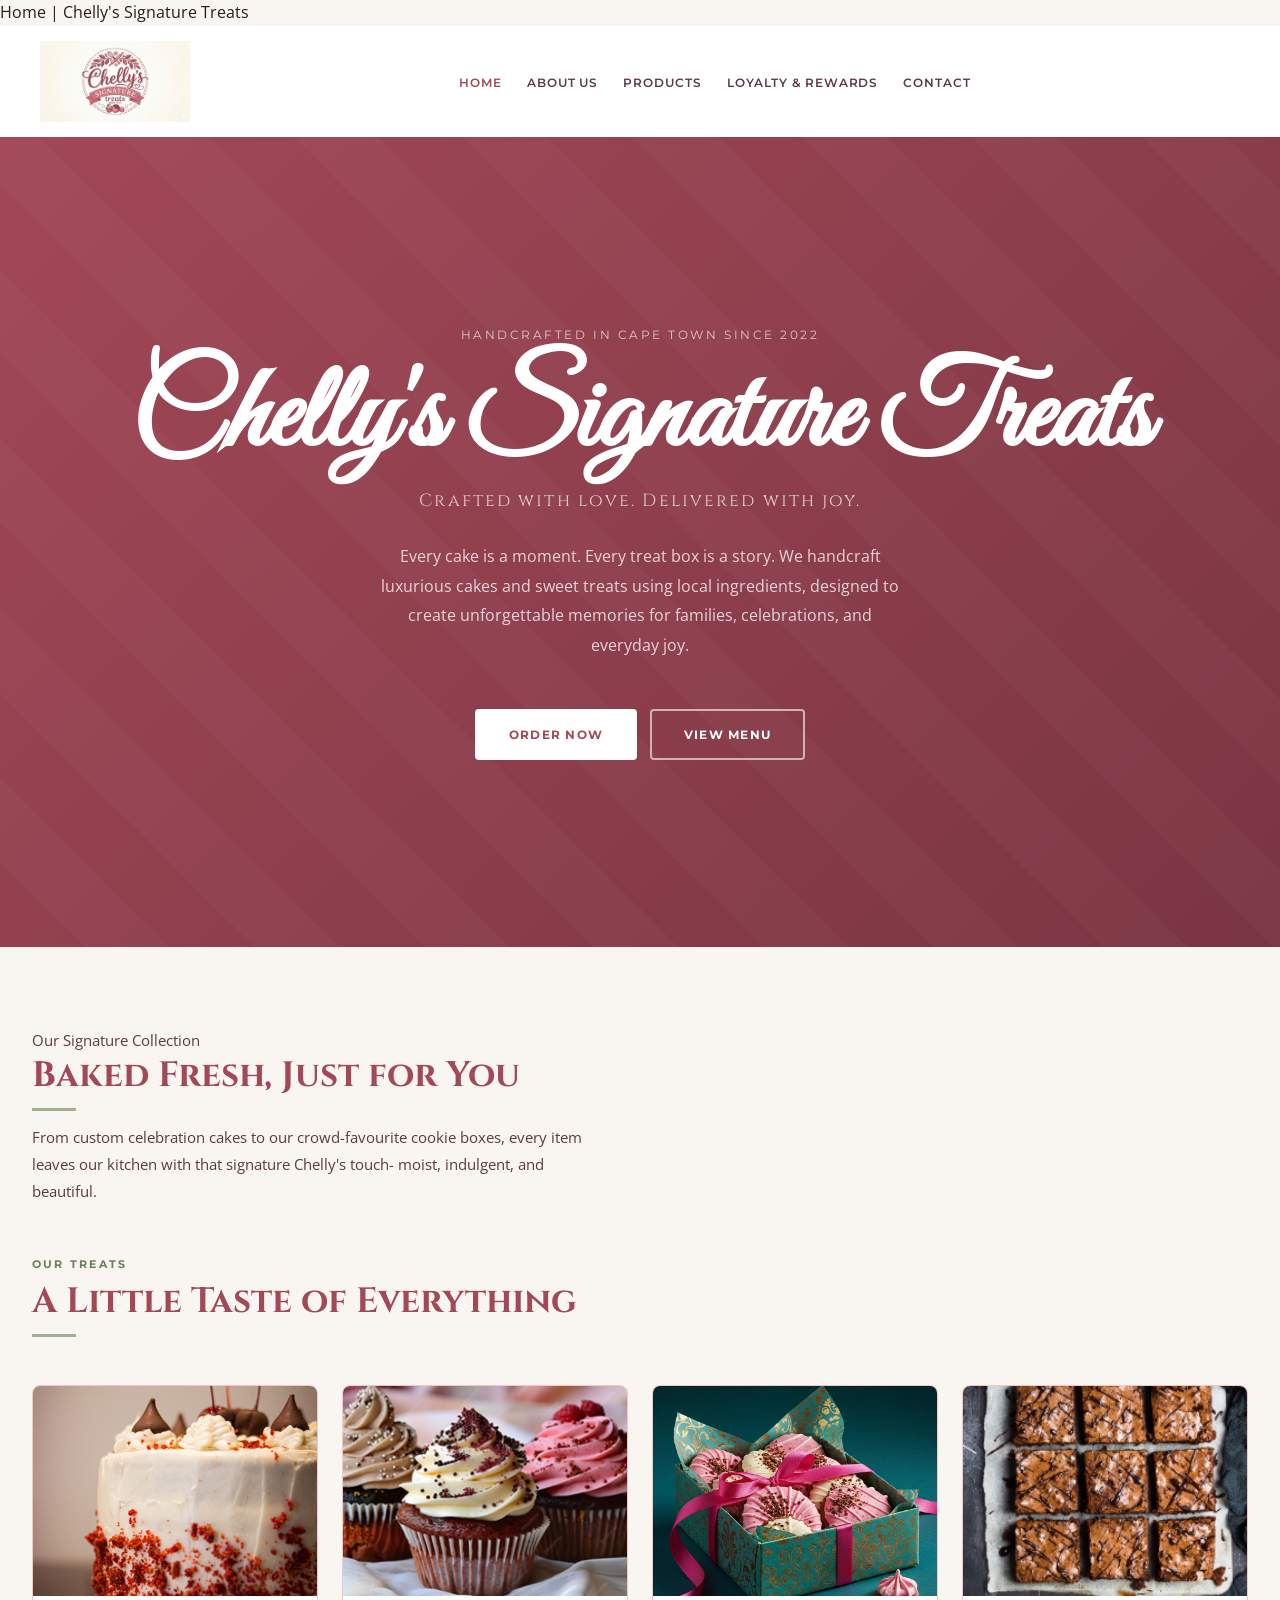
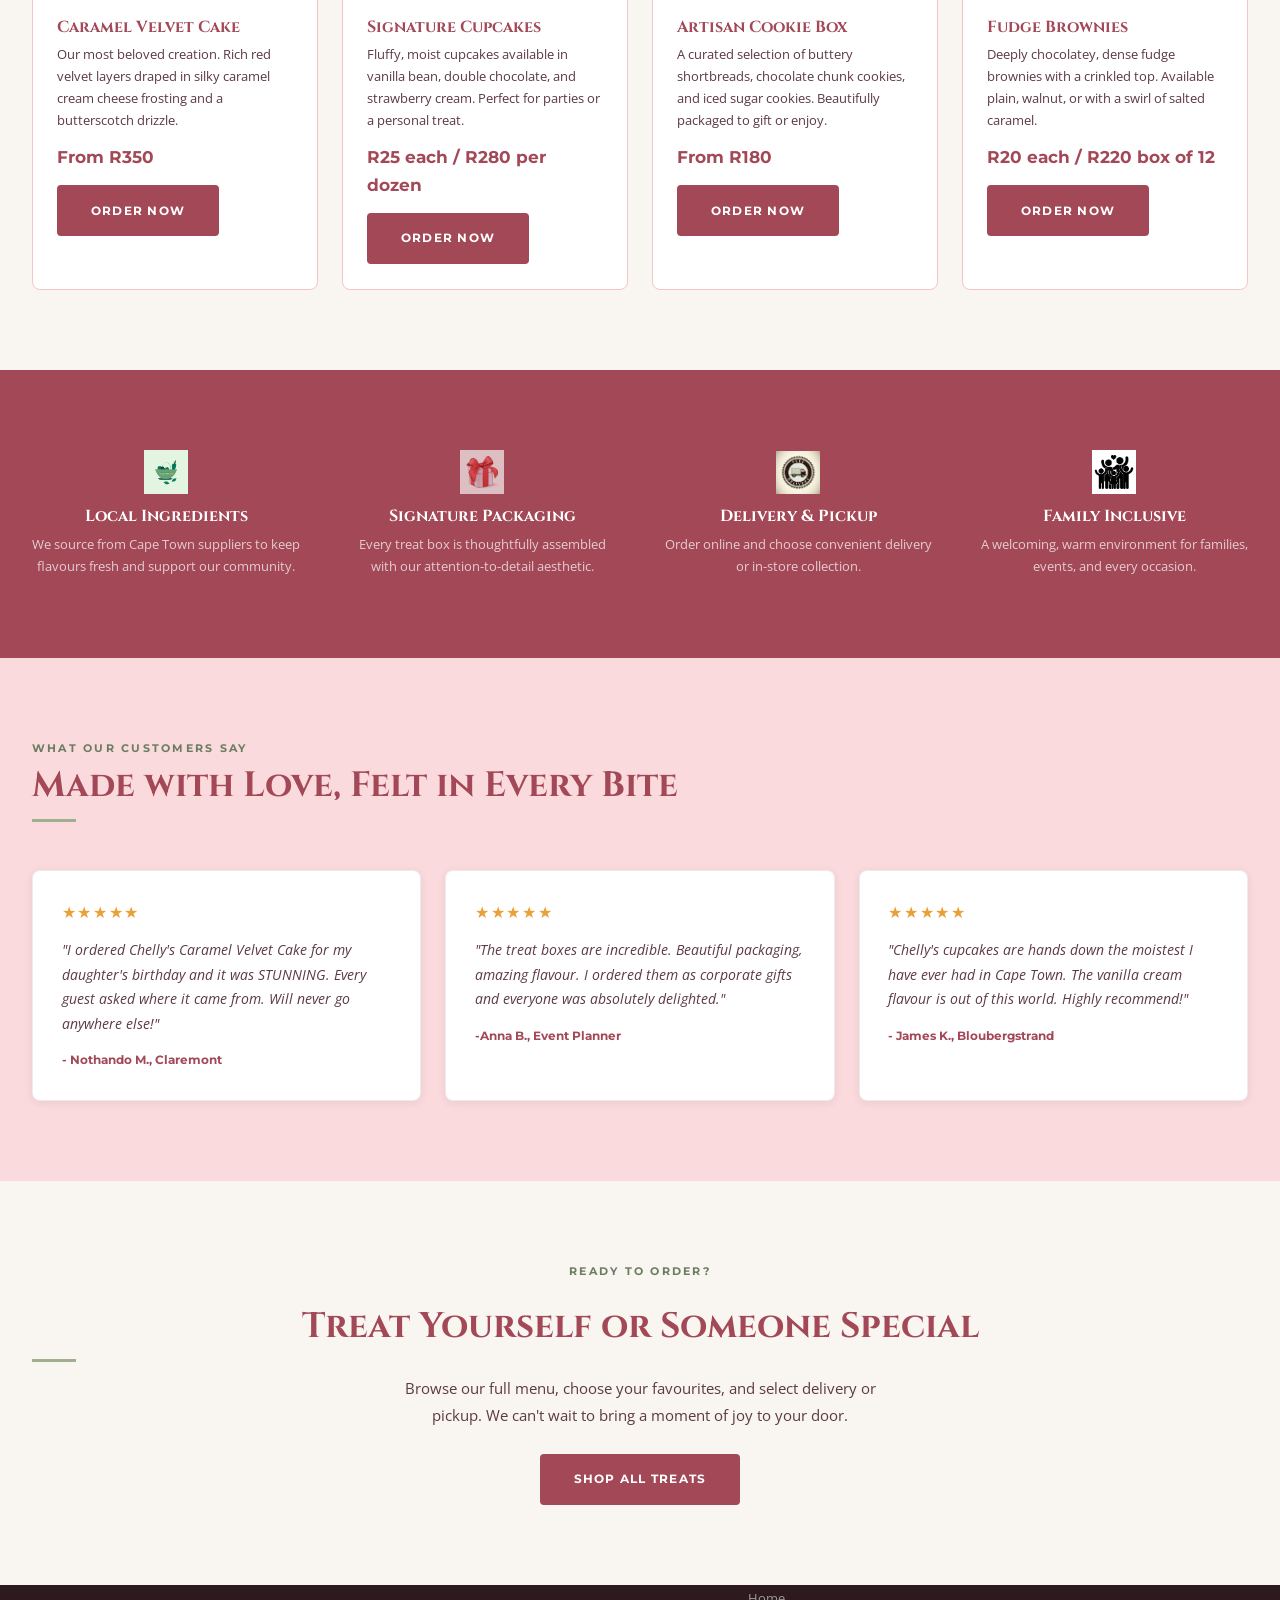
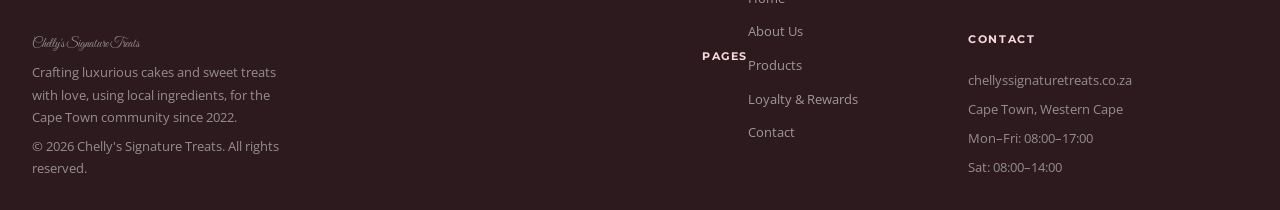
<file: index.html>
<!DOCTYPE html>
<html lang="en">
<head>
  <link rel="stylesheet" href="style.css" />
    <meta charset="UTF-8">
    <meta name="viewport" content="width=device-width, initial-scale=1.0"
    <title>Home | Chelly's Signature Treats</title>
      <meta name="description" content="Handcrafted cakes, cupcakes, cookies and brownies made fresh in Cape Town. Order online for delivery or pickup from Chelly's Signature Treats." />
          <script src="script.js"></script>
</head>
<header class="header-container">
  <div class="nav-logo">
    <a href="index.html">
    </a>
  </div>

<body>
          <img src="images/logo.png" alt="Chelly's Signature Treats" width="150" height="60"/>
    </div>
        <ul class="nav-links">
          <li><a href="index.html">Home</a></li>
          <li><a href="aboutus.html">About Us</a></li>
          <li><a href="product.html">Products</a></li>
          <li><a href="loyaltyandreward.html">Loyalty &amp; Rewards</a></li>
          <li><a href="contactdetail.html">Contact</a></li>
        </ul>
      </nav>
    </header>
 <!-- ═══════════════════════════════════════════
           HERO SECTION
      ═══════════════════════════════════════════ -->
      <section class="hero">
        <p class="hero-eyebrow">Handcrafted in Cape Town since 2022</p>
        <h1>Chelly's Signature Treats</h1>
        <p class="hero-tagline">Crafted with love. Delivered with joy.</p>
        <p class="hero-description">
          Every cake is a moment. Every treat box is a story. We handcraft luxurious
          cakes and sweet treats using local ingredients, designed to create unforgettable
          memories for families, celebrations, and everyday joy.
        </p>
        <div class="hero-buttons">
          <a href="product.html" class="btn-primary">Order Now</a>
          <a href="product.html" class="btn-outline">View Menu</a>
        </div>
      </section>

  <!-- INTRODUCTION -->
   <section class="featured-treats">
        <p "section-label">Our Signature Collection</p>
                <h2>Baked Fresh, Just for You</h2>
        <p class="section-subtitle">
          From custom celebration cakes to our crowd-favourite cookie boxes, every item
          leaves our kitchen with that signature Chelly's touch- moist, indulgent, and beautiful.
 
    <p class="section-label">Our Treats</p>
    <h2 class="section-title">A Little Taste of Everything</h2>
    <div class="photo-grid">
 
      <div class="treats-grid">
 
          <article class="treat-card">
            <div class="treat-image">
              <img src="images/caramelvelvetcake.jpg" width="200" />
            </div>
            <div class="treat-info">
              <h3>Caramel Velvet Cake</h3>
              <p>
                Our most beloved creation. Rich red velvet layers draped in silky caramel
                cream cheese frosting and a butterscotch drizzle.
              </p>
              <p class="treat-price">From R350</p>
              <a href="products.html" class="btn-primary">Order Now</a>
            </div>
          </article>
 
          <article class="treat-card">
            <div class="treat-image">
              <img src="images/cupcakes.png" alt="Signature Cupcakes" />
            </div>
            <div class="treat-info">
              <h3>Signature Cupcakes</h3>
              <p>
                Fluffy, moist cupcakes available in vanilla bean, double chocolate,
                and strawberry cream. Perfect for parties or a personal treat.
              </p>
              <p class="treat-price">R25 each / R280 per dozen</p>
              <a href="products.html" class="btn-primary">Order Now</a>
            </div>
          </article>
 
          <article class="treat-card">
            <div class="treat-image">
              <img src="images/cookiebox.jpg" width="200" />
            </div>
            <div class="treat-info">
              <h3>Artisan Cookie Box</h3>
              <p>
                A curated selection of buttery shortbreads, chocolate chunk cookies, and iced
                sugar cookies. Beautifully packaged to gift or enjoy.
              </p>
              <p class="treat-price">From R180</p>
              <a href="products.html" class="btn-primary">Order Now</a>
            </div>
          </article>
 
          <article class="treat-card">
            <div class="treat-image">
              <img src="images/brownies.png" alt="Fudge Brownies" />
            </div>
            <div class="treat-info">
              <h3>Fudge Brownies</h3>
              <p>
                Deeply chocolatey, dense fudge brownies with a crinkled top. Available plain,
                walnut, or with a swirl of salted caramel.
              </p>
              <p class="treat-price">R20 each / R220 box of 12</p>
              <a href="products.html" class="btn-primary">Order Now</a>
            </div>
          </section> 

             <!-- ═══════════════════════════════════════════
           OUR PROMISE BAND
      ═══════════════════════════════════════════ -->
         
 <section class="promise-band">
        <div class="promise-grid">
 
          <div class="promise-item">
            <img src="images/localingredients.jpg" width="150" height="100" />
            <h3>Local Ingredients</h3>
            <p>We source from Cape Town suppliers to keep flavours fresh and support our community.</p>
          </div>
 
          <div class="promise-item">
            <img src="images/packaginglogo.png" width="150" height="100" />
            <h3>Signature Packaging</h3>
            <p>Every treat box is thoughtfully assembled with our attention-to-detail aesthetic.</p>
          </div>
 
          <div class="promise-item">
            <img src="images/deliveryicon.jpg" width="150" height="100" />
            <h3>Delivery & Pickup</h3>
            <p>Order online and choose convenient delivery or in-store collection.</p>
          </div>
 
          <div class="promise-item">
            <img src="images/familyicon.jpg" width="150" height="100" />
            <h3>Family Inclusive</h3>
            <p>A welcoming, warm environment for families, events, and every occasion.</p>
          </div>
 
        </div>
      </section>
 
       <!-- ═══════════════════════════════════════════
           CUSTOMER TESTIMONIALS
      ═══════════════════════════════════════════ -->
      <section class="testimonials">
        <p class="section-label">What Our Customers Say</p>
        <h2>Made with Love, Felt in Every Bite</h2>
 
        <div class="testimonials-grid">
 
          <article class="testimonial-card">
            <div class="stars" aria-label="5 out of 5 stars">&#9733;&#9733;&#9733;&#9733;&#9733;</div>
            <blockquote>
              "I ordered Chelly's Caramel Velvet Cake for my daughter's birthday and it was
              STUNNING. Every guest asked where it came from. Will never go anywhere else!"
            </blockquote>
            <p class="testimonial-author">- Nothando M., Claremont</p>
          </article>
 
          <article class="testimonial-card">
            <div class="stars" aria-label="5 out of 5 stars">&#9733;&#9733;&#9733;&#9733;&#9733;</div>
            <blockquote>
              "The treat boxes are incredible. Beautiful packaging, amazing flavour.
              I ordered them as corporate gifts and everyone was absolutely delighted."
            </blockquote>
            <p class="testimonial-author">-Anna B., Event Planner</p>
          </article>
 
          <article class="testimonial-card">
            <div class="stars" aria-label="5 out of 5 stars">&#9733;&#9733;&#9733;&#9733;&#9733;</div>
            <blockquote>
              "Chelly's cupcakes are hands down the moistest I have ever had in Cape Town.
              The vanilla cream flavour is out of this world. Highly recommend!"
            </blockquote>
            <p class="testimonial-author">- James K., Bloubergstrand</p>
          </article>
 
        </div>
      </section>
 
      <!-- ═══════════════════════════════════════════
           CALL TO ACTION
      ═══════════════════════════════════════════ -->
      <section class="cta-section">
        <p class="section-label">Ready to Order?</p>
        <h2>Treat Yourself or Someone Special</h2>
        <p>
          Browse our full menu, choose your favourites, and select delivery or pickup.
          We can't wait to bring a moment of joy to your door.
        </p>
        <a href="product.html" class="btn-primary">Shop All Treats</a>
      </section>
 
    </main>
 
    <!-- ═══════════════════════════════════════════
         FOOTER
    ═══════════════════════════════════════════ -->
    <footer>
      <div class="footer-grid">
 
        <div class="footer-brand">
          <p class="footer-logo">Chelly's Signature Treats</p>
          <p>
            Crafting luxurious cakes and sweet treats with love, using local ingredients,
            for the Cape Town community since 2022.
          </p>
          <p>&copy; 2026 Chelly's Signature Treats. All rights reserved.</p>
        </div>
 
        <nav aria-label="Footer navigation">
          <h4>Pages</h4>
          <ul>
            <li><a href="index.html">Home</a></li>
            <li><a href="aboutus.html">About Us</a></li>
            <li><a href="product.html">Products</a></li>
            <li><a href="loyaltyandreward.html">Loyalty & Rewards</a></li>
            <li><a href="contactdetail.html">Contact</a></li>
          </ul>
        </nav>
 
        <div class="footer-contact">
          <h4>Contact</h4>
          <ul>
            <li>chellyssignaturetreats.co.za</li>
            <li>Cape Town, Western Cape</li>
            <li>Mon–Fri: 08:00–17:00</li>
            <li>Sat: 08:00–14:00</li>
          </ul>
        </div>
 
      </div>
    </footer>
 
   
  </body>
</html>
</file>
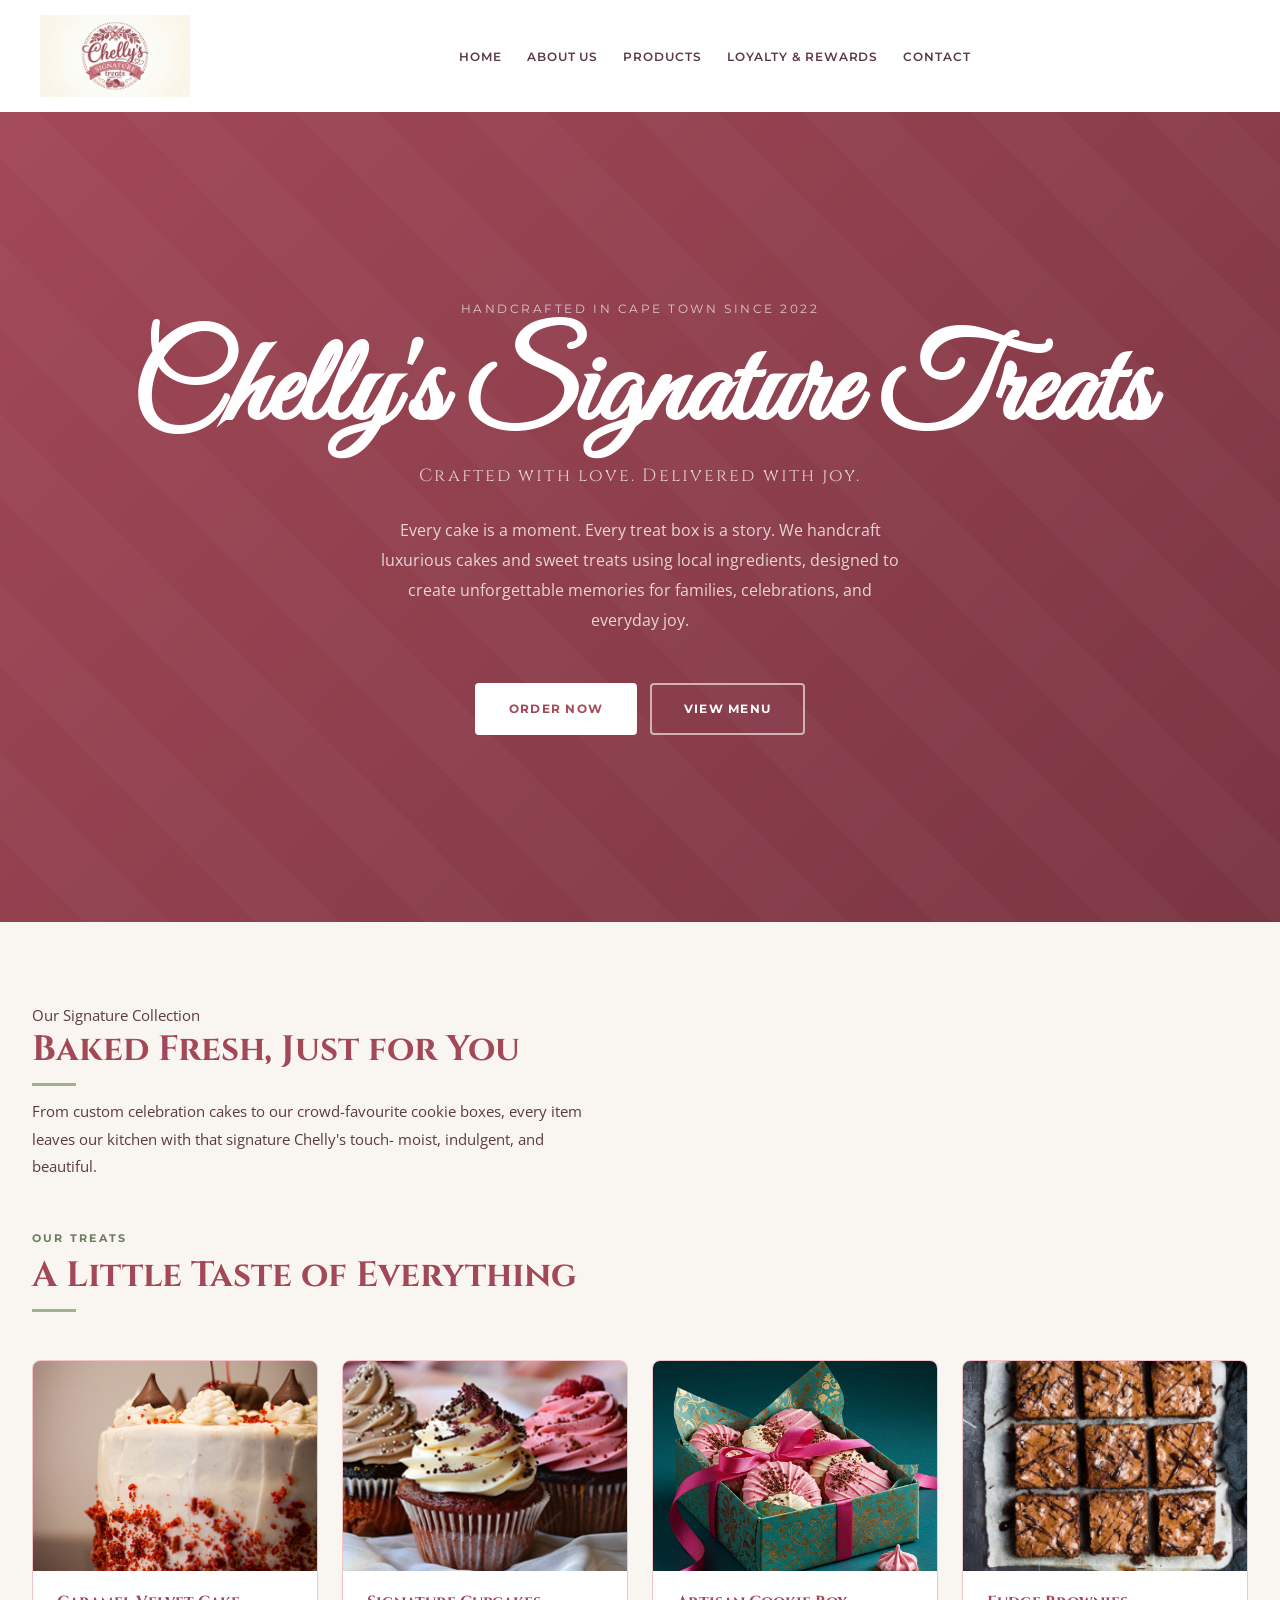
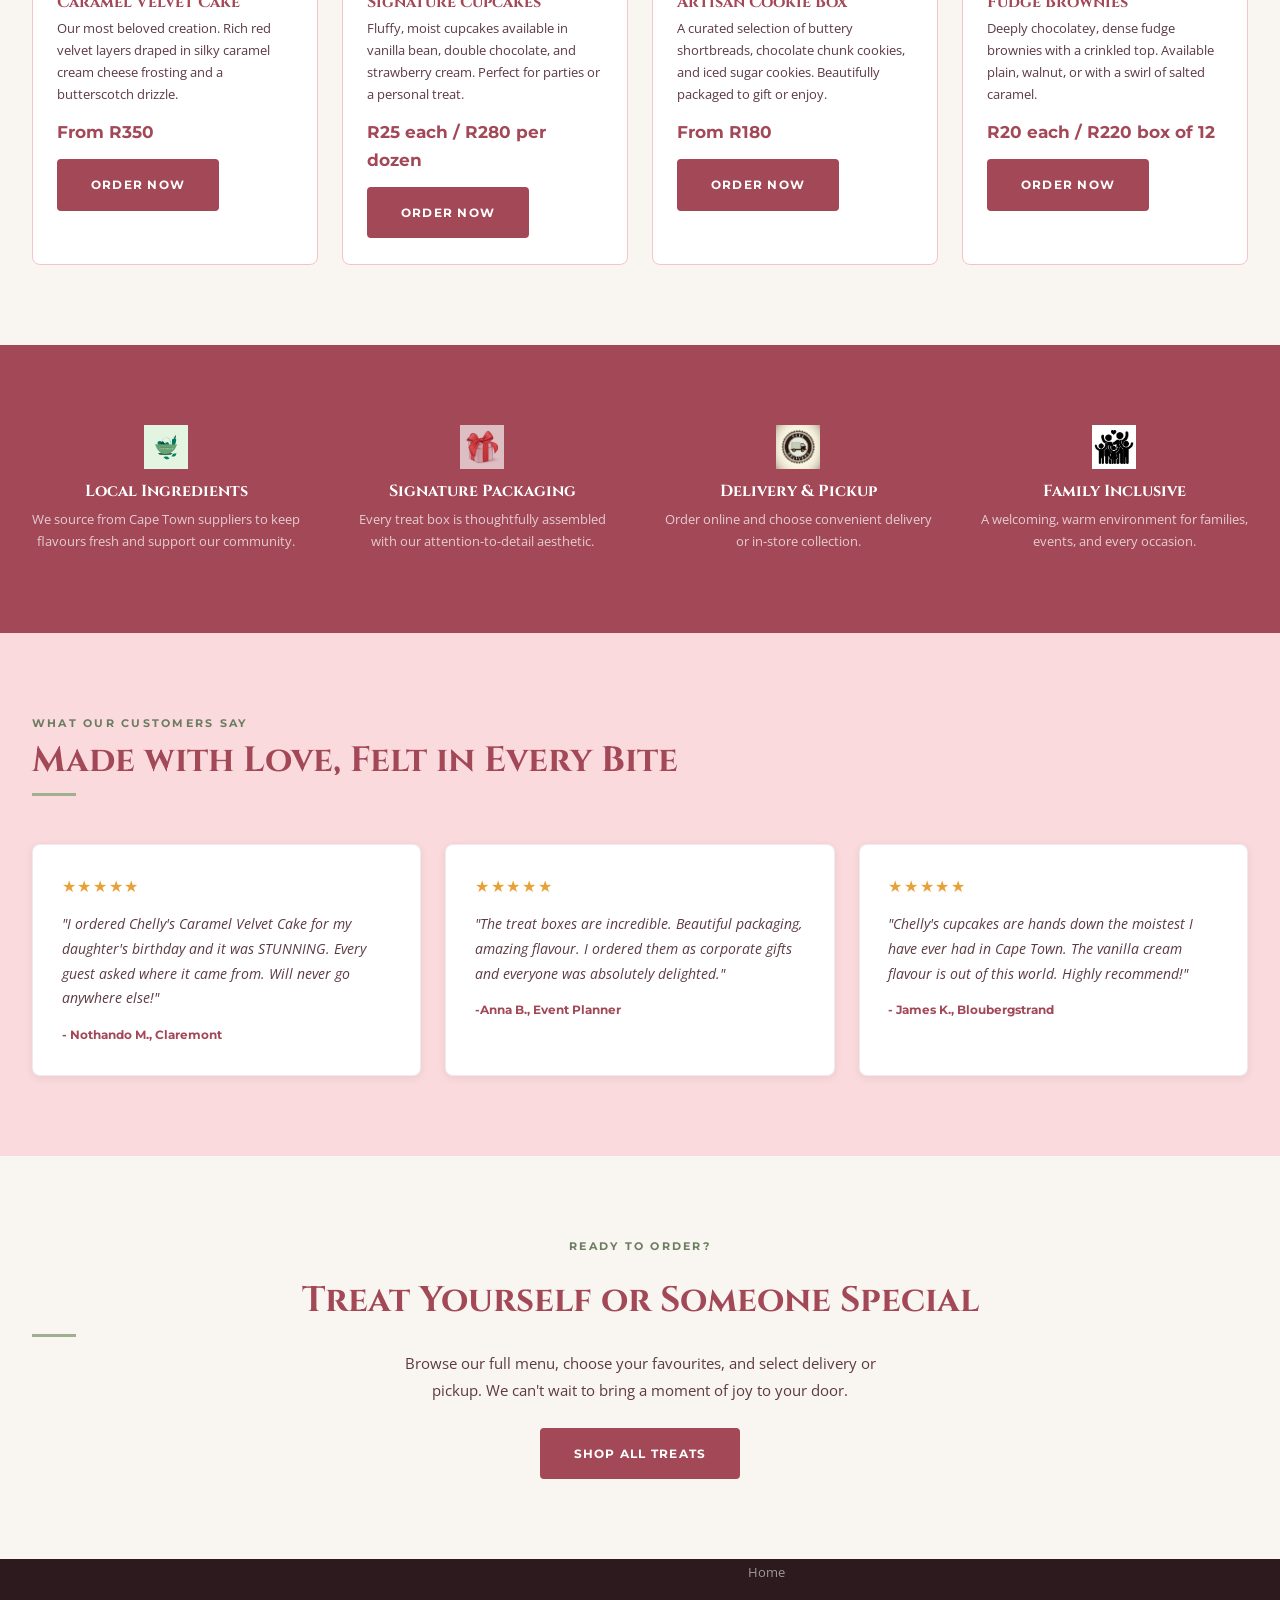
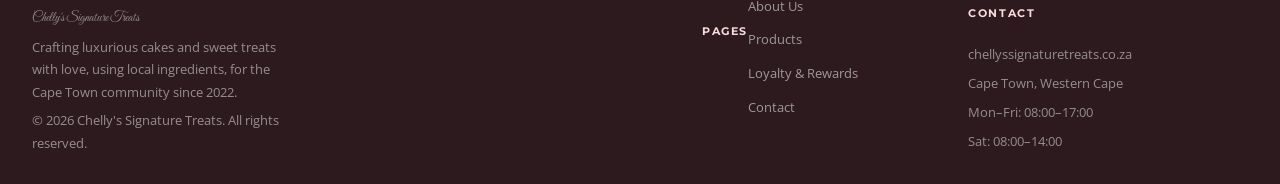
<file: css/index.html>
<!DOCTYPE html>
<html lang="en">
<head>
  <link rel="stylesheet" href="style.css" />
    <meta charset="UTF-8">
    <meta name="viewport" content="width=device-width, initial-scale=1.0">
    <title>Home | Chelly's Signature Treats</title>
          

</head>
<header class="header-container">
  <div class="nav-logo">
    <a href="index.html">
    </a>
  </div>

<body>
          <img src="images/logo.png" alt="Chelly's Signature Treats" width="150" height="60"/>
    </div>
        <ul class="nav-links">
          <li><a href="index.html">Home</a></li>
          <li><a href="aboutus.html">About Us</a></li>
          <li><a href="product.html">Products</a></li>
          <li><a href="loyaltyandreward.html">Loyalty &amp; Rewards</a></li>
          <li><a href="contactdetail.html">Contact</a></li>
        </ul>
      </nav>
    </header>
 <!-- ═══════════════════════════════════════════
           HERO SECTION
      ═══════════════════════════════════════════ -->
      <section class="hero">
        <p class="hero-eyebrow">Handcrafted in Cape Town since 2022</p>
        <h1>Chelly's Signature Treats</h1>
        <p class="hero-tagline">Crafted with love. Delivered with joy.</p>
        <p class="hero-description">
          Every cake is a moment. Every treat box is a story. We handcraft luxurious
          cakes and sweet treats using local ingredients, designed to create unforgettable
          memories for families, celebrations, and everyday joy.
        </p>
        <div class="hero-buttons">
          <a href="products.html" class="btn-primary">Order Now</a>
          <a href="products.html" class="btn-outline">View Menu</a>
        </div>
      </section>

  <!-- INTRODUCTION -->
   <section class="featured-treats">
        <p "section-label">Our Signature Collection</p>
                <h2>Baked Fresh, Just for You</h2>
        <p class="section-subtitle">
          From custom celebration cakes to our crowd-favourite cookie boxes, every item
          leaves our kitchen with that signature Chelly's touch- moist, indulgent, and beautiful.
 
    <p class="section-label">Our Treats</p>
    <h2 class="section-title">A Little Taste of Everything</h2>
    <div class="photo-grid">
 
      <div class="treats-grid">
 
          <article class="treat-card">
            <div class="treat-image">
              <img src="images/caramelvelvetcake.jpg" width="200" />
            </div>
            <div class="treat-info">
              <h3>Caramel Velvet Cake</h3>
              <p>
                Our most beloved creation. Rich red velvet layers draped in silky caramel
                cream cheese frosting and a butterscotch drizzle.
              </p>
              <p class="treat-price">From R350</p>
              <a href="products.html" class="btn-primary">Order Now</a>
            </div>
          </article>
 
          <article class="treat-card">
            <div class="treat-image">
              <img src="images/cupcakes.png" alt="Signature Cupcakes" />
            </div>
            <div class="treat-info">
              <h3>Signature Cupcakes</h3>
              <p>
                Fluffy, moist cupcakes available in vanilla bean, double chocolate,
                and strawberry cream. Perfect for parties or a personal treat.
              </p>
              <p class="treat-price">R25 each / R280 per dozen</p>
              <a href="products.html" class="btn-primary">Order Now</a>
            </div>
          </article>
 
          <article class="treat-card">
            <div class="treat-image">
              <img src="images/cookiebox.jpg" width="200" />
            </div>
            <div class="treat-info">
              <h3>Artisan Cookie Box</h3>
              <p>
                A curated selection of buttery shortbreads, chocolate chunk cookies, and iced
                sugar cookies. Beautifully packaged to gift or enjoy.
              </p>
              <p class="treat-price">From R180</p>
              <a href="products.html" class="btn-primary">Order Now</a>
            </div>
          </article>
 
          <article class="treat-card">
            <div class="treat-image">
              <img src="images/brownies.png" alt="Fudge Brownies" />
            </div>
            <div class="treat-info">
              <h3>Fudge Brownies</h3>
              <p>
                Deeply chocolatey, dense fudge brownies with a crinkled top. Available plain,
                walnut, or with a swirl of salted caramel.
              </p>
              <p class="treat-price">R20 each / R220 box of 12</p>
              <a href="products.html" class="btn-primary">Order Now</a>
            </div>
          </section> 

             <!-- ═══════════════════════════════════════════
           OUR PROMISE BAND
      ═══════════════════════════════════════════ -->
         
 <section class="promise-band">
        <div class="promise-grid">
 
          <div class="promise-item">
            <img src="images/localingredients.jpg" width="150" height="100" />
            <h3>Local Ingredients</h3>
            <p>We source from Cape Town suppliers to keep flavours fresh and support our community.</p>
          </div>
 
          <div class="promise-item">
            <img src="images/packaginglogo.png" width="150" height="100" />
            <h3>Signature Packaging</h3>
            <p>Every treat box is thoughtfully assembled with our attention-to-detail aesthetic.</p>
          </div>
 
          <div class="promise-item">
            <img src="images/deliveryicon.jpg" width="150" height="100" />
            <h3>Delivery & Pickup</h3>
            <p>Order online and choose convenient delivery or in-store collection.</p>
          </div>
 
          <div class="promise-item">
            <img src="images/familyicon.jpg" width="150" height="100" />
            <h3>Family Inclusive</h3>
            <p>A welcoming, warm environment for families, events, and every occasion.</p>
          </div>
 
        </div>
      </section>
 
       <!-- ═══════════════════════════════════════════
           CUSTOMER TESTIMONIALS
      ═══════════════════════════════════════════ -->
      <section class="testimonials">
        <p class="section-label">What Our Customers Say</p>
        <h2>Made with Love, Felt in Every Bite</h2>
 
        <div class="testimonials-grid">
 
          <article class="testimonial-card">
            <div class="stars" aria-label="5 out of 5 stars">&#9733;&#9733;&#9733;&#9733;&#9733;</div>
            <blockquote>
              "I ordered Chelly's Caramel Velvet Cake for my daughter's birthday and it was
              STUNNING. Every guest asked where it came from. Will never go anywhere else!"
            </blockquote>
            <p class="testimonial-author">- Nothando M., Claremont</p>
          </article>
 
          <article class="testimonial-card">
            <div class="stars" aria-label="5 out of 5 stars">&#9733;&#9733;&#9733;&#9733;&#9733;</div>
            <blockquote>
              "The treat boxes are incredible. Beautiful packaging, amazing flavour.
              I ordered them as corporate gifts and everyone was absolutely delighted."
            </blockquote>
            <p class="testimonial-author">-Anna B., Event Planner</p>
          </article>
 
          <article class="testimonial-card">
            <div class="stars" aria-label="5 out of 5 stars">&#9733;&#9733;&#9733;&#9733;&#9733;</div>
            <blockquote>
              "Chelly's cupcakes are hands down the moistest I have ever had in Cape Town.
              The vanilla cream flavour is out of this world. Highly recommend!"
            </blockquote>
            <p class="testimonial-author">- James K., Bloubergstrand</p>
          </article>
 
        </div>
      </section>
 
      <!-- ═══════════════════════════════════════════
           CALL TO ACTION
      ═══════════════════════════════════════════ -->
      <section class="cta-section">
        <p class="section-label">Ready to Order?</p>
        <h2>Treat Yourself or Someone Special</h2>
        <p>
          Browse our full menu, choose your favourites, and select delivery or pickup.
          We can't wait to bring a moment of joy to your door.
        </p>
        <a href="product.html" class="btn-primary">Shop All Treats</a>
      </section>
 
    </main>
 
    <!-- ═══════════════════════════════════════════
         FOOTER
    ═══════════════════════════════════════════ -->
    <footer>
      <div class="footer-grid">
 
        <div class="footer-brand">
          <p class="footer-logo">Chelly's Signature Treats</p>
          <p>
            Crafting luxurious cakes and sweet treats with love, using local ingredients,
            for the Cape Town community since 2022.
          </p>
          <p>&copy; 2026 Chelly's Signature Treats. All rights reserved.</p>
        </div>
 
        <nav aria-label="Footer navigation">
          <h4>Pages</h4>
          <ul>
            <li><a href="index.html">Home</a></li>
            <li><a href="aboutus.html">About Us</a></li>
            <li><a href="product.html">Products</a></li>
            <li><a href="loyaltyandreward.html">Loyalty & Rewards</a></li>
            <li><a href="contactdetail.html">Contact</a></li>
          </ul>
        </nav>
 
        <div class="footer-contact">
          <h4>Contact</h4>
          <ul>
            <li>chellyssignaturetreats.co.za</li>
            <li>Cape Town, Western Cape</li>
            <li>Mon–Fri: 08:00–17:00</li>
            <li>Sat: 08:00–14:00</li>
          </ul>
        </div>
 
      </div>
    </footer>
 
   
  </body>
</html>
</file>
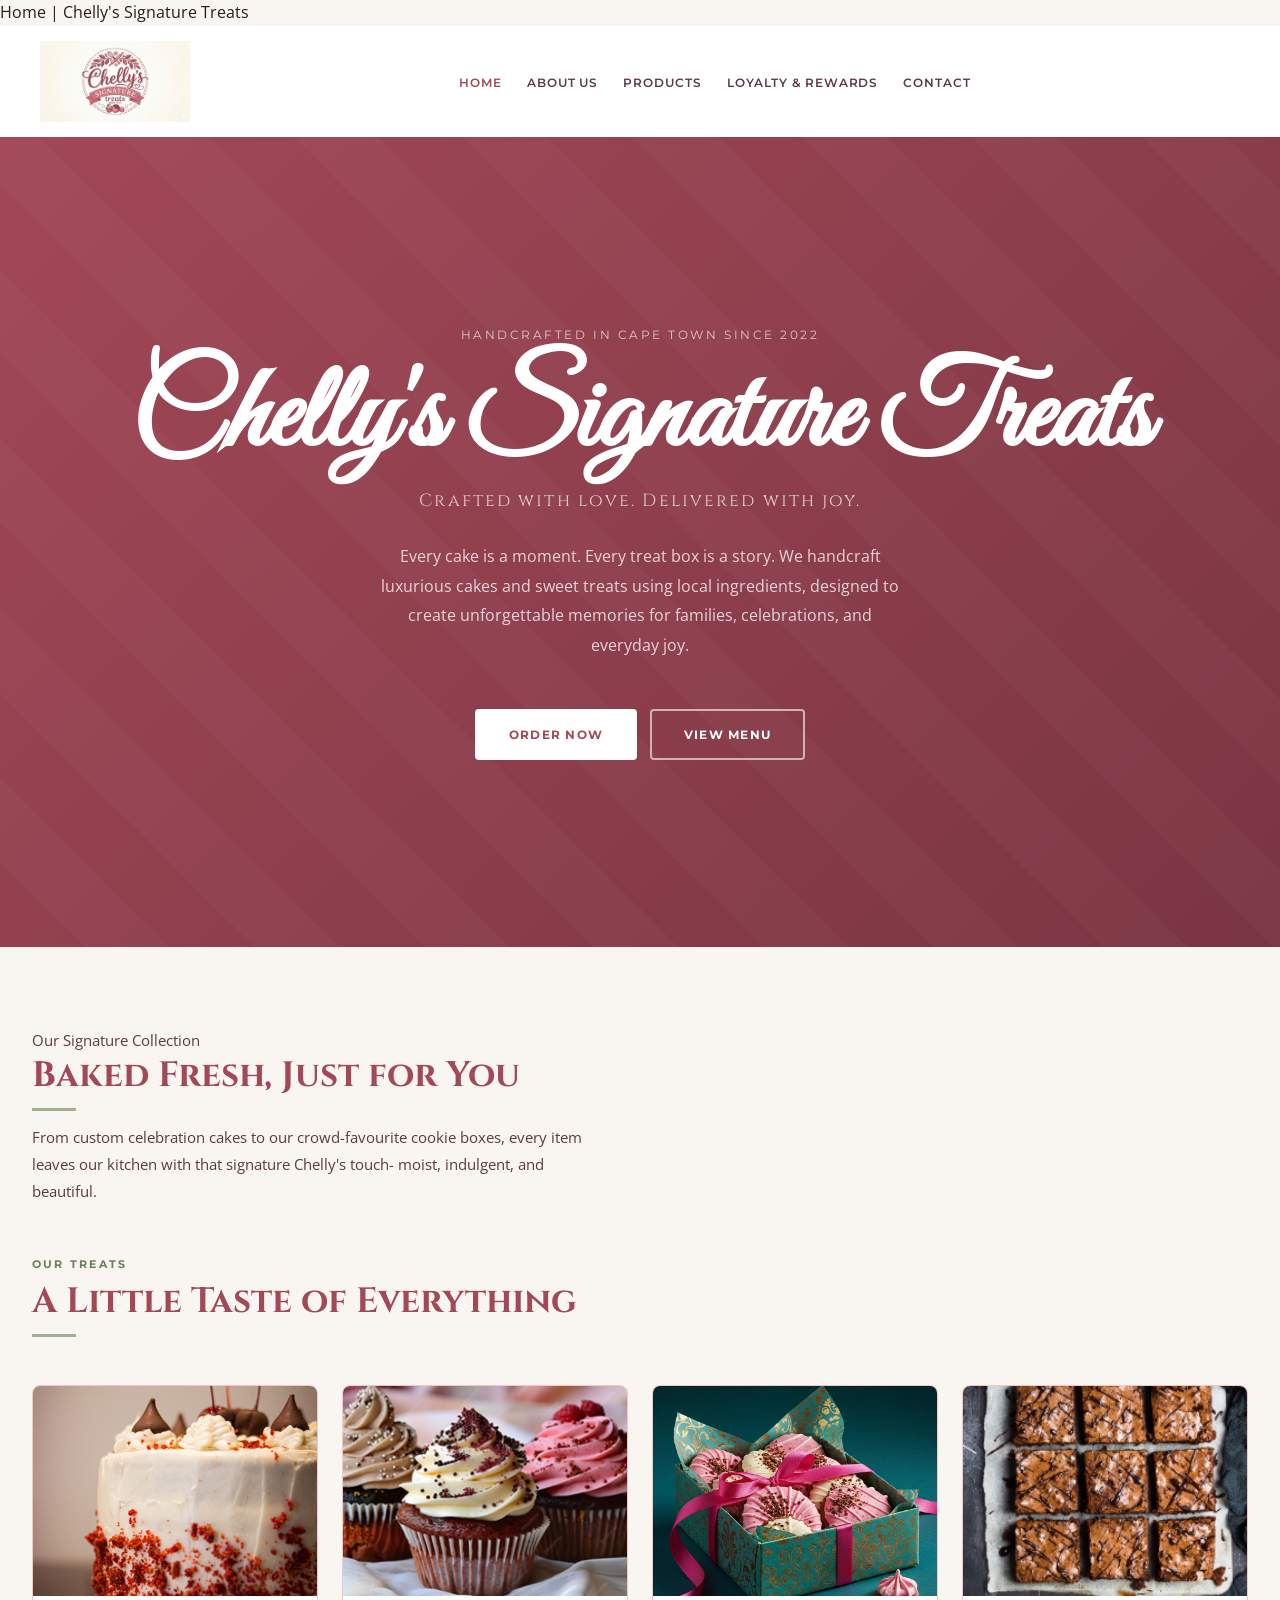
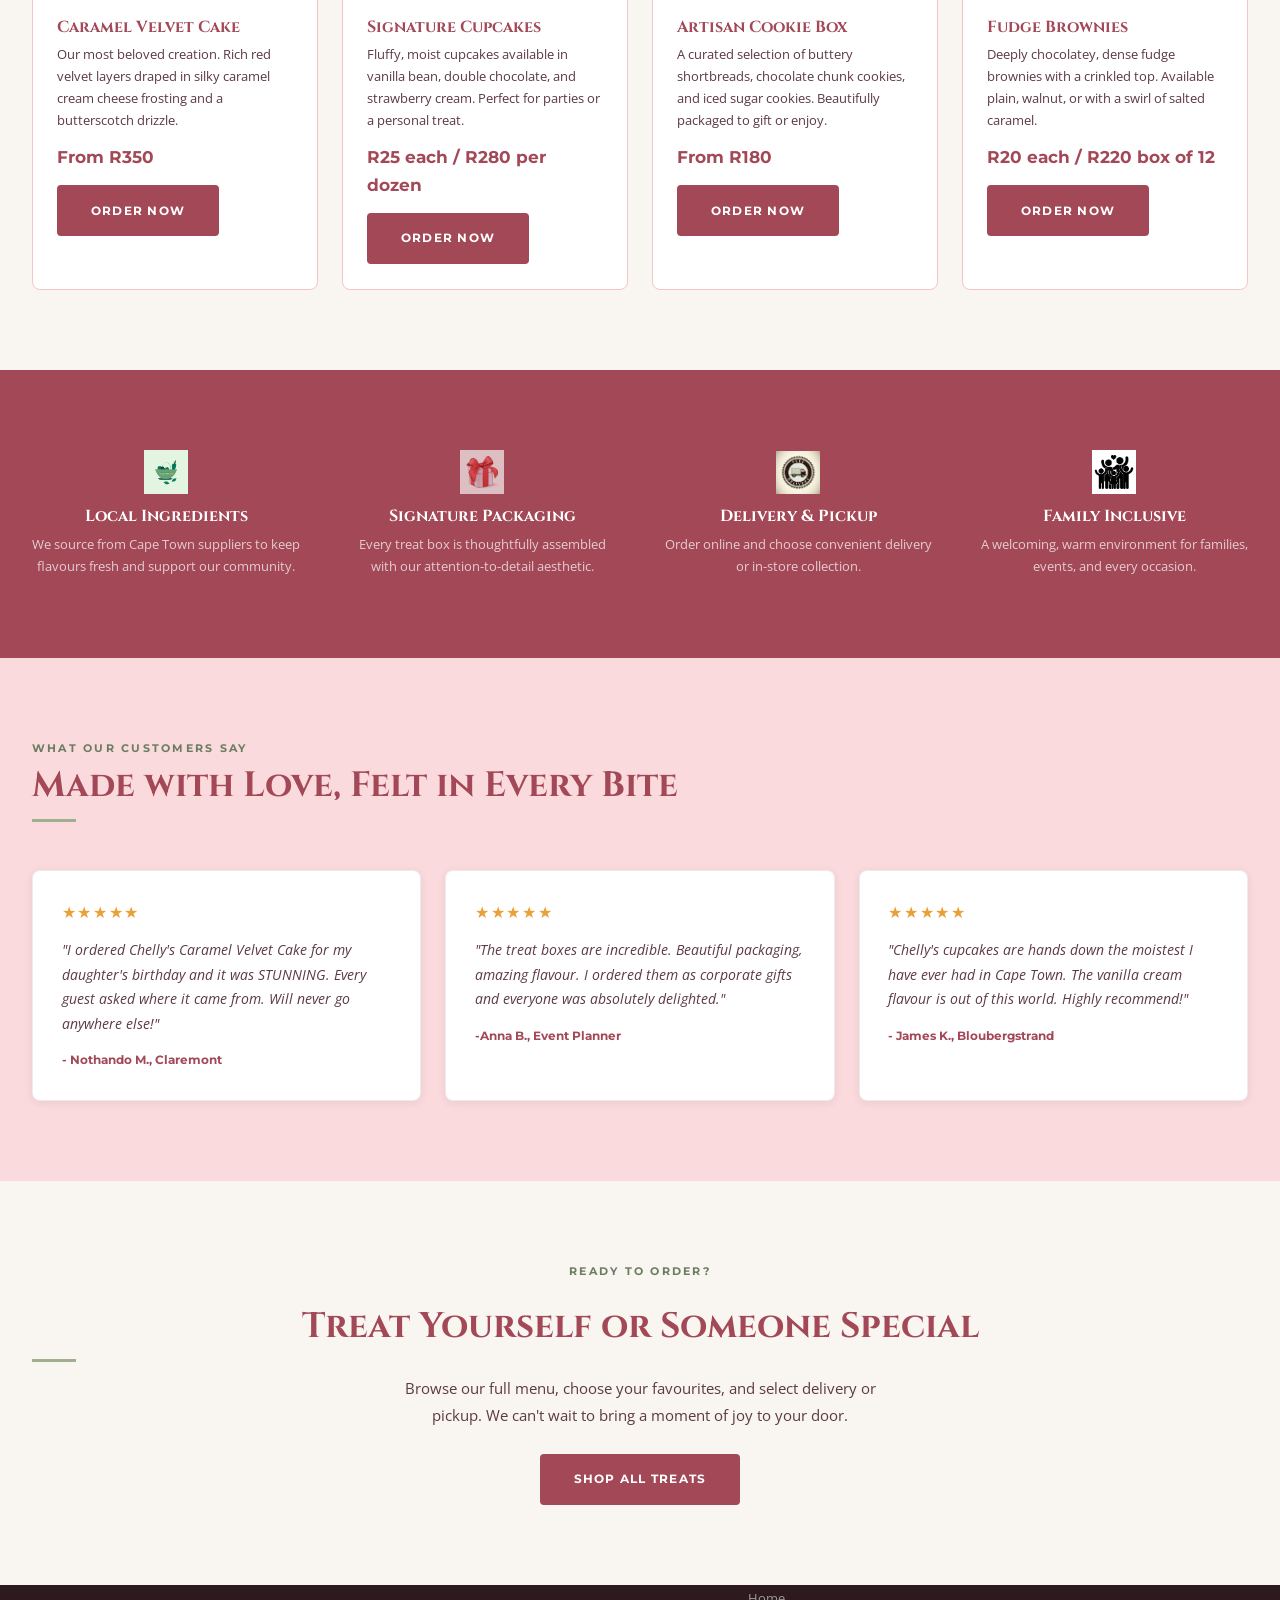
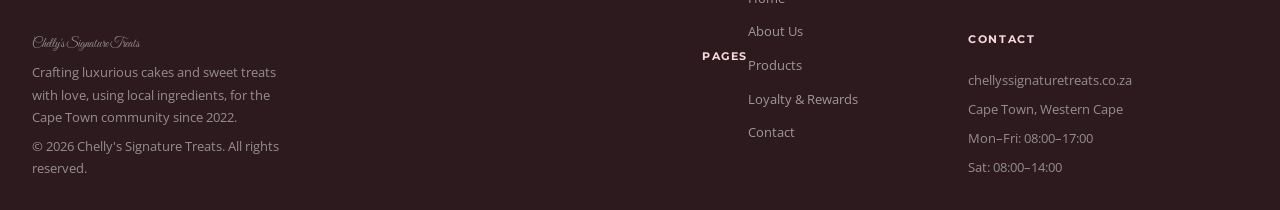
<file: javascript/index.html>
<!DOCTYPE html>
<html lang="en">
<head>
  <link rel="stylesheet" href="style.css" />
    <meta charset="UTF-8">
    <meta name="viewport" content="width=device-width, initial-scale=1.0"
    <title>Home | Chelly's Signature Treats</title>
      <meta name="description" content="Handcrafted cakes, cupcakes, cookies and brownies made fresh in Cape Town. Order online for delivery or pickup from Chelly's Signature Treats." />
          <script src="script.js"></script>
</head>
<header class="header-container">
  <div class="nav-logo">
    <a href="index.html">
    </a>
  </div>

<body>
          <img src="images/logo.png" alt="Chelly's Signature Treats" width="150" height="60"/>
    </div>
        <ul class="nav-links">
          <li><a href="index.html">Home</a></li>
          <li><a href="aboutus.html">About Us</a></li>
          <li><a href="product.html">Products</a></li>
          <li><a href="loyaltyandreward.html">Loyalty &amp; Rewards</a></li>
          <li><a href="contactdetail.html">Contact</a></li>
        </ul>
      </nav>
    </header>
 <!-- ═══════════════════════════════════════════
           HERO SECTION
      ═══════════════════════════════════════════ -->
      <section class="hero">
        <p class="hero-eyebrow">Handcrafted in Cape Town since 2022</p>
        <h1>Chelly's Signature Treats</h1>
        <p class="hero-tagline">Crafted with love. Delivered with joy.</p>
        <p class="hero-description">
          Every cake is a moment. Every treat box is a story. We handcraft luxurious
          cakes and sweet treats using local ingredients, designed to create unforgettable
          memories for families, celebrations, and everyday joy.
        </p>
        <div class="hero-buttons">
          <a href="product.html" class="btn-primary">Order Now</a>
          <a href="product.html" class="btn-outline">View Menu</a>
        </div>
      </section>

  <!-- INTRODUCTION -->
   <section class="featured-treats">
        <p "section-label">Our Signature Collection</p>
                <h2>Baked Fresh, Just for You</h2>
        <p class="section-subtitle">
          From custom celebration cakes to our crowd-favourite cookie boxes, every item
          leaves our kitchen with that signature Chelly's touch- moist, indulgent, and beautiful.
 
    <p class="section-label">Our Treats</p>
    <h2 class="section-title">A Little Taste of Everything</h2>
    <div class="photo-grid">
 
      <div class="treats-grid">
 
          <article class="treat-card">
            <div class="treat-image">
              <img src="images/caramelvelvetcake.jpg" width="200" />
            </div>
            <div class="treat-info">
              <h3>Caramel Velvet Cake</h3>
              <p>
                Our most beloved creation. Rich red velvet layers draped in silky caramel
                cream cheese frosting and a butterscotch drizzle.
              </p>
              <p class="treat-price">From R350</p>
              <a href="products.html" class="btn-primary">Order Now</a>
            </div>
          </article>
 
          <article class="treat-card">
            <div class="treat-image">
              <img src="images/cupcakes.png" alt="Signature Cupcakes" />
            </div>
            <div class="treat-info">
              <h3>Signature Cupcakes</h3>
              <p>
                Fluffy, moist cupcakes available in vanilla bean, double chocolate,
                and strawberry cream. Perfect for parties or a personal treat.
              </p>
              <p class="treat-price">R25 each / R280 per dozen</p>
              <a href="products.html" class="btn-primary">Order Now</a>
            </div>
          </article>
 
          <article class="treat-card">
            <div class="treat-image">
              <img src="images/cookiebox.jpg" width="200" />
            </div>
            <div class="treat-info">
              <h3>Artisan Cookie Box</h3>
              <p>
                A curated selection of buttery shortbreads, chocolate chunk cookies, and iced
                sugar cookies. Beautifully packaged to gift or enjoy.
              </p>
              <p class="treat-price">From R180</p>
              <a href="products.html" class="btn-primary">Order Now</a>
            </div>
          </article>
 
          <article class="treat-card">
            <div class="treat-image">
              <img src="images/brownies.png" alt="Fudge Brownies" />
            </div>
            <div class="treat-info">
              <h3>Fudge Brownies</h3>
              <p>
                Deeply chocolatey, dense fudge brownies with a crinkled top. Available plain,
                walnut, or with a swirl of salted caramel.
              </p>
              <p class="treat-price">R20 each / R220 box of 12</p>
              <a href="products.html" class="btn-primary">Order Now</a>
            </div>
          </section> 

             <!-- ═══════════════════════════════════════════
           OUR PROMISE BAND
      ═══════════════════════════════════════════ -->
         
 <section class="promise-band">
        <div class="promise-grid">
 
          <div class="promise-item">
            <img src="images/localingredients.jpg" width="150" height="100" />
            <h3>Local Ingredients</h3>
            <p>We source from Cape Town suppliers to keep flavours fresh and support our community.</p>
          </div>
 
          <div class="promise-item">
            <img src="images/packaginglogo.png" width="150" height="100" />
            <h3>Signature Packaging</h3>
            <p>Every treat box is thoughtfully assembled with our attention-to-detail aesthetic.</p>
          </div>
 
          <div class="promise-item">
            <img src="images/deliveryicon.jpg" width="150" height="100" />
            <h3>Delivery & Pickup</h3>
            <p>Order online and choose convenient delivery or in-store collection.</p>
          </div>
 
          <div class="promise-item">
            <img src="images/familyicon.jpg" width="150" height="100" />
            <h3>Family Inclusive</h3>
            <p>A welcoming, warm environment for families, events, and every occasion.</p>
          </div>
 
        </div>
      </section>
 
       <!-- ═══════════════════════════════════════════
           CUSTOMER TESTIMONIALS
      ═══════════════════════════════════════════ -->
      <section class="testimonials">
        <p class="section-label">What Our Customers Say</p>
        <h2>Made with Love, Felt in Every Bite</h2>
 
        <div class="testimonials-grid">
 
          <article class="testimonial-card">
            <div class="stars" aria-label="5 out of 5 stars">&#9733;&#9733;&#9733;&#9733;&#9733;</div>
            <blockquote>
              "I ordered Chelly's Caramel Velvet Cake for my daughter's birthday and it was
              STUNNING. Every guest asked where it came from. Will never go anywhere else!"
            </blockquote>
            <p class="testimonial-author">- Nothando M., Claremont</p>
          </article>
 
          <article class="testimonial-card">
            <div class="stars" aria-label="5 out of 5 stars">&#9733;&#9733;&#9733;&#9733;&#9733;</div>
            <blockquote>
              "The treat boxes are incredible. Beautiful packaging, amazing flavour.
              I ordered them as corporate gifts and everyone was absolutely delighted."
            </blockquote>
            <p class="testimonial-author">-Anna B., Event Planner</p>
          </article>
 
          <article class="testimonial-card">
            <div class="stars" aria-label="5 out of 5 stars">&#9733;&#9733;&#9733;&#9733;&#9733;</div>
            <blockquote>
              "Chelly's cupcakes are hands down the moistest I have ever had in Cape Town.
              The vanilla cream flavour is out of this world. Highly recommend!"
            </blockquote>
            <p class="testimonial-author">- James K., Bloubergstrand</p>
          </article>
 
        </div>
      </section>
 
      <!-- ═══════════════════════════════════════════
           CALL TO ACTION
      ═══════════════════════════════════════════ -->
      <section class="cta-section">
        <p class="section-label">Ready to Order?</p>
        <h2>Treat Yourself or Someone Special</h2>
        <p>
          Browse our full menu, choose your favourites, and select delivery or pickup.
          We can't wait to bring a moment of joy to your door.
        </p>
        <a href="product.html" class="btn-primary">Shop All Treats</a>
      </section>
 
    </main>
 
    <!-- ═══════════════════════════════════════════
         FOOTER
    ═══════════════════════════════════════════ -->
    <footer>
      <div class="footer-grid">
 
        <div class="footer-brand">
          <p class="footer-logo">Chelly's Signature Treats</p>
          <p>
            Crafting luxurious cakes and sweet treats with love, using local ingredients,
            for the Cape Town community since 2022.
          </p>
          <p>&copy; 2026 Chelly's Signature Treats. All rights reserved.</p>
        </div>
 
        <nav aria-label="Footer navigation">
          <h4>Pages</h4>
          <ul>
            <li><a href="index.html">Home</a></li>
            <li><a href="aboutus.html">About Us</a></li>
            <li><a href="product.html">Products</a></li>
            <li><a href="loyaltyandreward.html">Loyalty & Rewards</a></li>
            <li><a href="contactdetail.html">Contact</a></li>
          </ul>
        </nav>
 
        <div class="footer-contact">
          <h4>Contact</h4>
          <ul>
            <li>chellyssignaturetreats.co.za</li>
            <li>Cape Town, Western Cape</li>
            <li>Mon–Fri: 08:00–17:00</li>
            <li>Sat: 08:00–14:00</li>
          </ul>
        </div>
 
      </div>
    </footer>
 
   
  </body>
</html>
</file>
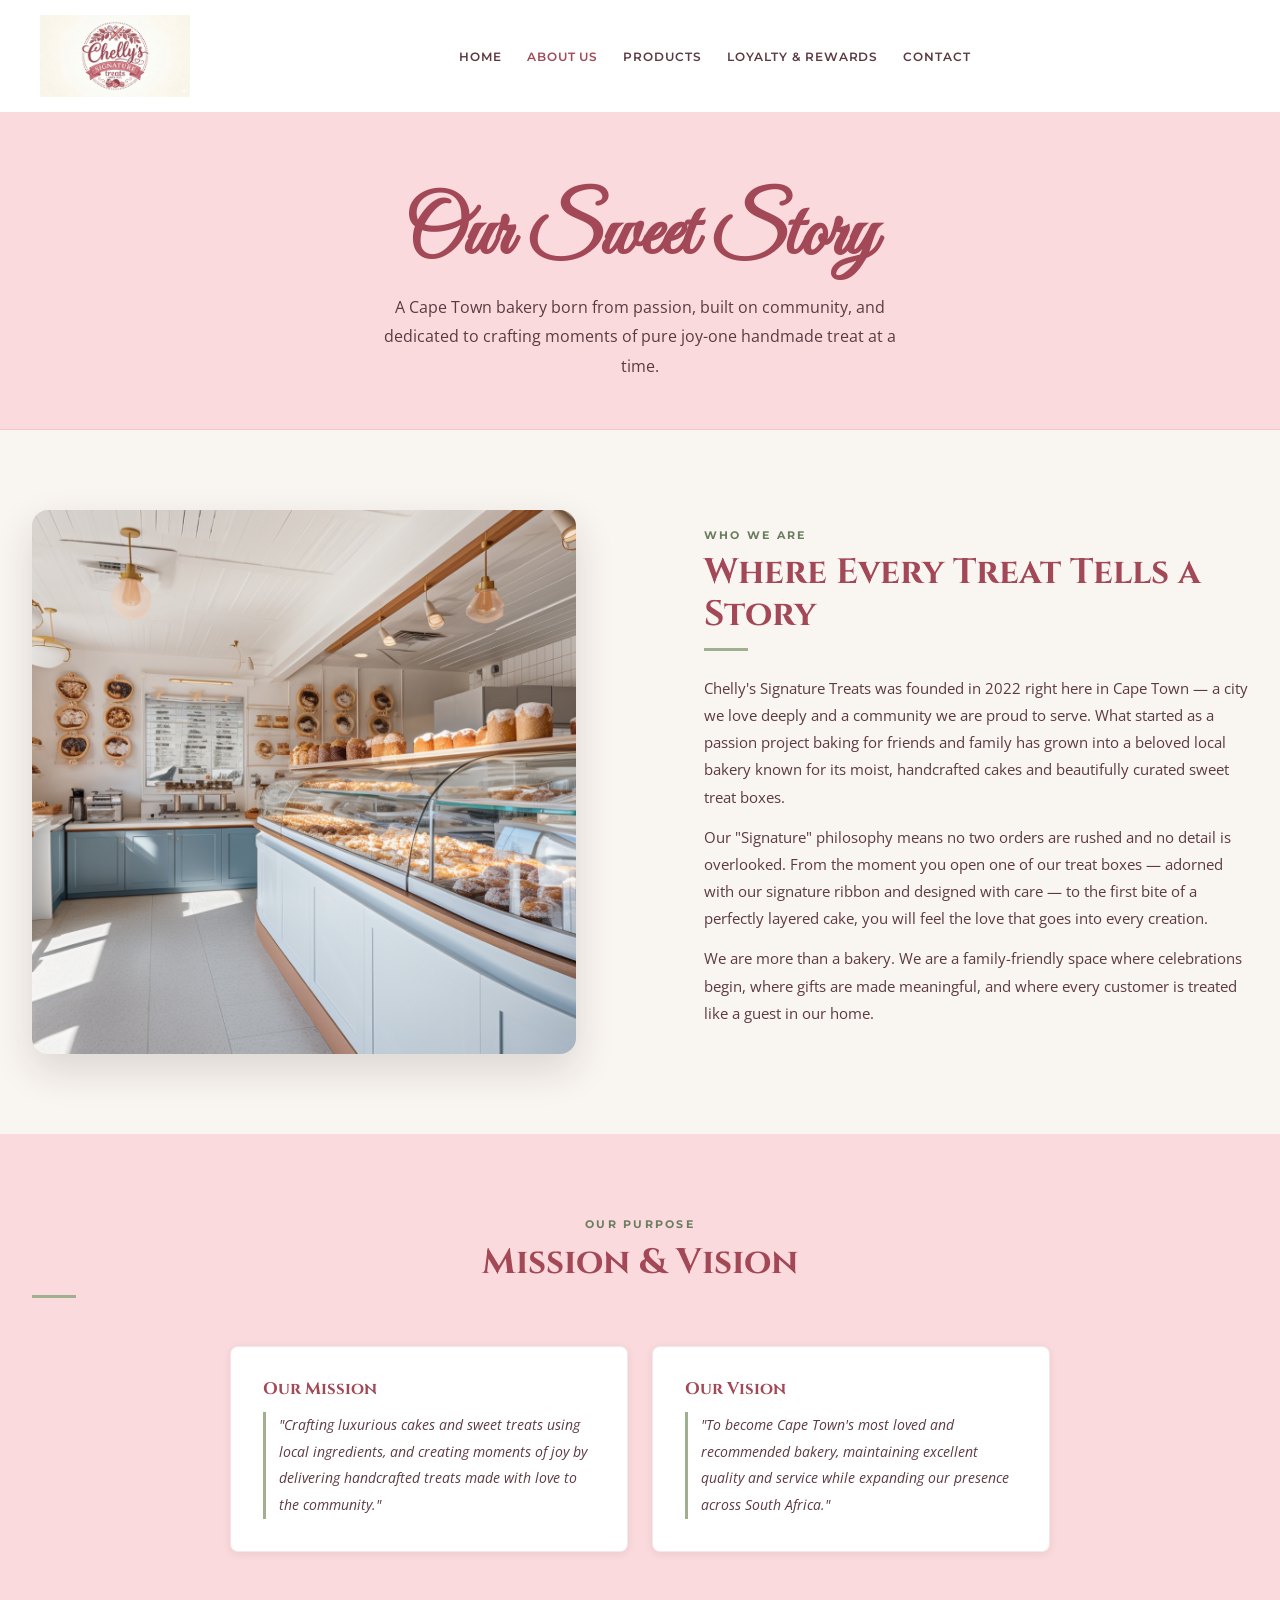
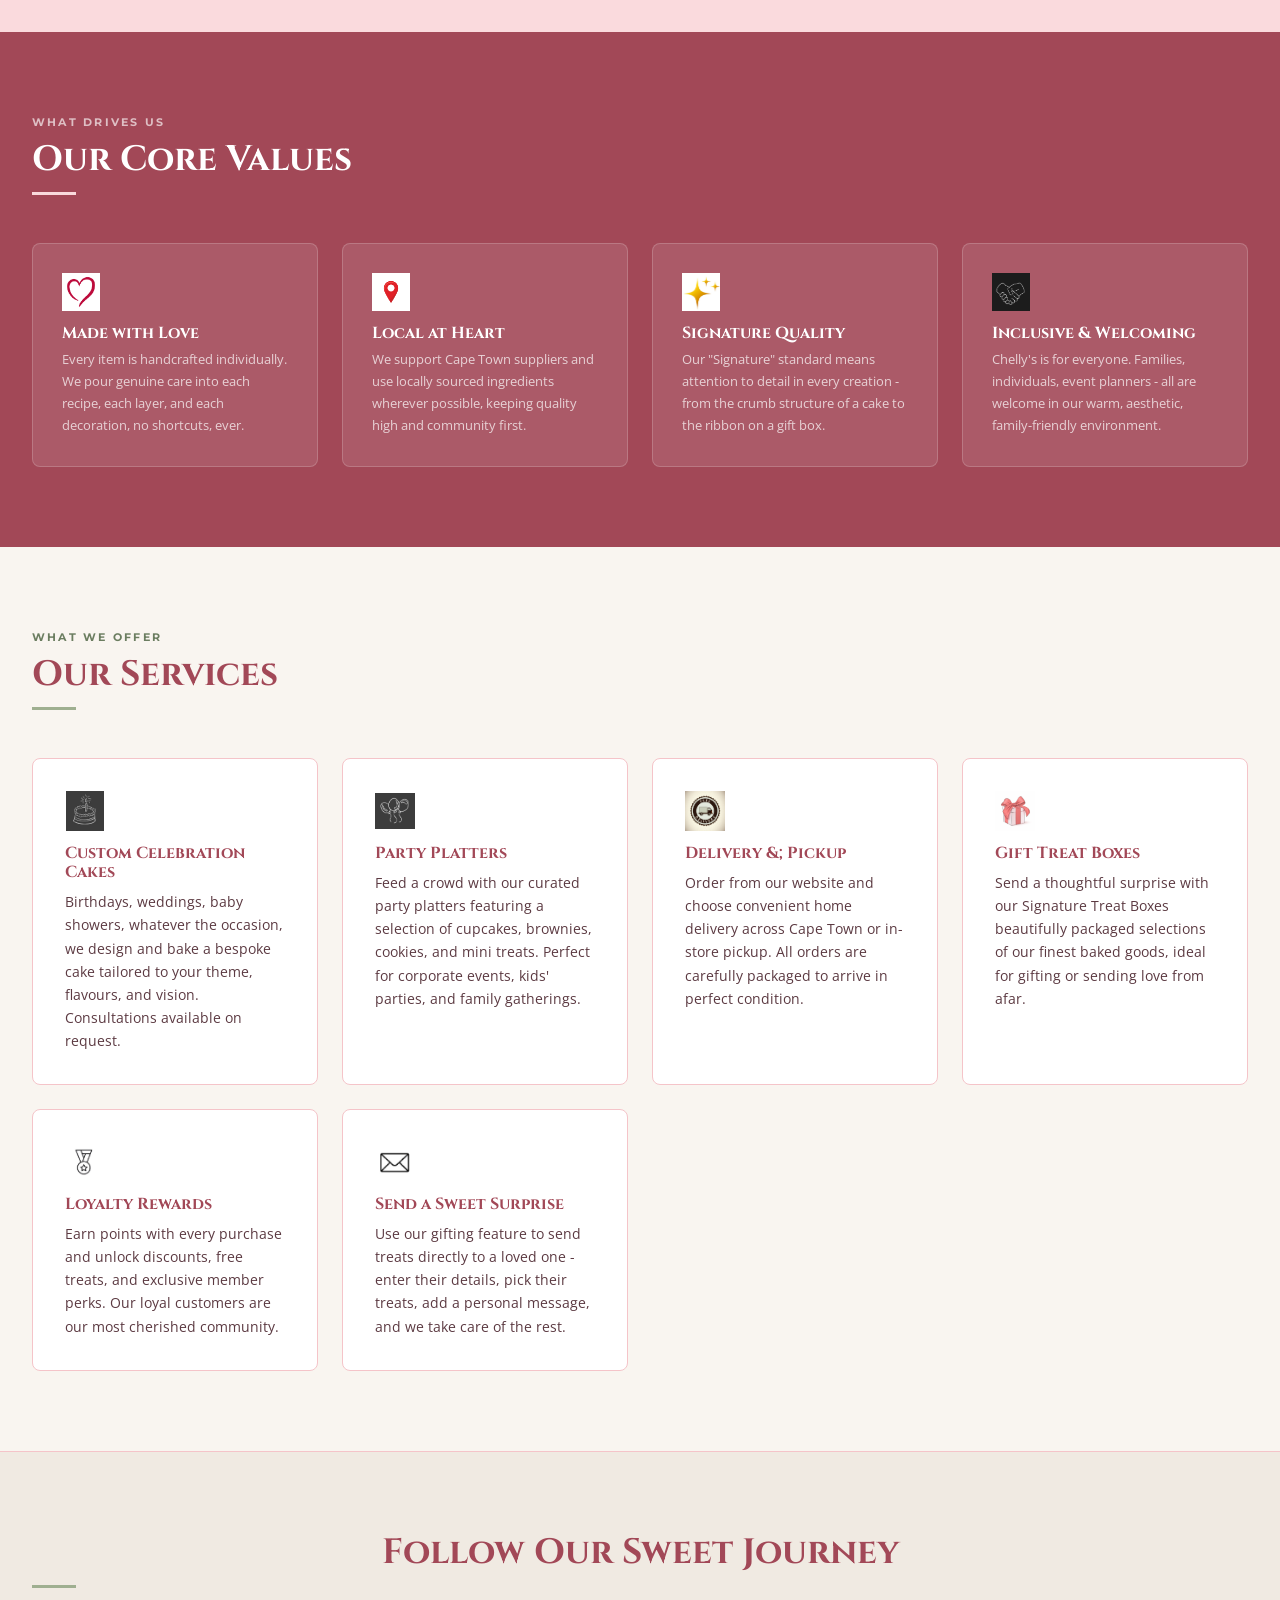
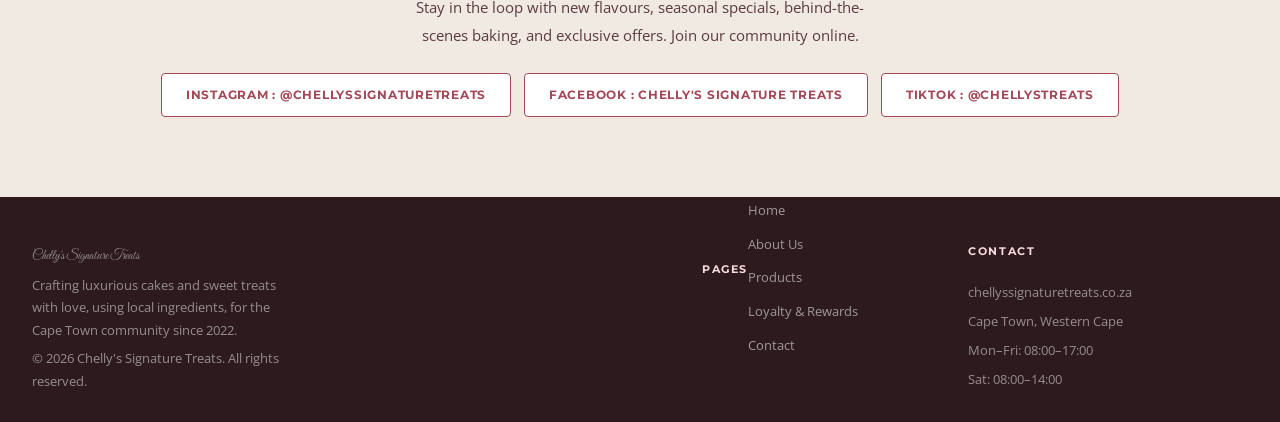
<file: aboutus.html>
<!DOCTYPE html>
<html lang="en">
<head>
  <link rel="stylesheet" href="style.css" />
    <meta charset="UTF-8">
    <meta name="viewport" content="width=device-width, initial-scale=1.0">
    <title> About Us</title>
     <meta name="description" content="Discover the story behind Chelly's Signature Treats, a Cape Town bakery founded in 2022, our mission, values, and the services we offer." />
    <script src="script.js"></script>
</head>
<header class="header-container">
  <div class="nav-logo">
    <a href="index.html">
    </a>
  </div>

<body>
          <img src="images/logo.png" alt="Chelly's Signature Treats" width="150" height="60"/>
    </div>
        <ul class="nav-links">
          <li><a href="index.html">Home</a></li>
          <li><a href="aboutus.html">About Us</a></li>
          <li><a href="product.html">Products</a></li>
          <li><a href="loyaltyandreward.html">Loyalty &amp; Rewards</a></li>
          <li><a href="contactdetail.html">Contact</a></li>
        </ul>
      </nav>
    </header>

<!-- PAGE HEADING -->
  <section class="page-hero">
    <h1>Our Sweet Story</h1>
    <p>
          A Cape Town bakery born from passion, built on community, and dedicated to
          crafting moments of pure joy-one handmade treat at a time.
        </p>
  </section>
 <section class="bakery-story">
        <div class="story-image">
          <img src="images/bakery.jpg" alt="Inside Chelly's Signature Treats bakery" width="400" height="300"/>
        </div>
        <div class="story-text">
          <p class="section-label">Who We Are</p>
          <h2>Where Every Treat Tells a Story</h2>
          <p>
            Chelly's Signature Treats was founded in 2022 right here in Cape Town — a city
            we love deeply and a community we are proud to serve. What started as a passion
            project baking for friends and family has grown into a beloved local bakery known
            for its moist, handcrafted cakes and beautifully curated sweet treat boxes.
          </p>
          <p>
            Our "Signature" philosophy means no two orders are rushed and no detail is
            overlooked. From the moment you open one of our treat boxes — adorned with our
            signature ribbon and designed with care — to the first bite of a perfectly
            layered cake, you will feel the love that goes into every creation.
          </p>
          <p>
            We are more than a bakery. We are a family-friendly space where celebrations
            begin, where gifts are made meaningful, and where every customer is treated
            like a guest in our home.
          </p>
  </section>
   <section class="mission-vision">
        <p class="section-label">Our Purpose</p>
        <h2>Mission & Vision</h2>
 
        <div class="mission-vision-grid">
 
          <div class="mission-card">
            <h3>Our Mission</h3>
            <blockquote>
              "Crafting luxurious cakes and sweet treats using local ingredients, and creating
              moments of joy by delivering handcrafted treats made with love to the community."
            </blockquote>
          </div>
 
          <div class="vision-card">
            <h3>Our Vision</h3>
            <blockquote>
              "To become Cape Town's most loved and recommended bakery, maintaining excellent
              quality and service while expanding our presence across South Africa."
            </blockquote>
          </div>
 
        </div>
      </section>
 
      <!-- ═══════════════════════════════════════════
           CORE VALUES
      ═══════════════════════════════════════════ -->
      <section class="values-section">
        <p class="section-label">What Drives Us</p>
        <h2>Our Core Values</h2>
 
        <div class="values-grid">
 
          <article class="value-card">
            <img src="images/madewithloveicon.jpg" alt="" aria-hidden="true" width="150" height="100"/>
            <h3>Made with Love</h3>
            <p>
              Every item is handcrafted individually. We pour genuine care into each recipe,
              each layer, and each decoration, no shortcuts, ever.
            </p>
          </article>
 
          <article class="value-card">
            <img src="images/local.jpg" alt="" aria-hidden="true" width="150" height="100" />
            <h3>Local at Heart</h3>
            <p>
              We support Cape Town suppliers and use locally sourced ingredients wherever
              possible, keeping quality high and community first.
            </p>
          </article>
 
          <article class="value-card">
            <img src="images/signaturequalityicon.png" alt="" aria-hidden="true" width="150" height="100"/>
            <h3>Signature Quality</h3>
            <p>
              Our "Signature" standard means attention to detail in every creation - from
              the crumb structure of a cake to the ribbon on a gift box.
            </p>
          </article>
 
          <article class="value-card">
            <img src="images/welcomeicon.png" alt="" aria-hidden="true" />
            <h3>Inclusive & Welcoming</h3>
            <p>
              Chelly's is for everyone. Families, individuals, event planners - all are
              welcome in our warm, aesthetic, family-friendly environment.
            </p>
          </article>
 
        </div>
      </section>
 
      <!-- ═══════════════════════════════════════════
           OUR SERVICES
      ═══════════════════════════════════════════ -->
      <section class="services-section">
        <p class="section-label">What We Offer</p>
        <h2>Our Services</h2>
 
        <div class="services-grid">
 
          <article class="service-card">
            <img src="images/cakeicon.png" alt="" aria-hidden="true" />
            <h3>Custom Celebration Cakes</h3>
            <p>
              Birthdays, weddings, baby showers, whatever the occasion, we design and bake
              a bespoke cake tailored to your theme, flavours, and vision. Consultations
              available on request.
            </p>
          </article>
 
          <article class="service-card">
            <img src="images/partyicon.png" alt="" aria-hidden="true" />
            <h3>Party Platters</h3>
            <p>
              Feed a crowd with our curated party platters featuring a selection of cupcakes,
              brownies, cookies, and mini treats. Perfect for corporate events, kids' parties,
              and family gatherings.
            </p>
          </article>
 
          <article class="service-card">
            <img src="images/deliveryicon.jpg" alt="" aria-hidden="true" width="150" height="90"/>
            <h3>Delivery &; Pickup</h3>
            <p>
              Order from our website and choose convenient home delivery across Cape Town or
              in-store pickup. All orders are carefully packaged to arrive in perfect condition.
            </p>
          </article>
 
          <article class="service-card">
            <img src="images/packaginglogo.png" alt="" aria-hidden="true"width="150" height="60" />
            <h3>Gift Treat Boxes</h3>
            <p>
              Send a thoughtful surprise with our Signature Treat Boxes beautifully packaged
              selections of our finest baked goods, ideal for gifting or sending love from afar.
            </p>
          </article>
 
          <article class="service-card">
            <img src="images/rewardicon.png" alt="" aria-hidden="true" />
            <h3>Loyalty Rewards</h3>
            <p>
              Earn points with every purchase and unlock discounts, free treats, and exclusive
              member perks. Our loyal customers are our most cherished community.
            </p>
          </article>
 
          <article class="service-card">
            <img src="images/lettericon.png" alt="" aria-hidden="true" />
            <h3>Send a Sweet Surprise</h3>
            <p>
              Use our gifting feature to send treats directly to a loved one - enter their
              details, pick their treats, add a personal message, and we take care of the rest.
            </p>
          </article>
 
        </div>
      </section>
 
      <!-- ═══════════════════════════════════════════
           SOCIAL MEDIA FOLLOW
      ═══════════════════════════════════════════ -->
      <section class="social-follow">
        <h2>Follow Our Sweet Journey</h2>
        <p>
          Stay in the loop with new flavours, seasonal specials, behind-the-scenes baking,
          and exclusive offers. Join our community online.
        </p>
        <ul class="social-links">
          <li>
            <a href="https://www.instagram.com/ChellysSignatureTreats" target="_blank" rel="noopener">
              Instagram : @ChellysSignatureTreats
            </a>
          </li>
          <li>
            <a href="https://www.facebook.com/ChellysSignatureTreats" target="_blank" rel="noopener">
              Facebook : Chelly's Signature Treats
            </a>
          </li>
          <li>
            <a href="https://www.tiktok.com/@ChellysTreats" target="_blank" rel="noopener">
              TikTok : @ChellysTreats
            </a>
          </li>
        </ul>
      </section>
 
    </main>
 
    <!-- ═══════════════════════════════════════════
         FOOTER
    ═══════════════════════════════════════════ -->
    <footer>
      <div class="footer-grid">
 
        <div class="footer-brand">
          <p class="footer-logo">Chelly's Signature Treats</p>
          <p>
            Crafting luxurious cakes and sweet treats with love, using local ingredients,
            for the Cape Town community since 2022.
          </p>
          <p>&copy; 2026 Chelly's Signature Treats. All rights reserved.</p>
        </div>
 
        <nav aria-label="Footer navigation">
          <h4>Pages</h4>
          <ul>
            <li><a href="index.html">Home</a></li>
            <li><a href="aboutus.html">About Us</a></li>
            <li><a href="product.html">Products</a></li>
            <li><a href="loyaltyandreward.html">Loyalty & Rewards</a></li>
            <li><a href="contactdetail.html">Contact</a></li>
          </ul>
        </nav>
 
        <div class="footer-contact">
          <h4>Contact</h4>
          <ul>
            <li>chellyssignaturetreats.co.za</li>
            <li>Cape Town, Western Cape</li>
            <li>Mon–Fri: 08:00–17:00</li>
            <li>Sat: 08:00–14:00</li>
          </ul>
        </div>
 
      </div>
    </footer>
 
    
  </body>
</html>
</file>
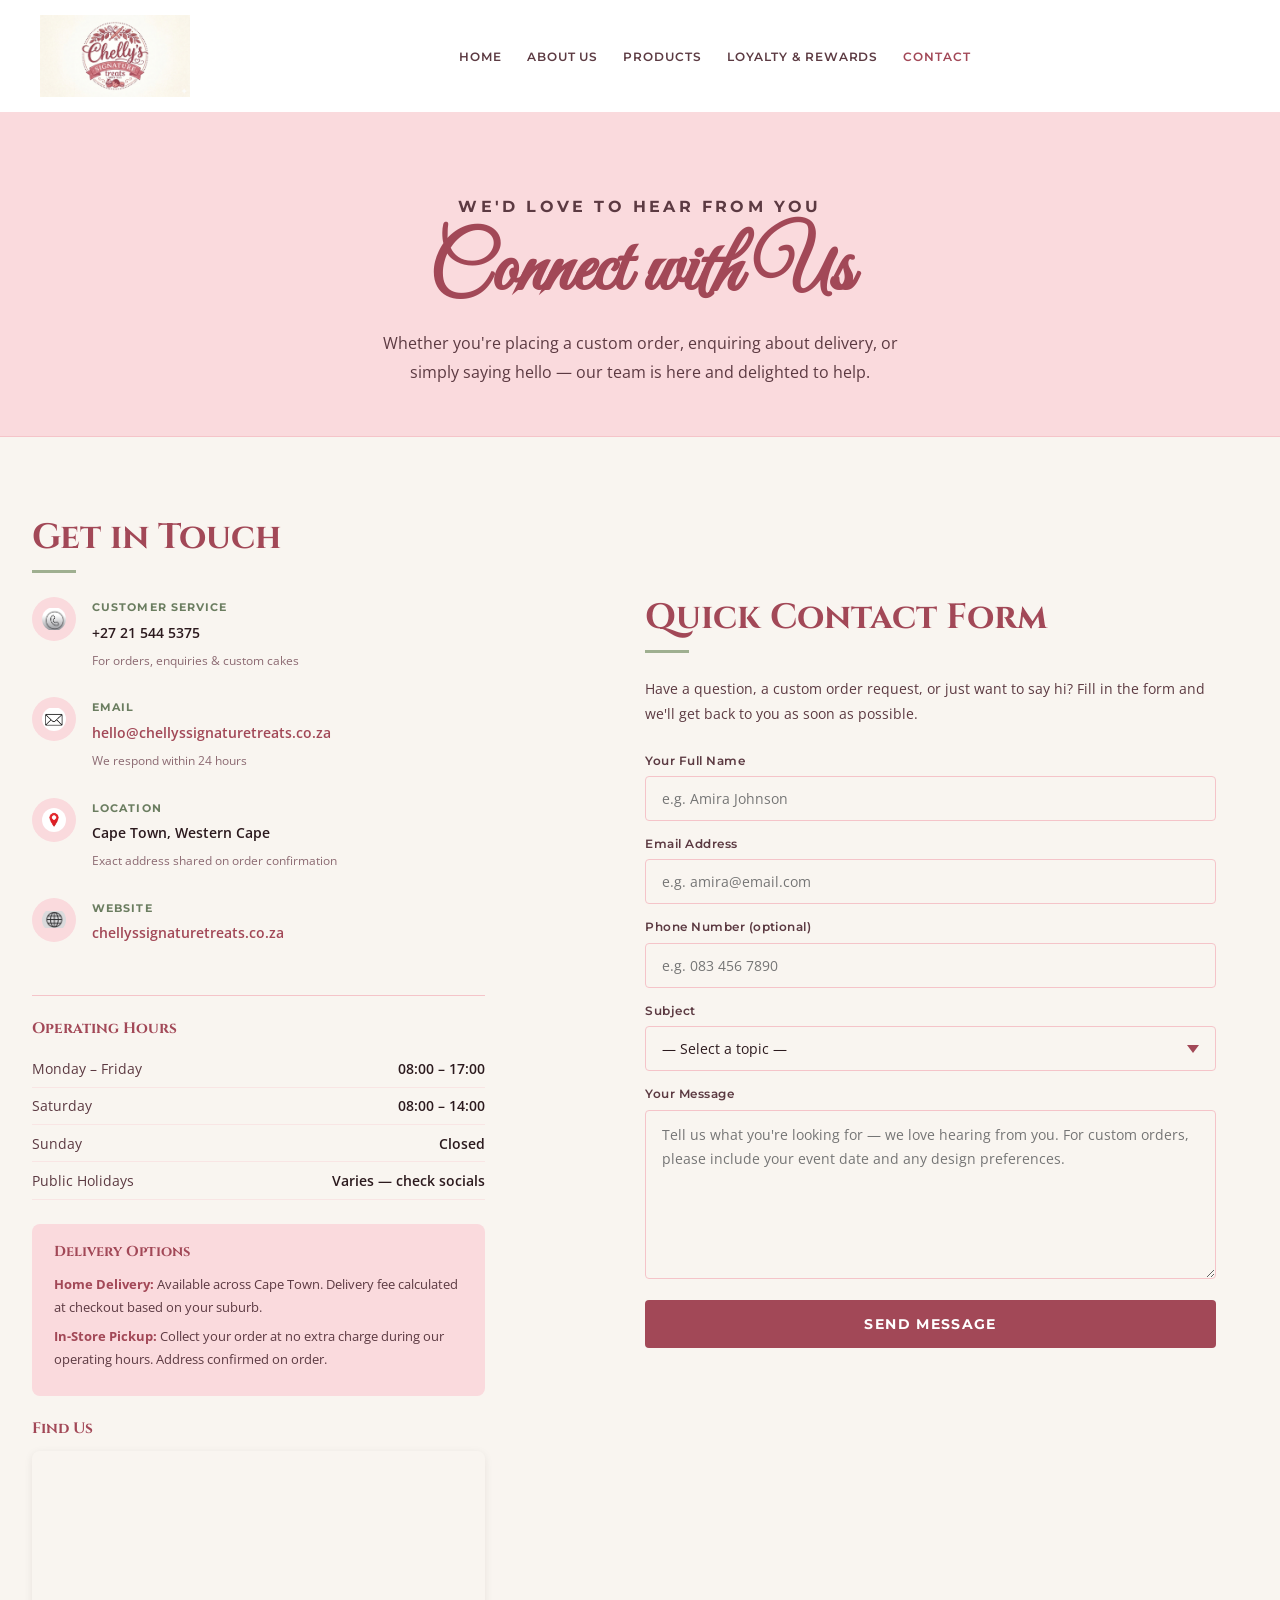
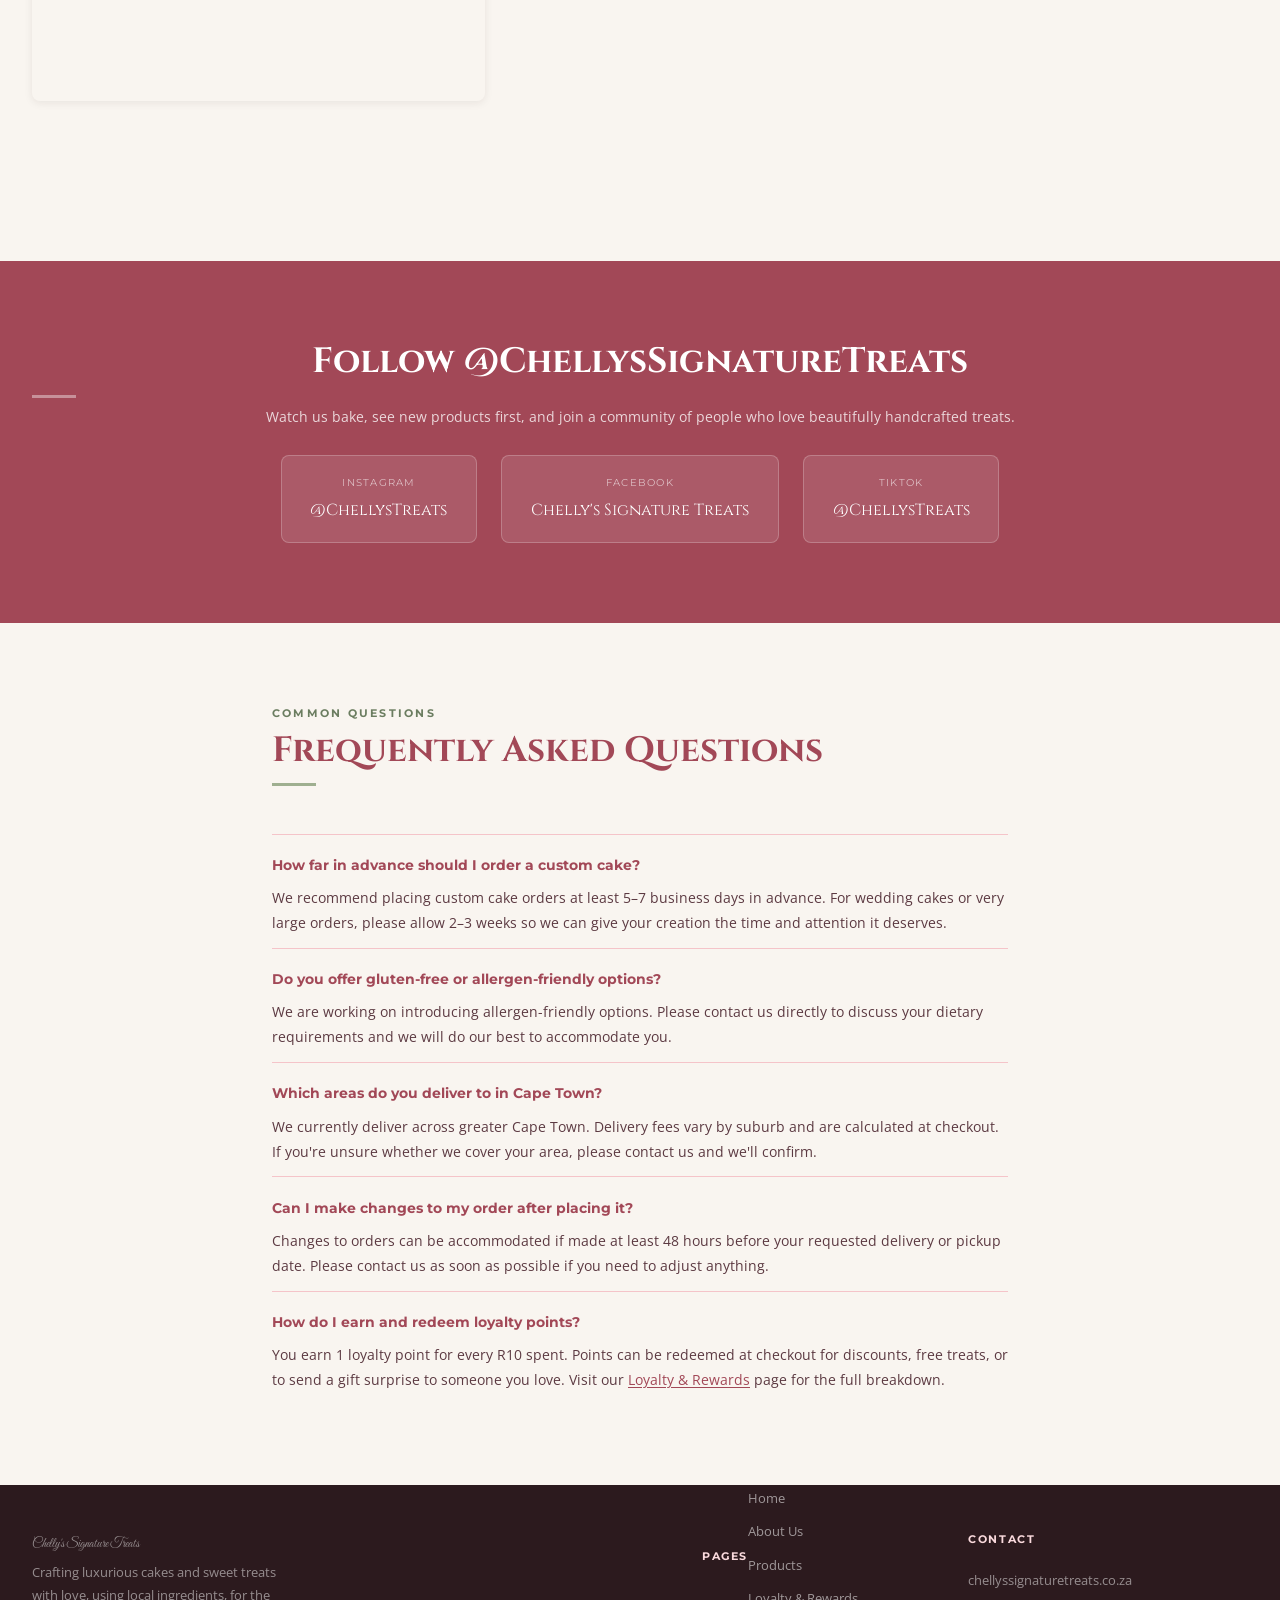
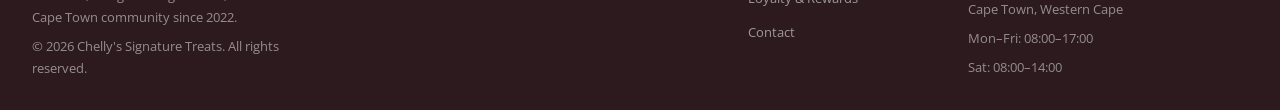
<file: contactdetail.html>
<!DOCTYPE html>
<html lang="en">
<head>
  <link rel="stylesheet" href="style.css" />
    <meta charset="UTF-8">
    <meta name="viewport" content="width=device-width, initial-scale=1.0">
    <title>Home | Chelly's Signature Treats</title>
      <meta name="description" content="Get in touch with Chelly's Signature Treats in Cape Town for custom orders, delivery questions, or general enquiries. Find our hours, location and contact form." />
    <script src="script.js"></script>
</head>

<header class="header-container">
  <div class="nav-logo">
    <a href="contactdetail.html">
    </a>
  </div>

<body>
          <img src="images/logo.png" alt="Chelly's Signature Treats" width="150" height="60"/>
    </div>
        <ul class="nav-links">
          <li><a href="index.html">Home</a></li>
          <li><a href="aboutus.html">About Us</a></li>
          <li><a href="product.html">Products</a></li>
          <li><a href="loyaltyandreward.html">Loyalty &amp; Rewards</a></li>
          <li><a href="contactdetail.html">Contact</a></li>
        </ul>
      </nav>
    </header>
    <main>
 
      <!-- ═══════════════════════════════════════════
           PAGE HERO
      ═══════════════════════════════════════════ -->
      <section class="page-hero">
        <p class="section-label">We'd Love to Hear from You</p>
        <h1>Connect with Us</h1>
        <p>
          Whether you're placing a custom order, enquiring about delivery, or simply
          saying hello — our team is here and delighted to help.
        </p>
      </section>
 
      <!-- ═══════════════════════════════════════════
           CONTACT MAIN — INFO + FORM
      ═══════════════════════════════════════════ -->
      <div class="contact-layout">
 
        <!-- LEFT: Contact details -->
        <aside class="contact-info">
          <h2>Get in Touch</h2>
 
          <ul class="contact-details-list">
 
            <li class="contact-detail">
              <img src="images/phonelogo.png" alt="" aria-hidden="true" />
              <div>
                <p class="detail-label">Customer Service</p>
                <p class="detail-value">+27 21 544 5375</p>
                <p class="detail-note">For orders, enquiries &amp; custom cakes</p>
              </div>
            </li>
 
            <li class="contact-detail">
              <img src="images/lettericon.png" alt="" aria-hidden="true" />
              <div>
                <p class="detail-label">Email</p>
                <p class="detail-value">
                  <a href="mailto:hello@chellyssignaturetreats.co.za">
                    hello@chellyssignaturetreats.co.za
                  </a>
                </p>
                <p class="detail-note">We respond within 24 hours</p>
              </div>
            </li>
 
            <li class="contact-detail">
              <img src="images/local.jpg" alt="" aria-hidden="true" />
              <div>
                <p class="detail-label">Location</p>
                <p class="detail-value">Cape Town, Western Cape</p>
                <p class="detail-note">Exact address shared on order confirmation</p>
              </div>
            </li>
 
            <li class="contact-detail">
              <img src="images/websitelogo.png" alt="" aria-hidden="true" />
              <div>
                <p class="detail-label">Website</p>
                <p class="detail-value">
                  <a href="https://www.chellyssignaturetreats.co.za" target="_blank" rel="noopener">
                    chellyssignaturetreats.co.za
                  </a>
                </p>
              </div>
            </li>
 
          </ul>
 
          <!-- Operating hours -->
          <div class="operating-hours">
            <h3>Operating Hours</h3>
            <table>
              <tbody>
                <tr>
                  <td>Monday – Friday</td>
                  <td>08:00 – 17:00</td>
                </tr>
                <tr>
                  <td>Saturday</td>
                  <td>08:00 – 14:00</td>
                </tr>
                <tr>
                  <td>Sunday</td>
                  <td>Closed</td>
                </tr>
                <tr>
                  <td>Public Holidays</td>
                  <td>Varies — check socials</td>
                </tr>
              </tbody>
            </table>
          </div>
 
          <!-- Delivery info -->
          <div class="delivery-info">
            <h3>Delivery Options</h3>
            <ul>
              <li>
                <strong>Home Delivery:</strong> Available across Cape Town. Delivery fee
                calculated at checkout based on your suburb.
              </li>
              <li>
                <strong>In-Store Pickup:</strong> Collect your order at no extra charge
                during our operating hours. Address confirmed on order.
              </li>
            </ul>
          </div>
 
          <!-- Google Maps embed placeholder -->
          <div class="map-container">
            <h3>Find Us</h3>
            <iframe
              title="Chelly's Signature Treats Location Map"
              src="https://www.google.com/maps/embed?pb=!1m18!1m12!1m3!1d3310.0!2d18.4241!3d-33.9249!2m3!1f0!2f0!3f0!3m2!1i1024!2i768!4f13.1!3m3!1m2!1s0x0%3A0x0!2zMzPCsDU1JzI5LjYiUyAxOMKwMjUnMjcuOCJF!5e0!3m2!1sen!2sza!4v0"
              width="100%"
              height="250"
              style="border:0;"
              allowfullscreen=""
              loading="lazy"
              referrerpolicy="no-referrer-when-downgrade">
            </iframe>
          </div>
 
        </aside>
 
        <!-- RIGHT: Contact form -->
        <section class="contact-form-section">
          <h2>Quick Contact Form</h2>
          <p>
            Have a question, a custom order request, or just want to say hi? Fill in the
            form and we'll get back to you as soon as possible.
          </p>
 
          <form class="contact-form" action="#" method="post">
 
            <div class="form-group">
              <label for="contact-name">Your Full Name</label>
              <input
                type="text"
                id="contact-name"
                name="name"
                placeholder="e.g. Amira Johnson"
                required
              />
            </div>
 
            <div class="form-group">
              <label for="contact-email">Email Address</label>
              <input
                type="email"
                id="contact-email"
                name="email"
                placeholder="e.g. amira@email.com"
                required
              />
            </div>
 
            <div class="form-group">
              <label for="contact-phone">Phone Number (optional)</label>
              <input
                type="tel"
                id="contact-phone"
                name="phone"
                placeholder="e.g. 083 456 7890"
              />
            </div>
 
            <div class="form-group">
              <label for="contact-subject">Subject</label>
              <select id="contact-subject" name="subject" required>
                <option value="" disabled selected>— Select a topic —</option>
                <option value="general">General Enquiry</option>
                <option value="custom-cake">Custom Cake Order</option>
                <option value="delivery">Delivery Enquiry</option>
                <option value="corporate">Corporate / Bulk Order</option>
                <option value="loyalty">Loyalty &amp; Rewards</option>
                <option value="feedback">Feedback or Compliment</option>
                <option value="other">Other</option>
              </select>
            </div>
 
            <div class="form-group">
              <label for="contact-message">Your Message</label>
              <textarea
                id="contact-message"
                name="message"
                rows="6"
                placeholder="Tell us what you're looking for — we love hearing from you. For custom orders, please include your event date and any design preferences."
                required
              ></textarea>
            </div>
 
            <button type="submit" class="btn-submit">Send Message</button>
 
          </form>
        </section>
 
      </div>
 
      <!-- ═══════════════════════════════════════════
           SOCIAL MEDIA SECTION
      ═══════════════════════════════════════════ -->
      <section class="social-section">
        <h2>Follow @ChellysSignatureTreats</h2>
        <p>
          Watch us bake, see new products first, and join a community of people who
          love beautifully handcrafted treats.
        </p>
 
        <ul class="social-handles-list">
 
          <li class="social-handle">
            <p class="social-platform">Instagram</p>
            <a href="https://www.instagram.com/ChellysTreats" target="_blank" rel="noopener">
              @ChellysTreats
            </a>
          </li>
 
          <li class="social-handle">
            <p class="social-platform">Facebook</p>
            <a href="https://www.facebook.com/ChellysSignatureTreats" target="_blank" rel="noopener">
              Chelly's Signature Treats
            </a>
          </li>
 
          <li class="social-handle">
            <p class="social-platform">TikTok</p>
            <a href="https://www.tiktok.com/@ChellysTreats" target="_blank" rel="noopener">
              @ChellysTreats
            </a>
          </li></ul>
      </section>
 
      <!-- ═══════════════════════════════════════════
           FAQ SECTION
      ═══════════════════════════════════════════ -->
      <section class="faq-section">
        <p class="section-label">Common Questions</p>
        <h2>Frequently Asked Questions</h2>
 
        <dl class="faq-list">
 
          <dt>How far in advance should I order a custom cake?</dt>
          <dd>
            We recommend placing custom cake orders at least 5–7 business days in advance.
            For wedding cakes or very large orders, please allow 2–3 weeks so we can give
            your creation the time and attention it deserves.
          </dd>
 
          <dt>Do you offer gluten-free or allergen-friendly options?</dt>
          <dd>
            We are working on introducing allergen-friendly options. Please contact us
            directly to discuss your dietary requirements and we will do our best to
            accommodate you.
          </dd>
 
          <dt>Which areas do you deliver to in Cape Town?</dt>
          <dd>
            We currently deliver across greater Cape Town. Delivery fees vary by suburb
            and are calculated at checkout. If you're unsure whether we cover your area,
            please contact us and we'll confirm.
          </dd>
 
          <dt>Can I make changes to my order after placing it?</dt>
          <dd>
            Changes to orders can be accommodated if made at least 48 hours before your
            requested delivery or pickup date. Please contact us as soon as possible if
            you need to adjust anything.
          </dd>
 
          <dt>How do I earn and redeem loyalty points?</dt>
          <dd>
            You earn 1 loyalty point for every R10 spent. Points can be redeemed at
            checkout for discounts, free treats, or to send a gift surprise to someone
            you love. Visit our <a href="loyalty.html">Loyalty &amp; Rewards</a> page
            for the full breakdown.
          </dd>
 
        </dl>
      </section>
 
    </main>
 
    <!-- ═══════════════════════════════════════════
         FOOTER
    ═══════════════════════════════════════════ -->
    <footer>
      <div class="footer-grid">
 
        <div class="footer-brand">
          <p class="footer-logo">Chelly's Signature Treats</p>
          <p>
            Crafting luxurious cakes and sweet treats with love, using local ingredients,
            for the Cape Town community since 2022.
          </p>
          <p>&copy; 2026 Chelly's Signature Treats. All rights reserved.</p>
        </div>
 
        <nav aria-label="Footer navigation">
          <h4>Pages</h4>
          <ul>
            <li><a href="index.html">Home</a></li>
            <li><a href="aboutus.html">About Us</a></li>
            <li><a href="product.html">Products</a></li>
            <li><a href="loyaltyandreward.html">Loyalty &amp; Rewards</a></li>
            <li><a href="contactdetail.html">Contact</a></li>
          </ul>
        </nav>
 
        <div class="footer-contact">
          <h4>Contact</h4>
          <ul>
            <li>chellyssignaturetreats.co.za</li>
            <li>Cape Town, Western Cape</li>
            <li>Mon–Fri: 08:00–17:00</li>
            <li>Sat: 08:00–14:00</li>
          </ul>
        </div>
 
      </div>
    </footer>
 </body>
</html>
</file>
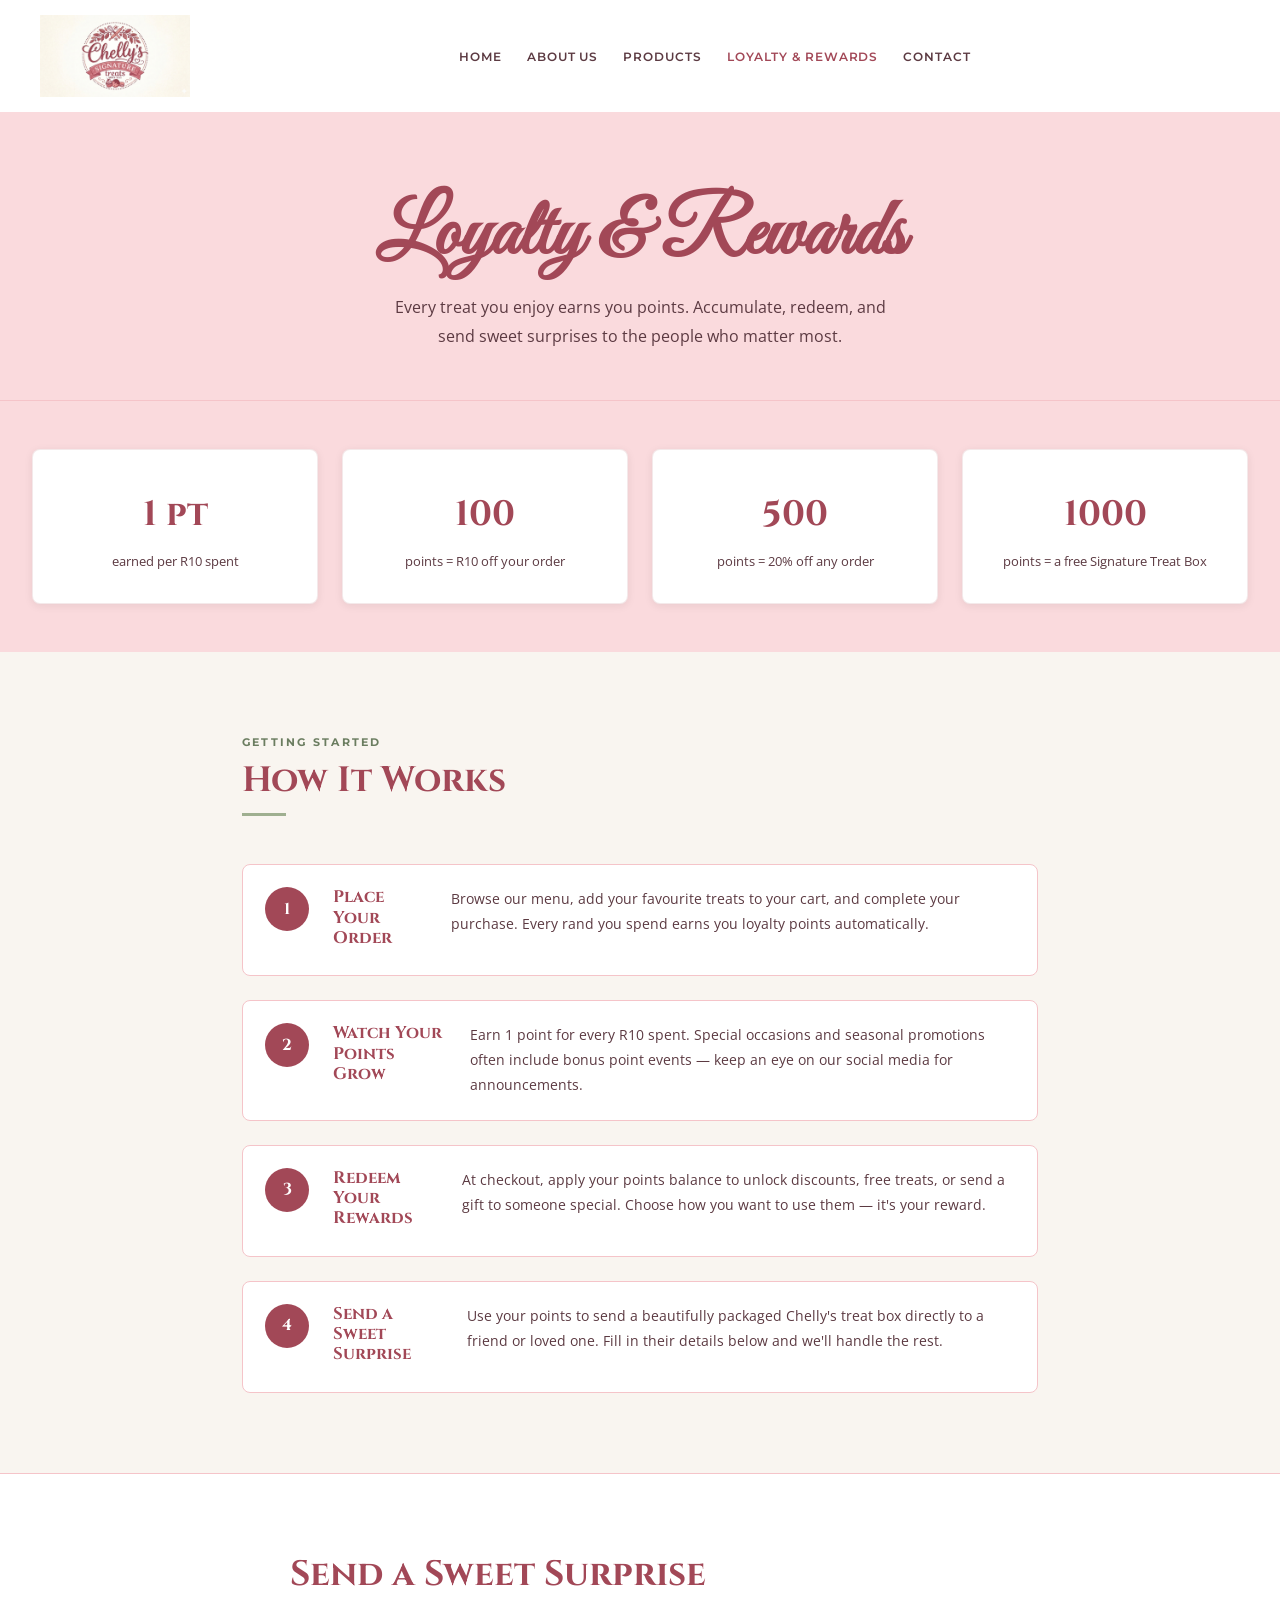
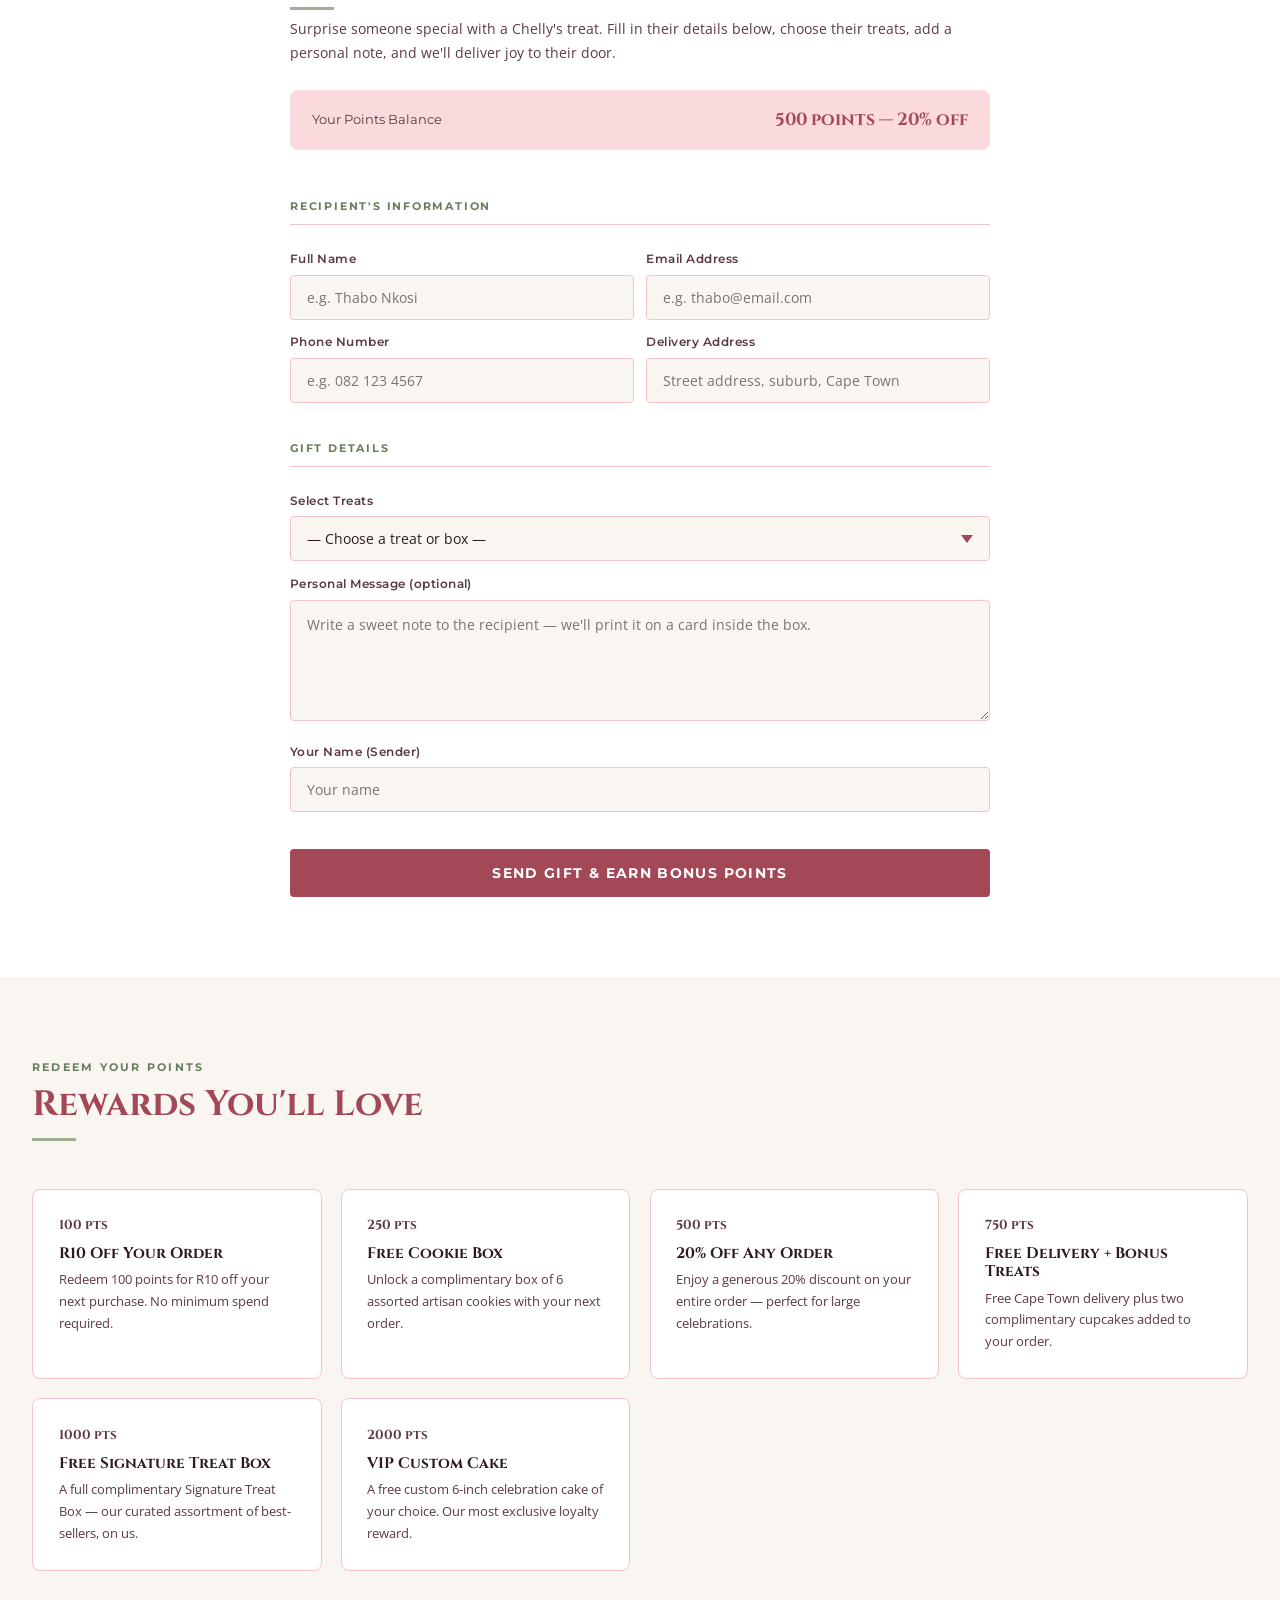
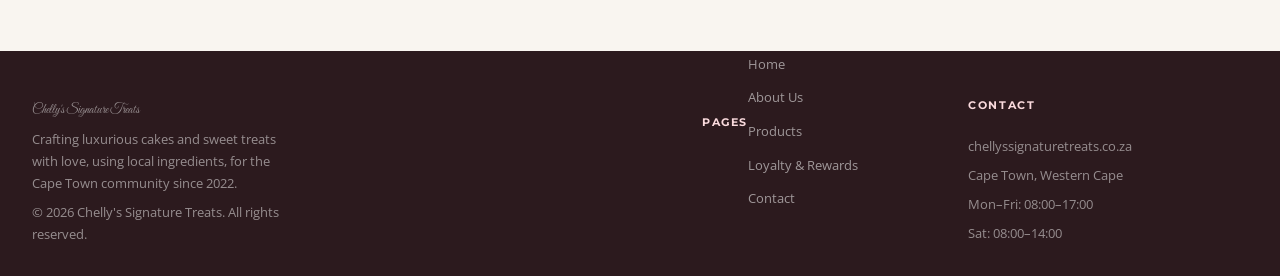
<file: loyaltyandreward.html>
<!DOCTYPE html>
<html lang="en">
<head>
  <link rel="stylesheet" href="style.css" />
    <meta charset="UTF-8">
    <meta name="viewport" content="width=device-width, initial-scale=1.0">
    <title>Home | Chelly's Signature Treats</title>
      <meta name="description" content="Earn points on every order and redeem them for discounts, free treats, or a Signature Treat Box. Learn how Chelly's Loyalty &amp; Rewards programme works." />
    <script src="script.js"></script>
</head>
<header class="header-container">
  <div class="nav-logo">
    <a href="index.html">
    </a>
  </div>

<body>
          <img src="images/logo.png" alt="Chelly's Signature Treats" width="150" height="60"/>
    </div>
        <ul class="nav-links">
          <li><a href="index.html">Home</a></li>
          <li><a href="aboutus.html">About Us</a></li>
          <li><a href="product.html">Products</a></li>
          <li><a href="loyaltyandreward.html">Loyalty &amp; Rewards</a></li>
          <li><a href="contactdetail.html">Contact</a></li>
        </ul>
      </nav>
    </header>
    <main>
 
      <!-- ═══════════════════════════════════════════
           PAGE HERO
      ═══════════════════════════════════════════ -->
      <section class="page-hero">
        <h1>Loyalty &amp; Rewards</h1>
        <p>
          Every treat you enjoy earns you points. Accumulate, redeem, and send sweet
          surprises to the people who matter most.
        </p>
      </section>
 
      <!-- ═══════════════════════════════════════════
           POINTS SUMMARY BAND
      ═══════════════════════════════════════════ -->
      <section class="points-summary">
        <div class="points-grid">
 
          <div class="points-card">
            <p class="points-number">1 pt</p>
            <p class="points-label">earned per R10 spent</p>
          </div>
 
          <div class="points-card">
            <p class="points-number">100</p>
            <p class="points-label">points = R10 off your order</p>
          </div>
 
          <div class="points-card">
            <p class="points-number">500</p>
            <p class="points-label">points = 20% off any order</p>
          </div>
 
          <div class="points-card">
            <p class="points-number">1000</p>
            <p class="points-label">points = a free Signature Treat Box</p>
          </div>
 
        </div>
      </section>
 
      <!-- ═══════════════════════════════════════════
           HOW IT WORKS
      ═══════════════════════════════════════════ -->
      <section class="how-it-works">
        <p class="section-label">Getting Started</p>
        <h2>How It Works</h2>
 
        <ol class="steps-list">
 
          <li class="step">
            <h3>Place Your Order</h3>
            <p>
              Browse our menu, add your favourite treats to your cart, and complete your
              purchase. Every rand you spend earns you loyalty points automatically.
            </p>
          </li>
 
          <li class="step">
            <h3>Watch Your Points Grow</h3>
            <p>
              Earn 1 point for every R10 spent. Special occasions and seasonal promotions
              often include bonus point events — keep an eye on our social media for
              announcements.
            </p>
          </li>
 
          <li class="step">
            <h3>Redeem Your Rewards</h3>
            <p>
              At checkout, apply your points balance to unlock discounts, free treats, or
              send a gift to someone special. Choose how you want to use them — it's
              your reward.
            </p>
          </li>
 
          <li class="step">
            <h3>Send a Sweet Surprise</h3>
            <p>
              Use your points to send a beautifully packaged Chelly's treat box directly
              to a friend or loved one. Fill in their details below and we'll handle the rest.
            </p>
          </li>
 
        </ol>
      </section>
 
      <!-- ═══════════════════════════════════════════
           SEND A SWEET SURPRISE — GIFT FORM
      ═══════════════════════════════════════════ -->
      <section class="gift-form-section">
        <h2>Send a Sweet Surprise</h2>
        <p>
          Surprise someone special with a Chelly's treat. Fill in their details below,
          choose their treats, add a personal note, and we'll deliver joy to their door.
        </p>
 
        <div class="points-balance">
          <span>Your Points Balance</span>
          <strong>500 points — 20% off</strong>
        </div>
 
        <form class="gift-form" action="#" method="post">
 
          <fieldset>
            <legend>Recipient's Information</legend>
 
            <div class="form-row">
              <div class="form-group">
                <label for="recipient-name">Full Name</label>
                <input
                  type="text"
                  id="recipient-name"
                  name="recipient_name"
                  placeholder="e.g. Thabo Nkosi"
                  required
                />
              </div>
 
              <div class="form-group">
                <label for="recipient-email">Email Address</label>
                <input
                  type="email"
                  id="recipient-email"
                  name="recipient_email"
                  placeholder="e.g. thabo@email.com"
                  required
                />
              </div>
            </div>
 
            <div class="form-row">
              <div class="form-group">
                <label for="recipient-phone">Phone Number</label>
                <input
                  type="tel"
                  id="recipient-phone"
                  name="recipient_phone"
                  placeholder="e.g. 082 123 4567"
                />
              </div>
 
              <div class="form-group">
                <label for="recipient-address">Delivery Address</label>
                <input
                  type="text"
                  id="recipient-address"
                  name="recipient_address"
                  placeholder="Street address, suburb, Cape Town"
                  required
                />
              </div>
            </div>
          </fieldset>
 
          <fieldset>
            <legend>Gift Details</legend>
 
            <div class="form-group">
              <label for="treat-selection">Select Treats</label>
              <select id="treat-selection" name="treat_selection" required>
                <option value="" disabled selected>— Choose a treat or box —</option>
                <option value="signature-treat-box">Signature Treat Box (R280)</option>
                <option value="caramel-velvet-cake">Caramel Velvet Cake (from R350)</option>
                <option value="triple-chocolate-cake">Triple Chocolate Cake (from R380)</option>
                <option value="cupcakes-vanilla">Cupcake Dozen — Vanilla (R280)</option>
                <option value="cupcakes-strawberry">Cupcake Dozen — Strawberry (R310)</option>
                <option value="cookie-box">Cookie Box — Assorted (R190)</option>
                <option value="brownie-box">Brownie Box — Classic (R220)</option>
                <option value="macaron-box">Macaron Box x12 (R240)</option>
              </select>
            </div>
 
            <div class="form-group">
              <label for="gift-message">Personal Message (optional)</label>
              <textarea
                id="gift-message"
                name="gift_message"
                rows="4"
                placeholder="Write a sweet note to the recipient — we'll print it on a card inside the box."
              ></textarea>
            </div>
 
            <div class="form-group">
              <label for="sender-name">Your Name (Sender)</label>
              <input
                type="text"
                id="sender-name"
                name="sender_name"
                placeholder="Your name"
                required
              />
            </div>
          </fieldset>
 
          <button type="submit" class="btn-submit">Send Gift & Earn Bonus Points</button>
 
        </form>
      </section>
 
      <!-- ═══════════════════════════════════════════
           REWARDS / PERKS GRID
      ═══════════════════════════════════════════ -->
      <section class="perks-section">
        <p class="section-label">Redeem Your Points</p>
        <h2>Rewards You'll Love</h2>
 
        <div class="perks-grid">
 
          <article class="perk-card">
            <p class="perk-points">100 pts</p>
            <h3>R10 Off Your Order</h3>
            <p>Redeem 100 points for R10 off your next purchase. No minimum spend required.</p>
          </article>
 
          <article class="perk-card">
            <p class="perk-points">250 pts</p>
            <h3>Free Cookie Box</h3>
            <p>
              Unlock a complimentary box of 6 assorted artisan cookies with your
              next order.
            </p>
          </article>
 
          <article class="perk-card">
            <p class="perk-points">500 pts</p>
            <h3>20% Off Any Order</h3>
            <p>
              Enjoy a generous 20% discount on your entire order — perfect for
              large celebrations.
            </p>
          </article>
 
          <article class="perk-card">
            <p class="perk-points">750 pts</p>
            <h3>Free Delivery + Bonus Treats</h3>
            <p>
              Free Cape Town delivery plus two complimentary cupcakes added to
              your order.
            </p>
          </article>
 
          <article class="perk-card">
            <p class="perk-points">1000 pts</p>
            <h3>Free Signature Treat Box</h3>
            <p>
              A full complimentary Signature Treat Box — our curated assortment of
              best-sellers, on us.
            </p>
          </article>
 
          <article class="perk-card">
            <p class="perk-points">2000 pts</p>
            <h3>VIP Custom Cake</h3>
            <p>
              A free custom 6-inch celebration cake of your choice. Our most
              exclusive loyalty reward.
            </p>
          </article>
 
        </div>
      </section>
 
    </main>
 
    <!-- ═══════════════════════════════════════════
         FOOTER
    ═══════════════════════════════════════════ -->
    <footer>
      <div class="footer-grid">
 
        <div class="footer-brand">
          <p class="footer-logo">Chelly's Signature Treats</p>
          <p>
            Crafting luxurious cakes and sweet treats with love, using local ingredients,
            for the Cape Town community since 2022.
          </p>
          <p>&copy; 2026 Chelly's Signature Treats. All rights reserved.</p>
        </div>
 
        <nav aria-label="Footer navigation">
          <h4>Pages</h4>
          <ul>
            <li><a href="index.html">Home</a></li>
            <li><a href="about.html">About Us</a></li>
            <li><a href="products.html">Products</a></li>
            <li><a href="loyalty.html">Loyalty &amp; Rewards</a></li>
            <li><a href="contact.html">Contact</a></li>
          </ul>
        </nav>
 
        <div class="footer-contact">
          <h4>Contact</h4>
          <ul>
            <li>chellyssignaturetreats.co.za</li>
            <li>Cape Town, Western Cape</li>
            <li>Mon–Fri: 08:00–17:00</li>
            <li>Sat: 08:00–14:00</li>
          </ul>
        </div>
 
      </div>
    </footer>
 
    
  </body>
</html>
</file>
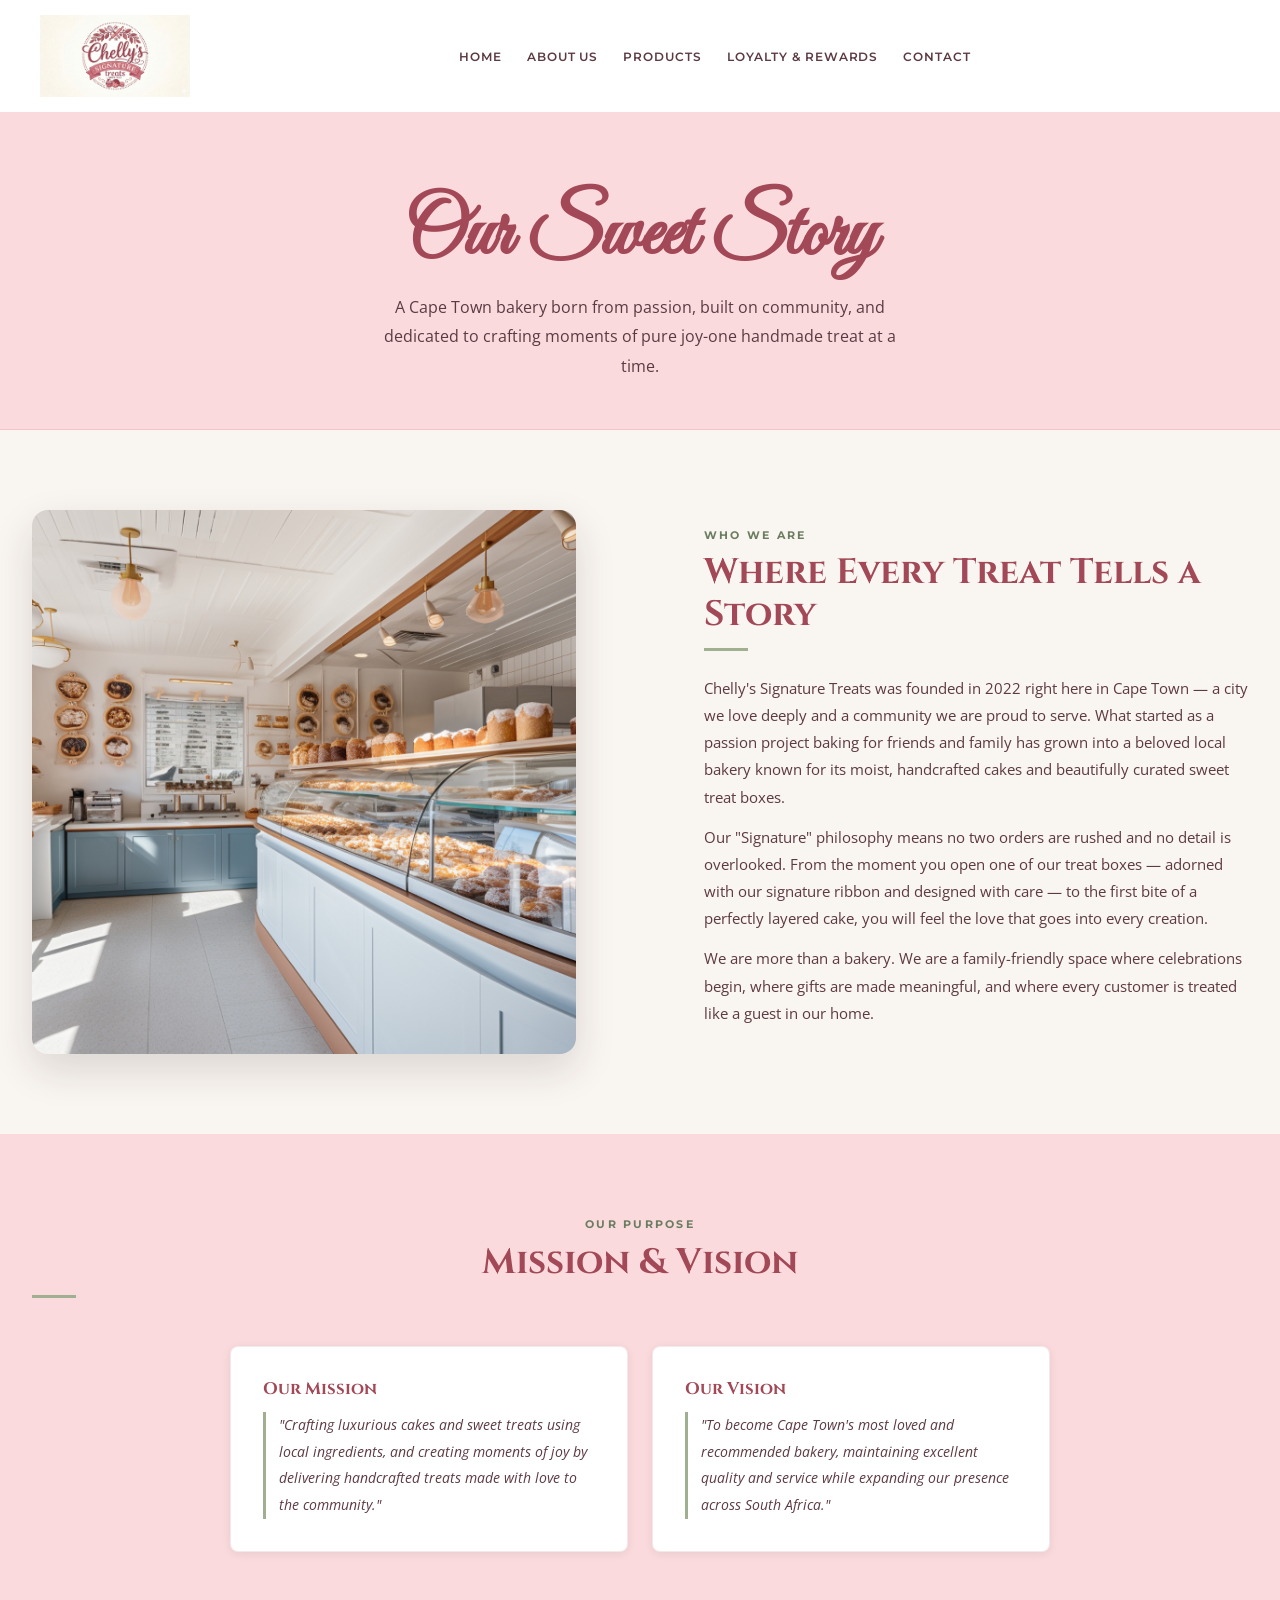
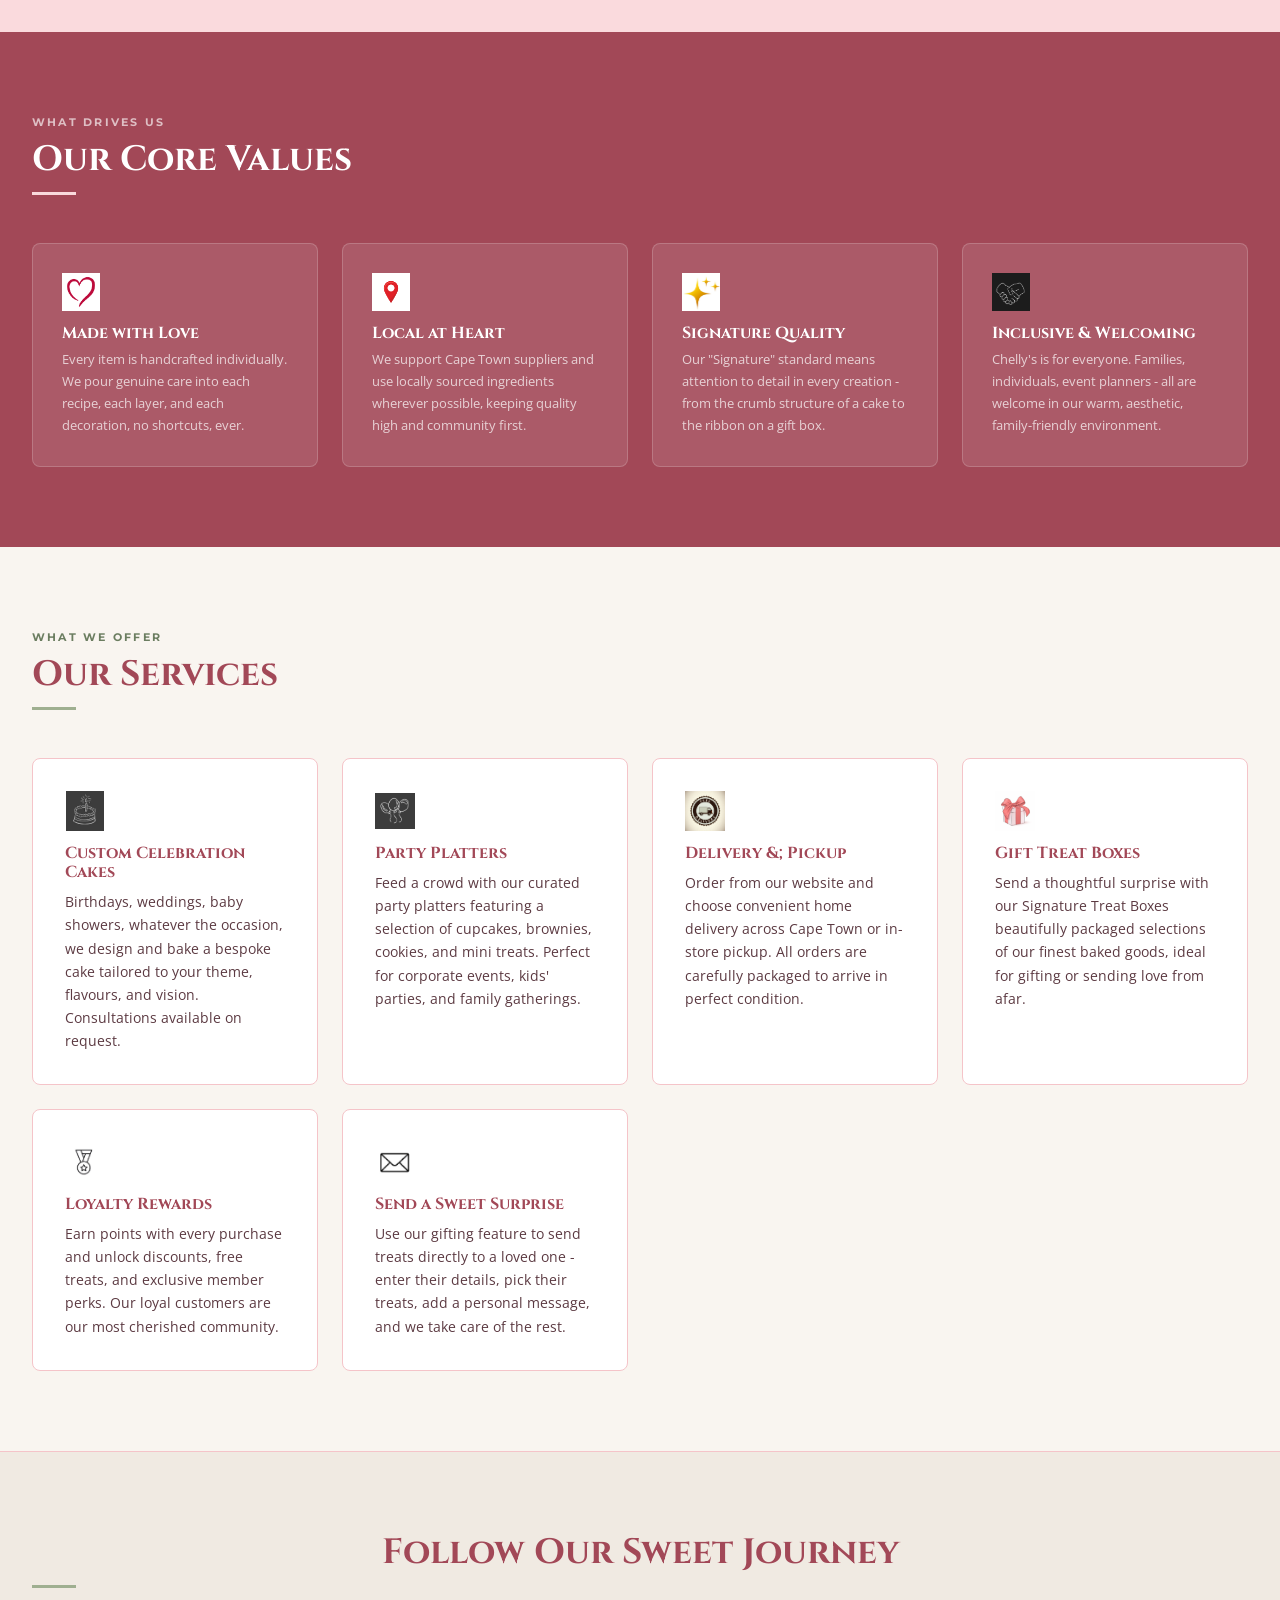
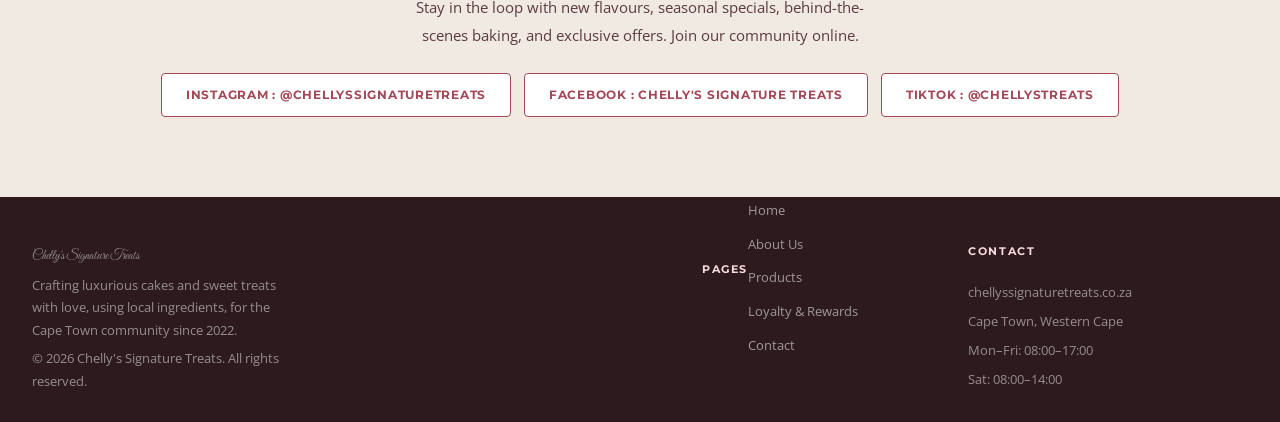
<file: css/aboutus.html>
<!DOCTYPE html>
<html lang="en">
<head>
  <link rel="stylesheet" href="style.css" />
    <meta charset="UTF-8">
    <meta name="viewport" content="width=device-width, initial-scale=1.0">
    <title> About Us</title>
</head>
<header class="header-container">
  <div class="nav-logo">
    <a href="index.html">
    </a>
  </div>

<body>
          <img src="images/logo.png" alt="Chelly's Signature Treats" width="150" height="60"/>
    </div>
        <ul class="nav-links">
          <li><a href="index.html">Home</a></li>
          <li><a href="aboutus.html">About Us</a></li>
          <li><a href="product.html">Products</a></li>
          <li><a href="loyaltyandreward.html">Loyalty &amp; Rewards</a></li>
          <li><a href="contactdetail.html">Contact</a></li>
        </ul>
      </nav>
    </header>

<!-- PAGE HEADING -->
  <section class="page-hero">
    <h1>Our Sweet Story</h1>
    <p>
          A Cape Town bakery born from passion, built on community, and dedicated to
          crafting moments of pure joy-one handmade treat at a time.
        </p>
  </section>
 <section class="bakery-story">
        <div class="story-image">
          <img src="images/bakery.jpg" alt="Inside Chelly's Signature Treats bakery" width="400" height="300"/>
        </div>
        <div class="story-text">
          <p class="section-label">Who We Are</p>
          <h2>Where Every Treat Tells a Story</h2>
          <p>
            Chelly's Signature Treats was founded in 2022 right here in Cape Town — a city
            we love deeply and a community we are proud to serve. What started as a passion
            project baking for friends and family has grown into a beloved local bakery known
            for its moist, handcrafted cakes and beautifully curated sweet treat boxes.
          </p>
          <p>
            Our "Signature" philosophy means no two orders are rushed and no detail is
            overlooked. From the moment you open one of our treat boxes — adorned with our
            signature ribbon and designed with care — to the first bite of a perfectly
            layered cake, you will feel the love that goes into every creation.
          </p>
          <p>
            We are more than a bakery. We are a family-friendly space where celebrations
            begin, where gifts are made meaningful, and where every customer is treated
            like a guest in our home.
          </p>
  </section>
   <section class="mission-vision">
        <p class="section-label">Our Purpose</p>
        <h2>Mission & Vision</h2>
 
        <div class="mission-vision-grid">
 
          <div class="mission-card">
            <h3>Our Mission</h3>
            <blockquote>
              "Crafting luxurious cakes and sweet treats using local ingredients, and creating
              moments of joy by delivering handcrafted treats made with love to the community."
            </blockquote>
          </div>
 
          <div class="vision-card">
            <h3>Our Vision</h3>
            <blockquote>
              "To become Cape Town's most loved and recommended bakery, maintaining excellent
              quality and service while expanding our presence across South Africa."
            </blockquote>
          </div>
 
        </div>
      </section>
 
      <!-- ═══════════════════════════════════════════
           CORE VALUES
      ═══════════════════════════════════════════ -->
      <section class="values-section">
        <p class="section-label">What Drives Us</p>
        <h2>Our Core Values</h2>
 
        <div class="values-grid">
 
          <article class="value-card">
            <img src="images/madewithloveicon.jpg" alt="" aria-hidden="true" width="150" height="100"/>
            <h3>Made with Love</h3>
            <p>
              Every item is handcrafted individually. We pour genuine care into each recipe,
              each layer, and each decoration, no shortcuts, ever.
            </p>
          </article>
 
          <article class="value-card">
            <img src="images/local.jpg" alt="" aria-hidden="true" width="150" height="100" />
            <h3>Local at Heart</h3>
            <p>
              We support Cape Town suppliers and use locally sourced ingredients wherever
              possible, keeping quality high and community first.
            </p>
          </article>
 
          <article class="value-card">
            <img src="images/signaturequalityicon.png" alt="" aria-hidden="true" width="150" height="100"/>
            <h3>Signature Quality</h3>
            <p>
              Our "Signature" standard means attention to detail in every creation - from
              the crumb structure of a cake to the ribbon on a gift box.
            </p>
          </article>
 
          <article class="value-card">
            <img src="images/welcomeicon.png" alt="" aria-hidden="true" />
            <h3>Inclusive & Welcoming</h3>
            <p>
              Chelly's is for everyone. Families, individuals, event planners - all are
              welcome in our warm, aesthetic, family-friendly environment.
            </p>
          </article>
 
        </div>
      </section>
 
      <!-- ═══════════════════════════════════════════
           OUR SERVICES
      ═══════════════════════════════════════════ -->
      <section class="services-section">
        <p class="section-label">What We Offer</p>
        <h2>Our Services</h2>
 
        <div class="services-grid">
 
          <article class="service-card">
            <img src="images/cakeicon.png" alt="" aria-hidden="true" />
            <h3>Custom Celebration Cakes</h3>
            <p>
              Birthdays, weddings, baby showers, whatever the occasion, we design and bake
              a bespoke cake tailored to your theme, flavours, and vision. Consultations
              available on request.
            </p>
          </article>
 
          <article class="service-card">
            <img src="images/partyicon.png" alt="" aria-hidden="true" />
            <h3>Party Platters</h3>
            <p>
              Feed a crowd with our curated party platters featuring a selection of cupcakes,
              brownies, cookies, and mini treats. Perfect for corporate events, kids' parties,
              and family gatherings.
            </p>
          </article>
 
          <article class="service-card">
            <img src="images/deliveryicon.jpg" alt="" aria-hidden="true" width="150" height="90"/>
            <h3>Delivery &; Pickup</h3>
            <p>
              Order from our website and choose convenient home delivery across Cape Town or
              in-store pickup. All orders are carefully packaged to arrive in perfect condition.
            </p>
          </article>
 
          <article class="service-card">
            <img src="images/packaginglogo.png" alt="" aria-hidden="true"width="150" height="60" />
            <h3>Gift Treat Boxes</h3>
            <p>
              Send a thoughtful surprise with our Signature Treat Boxes beautifully packaged
              selections of our finest baked goods, ideal for gifting or sending love from afar.
            </p>
          </article>
 
          <article class="service-card">
            <img src="images/rewardicon.png" alt="" aria-hidden="true" />
            <h3>Loyalty Rewards</h3>
            <p>
              Earn points with every purchase and unlock discounts, free treats, and exclusive
              member perks. Our loyal customers are our most cherished community.
            </p>
          </article>
 
          <article class="service-card">
            <img src="images/lettericon.png" alt="" aria-hidden="true" />
            <h3>Send a Sweet Surprise</h3>
            <p>
              Use our gifting feature to send treats directly to a loved one - enter their
              details, pick their treats, add a personal message, and we take care of the rest.
            </p>
          </article>
 
        </div>
      </section>
 
      <!-- ═══════════════════════════════════════════
           SOCIAL MEDIA FOLLOW
      ═══════════════════════════════════════════ -->
      <section class="social-follow">
        <h2>Follow Our Sweet Journey</h2>
        <p>
          Stay in the loop with new flavours, seasonal specials, behind-the-scenes baking,
          and exclusive offers. Join our community online.
        </p>
        <ul class="social-links">
          <li>
            <a href="https://www.instagram.com/ChellysSignatureTreats" target="_blank" rel="noopener">
              Instagram : @ChellysSignatureTreats
            </a>
          </li>
          <li>
            <a href="https://www.facebook.com/ChellysSignatureTreats" target="_blank" rel="noopener">
              Facebook : Chelly's Signature Treats
            </a>
          </li>
          <li>
            <a href="https://www.tiktok.com/@ChellysTreats" target="_blank" rel="noopener">
              TikTok : @ChellysTreats
            </a>
          </li>
        </ul>
      </section>
 
    </main>
 
    <!-- ═══════════════════════════════════════════
         FOOTER
    ═══════════════════════════════════════════ -->
    <footer>
      <div class="footer-grid">
 
        <div class="footer-brand">
          <p class="footer-logo">Chelly's Signature Treats</p>
          <p>
            Crafting luxurious cakes and sweet treats with love, using local ingredients,
            for the Cape Town community since 2022.
          </p>
          <p>&copy; 2026 Chelly's Signature Treats. All rights reserved.</p>
        </div>
 
        <nav aria-label="Footer navigation">
          <h4>Pages</h4>
          <ul>
            <li><a href="index.html">Home</a></li>
            <li><a href="aboutus.html">About Us</a></li>
            <li><a href="product.html">Products</a></li>
            <li><a href="loyaltyandreward.html">Loyalty & Rewards</a></li>
            <li><a href="contactdetail.html">Contact</a></li>
          </ul>
        </nav>
 
        <div class="footer-contact">
          <h4>Contact</h4>
          <ul>
            <li>chellyssignaturetreats.co.za</li>
            <li>Cape Town, Western Cape</li>
            <li>Mon–Fri: 08:00–17:00</li>
            <li>Sat: 08:00–14:00</li>
          </ul>
        </div>
 
      </div>
    </footer>
 
    
  </body>
</html>
</file>
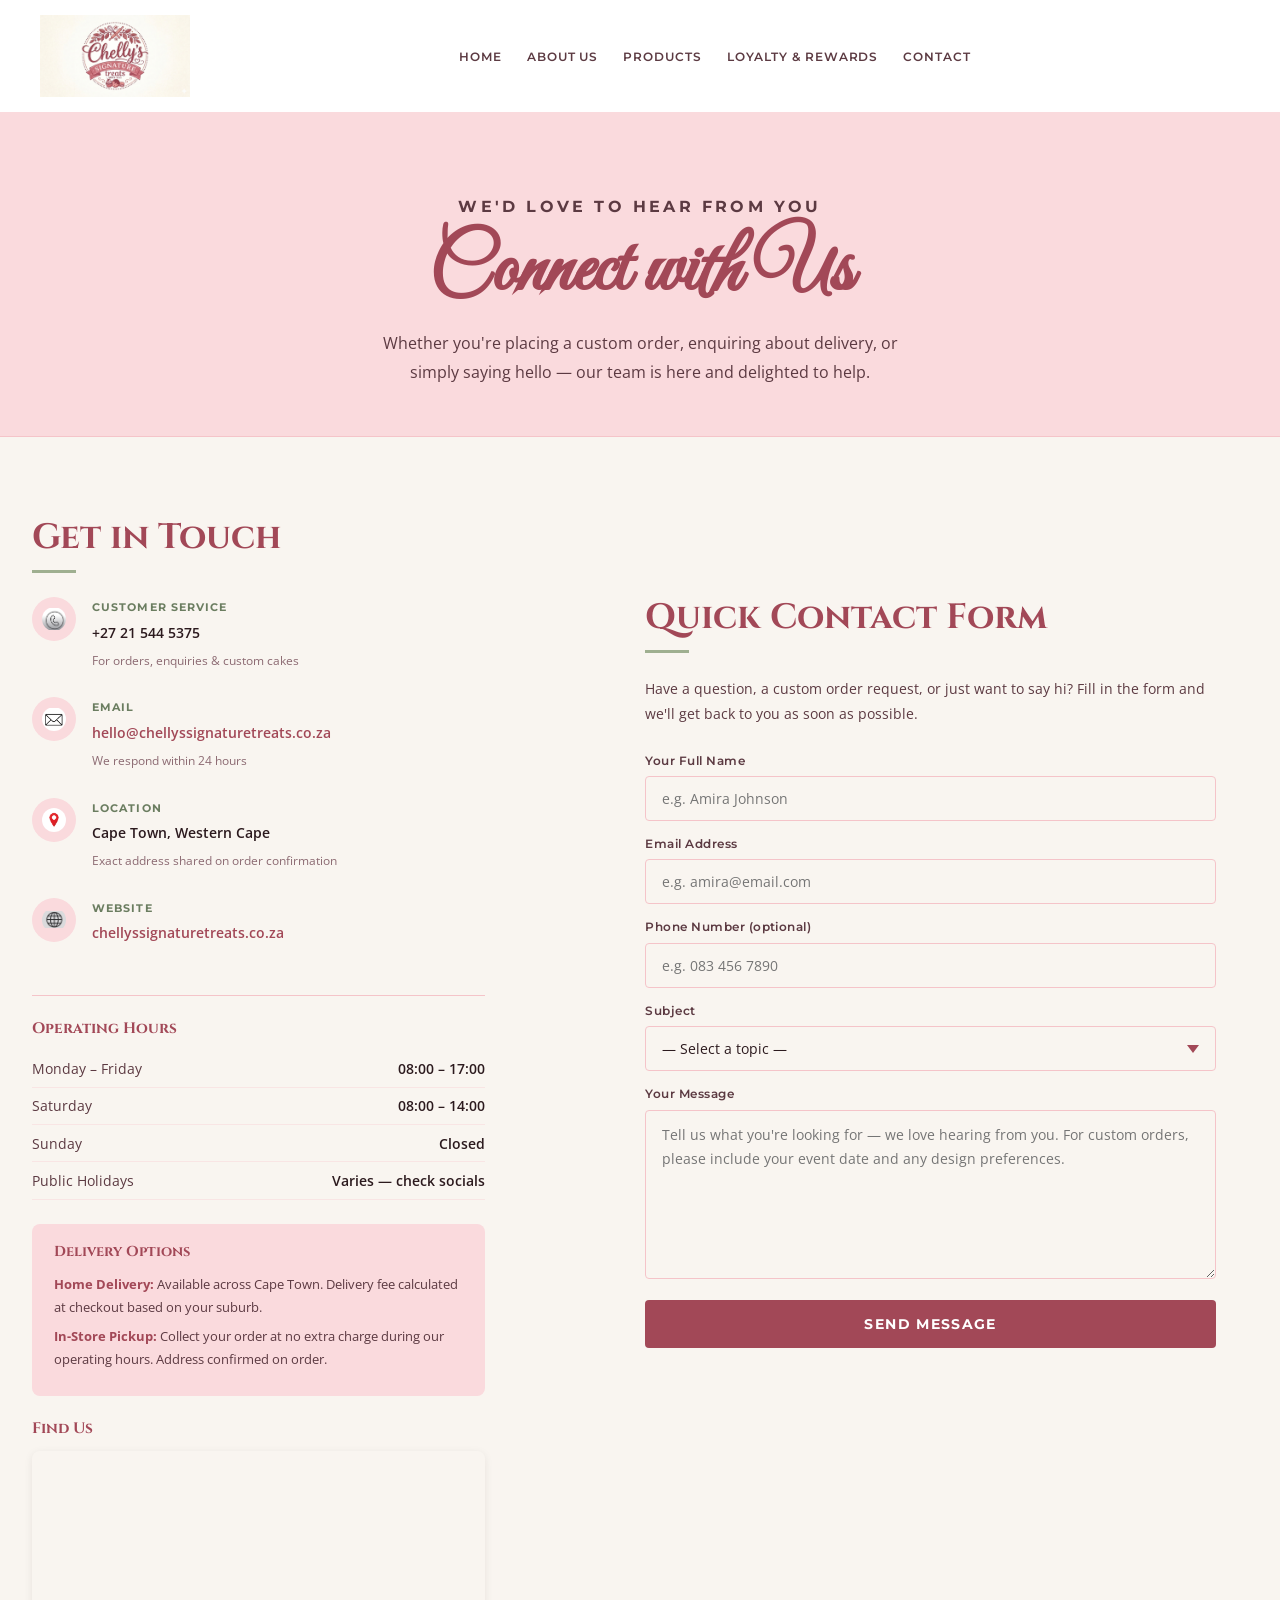
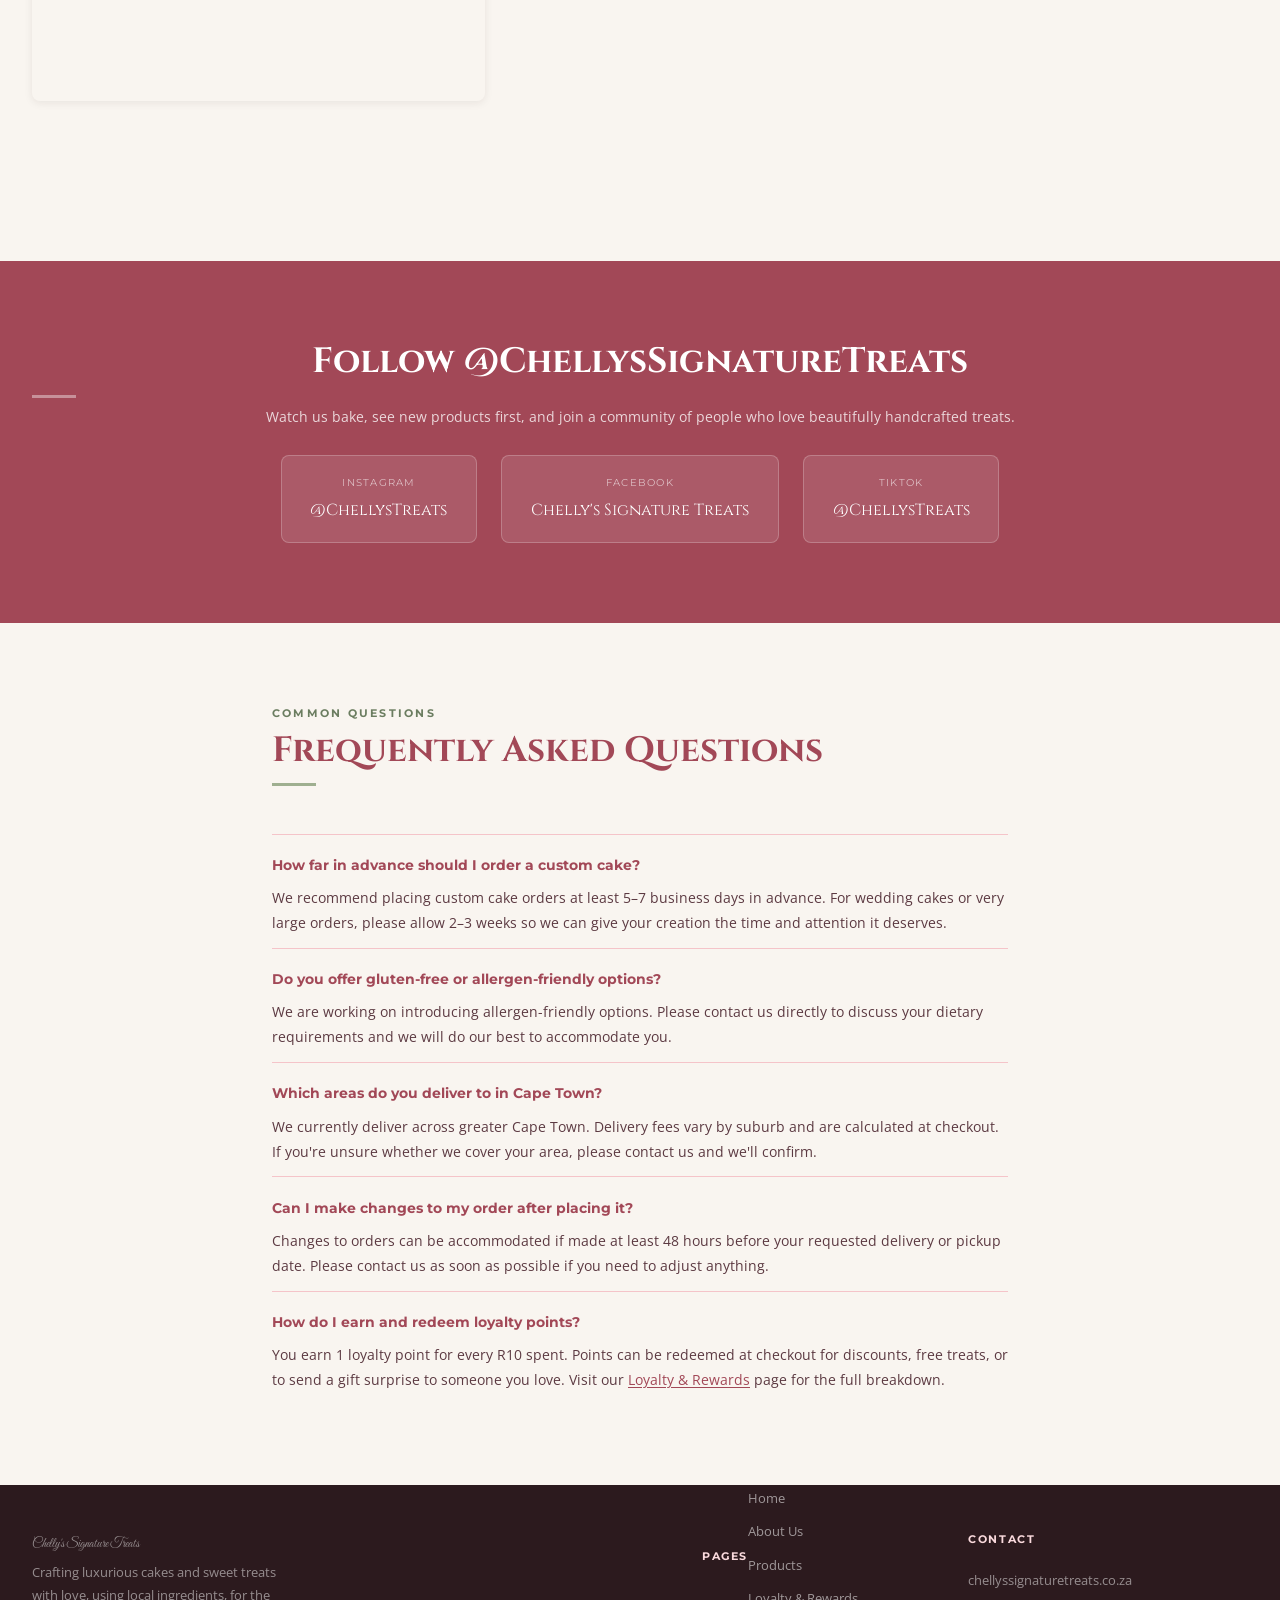
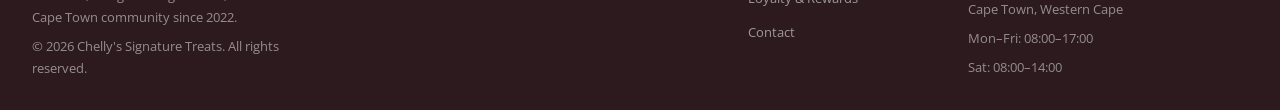
<file: css/contactdetail.html>
<!DOCTYPE html>
<html lang="en">
<head>
  <link rel="stylesheet" href="style.css" />
    <meta charset="UTF-8">
    <meta name="viewport" content="width=device-width, initial-scale=1.0">
    <title>Home | Chelly's Signature Treats</title>
</head>

<header class="header-container">
  <div class="nav-logo">
    <a href="contactdetail.html">
    </a>
  </div>

<body>
          <img src="images/logo.png" alt="Chelly's Signature Treats" width="150" height="60"/>
    </div>
        <ul class="nav-links">
          <li><a href="index.html">Home</a></li>
          <li><a href="aboutus.html">About Us</a></li>
          <li><a href="product.html">Products</a></li>
          <li><a href="loyaltyandreward.html">Loyalty &amp; Rewards</a></li>
          <li><a href="contactdetail.html">Contact</a></li>
        </ul>
      </nav>
    </header>
    <main>
 
      <!-- ═══════════════════════════════════════════
           PAGE HERO
      ═══════════════════════════════════════════ -->
      <section class="page-hero">
        <p class="section-label">We'd Love to Hear from You</p>
        <h1>Connect with Us</h1>
        <p>
          Whether you're placing a custom order, enquiring about delivery, or simply
          saying hello — our team is here and delighted to help.
        </p>
      </section>
 
      <!-- ═══════════════════════════════════════════
           CONTACT MAIN — INFO + FORM
      ═══════════════════════════════════════════ -->
      <div class="contact-layout">
 
        <!-- LEFT: Contact details -->
        <aside class="contact-info">
          <h2>Get in Touch</h2>
 
          <ul class="contact-details-list">
 
            <li class="contact-detail">
              <img src="images/phonelogo.png" alt="" aria-hidden="true" />
              <div>
                <p class="detail-label">Customer Service</p>
                <p class="detail-value">+27 21 544 5375</p>
                <p class="detail-note">For orders, enquiries &amp; custom cakes</p>
              </div>
            </li>
 
            <li class="contact-detail">
              <img src="images/lettericon.png" alt="" aria-hidden="true" />
              <div>
                <p class="detail-label">Email</p>
                <p class="detail-value">
                  <a href="mailto:hello@chellyssignaturetreats.co.za">
                    hello@chellyssignaturetreats.co.za
                  </a>
                </p>
                <p class="detail-note">We respond within 24 hours</p>
              </div>
            </li>
 
            <li class="contact-detail">
              <img src="images/local.jpg" alt="" aria-hidden="true" />
              <div>
                <p class="detail-label">Location</p>
                <p class="detail-value">Cape Town, Western Cape</p>
                <p class="detail-note">Exact address shared on order confirmation</p>
              </div>
            </li>
 
            <li class="contact-detail">
              <img src="images/websitelogo.png" alt="" aria-hidden="true" />
              <div>
                <p class="detail-label">Website</p>
                <p class="detail-value">
                  <a href="https://www.chellyssignaturetreats.co.za" target="_blank" rel="noopener">
                    chellyssignaturetreats.co.za
                  </a>
                </p>
              </div>
            </li>
 
          </ul>
 
          <!-- Operating hours -->
          <div class="operating-hours">
            <h3>Operating Hours</h3>
            <table>
              <tbody>
                <tr>
                  <td>Monday – Friday</td>
                  <td>08:00 – 17:00</td>
                </tr>
                <tr>
                  <td>Saturday</td>
                  <td>08:00 – 14:00</td>
                </tr>
                <tr>
                  <td>Sunday</td>
                  <td>Closed</td>
                </tr>
                <tr>
                  <td>Public Holidays</td>
                  <td>Varies — check socials</td>
                </tr>
              </tbody>
            </table>
          </div>
 
          <!-- Delivery info -->
          <div class="delivery-info">
            <h3>Delivery Options</h3>
            <ul>
              <li>
                <strong>Home Delivery:</strong> Available across Cape Town. Delivery fee
                calculated at checkout based on your suburb.
              </li>
              <li>
                <strong>In-Store Pickup:</strong> Collect your order at no extra charge
                during our operating hours. Address confirmed on order.
              </li>
            </ul>
          </div>
 
          <!-- Google Maps embed placeholder -->
          <div class="map-container">
            <h3>Find Us</h3>
            <iframe
              title="Chelly's Signature Treats Location Map"
              src="https://www.google.com/maps/embed?pb=!1m18!1m12!1m3!1d3310.0!2d18.4241!3d-33.9249!2m3!1f0!2f0!3f0!3m2!1i1024!2i768!4f13.1!3m3!1m2!1s0x0%3A0x0!2zMzPCsDU1JzI5LjYiUyAxOMKwMjUnMjcuOCJF!5e0!3m2!1sen!2sza!4v0"
              width="100%"
              height="250"
              style="border:0;"
              allowfullscreen=""
              loading="lazy"
              referrerpolicy="no-referrer-when-downgrade">
            </iframe>
          </div>
 
        </aside>
 
        <!-- RIGHT: Contact form -->
        <section class="contact-form-section">
          <h2>Quick Contact Form</h2>
          <p>
            Have a question, a custom order request, or just want to say hi? Fill in the
            form and we'll get back to you as soon as possible.
          </p>
 
          <form class="contact-form" action="#" method="post">
 
            <div class="form-group">
              <label for="contact-name">Your Full Name</label>
              <input
                type="text"
                id="contact-name"
                name="name"
                placeholder="e.g. Amira Johnson"
                required
              />
            </div>
 
            <div class="form-group">
              <label for="contact-email">Email Address</label>
              <input
                type="email"
                id="contact-email"
                name="email"
                placeholder="e.g. amira@email.com"
                required
              />
            </div>
 
            <div class="form-group">
              <label for="contact-phone">Phone Number (optional)</label>
              <input
                type="tel"
                id="contact-phone"
                name="phone"
                placeholder="e.g. 083 456 7890"
              />
            </div>
 
            <div class="form-group">
              <label for="contact-subject">Subject</label>
              <select id="contact-subject" name="subject" required>
                <option value="" disabled selected>— Select a topic —</option>
                <option value="general">General Enquiry</option>
                <option value="custom-cake">Custom Cake Order</option>
                <option value="delivery">Delivery Enquiry</option>
                <option value="corporate">Corporate / Bulk Order</option>
                <option value="loyalty">Loyalty &amp; Rewards</option>
                <option value="feedback">Feedback or Compliment</option>
                <option value="other">Other</option>
              </select>
            </div>
 
            <div class="form-group">
              <label for="contact-message">Your Message</label>
              <textarea
                id="contact-message"
                name="message"
                rows="6"
                placeholder="Tell us what you're looking for — we love hearing from you. For custom orders, please include your event date and any design preferences."
                required
              ></textarea>
            </div>
 
            <button type="submit" class="btn-submit">Send Message</button>
 
          </form>
        </section>
 
      </div>
 
      <!-- ═══════════════════════════════════════════
           SOCIAL MEDIA SECTION
      ═══════════════════════════════════════════ -->
      <section class="social-section">
        <h2>Follow @ChellysSignatureTreats</h2>
        <p>
          Watch us bake, see new products first, and join a community of people who
          love beautifully handcrafted treats.
        </p>
 
        <ul class="social-handles-list">
 
          <li class="social-handle">
            <p class="social-platform">Instagram</p>
            <a href="https://www.instagram.com/ChellysTreats" target="_blank" rel="noopener">
              @ChellysTreats
            </a>
          </li>
 
          <li class="social-handle">
            <p class="social-platform">Facebook</p>
            <a href="https://www.facebook.com/ChellysSignatureTreats" target="_blank" rel="noopener">
              Chelly's Signature Treats
            </a>
          </li>
 
          <li class="social-handle">
            <p class="social-platform">TikTok</p>
            <a href="https://www.tiktok.com/@ChellysTreats" target="_blank" rel="noopener">
              @ChellysTreats
            </a>
          </li></ul>
      </section>
 
      <!-- ═══════════════════════════════════════════
           FAQ SECTION
      ═══════════════════════════════════════════ -->
      <section class="faq-section">
        <p class="section-label">Common Questions</p>
        <h2>Frequently Asked Questions</h2>
 
        <dl class="faq-list">
 
          <dt>How far in advance should I order a custom cake?</dt>
          <dd>
            We recommend placing custom cake orders at least 5–7 business days in advance.
            For wedding cakes or very large orders, please allow 2–3 weeks so we can give
            your creation the time and attention it deserves.
          </dd>
 
          <dt>Do you offer gluten-free or allergen-friendly options?</dt>
          <dd>
            We are working on introducing allergen-friendly options. Please contact us
            directly to discuss your dietary requirements and we will do our best to
            accommodate you.
          </dd>
 
          <dt>Which areas do you deliver to in Cape Town?</dt>
          <dd>
            We currently deliver across greater Cape Town. Delivery fees vary by suburb
            and are calculated at checkout. If you're unsure whether we cover your area,
            please contact us and we'll confirm.
          </dd>
 
          <dt>Can I make changes to my order after placing it?</dt>
          <dd>
            Changes to orders can be accommodated if made at least 48 hours before your
            requested delivery or pickup date. Please contact us as soon as possible if
            you need to adjust anything.
          </dd>
 
          <dt>How do I earn and redeem loyalty points?</dt>
          <dd>
            You earn 1 loyalty point for every R10 spent. Points can be redeemed at
            checkout for discounts, free treats, or to send a gift surprise to someone
            you love. Visit our <a href="loyalty.html">Loyalty &amp; Rewards</a> page
            for the full breakdown.
          </dd>
 
        </dl>
      </section>
 
    </main>
 
    <!-- ═══════════════════════════════════════════
         FOOTER
    ═══════════════════════════════════════════ -->
    <footer>
      <div class="footer-grid">
 
        <div class="footer-brand">
          <p class="footer-logo">Chelly's Signature Treats</p>
          <p>
            Crafting luxurious cakes and sweet treats with love, using local ingredients,
            for the Cape Town community since 2022.
          </p>
          <p>&copy; 2026 Chelly's Signature Treats. All rights reserved.</p>
        </div>
 
        <nav aria-label="Footer navigation">
          <h4>Pages</h4>
          <ul>
            <li><a href="index.html">Home</a></li>
            <li><a href="aboutus.html">About Us</a></li>
            <li><a href="product.html">Products</a></li>
            <li><a href="loyaltyandreward.html">Loyalty &amp; Rewards</a></li>
            <li><a href="contactdetail.html">Contact</a></li>
          </ul>
        </nav>
 
        <div class="footer-contact">
          <h4>Contact</h4>
          <ul>
            <li>chellyssignaturetreats.co.za</li>
            <li>Cape Town, Western Cape</li>
            <li>Mon–Fri: 08:00–17:00</li>
            <li>Sat: 08:00–14:00</li>
          </ul>
        </div>
 
      </div>
    </footer>
 </body>
</html>
</file>
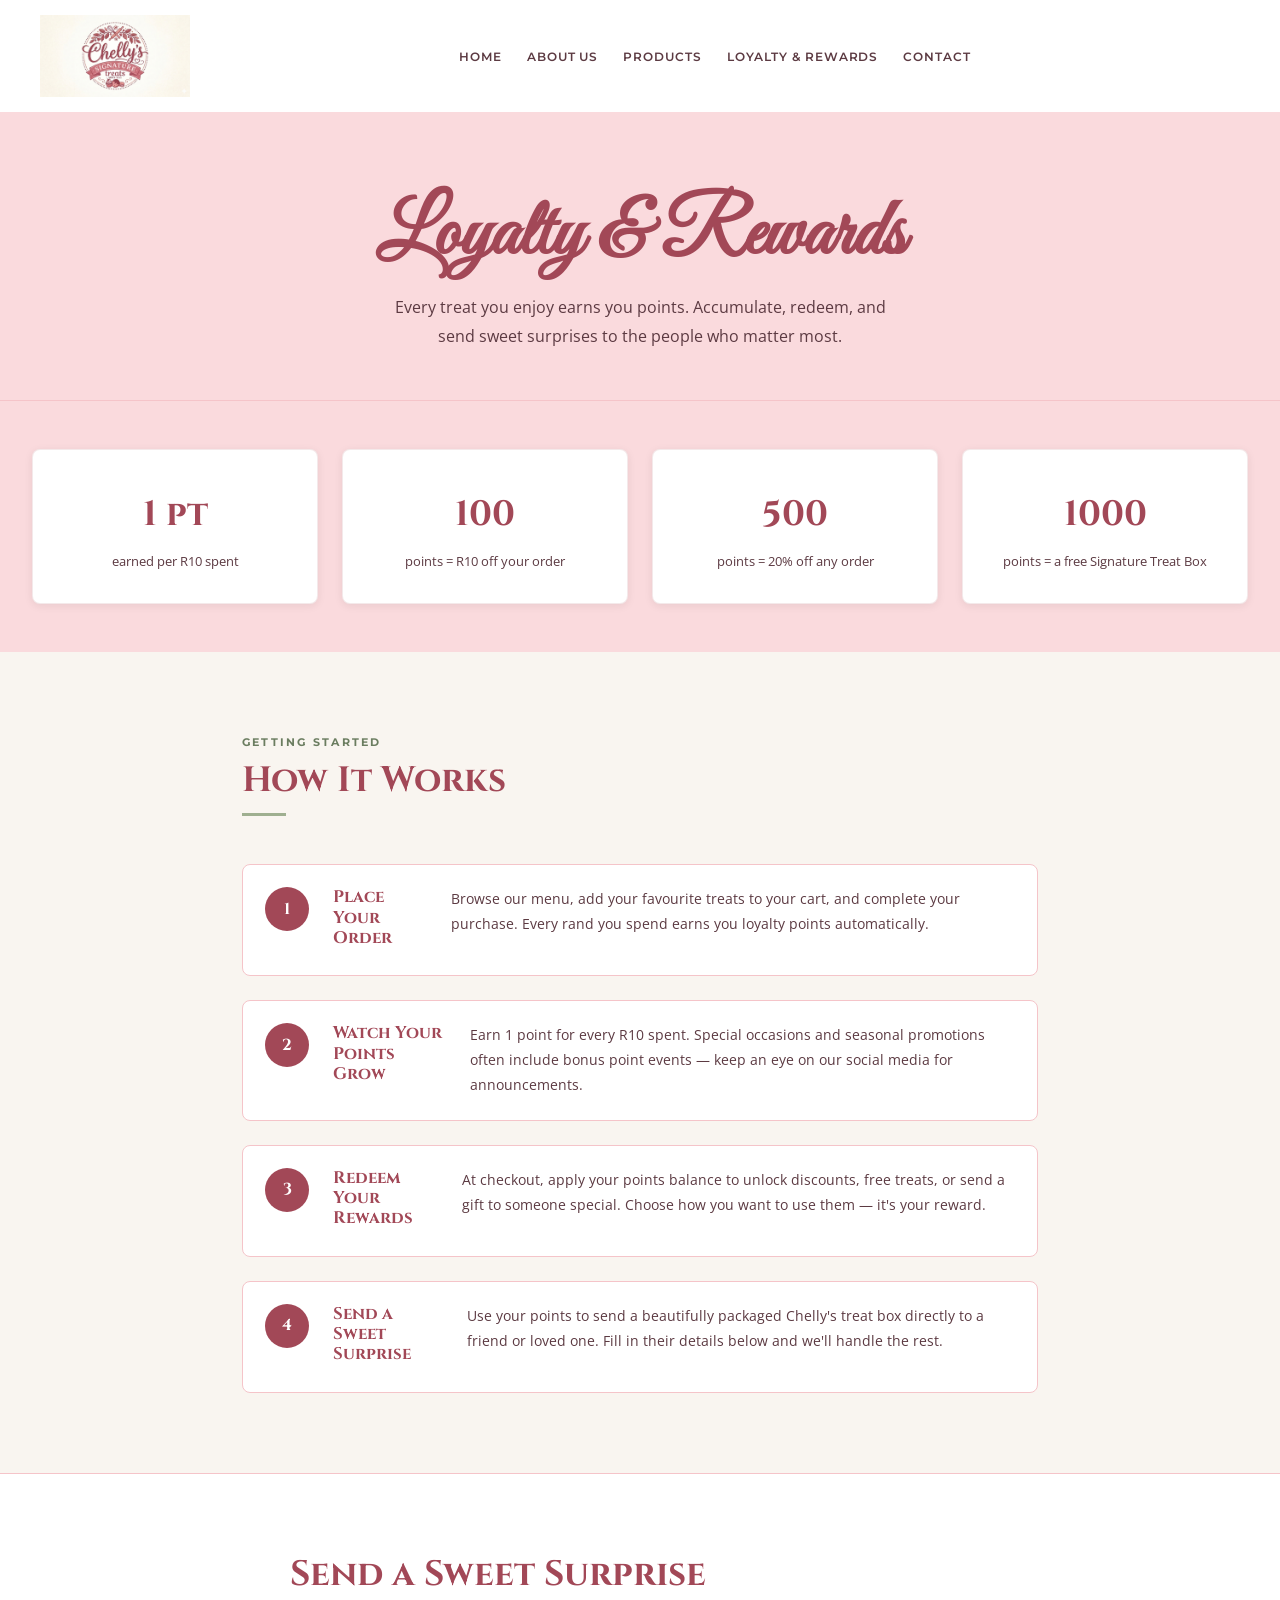
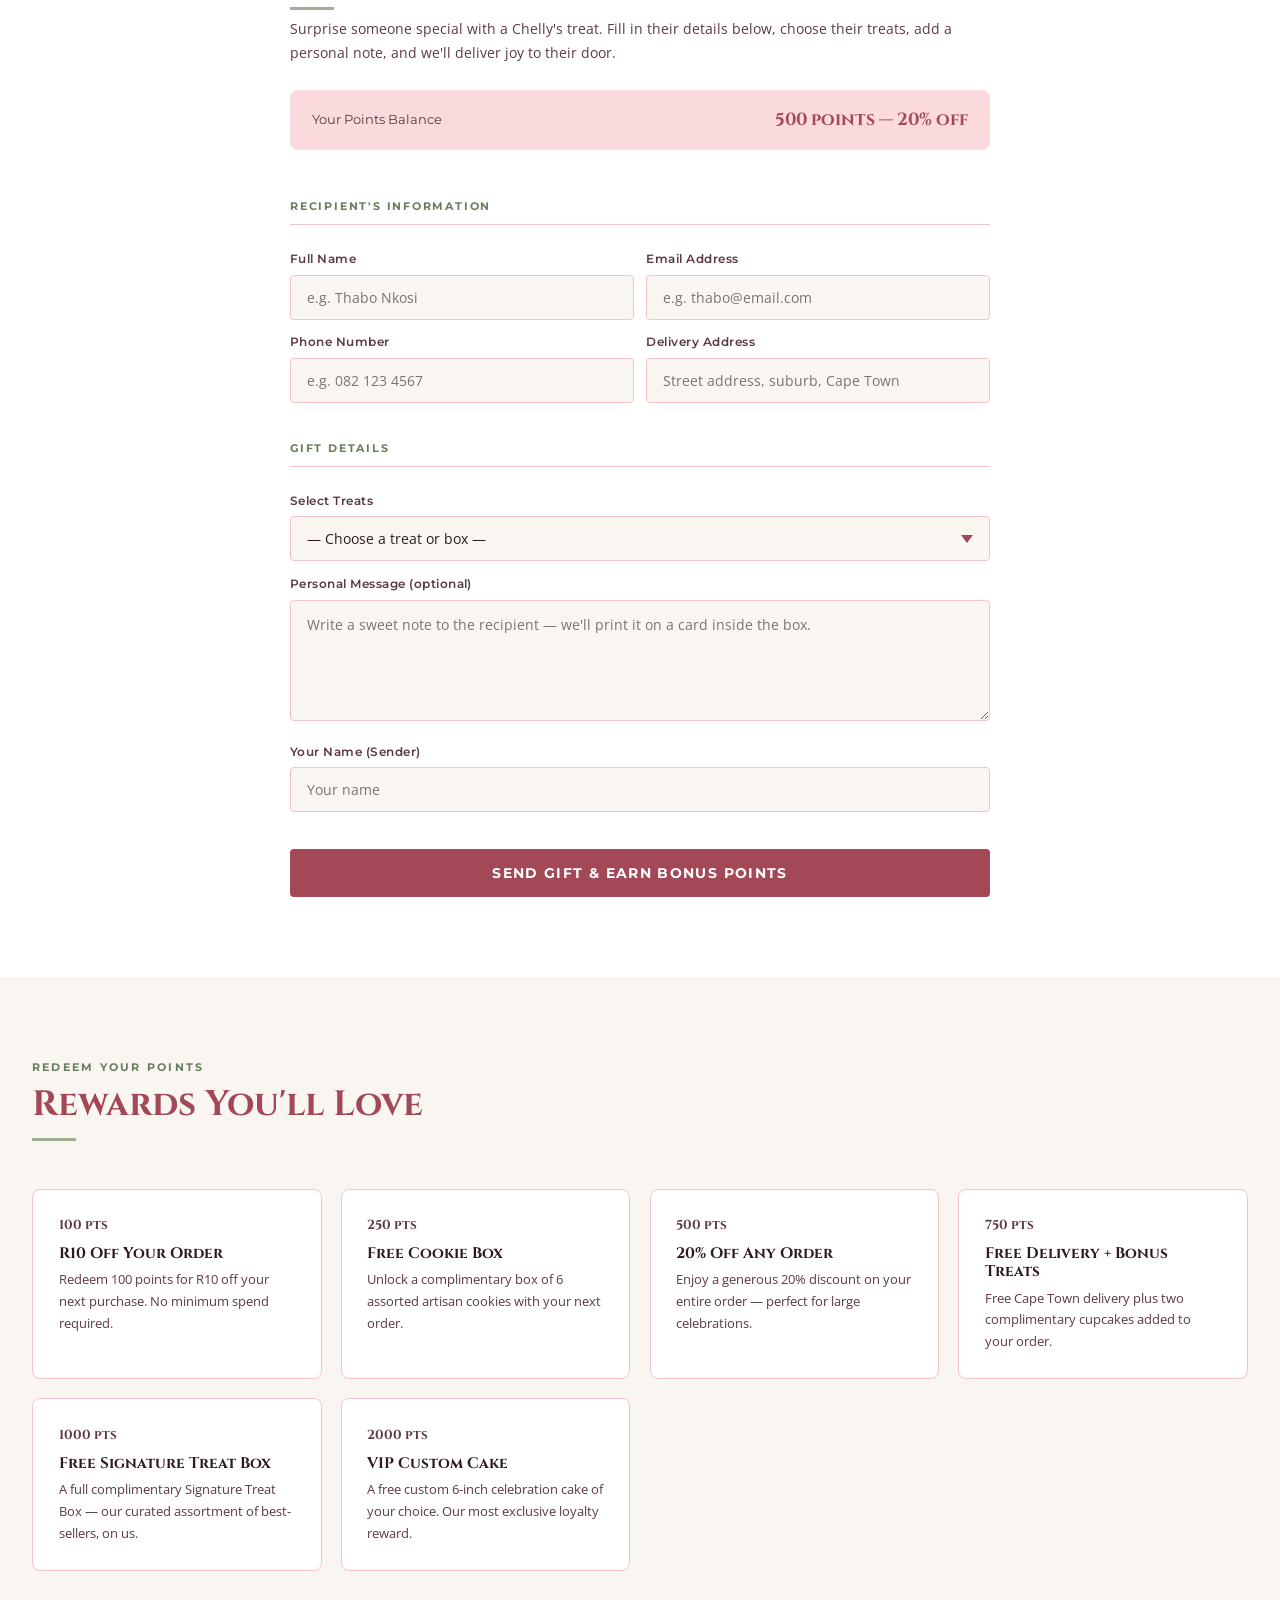
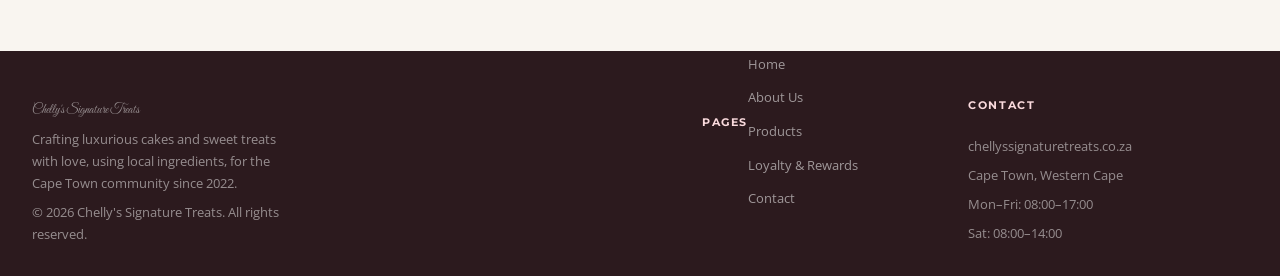
<file: css/loyaltyandreward.html>
<!DOCTYPE html>
<html lang="en">
<head>
  <link rel="stylesheet" href="style.css" />
    <meta charset="UTF-8">
    <meta name="viewport" content="width=device-width, initial-scale=1.0">
    <title>Home | Chelly's Signature Treats</title>
</head>
<header class="header-container">
  <div class="nav-logo">
    <a href="index.html">
    </a>
  </div>

<body>
          <img src="images/logo.png" alt="Chelly's Signature Treats" width="150" height="60"/>
    </div>
        <ul class="nav-links">
          <li><a href="index.html">Home</a></li>
          <li><a href="aboutus.html">About Us</a></li>
          <li><a href="product.html">Products</a></li>
          <li><a href="loyaltyandreward.html">Loyalty &amp; Rewards</a></li>
          <li><a href="contactdetail.html">Contact</a></li>
        </ul>
      </nav>
    </header>
    <main>
 
      <!-- ═══════════════════════════════════════════
           PAGE HERO
      ═══════════════════════════════════════════ -->
      <section class="page-hero">
        <h1>Loyalty &amp; Rewards</h1>
        <p>
          Every treat you enjoy earns you points. Accumulate, redeem, and send sweet
          surprises to the people who matter most.
        </p>
      </section>
 
      <!-- ═══════════════════════════════════════════
           POINTS SUMMARY BAND
      ═══════════════════════════════════════════ -->
      <section class="points-summary">
        <div class="points-grid">
 
          <div class="points-card">
            <p class="points-number">1 pt</p>
            <p class="points-label">earned per R10 spent</p>
          </div>
 
          <div class="points-card">
            <p class="points-number">100</p>
            <p class="points-label">points = R10 off your order</p>
          </div>
 
          <div class="points-card">
            <p class="points-number">500</p>
            <p class="points-label">points = 20% off any order</p>
          </div>
 
          <div class="points-card">
            <p class="points-number">1000</p>
            <p class="points-label">points = a free Signature Treat Box</p>
          </div>
 
        </div>
      </section>
 
      <!-- ═══════════════════════════════════════════
           HOW IT WORKS
      ═══════════════════════════════════════════ -->
      <section class="how-it-works">
        <p class="section-label">Getting Started</p>
        <h2>How It Works</h2>
 
        <ol class="steps-list">
 
          <li class="step">
            <h3>Place Your Order</h3>
            <p>
              Browse our menu, add your favourite treats to your cart, and complete your
              purchase. Every rand you spend earns you loyalty points automatically.
            </p>
          </li>
 
          <li class="step">
            <h3>Watch Your Points Grow</h3>
            <p>
              Earn 1 point for every R10 spent. Special occasions and seasonal promotions
              often include bonus point events — keep an eye on our social media for
              announcements.
            </p>
          </li>
 
          <li class="step">
            <h3>Redeem Your Rewards</h3>
            <p>
              At checkout, apply your points balance to unlock discounts, free treats, or
              send a gift to someone special. Choose how you want to use them — it's
              your reward.
            </p>
          </li>
 
          <li class="step">
            <h3>Send a Sweet Surprise</h3>
            <p>
              Use your points to send a beautifully packaged Chelly's treat box directly
              to a friend or loved one. Fill in their details below and we'll handle the rest.
            </p>
          </li>
 
        </ol>
      </section>
 
      <!-- ═══════════════════════════════════════════
           SEND A SWEET SURPRISE — GIFT FORM
      ═══════════════════════════════════════════ -->
      <section class="gift-form-section">
        <h2>Send a Sweet Surprise</h2>
        <p>
          Surprise someone special with a Chelly's treat. Fill in their details below,
          choose their treats, add a personal note, and we'll deliver joy to their door.
        </p>
 
        <div class="points-balance">
          <span>Your Points Balance</span>
          <strong>500 points — 20% off</strong>
        </div>
 
        <form class="gift-form" action="#" method="post">
 
          <fieldset>
            <legend>Recipient's Information</legend>
 
            <div class="form-row">
              <div class="form-group">
                <label for="recipient-name">Full Name</label>
                <input
                  type="text"
                  id="recipient-name"
                  name="recipient_name"
                  placeholder="e.g. Thabo Nkosi"
                  required
                />
              </div>
 
              <div class="form-group">
                <label for="recipient-email">Email Address</label>
                <input
                  type="email"
                  id="recipient-email"
                  name="recipient_email"
                  placeholder="e.g. thabo@email.com"
                  required
                />
              </div>
            </div>
 
            <div class="form-row">
              <div class="form-group">
                <label for="recipient-phone">Phone Number</label>
                <input
                  type="tel"
                  id="recipient-phone"
                  name="recipient_phone"
                  placeholder="e.g. 082 123 4567"
                />
              </div>
 
              <div class="form-group">
                <label for="recipient-address">Delivery Address</label>
                <input
                  type="text"
                  id="recipient-address"
                  name="recipient_address"
                  placeholder="Street address, suburb, Cape Town"
                  required
                />
              </div>
            </div>
          </fieldset>
 
          <fieldset>
            <legend>Gift Details</legend>
 
            <div class="form-group">
              <label for="treat-selection">Select Treats</label>
              <select id="treat-selection" name="treat_selection" required>
                <option value="" disabled selected>— Choose a treat or box —</option>
                <option value="signature-treat-box">Signature Treat Box (R280)</option>
                <option value="caramel-velvet-cake">Caramel Velvet Cake (from R350)</option>
                <option value="triple-chocolate-cake">Triple Chocolate Cake (from R380)</option>
                <option value="cupcakes-vanilla">Cupcake Dozen — Vanilla (R280)</option>
                <option value="cupcakes-strawberry">Cupcake Dozen — Strawberry (R310)</option>
                <option value="cookie-box">Cookie Box — Assorted (R190)</option>
                <option value="brownie-box">Brownie Box — Classic (R220)</option>
                <option value="macaron-box">Macaron Box x12 (R240)</option>
              </select>
            </div>
 
            <div class="form-group">
              <label for="gift-message">Personal Message (optional)</label>
              <textarea
                id="gift-message"
                name="gift_message"
                rows="4"
                placeholder="Write a sweet note to the recipient — we'll print it on a card inside the box."
              ></textarea>
            </div>
 
            <div class="form-group">
              <label for="sender-name">Your Name (Sender)</label>
              <input
                type="text"
                id="sender-name"
                name="sender_name"
                placeholder="Your name"
                required
              />
            </div>
          </fieldset>
 
          <button type="submit" class="btn-submit">Send Gift & Earn Bonus Points</button>
 
        </form>
      </section>
 
      <!-- ═══════════════════════════════════════════
           REWARDS / PERKS GRID
      ═══════════════════════════════════════════ -->
      <section class="perks-section">
        <p class="section-label">Redeem Your Points</p>
        <h2>Rewards You'll Love</h2>
 
        <div class="perks-grid">
 
          <article class="perk-card">
            <p class="perk-points">100 pts</p>
            <h3>R10 Off Your Order</h3>
            <p>Redeem 100 points for R10 off your next purchase. No minimum spend required.</p>
          </article>
 
          <article class="perk-card">
            <p class="perk-points">250 pts</p>
            <h3>Free Cookie Box</h3>
            <p>
              Unlock a complimentary box of 6 assorted artisan cookies with your
              next order.
            </p>
          </article>
 
          <article class="perk-card">
            <p class="perk-points">500 pts</p>
            <h3>20% Off Any Order</h3>
            <p>
              Enjoy a generous 20% discount on your entire order — perfect for
              large celebrations.
            </p>
          </article>
 
          <article class="perk-card">
            <p class="perk-points">750 pts</p>
            <h3>Free Delivery + Bonus Treats</h3>
            <p>
              Free Cape Town delivery plus two complimentary cupcakes added to
              your order.
            </p>
          </article>
 
          <article class="perk-card">
            <p class="perk-points">1000 pts</p>
            <h3>Free Signature Treat Box</h3>
            <p>
              A full complimentary Signature Treat Box — our curated assortment of
              best-sellers, on us.
            </p>
          </article>
 
          <article class="perk-card">
            <p class="perk-points">2000 pts</p>
            <h3>VIP Custom Cake</h3>
            <p>
              A free custom 6-inch celebration cake of your choice. Our most
              exclusive loyalty reward.
            </p>
          </article>
 
        </div>
      </section>
 
    </main>
 
    <!-- ═══════════════════════════════════════════
         FOOTER
    ═══════════════════════════════════════════ -->
    <footer>
      <div class="footer-grid">
 
        <div class="footer-brand">
          <p class="footer-logo">Chelly's Signature Treats</p>
          <p>
            Crafting luxurious cakes and sweet treats with love, using local ingredients,
            for the Cape Town community since 2022.
          </p>
          <p>&copy; 2026 Chelly's Signature Treats. All rights reserved.</p>
        </div>
 
        <nav aria-label="Footer navigation">
          <h4>Pages</h4>
          <ul>
            <li><a href="index.html">Home</a></li>
            <li><a href="about.html">About Us</a></li>
            <li><a href="products.html">Products</a></li>
            <li><a href="loyalty.html">Loyalty &amp; Rewards</a></li>
            <li><a href="contact.html">Contact</a></li>
          </ul>
        </nav>
 
        <div class="footer-contact">
          <h4>Contact</h4>
          <ul>
            <li>chellyssignaturetreats.co.za</li>
            <li>Cape Town, Western Cape</li>
            <li>Mon–Fri: 08:00–17:00</li>
            <li>Sat: 08:00–14:00</li>
          </ul>
        </div>
 
      </div>
    </footer>
 
    
  </body>
</html>
</file>
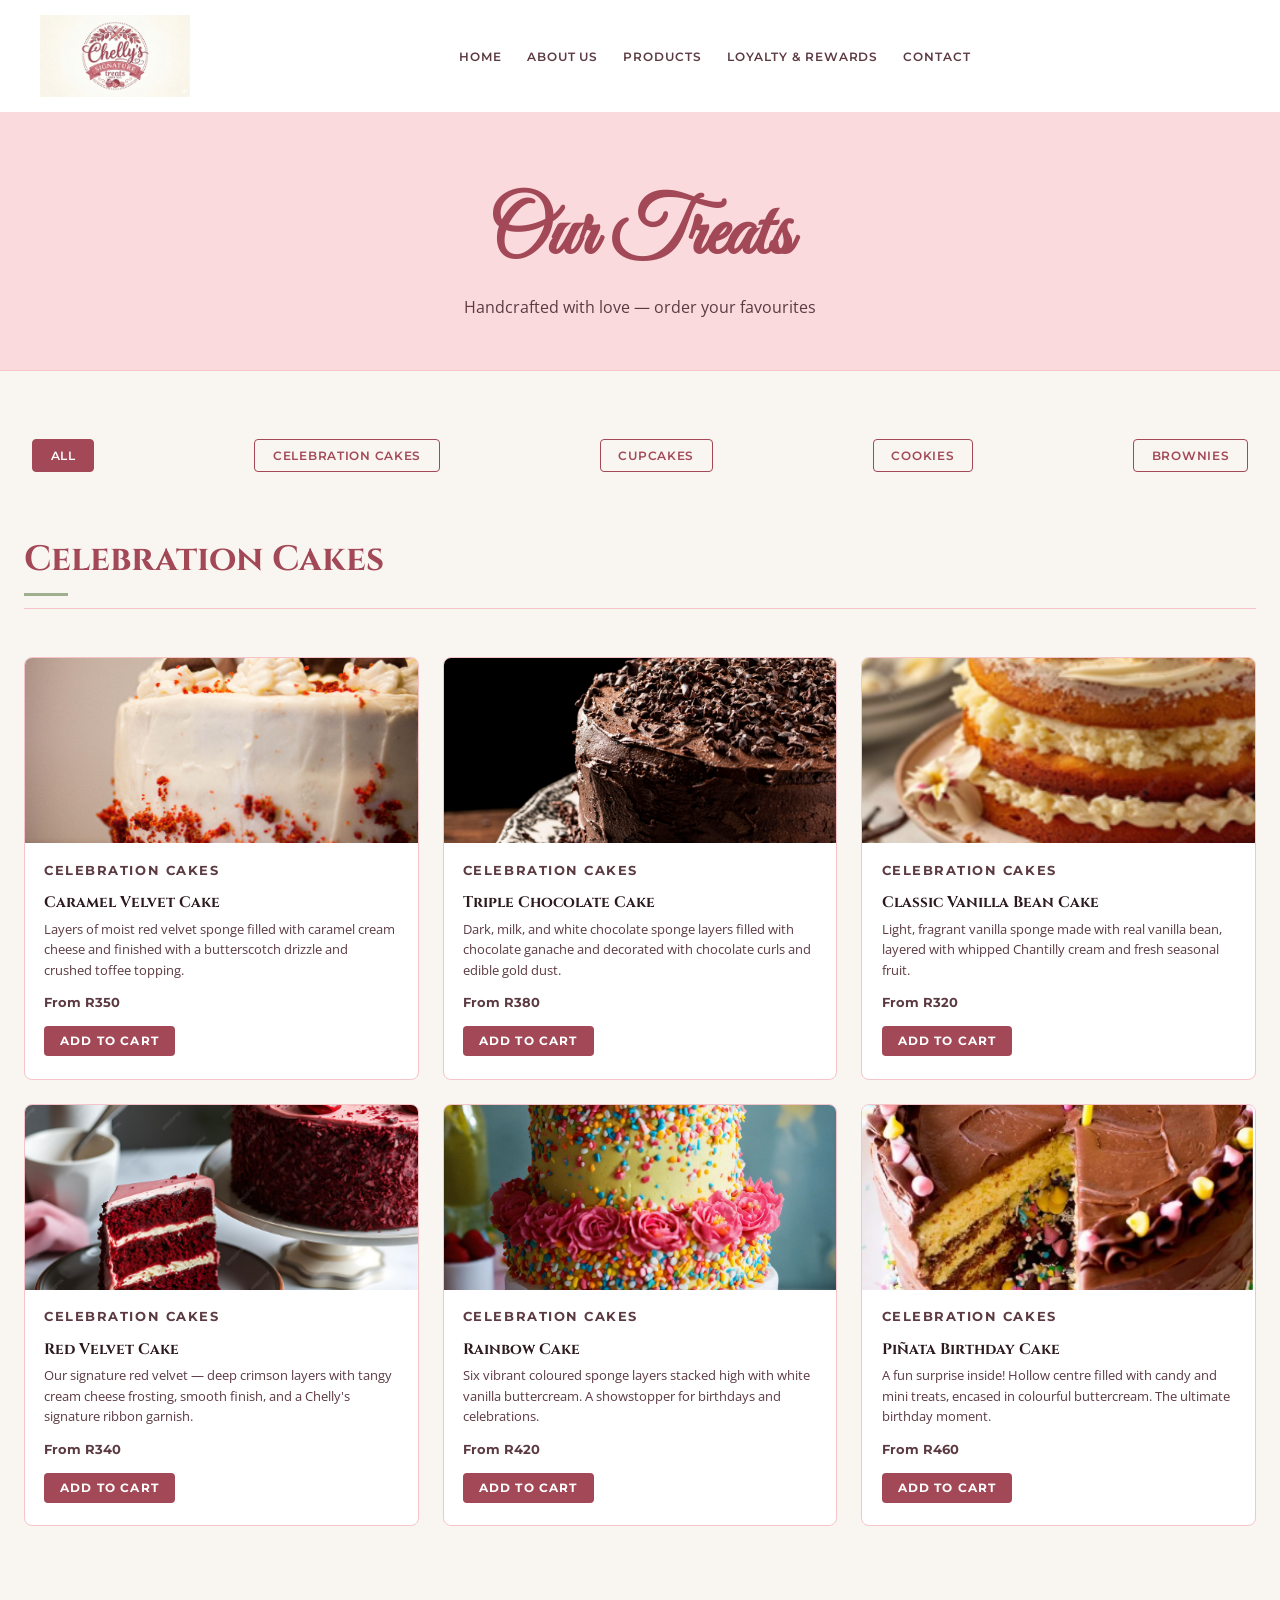
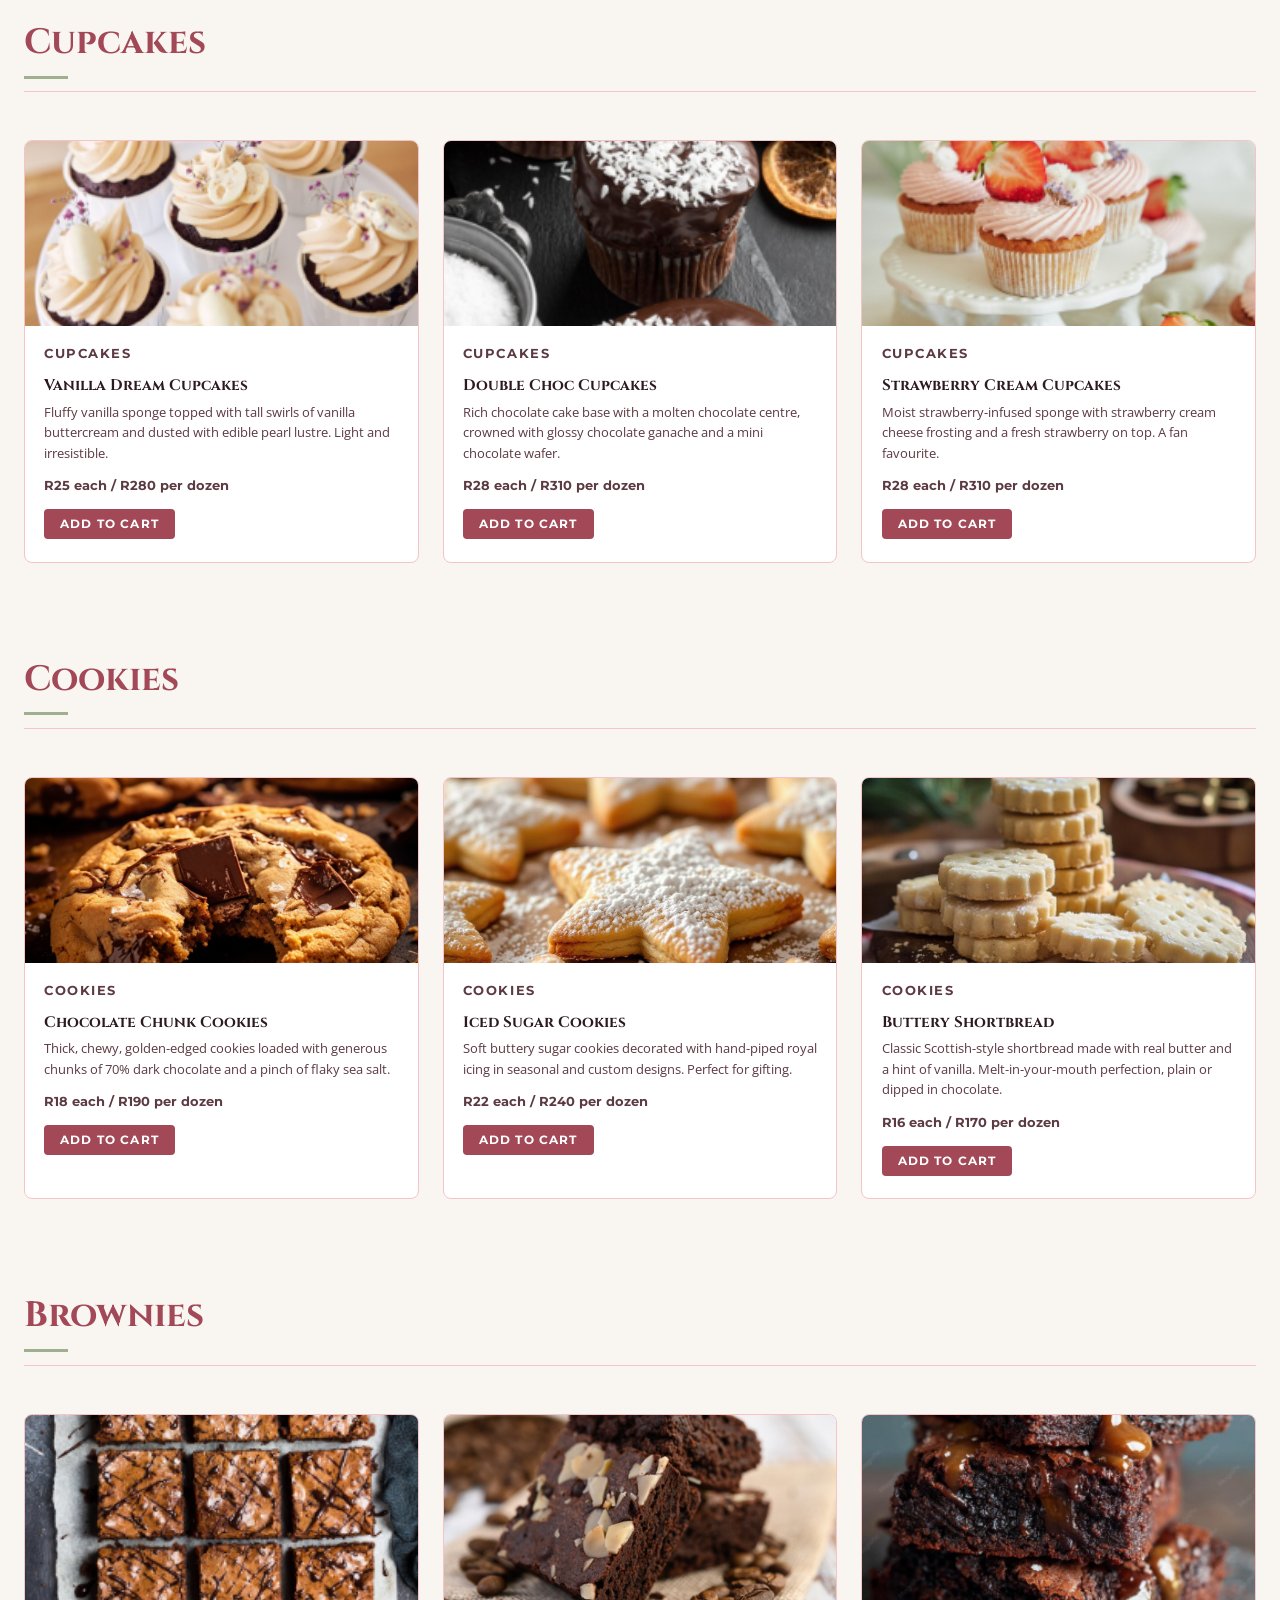
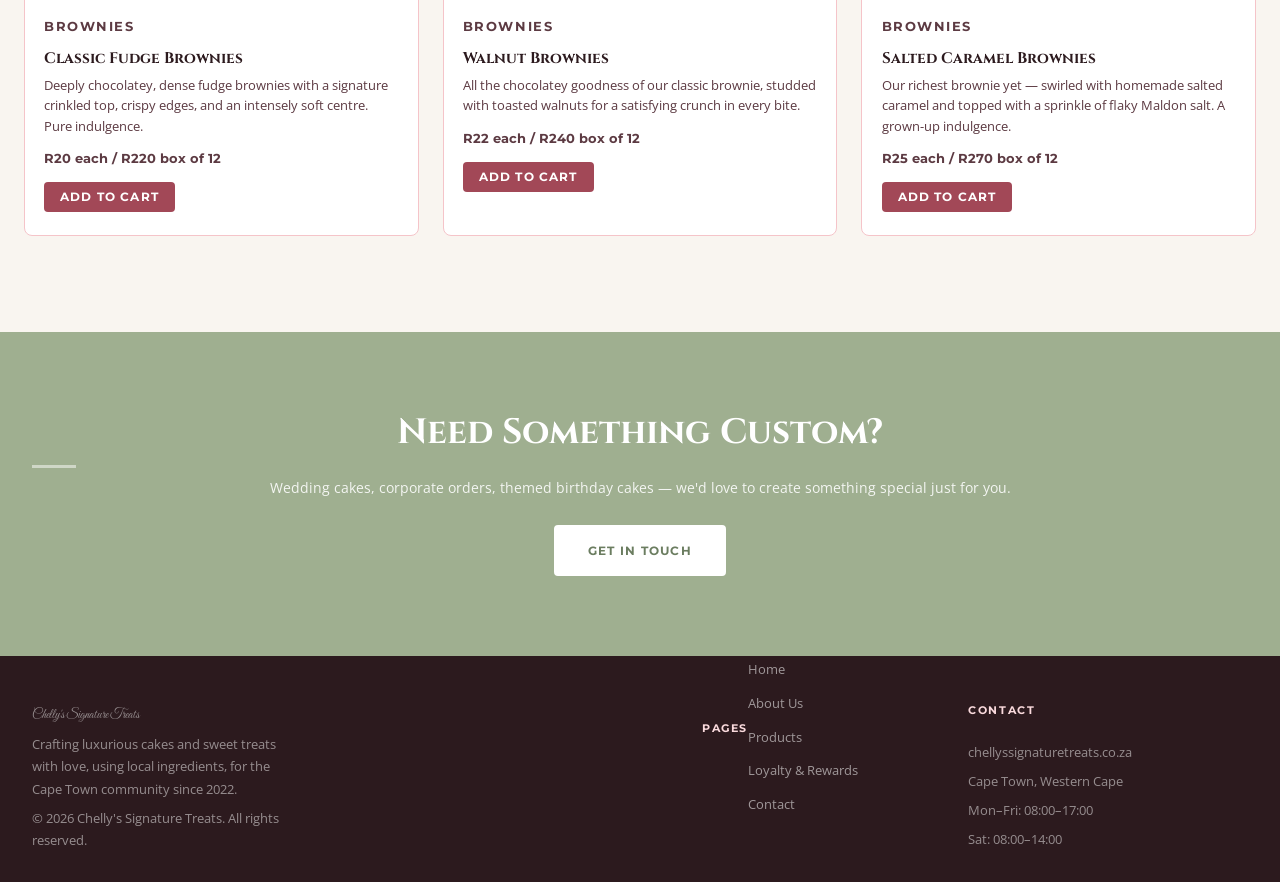
<file: css/product.html>
<!DOCTYPE html>
<html lang="en">
<head>
  <link rel="stylesheet" href="style.css" />
    <meta charset="UTF-8">
    <meta name="viewport" content="width=device-width, initial-scale=1.0">
    <title>Products</title>
</head>
<header class="header-container">
  <div class="nav-logo">
    <a href="index.html">
    </a>
  </div>

<body>
          <img src="images/logo.png" alt="Chelly's Signature Treats" width="150" height="60"/>
    </div>
        <ul class="nav-links">
          <li><a href="index.html">Home</a></li>
          <li><a href="aboutus.html">About Us</a></li>
          <li><a href="product.html">Products</a></li>
          <li><a href="loyaltyandreward.html">Loyalty &amp; Rewards</a></li>
          <li><a href="contactdetail.html">Contact</a></li>
        </ul>
      </nav>
    </header>
    
    <!-- PAGE HERO -->
  <section class="page-hero">
    <h1>Our Treats</h1>
    <p>Handcrafted with love — order your favourites</p>
  </section>
 <!-- ═══════════════════════════════════════════
           FILTER BAR
      ═══════════════════════════════════════════ -->
      <nav class="filter-bar" aria-label="Product category filter">
        <button class="filter-btn active" data-filter="all">All</button>
        <button class="filter-btn" data-filter="cakes">Celebration Cakes</button>
        <button class="filter-btn" data-filter="cupcakes">Cupcakes</button>
        <button class="filter-btn" data-filter="cookies">Cookies</button>
        <button class="filter-btn" data-filter="brownies">Brownies</button>
      </nav>
 
      <!-- ═══════════════════════════════════════════
           CELEBRATION CAKES
      ═══════════════════════════════════════════ -->
      <section class="product-category-section" id="cakes">
        <h2>Celebration Cakes</h2>
 
        <div class="products-grid">
 
          <article class="product-card" data-category="cakes">
            <div class="product-image">
              <img src="images/caramelvelvetcake.jpg" alt="Caramel Velvet Cake"width="200" />
            </div>
            <div class="product-info">
              <p class="product-category-label">Celebration Cakes</p>
              <h3>Caramel Velvet Cake</h3>
              <p>
                Layers of moist red velvet sponge filled with caramel cream cheese and
                finished with a butterscotch drizzle and crushed toffee topping.
              </p>
              <p class="product-price">From R350</p>
              <button class="btn-add-to-cart">Add to Cart</button>
            </div>
          </article>
 
          <article class="product-card" data-category="cakes">
            <div class="product-image">
              <img src="images/chocolatecake.jpg" alt="Triple Chocolate Cake"width="200" />
            </div>
            <div class="product-info">
              <p class="product-category-label">Celebration Cakes</p>
              <h3>Triple Chocolate Cake</h3>
              <p>
                Dark, milk, and white chocolate sponge layers filled with chocolate ganache
                and decorated with chocolate curls and edible gold dust.
              </p>
              <p class="product-price">From R380</p>
              <button class="btn-add-to-cart">Add to Cart</button>
            </div>
          </article>
 
          <article class="product-card" data-category="cakes">
            <div class="product-image">
              <img src="images/vanillacake.png" alt="Classic Vanilla Bean Cake"width="200" />
            </div>
            <div class="product-info">
              <p class="product-category-label">Celebration Cakes</p>
              <h3>Classic Vanilla Bean Cake</h3>
              <p>
                Light, fragrant vanilla sponge made with real vanilla bean, layered with
                whipped Chantilly cream and fresh seasonal fruit.
              </p>
              <p class="product-price">From R320</p>
              <button class="btn-add-to-cart">Add to Cart</button>
            </div>
          </article>
          <article class="product-card" data-category="cakes">
            <div class="product-image">
              <img src="images/redvelvetcake.png" alt="Red Velvet Cake"width="200" />
            </div>
            <div class="product-info">
              <p class="product-category-label">Celebration Cakes</p>
              <h3>Red Velvet Cake</h3>
              <p>
                Our signature red velvet — deep crimson layers with tangy cream cheese
                frosting, smooth finish, and a Chelly's signature ribbon garnish.
              </p>
              <p class="product-price">From R340</p>
              <button class="btn-add-to-cart">Add to Cart</button>
            </div>
          </article>
 
          <article class="product-card" data-category="cakes">
            <div class="product-image">
              <img src="images/rainbowcake.jpg" alt="Rainbow Cake"width="200" />
            </div>
            <div class="product-info">
              <p class="product-category-label">Celebration Cakes</p>
              <h3>Rainbow Cake</h3>
              <p>
                Six vibrant coloured sponge layers stacked high with white vanilla
                buttercream. A showstopper for birthdays and celebrations.
              </p>
              <p class="product-price">From R420</p>
              <button class="btn-add-to-cart">Add to Cart</button>
            </div>
          </article>
 
          <article class="product-card" data-category="cakes">
            <div class="product-image">
              <img src="images/pinatabirthdaycake.png" alt="Piñata Birthday Cake" width="200" />
            </div>
            <div class="product-info">
              <p class="product-category-label">Celebration Cakes</p>
              <h3>Pi&#241;ata Birthday Cake</h3>
              <p>
                A fun surprise inside! Hollow centre filled with candy and mini treats,
                encased in colourful buttercream. The ultimate birthday moment.
              </p>
              <p class="product-price">From R460</p>
              <button class="btn-add-to-cart">Add to Cart</button>
            </div>
          </article>
 
        </div>
      </section>
 
      <!-- ═══════════════════════════════════════════
           CUPCAKES
      ═══════════════════════════════════════════ -->
      <section class="product-category-section" id="cupcakes">
        <h2>Cupcakes</h2>
 
        <div class="products-grid">
 
          <article class="product-card" data-category="cupcakes">
            <div class="product-image">
              <img src="images/vanillacupcakes.png" alt="Vanilla Dream Cupcakes" />
            </div>
            <div class="product-info">
              <p class="product-category-label">Cupcakes</p>
              <h3>Vanilla Dream Cupcakes</h3>
              <p>
                Fluffy vanilla sponge topped with tall swirls of vanilla buttercream and
                dusted with edible pearl lustre. Light and irresistible.
              </p>
              <p class="product-price">R25 each / R280 per dozen</p>
              <button class="btn-add-to-cart">Add to Cart</button>
            </div>
          </article>
 
          <article class="product-card" data-category="cupcakes">
            <div class="product-image">
              <img src="images/chocolatecupcakes.png" alt="Double Choc Cupcakes" width="200"  />
            </div>
            <div class="product-info">
              <p class="product-category-label">Cupcakes</p>
              <h3>Double Choc Cupcakes</h3>
              <p>
                Rich chocolate cake base with a molten chocolate centre, crowned with
                glossy chocolate ganache and a mini chocolate wafer.
              </p>
              <p class="product-price">R28 each / R310 per dozen</p>
              <button class="btn-add-to-cart">Add to Cart</button>
            </div>
          </article>
 
          <article class="product-card" data-category="cupcakes">
            <div class="product-image">
              <img src="images/strawberrycupcakes.png" alt="Strawberry Cream Cupcakes" width="200" />
            </div>
            <div class="product-info">
              <p class="product-category-label">Cupcakes</p>
              <h3>Strawberry Cream Cupcakes</h3>
              <p>
                Moist strawberry-infused sponge with strawberry cream cheese frosting
                and a fresh strawberry on top. A fan favourite.
              </p>
              <p class="product-price">R28 each / R310 per dozen</p>
              <button class="btn-add-to-cart">Add to Cart</button>
            </div>
          </article>
 
        </div>
      </section>
 
      <!-- ═══════════════════════════════════════════
           COOKIES
      ═══════════════════════════════════════════ -->
      <section class="product-category-section" id="cookies">
        <h2>Cookies</h2>
 
        <div class="products-grid">
 
          <article class="product-card" data-category="cookies">
            <div class="product-image">
              <img src="images/cookies.jpg" alt="Chocolate Chunk Cookies" width="200" />
            </div>
            <div class="product-info">
              <p class="product-category-label">Cookies</p>
              <h3>Chocolate Chunk Cookies</h3>
              <p>
                Thick, chewy, golden-edged cookies loaded with generous chunks of 70%
                dark chocolate and a pinch of flaky sea salt.
              </p>
              <p class="product-price">R18 each / R190 per dozen</p>
              <button class="btn-add-to-cart">Add to Cart</button>
            </div>
          </article>
 
          <article class="product-card" data-category="cookies">
            <div class="product-image">
              <img src="images/icesugarcookies.jpg" alt="Iced Sugar Cookies" width="200" />
            </div>
            <div class="product-info">
              <p class="product-category-label">Cookies</p>
              <h3>Iced Sugar Cookies</h3>
              <p>
                Soft buttery sugar cookies decorated with hand-piped royal icing in
                seasonal and custom designs. Perfect for gifting.
              </p>
              <p class="product-price">R22 each / R240 per dozen</p>
              <button class="btn-add-to-cart">Add to Cart</button>
            </div>
          </article>
 
          <article class="product-card" data-category="cookies">
            <div class="product-image">
              <img src="images/shortbread.png" alt="Buttery Shortbread" width="200" />
            </div>
            <div class="product-info">
              <p class="product-category-label">Cookies</p>
              <h3>Buttery Shortbread</h3>
              <p>
                Classic Scottish-style shortbread made with real butter and a hint of
                vanilla. Melt-in-your-mouth perfection, plain or dipped in chocolate.
              </p>
              <p class="product-price">R16 each / R170 per dozen</p>
              <button class="btn-add-to-cart">Add to Cart</button>
            </div>
          </article>
 
        </div>
      </section>
 
      <!-- ═══════════════════════════════════════════
           BROWNIES
      ═══════════════════════════════════════════ -->
      <section class="product-category-section" id="brownies">
        <h2>Brownies</h2>
 
        <div class="products-grid">
 
          <article class="product-card" data-category="brownies">
            <div class="product-image">
              <img src="images/brownies.png" alt="Classic Fudge Brownies" width="200" />
            </div>
            <div class="product-info">
              <p class="product-category-label">Brownies</p>
              <h3>Classic Fudge Brownies</h3>
              <p>
                Deeply chocolatey, dense fudge brownies with a signature crinkled top,
                crispy edges, and an intensely soft centre. Pure indulgence.
              </p>
              <p class="product-price">R20 each / R220 box of 12</p>
              <button class="btn-add-to-cart">Add to Cart</button>
            </div>
          </article>
 
          <article class="product-card" data-category="brownies">
            <div class="product-image">
              <img src="images/walnutbrownies.png" alt="Walnut Brownies" width="200" />
            </div>
            <div class="product-info">
              <p class="product-category-label">Brownies</p>
              <h3>Walnut Brownies</h3>
              <p>
                All the chocolatey goodness of our classic brownie, studded with toasted
                walnuts for a satisfying crunch in every bite.
              </p>
              <p class="product-price">R22 each / R240 box of 12</p>
              <button class="btn-add-to-cart">Add to Cart</button>
            </div>
          </article>
 
          <article class="product-card" data-category="brownies">
            <div class="product-image">
              <img src="images/caramelbrownies.png" alt="Salted Caramel Brownies" width="200" />
            </div>
            <div class="product-info">
              <p class="product-category-label">Brownies</p>
              <h3>Salted Caramel Brownies</h3>
              <p>
                Our richest brownie yet — swirled with homemade salted caramel and topped
                with a sprinkle of flaky Maldon salt. A grown-up indulgence.
              </p>
              <p class="product-price">R25 each / R270 box of 12</p>
              <button class="btn-add-to-cart">Add to Cart</button>
            </div>
          </article>
 
        </div>
      </section>
 
 
      
 
      <!-- ═══════════════════════════════════════════
           CUSTOM ORDER CALL TO ACTION
      ═══════════════════════════════════════════ -->
      <section class="custom-cta">
        <h2>Need Something Custom?</h2>
        <p>
          Wedding cakes, corporate orders, themed birthday cakes — we'd love to create
          something special just for you.
        </p>
        <a href="contact.html" class="btn-primary">Get in Touch</a>
      </section>
 
    </main>
 
    <!-- ═══════════════════════════════════════════
         FOOTER
    ═══════════════════════════════════════════ -->
    <footer>
      <div class="footer-grid">
 
        <div class="footer-brand">
          <p class="footer-logo">Chelly's Signature Treats</p>
          <p>
            Crafting luxurious cakes and sweet treats with love, using local ingredients,
            for the Cape Town community since 2022.
          </p>
          <p>&copy; 2026 Chelly's Signature Treats. All rights reserved.</p>
        </div>
 
        <nav aria-label="Footer navigation">
          <h4>Pages</h4>
          <ul>
            <li><a href="index.html">Home</a></li>
            <li><a href="about.html">About Us</a></li>
            <li><a href="products.html">Products</a></li>
            <li><a href="loyalty.html">Loyalty &amp; Rewards</a></li>
            <li><a href="contact.html">Contact</a></li>
          </ul>
        </nav>
 
        <div class="footer-contact">
          <h4>Contact</h4>
          <ul>
            <li>chellyssignaturetreats.co.za</li>
            <li>Cape Town, Western Cape</li>
            <li>Mon–Fri: 08:00–17:00</li>
            <li>Sat: 08:00–14:00</li>
          </ul>
        </div>
 
      </div>
    </footer>
 
    
  </body>
</html>
</file>
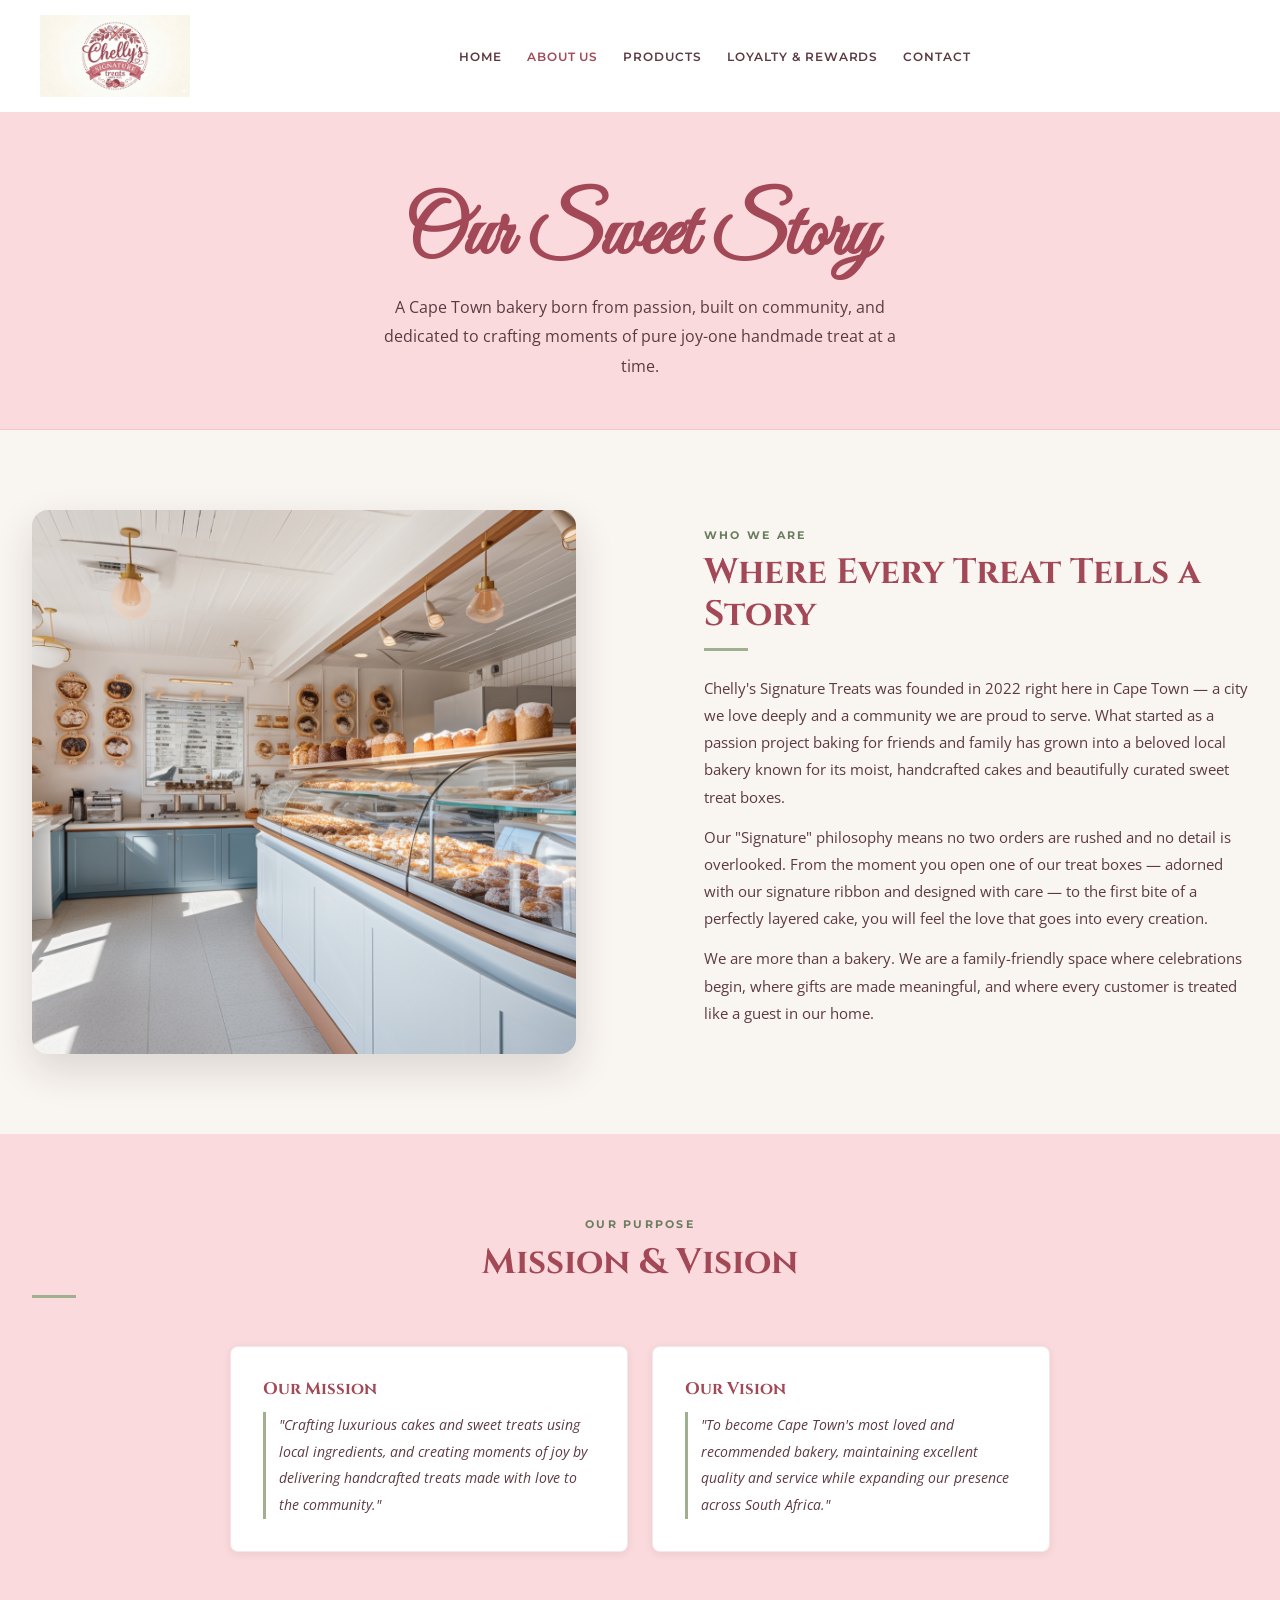
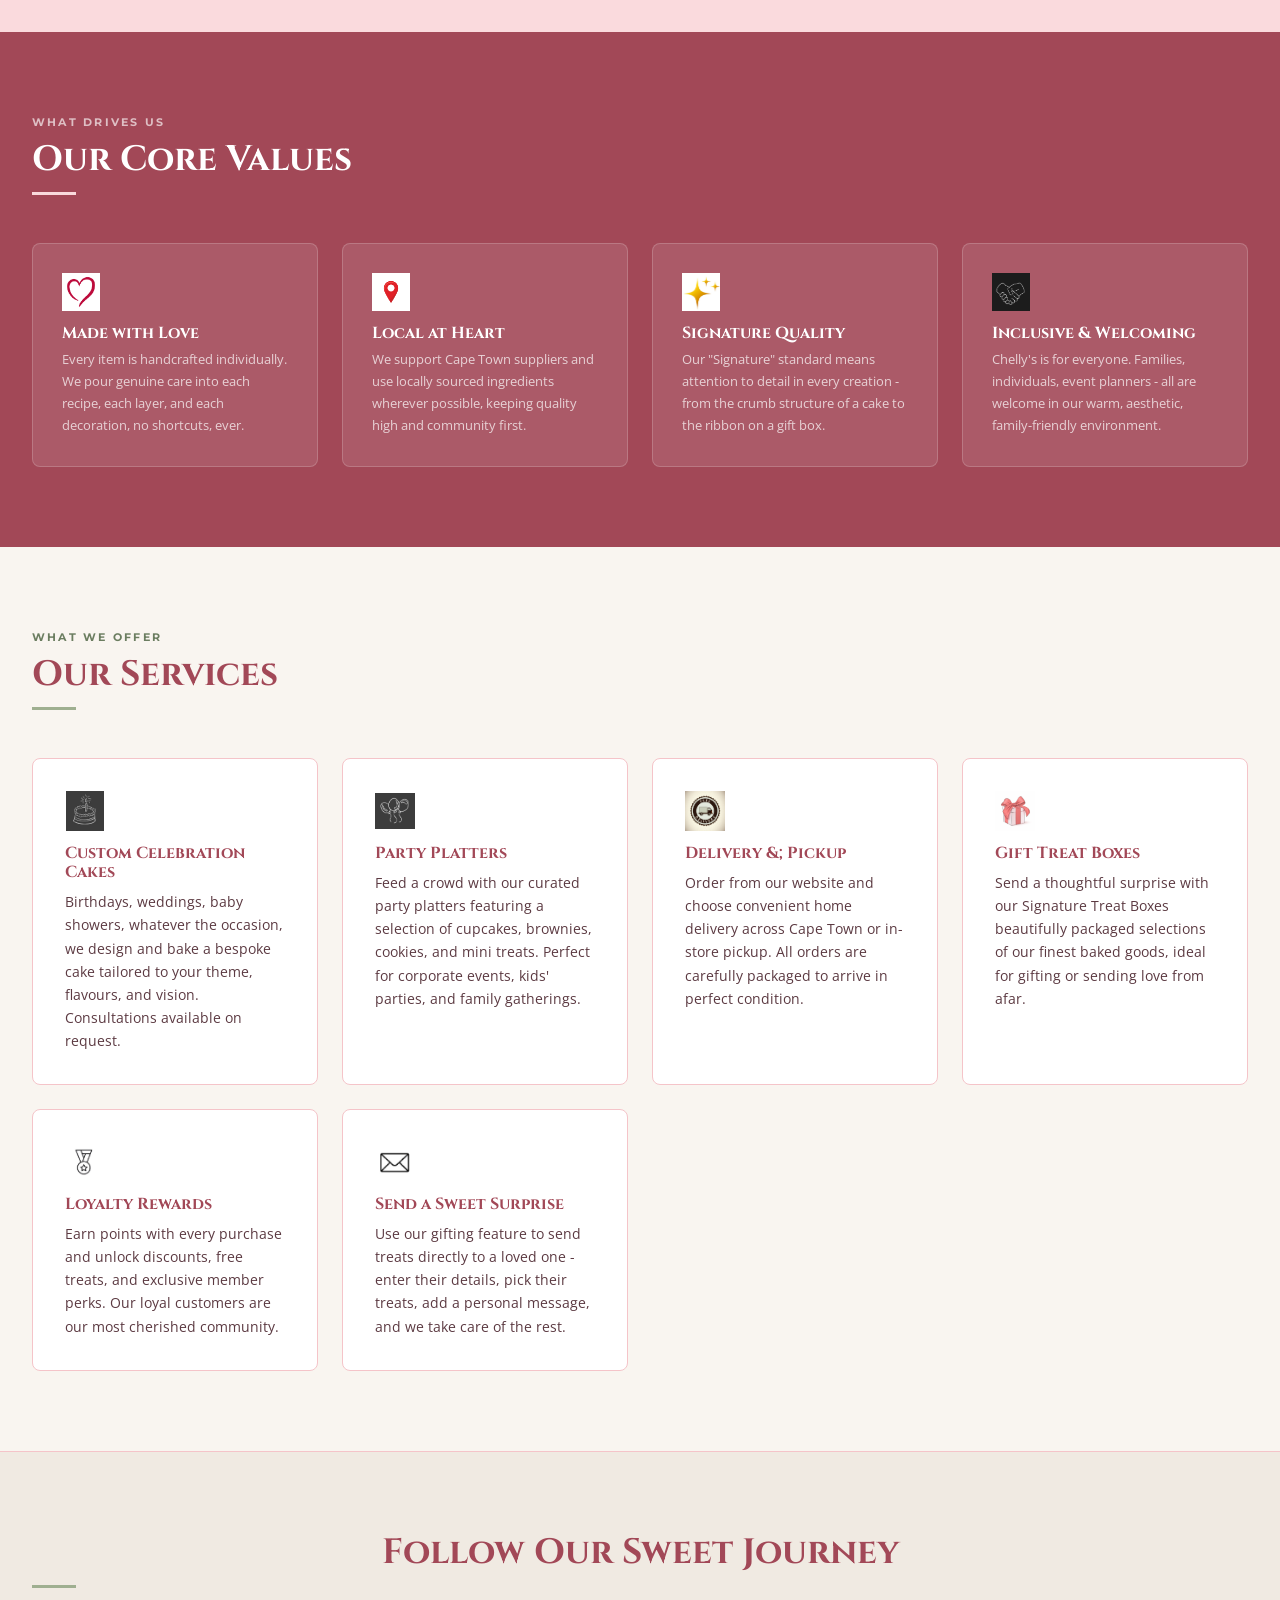
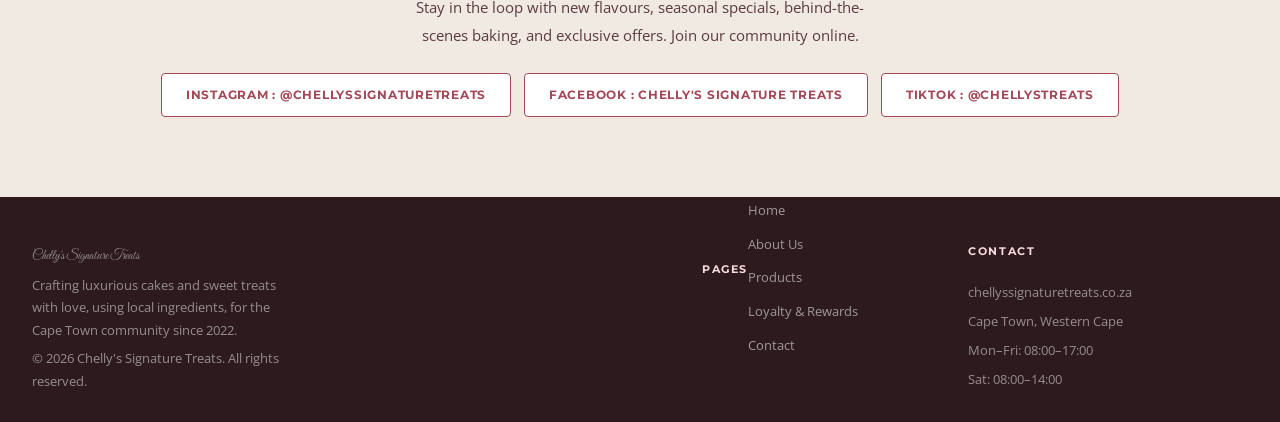
<file: javascript/aboutus.html>
<!DOCTYPE html>
<html lang="en">
<head>
  <link rel="stylesheet" href="style.css" />
    <meta charset="UTF-8">
    <meta name="viewport" content="width=device-width, initial-scale=1.0">
    <title> About Us</title>
     <meta name="description" content="Discover the story behind Chelly's Signature Treats, a Cape Town bakery founded in 2022, our mission, values, and the services we offer." />
    <script src="script.js"></script>
</head>
<header class="header-container">
  <div class="nav-logo">
    <a href="index.html">
    </a>
  </div>

<body>
          <img src="images/logo.png" alt="Chelly's Signature Treats" width="150" height="60"/>
    </div>
        <ul class="nav-links">
          <li><a href="index.html">Home</a></li>
          <li><a href="aboutus.html">About Us</a></li>
          <li><a href="product.html">Products</a></li>
          <li><a href="loyaltyandreward.html">Loyalty &amp; Rewards</a></li>
          <li><a href="contactdetail.html">Contact</a></li>
        </ul>
      </nav>
    </header>

<!-- PAGE HEADING -->
  <section class="page-hero">
    <h1>Our Sweet Story</h1>
    <p>
          A Cape Town bakery born from passion, built on community, and dedicated to
          crafting moments of pure joy-one handmade treat at a time.
        </p>
  </section>
 <section class="bakery-story">
        <div class="story-image">
          <img src="images/bakery.jpg" alt="Inside Chelly's Signature Treats bakery" width="400" height="300"/>
        </div>
        <div class="story-text">
          <p class="section-label">Who We Are</p>
          <h2>Where Every Treat Tells a Story</h2>
          <p>
            Chelly's Signature Treats was founded in 2022 right here in Cape Town — a city
            we love deeply and a community we are proud to serve. What started as a passion
            project baking for friends and family has grown into a beloved local bakery known
            for its moist, handcrafted cakes and beautifully curated sweet treat boxes.
          </p>
          <p>
            Our "Signature" philosophy means no two orders are rushed and no detail is
            overlooked. From the moment you open one of our treat boxes — adorned with our
            signature ribbon and designed with care — to the first bite of a perfectly
            layered cake, you will feel the love that goes into every creation.
          </p>
          <p>
            We are more than a bakery. We are a family-friendly space where celebrations
            begin, where gifts are made meaningful, and where every customer is treated
            like a guest in our home.
          </p>
  </section>
   <section class="mission-vision">
        <p class="section-label">Our Purpose</p>
        <h2>Mission & Vision</h2>
 
        <div class="mission-vision-grid">
 
          <div class="mission-card">
            <h3>Our Mission</h3>
            <blockquote>
              "Crafting luxurious cakes and sweet treats using local ingredients, and creating
              moments of joy by delivering handcrafted treats made with love to the community."
            </blockquote>
          </div>
 
          <div class="vision-card">
            <h3>Our Vision</h3>
            <blockquote>
              "To become Cape Town's most loved and recommended bakery, maintaining excellent
              quality and service while expanding our presence across South Africa."
            </blockquote>
          </div>
 
        </div>
      </section>
 
      <!-- ═══════════════════════════════════════════
           CORE VALUES
      ═══════════════════════════════════════════ -->
      <section class="values-section">
        <p class="section-label">What Drives Us</p>
        <h2>Our Core Values</h2>
 
        <div class="values-grid">
 
          <article class="value-card">
            <img src="images/madewithloveicon.jpg" alt="" aria-hidden="true" width="150" height="100"/>
            <h3>Made with Love</h3>
            <p>
              Every item is handcrafted individually. We pour genuine care into each recipe,
              each layer, and each decoration, no shortcuts, ever.
            </p>
          </article>
 
          <article class="value-card">
            <img src="images/local.jpg" alt="" aria-hidden="true" width="150" height="100" />
            <h3>Local at Heart</h3>
            <p>
              We support Cape Town suppliers and use locally sourced ingredients wherever
              possible, keeping quality high and community first.
            </p>
          </article>
 
          <article class="value-card">
            <img src="images/signaturequalityicon.png" alt="" aria-hidden="true" width="150" height="100"/>
            <h3>Signature Quality</h3>
            <p>
              Our "Signature" standard means attention to detail in every creation - from
              the crumb structure of a cake to the ribbon on a gift box.
            </p>
          </article>
 
          <article class="value-card">
            <img src="images/welcomeicon.png" alt="" aria-hidden="true" />
            <h3>Inclusive & Welcoming</h3>
            <p>
              Chelly's is for everyone. Families, individuals, event planners - all are
              welcome in our warm, aesthetic, family-friendly environment.
            </p>
          </article>
 
        </div>
      </section>
 
      <!-- ═══════════════════════════════════════════
           OUR SERVICES
      ═══════════════════════════════════════════ -->
      <section class="services-section">
        <p class="section-label">What We Offer</p>
        <h2>Our Services</h2>
 
        <div class="services-grid">
 
          <article class="service-card">
            <img src="images/cakeicon.png" alt="" aria-hidden="true" />
            <h3>Custom Celebration Cakes</h3>
            <p>
              Birthdays, weddings, baby showers, whatever the occasion, we design and bake
              a bespoke cake tailored to your theme, flavours, and vision. Consultations
              available on request.
            </p>
          </article>
 
          <article class="service-card">
            <img src="images/partyicon.png" alt="" aria-hidden="true" />
            <h3>Party Platters</h3>
            <p>
              Feed a crowd with our curated party platters featuring a selection of cupcakes,
              brownies, cookies, and mini treats. Perfect for corporate events, kids' parties,
              and family gatherings.
            </p>
          </article>
 
          <article class="service-card">
            <img src="images/deliveryicon.jpg" alt="" aria-hidden="true" width="150" height="90"/>
            <h3>Delivery &; Pickup</h3>
            <p>
              Order from our website and choose convenient home delivery across Cape Town or
              in-store pickup. All orders are carefully packaged to arrive in perfect condition.
            </p>
          </article>
 
          <article class="service-card">
            <img src="images/packaginglogo.png" alt="" aria-hidden="true"width="150" height="60" />
            <h3>Gift Treat Boxes</h3>
            <p>
              Send a thoughtful surprise with our Signature Treat Boxes beautifully packaged
              selections of our finest baked goods, ideal for gifting or sending love from afar.
            </p>
          </article>
 
          <article class="service-card">
            <img src="images/rewardicon.png" alt="" aria-hidden="true" />
            <h3>Loyalty Rewards</h3>
            <p>
              Earn points with every purchase and unlock discounts, free treats, and exclusive
              member perks. Our loyal customers are our most cherished community.
            </p>
          </article>
 
          <article class="service-card">
            <img src="images/lettericon.png" alt="" aria-hidden="true" />
            <h3>Send a Sweet Surprise</h3>
            <p>
              Use our gifting feature to send treats directly to a loved one - enter their
              details, pick their treats, add a personal message, and we take care of the rest.
            </p>
          </article>
 
        </div>
      </section>
 
      <!-- ═══════════════════════════════════════════
           SOCIAL MEDIA FOLLOW
      ═══════════════════════════════════════════ -->
      <section class="social-follow">
        <h2>Follow Our Sweet Journey</h2>
        <p>
          Stay in the loop with new flavours, seasonal specials, behind-the-scenes baking,
          and exclusive offers. Join our community online.
        </p>
        <ul class="social-links">
          <li>
            <a href="https://www.instagram.com/ChellysSignatureTreats" target="_blank" rel="noopener">
              Instagram : @ChellysSignatureTreats
            </a>
          </li>
          <li>
            <a href="https://www.facebook.com/ChellysSignatureTreats" target="_blank" rel="noopener">
              Facebook : Chelly's Signature Treats
            </a>
          </li>
          <li>
            <a href="https://www.tiktok.com/@ChellysTreats" target="_blank" rel="noopener">
              TikTok : @ChellysTreats
            </a>
          </li>
        </ul>
      </section>
 
    </main>
 
    <!-- ═══════════════════════════════════════════
         FOOTER
    ═══════════════════════════════════════════ -->
    <footer>
      <div class="footer-grid">
 
        <div class="footer-brand">
          <p class="footer-logo">Chelly's Signature Treats</p>
          <p>
            Crafting luxurious cakes and sweet treats with love, using local ingredients,
            for the Cape Town community since 2022.
          </p>
          <p>&copy; 2026 Chelly's Signature Treats. All rights reserved.</p>
        </div>
 
        <nav aria-label="Footer navigation">
          <h4>Pages</h4>
          <ul>
            <li><a href="index.html">Home</a></li>
            <li><a href="aboutus.html">About Us</a></li>
            <li><a href="product.html">Products</a></li>
            <li><a href="loyaltyandreward.html">Loyalty & Rewards</a></li>
            <li><a href="contactdetail.html">Contact</a></li>
          </ul>
        </nav>
 
        <div class="footer-contact">
          <h4>Contact</h4>
          <ul>
            <li>chellyssignaturetreats.co.za</li>
            <li>Cape Town, Western Cape</li>
            <li>Mon–Fri: 08:00–17:00</li>
            <li>Sat: 08:00–14:00</li>
          </ul>
        </div>
 
      </div>
    </footer>
 
    
  </body>
</html>
</file>
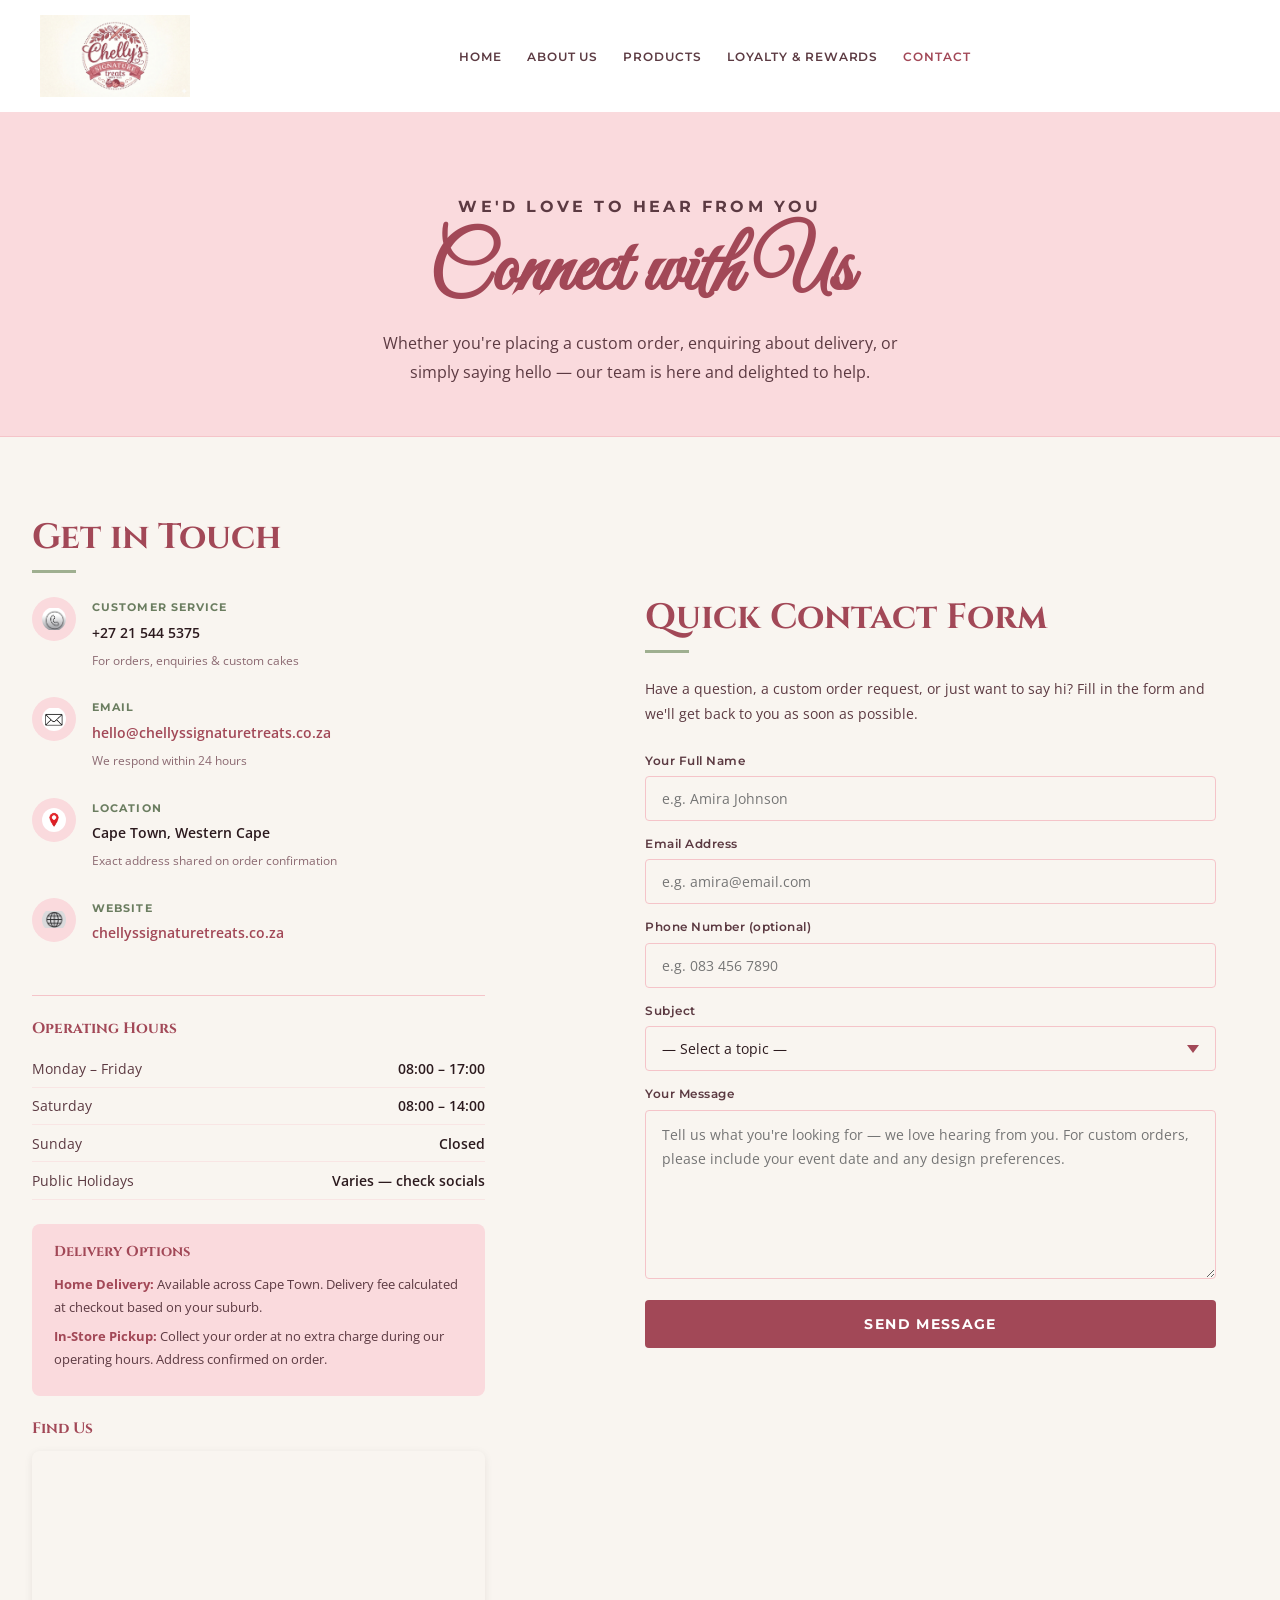
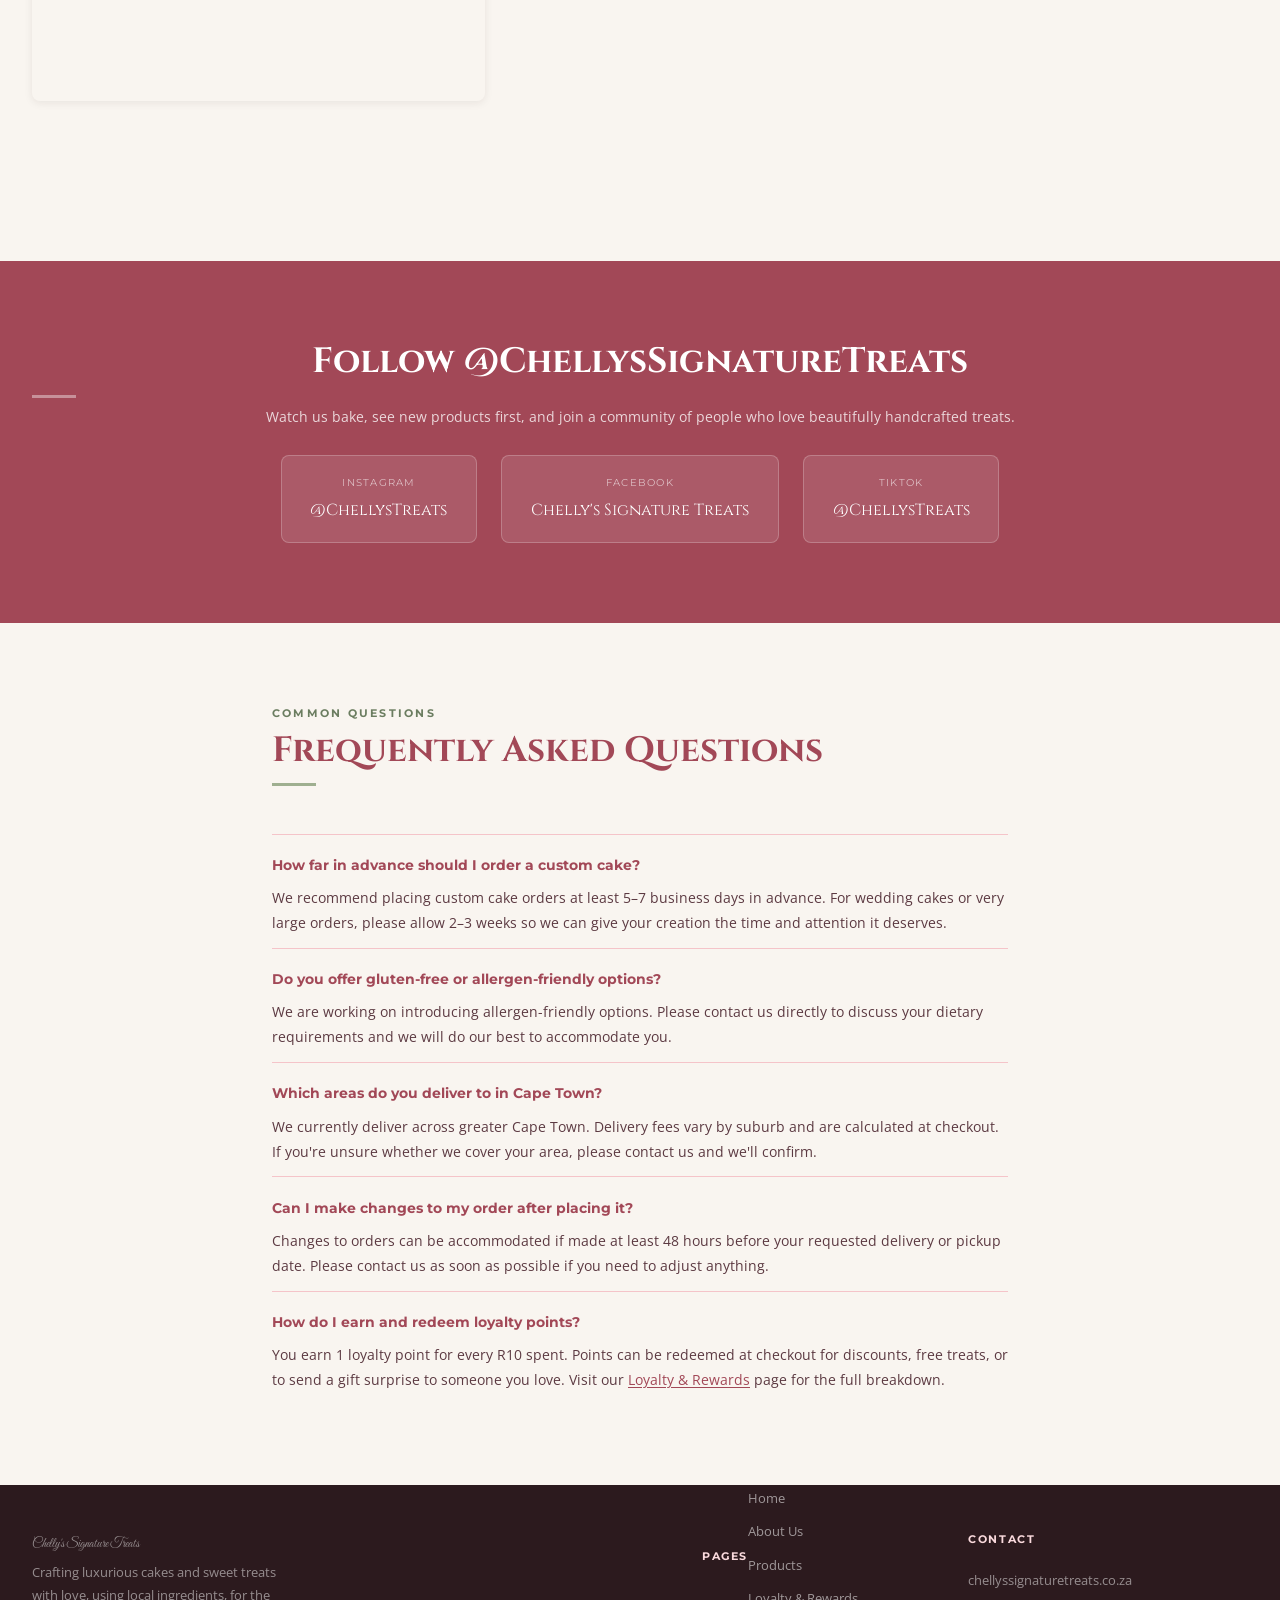
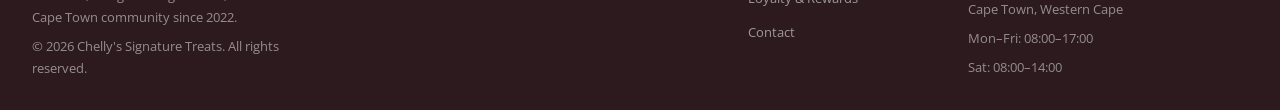
<file: javascript/contactdetail.html>
<!DOCTYPE html>
<html lang="en">
<head>
  <link rel="stylesheet" href="style.css" />
    <meta charset="UTF-8">
    <meta name="viewport" content="width=device-width, initial-scale=1.0">
    <title>Home | Chelly's Signature Treats</title>
      <meta name="description" content="Get in touch with Chelly's Signature Treats in Cape Town for custom orders, delivery questions, or general enquiries. Find our hours, location and contact form." />
    <script src="script.js"></script>
</head>

<header class="header-container">
  <div class="nav-logo">
    <a href="contactdetail.html">
    </a>
  </div>

<body>
          <img src="images/logo.png" alt="Chelly's Signature Treats" width="150" height="60"/>
    </div>
        <ul class="nav-links">
          <li><a href="index.html">Home</a></li>
          <li><a href="aboutus.html">About Us</a></li>
          <li><a href="product.html">Products</a></li>
          <li><a href="loyaltyandreward.html">Loyalty &amp; Rewards</a></li>
          <li><a href="contactdetail.html">Contact</a></li>
        </ul>
      </nav>
    </header>
    <main>
 
      <!-- ═══════════════════════════════════════════
           PAGE HERO
      ═══════════════════════════════════════════ -->
      <section class="page-hero">
        <p class="section-label">We'd Love to Hear from You</p>
        <h1>Connect with Us</h1>
        <p>
          Whether you're placing a custom order, enquiring about delivery, or simply
          saying hello — our team is here and delighted to help.
        </p>
      </section>
 
      <!-- ═══════════════════════════════════════════
           CONTACT MAIN — INFO + FORM
      ═══════════════════════════════════════════ -->
      <div class="contact-layout">
 
        <!-- LEFT: Contact details -->
        <aside class="contact-info">
          <h2>Get in Touch</h2>
 
          <ul class="contact-details-list">
 
            <li class="contact-detail">
              <img src="images/phonelogo.png" alt="" aria-hidden="true" />
              <div>
                <p class="detail-label">Customer Service</p>
                <p class="detail-value">+27 21 544 5375</p>
                <p class="detail-note">For orders, enquiries &amp; custom cakes</p>
              </div>
            </li>
 
            <li class="contact-detail">
              <img src="images/lettericon.png" alt="" aria-hidden="true" />
              <div>
                <p class="detail-label">Email</p>
                <p class="detail-value">
                  <a href="mailto:hello@chellyssignaturetreats.co.za">
                    hello@chellyssignaturetreats.co.za
                  </a>
                </p>
                <p class="detail-note">We respond within 24 hours</p>
              </div>
            </li>
 
            <li class="contact-detail">
              <img src="images/local.jpg" alt="" aria-hidden="true" />
              <div>
                <p class="detail-label">Location</p>
                <p class="detail-value">Cape Town, Western Cape</p>
                <p class="detail-note">Exact address shared on order confirmation</p>
              </div>
            </li>
 
            <li class="contact-detail">
              <img src="images/websitelogo.png" alt="" aria-hidden="true" />
              <div>
                <p class="detail-label">Website</p>
                <p class="detail-value">
                  <a href="https://www.chellyssignaturetreats.co.za" target="_blank" rel="noopener">
                    chellyssignaturetreats.co.za
                  </a>
                </p>
              </div>
            </li>
 
          </ul>
 
          <!-- Operating hours -->
          <div class="operating-hours">
            <h3>Operating Hours</h3>
            <table>
              <tbody>
                <tr>
                  <td>Monday – Friday</td>
                  <td>08:00 – 17:00</td>
                </tr>
                <tr>
                  <td>Saturday</td>
                  <td>08:00 – 14:00</td>
                </tr>
                <tr>
                  <td>Sunday</td>
                  <td>Closed</td>
                </tr>
                <tr>
                  <td>Public Holidays</td>
                  <td>Varies — check socials</td>
                </tr>
              </tbody>
            </table>
          </div>
 
          <!-- Delivery info -->
          <div class="delivery-info">
            <h3>Delivery Options</h3>
            <ul>
              <li>
                <strong>Home Delivery:</strong> Available across Cape Town. Delivery fee
                calculated at checkout based on your suburb.
              </li>
              <li>
                <strong>In-Store Pickup:</strong> Collect your order at no extra charge
                during our operating hours. Address confirmed on order.
              </li>
            </ul>
          </div>
 
          <!-- Google Maps embed placeholder -->
          <div class="map-container">
            <h3>Find Us</h3>
            <iframe
              title="Chelly's Signature Treats Location Map"
              src="https://www.google.com/maps/embed?pb=!1m18!1m12!1m3!1d3310.0!2d18.4241!3d-33.9249!2m3!1f0!2f0!3f0!3m2!1i1024!2i768!4f13.1!3m3!1m2!1s0x0%3A0x0!2zMzPCsDU1JzI5LjYiUyAxOMKwMjUnMjcuOCJF!5e0!3m2!1sen!2sza!4v0"
              width="100%"
              height="250"
              style="border:0;"
              allowfullscreen=""
              loading="lazy"
              referrerpolicy="no-referrer-when-downgrade">
            </iframe>
          </div>
 
        </aside>
 
        <!-- RIGHT: Contact form -->
        <section class="contact-form-section">
          <h2>Quick Contact Form</h2>
          <p>
            Have a question, a custom order request, or just want to say hi? Fill in the
            form and we'll get back to you as soon as possible.
          </p>
 
          <form class="contact-form" action="#" method="post">
 
            <div class="form-group">
              <label for="contact-name">Your Full Name</label>
              <input
                type="text"
                id="contact-name"
                name="name"
                placeholder="e.g. Amira Johnson"
                required
              />
            </div>
 
            <div class="form-group">
              <label for="contact-email">Email Address</label>
              <input
                type="email"
                id="contact-email"
                name="email"
                placeholder="e.g. amira@email.com"
                required
              />
            </div>
 
            <div class="form-group">
              <label for="contact-phone">Phone Number (optional)</label>
              <input
                type="tel"
                id="contact-phone"
                name="phone"
                placeholder="e.g. 083 456 7890"
              />
            </div>
 
            <div class="form-group">
              <label for="contact-subject">Subject</label>
              <select id="contact-subject" name="subject" required>
                <option value="" disabled selected>— Select a topic —</option>
                <option value="general">General Enquiry</option>
                <option value="custom-cake">Custom Cake Order</option>
                <option value="delivery">Delivery Enquiry</option>
                <option value="corporate">Corporate / Bulk Order</option>
                <option value="loyalty">Loyalty &amp; Rewards</option>
                <option value="feedback">Feedback or Compliment</option>
                <option value="other">Other</option>
              </select>
            </div>
 
            <div class="form-group">
              <label for="contact-message">Your Message</label>
              <textarea
                id="contact-message"
                name="message"
                rows="6"
                placeholder="Tell us what you're looking for — we love hearing from you. For custom orders, please include your event date and any design preferences."
                required
              ></textarea>
            </div>
 
            <button type="submit" class="btn-submit">Send Message</button>
 
          </form>
        </section>
 
      </div>
 
      <!-- ═══════════════════════════════════════════
           SOCIAL MEDIA SECTION
      ═══════════════════════════════════════════ -->
      <section class="social-section">
        <h2>Follow @ChellysSignatureTreats</h2>
        <p>
          Watch us bake, see new products first, and join a community of people who
          love beautifully handcrafted treats.
        </p>
 
        <ul class="social-handles-list">
 
          <li class="social-handle">
            <p class="social-platform">Instagram</p>
            <a href="https://www.instagram.com/ChellysTreats" target="_blank" rel="noopener">
              @ChellysTreats
            </a>
          </li>
 
          <li class="social-handle">
            <p class="social-platform">Facebook</p>
            <a href="https://www.facebook.com/ChellysSignatureTreats" target="_blank" rel="noopener">
              Chelly's Signature Treats
            </a>
          </li>
 
          <li class="social-handle">
            <p class="social-platform">TikTok</p>
            <a href="https://www.tiktok.com/@ChellysTreats" target="_blank" rel="noopener">
              @ChellysTreats
            </a>
          </li></ul>
      </section>
 
      <!-- ═══════════════════════════════════════════
           FAQ SECTION
      ═══════════════════════════════════════════ -->
      <section class="faq-section">
        <p class="section-label">Common Questions</p>
        <h2>Frequently Asked Questions</h2>
 
        <dl class="faq-list">
 
          <dt>How far in advance should I order a custom cake?</dt>
          <dd>
            We recommend placing custom cake orders at least 5–7 business days in advance.
            For wedding cakes or very large orders, please allow 2–3 weeks so we can give
            your creation the time and attention it deserves.
          </dd>
 
          <dt>Do you offer gluten-free or allergen-friendly options?</dt>
          <dd>
            We are working on introducing allergen-friendly options. Please contact us
            directly to discuss your dietary requirements and we will do our best to
            accommodate you.
          </dd>
 
          <dt>Which areas do you deliver to in Cape Town?</dt>
          <dd>
            We currently deliver across greater Cape Town. Delivery fees vary by suburb
            and are calculated at checkout. If you're unsure whether we cover your area,
            please contact us and we'll confirm.
          </dd>
 
          <dt>Can I make changes to my order after placing it?</dt>
          <dd>
            Changes to orders can be accommodated if made at least 48 hours before your
            requested delivery or pickup date. Please contact us as soon as possible if
            you need to adjust anything.
          </dd>
 
          <dt>How do I earn and redeem loyalty points?</dt>
          <dd>
            You earn 1 loyalty point for every R10 spent. Points can be redeemed at
            checkout for discounts, free treats, or to send a gift surprise to someone
            you love. Visit our <a href="loyalty.html">Loyalty &amp; Rewards</a> page
            for the full breakdown.
          </dd>
 
        </dl>
      </section>
 
    </main>
 
    <!-- ═══════════════════════════════════════════
         FOOTER
    ═══════════════════════════════════════════ -->
    <footer>
      <div class="footer-grid">
 
        <div class="footer-brand">
          <p class="footer-logo">Chelly's Signature Treats</p>
          <p>
            Crafting luxurious cakes and sweet treats with love, using local ingredients,
            for the Cape Town community since 2022.
          </p>
          <p>&copy; 2026 Chelly's Signature Treats. All rights reserved.</p>
        </div>
 
        <nav aria-label="Footer navigation">
          <h4>Pages</h4>
          <ul>
            <li><a href="index.html">Home</a></li>
            <li><a href="aboutus.html">About Us</a></li>
            <li><a href="product.html">Products</a></li>
            <li><a href="loyaltyandreward.html">Loyalty &amp; Rewards</a></li>
            <li><a href="contactdetail.html">Contact</a></li>
          </ul>
        </nav>
 
        <div class="footer-contact">
          <h4>Contact</h4>
          <ul>
            <li>chellyssignaturetreats.co.za</li>
            <li>Cape Town, Western Cape</li>
            <li>Mon–Fri: 08:00–17:00</li>
            <li>Sat: 08:00–14:00</li>
          </ul>
        </div>
 
      </div>
    </footer>
 </body>
</html>
</file>
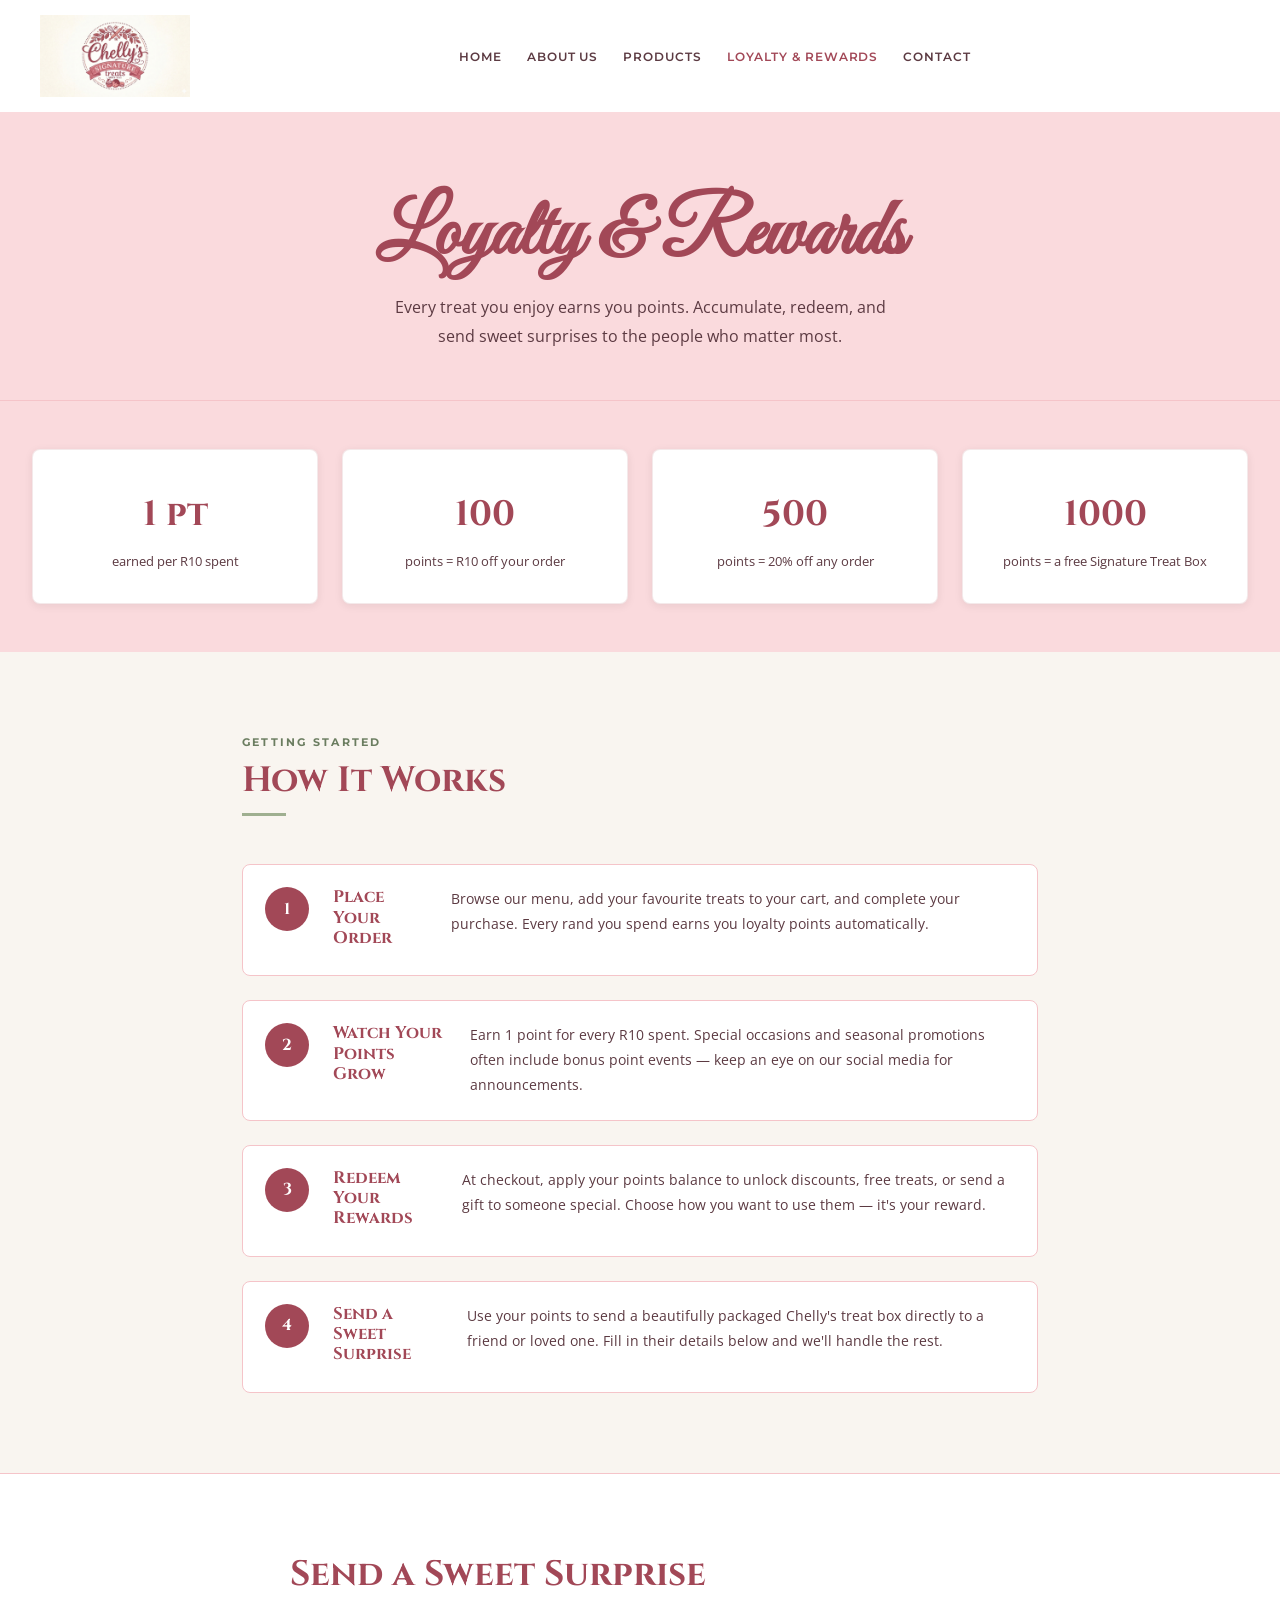
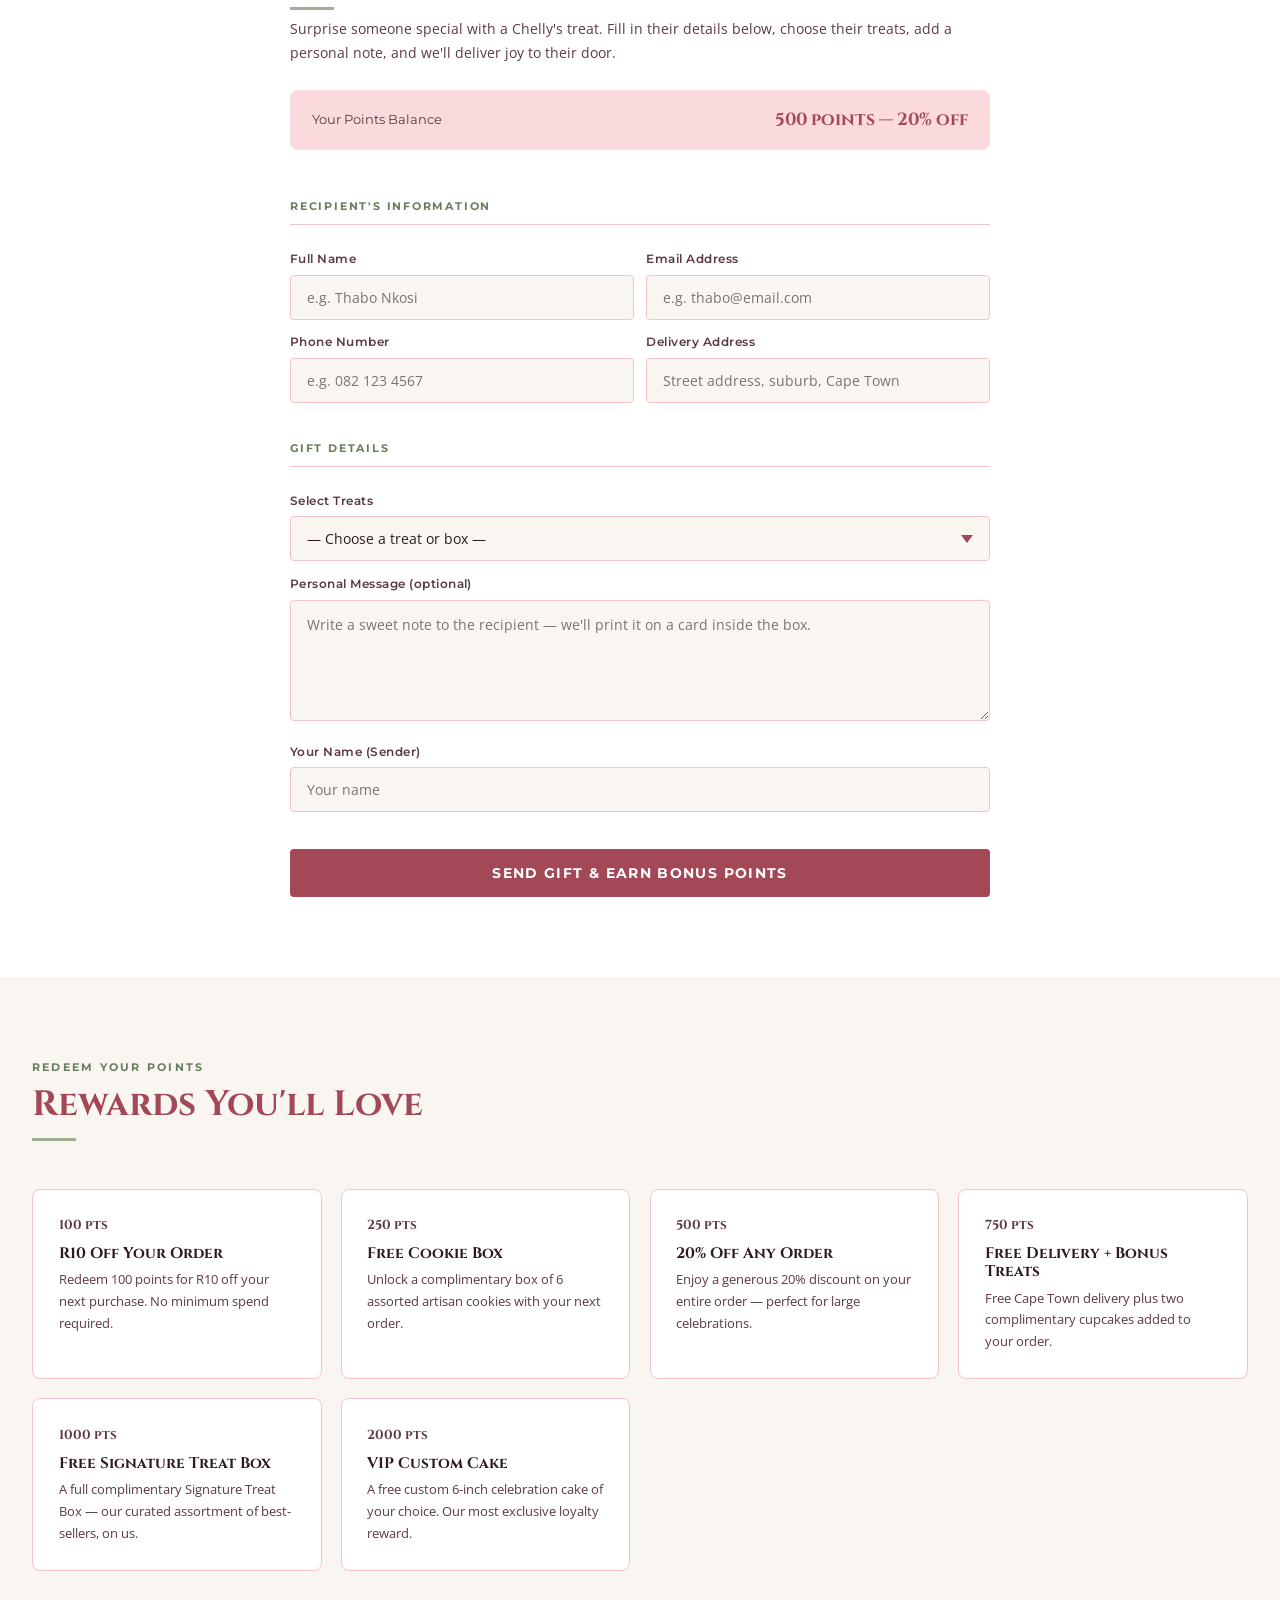
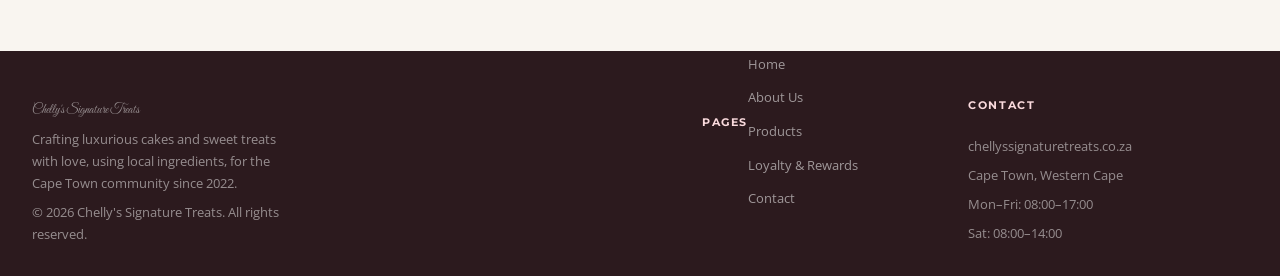
<file: javascript/loyaltyandreward.html>
<!DOCTYPE html>
<html lang="en">
<head>
  <link rel="stylesheet" href="style.css" />
    <meta charset="UTF-8">
    <meta name="viewport" content="width=device-width, initial-scale=1.0">
    <title>Home | Chelly's Signature Treats</title>
      <meta name="description" content="Earn points on every order and redeem them for discounts, free treats, or a Signature Treat Box. Learn how Chelly's Loyalty &amp; Rewards programme works." />
    <script src="script.js"></script>
</head>
<header class="header-container">
  <div class="nav-logo">
    <a href="index.html">
    </a>
  </div>

<body>
          <img src="images/logo.png" alt="Chelly's Signature Treats" width="150" height="60"/>
    </div>
        <ul class="nav-links">
          <li><a href="index.html">Home</a></li>
          <li><a href="aboutus.html">About Us</a></li>
          <li><a href="product.html">Products</a></li>
          <li><a href="loyaltyandreward.html">Loyalty &amp; Rewards</a></li>
          <li><a href="contactdetail.html">Contact</a></li>
        </ul>
      </nav>
    </header>
    <main>
 
      <!-- ═══════════════════════════════════════════
           PAGE HERO
      ═══════════════════════════════════════════ -->
      <section class="page-hero">
        <h1>Loyalty &amp; Rewards</h1>
        <p>
          Every treat you enjoy earns you points. Accumulate, redeem, and send sweet
          surprises to the people who matter most.
        </p>
      </section>
 
      <!-- ═══════════════════════════════════════════
           POINTS SUMMARY BAND
      ═══════════════════════════════════════════ -->
      <section class="points-summary">
        <div class="points-grid">
 
          <div class="points-card">
            <p class="points-number">1 pt</p>
            <p class="points-label">earned per R10 spent</p>
          </div>
 
          <div class="points-card">
            <p class="points-number">100</p>
            <p class="points-label">points = R10 off your order</p>
          </div>
 
          <div class="points-card">
            <p class="points-number">500</p>
            <p class="points-label">points = 20% off any order</p>
          </div>
 
          <div class="points-card">
            <p class="points-number">1000</p>
            <p class="points-label">points = a free Signature Treat Box</p>
          </div>
 
        </div>
      </section>
 
      <!-- ═══════════════════════════════════════════
           HOW IT WORKS
      ═══════════════════════════════════════════ -->
      <section class="how-it-works">
        <p class="section-label">Getting Started</p>
        <h2>How It Works</h2>
 
        <ol class="steps-list">
 
          <li class="step">
            <h3>Place Your Order</h3>
            <p>
              Browse our menu, add your favourite treats to your cart, and complete your
              purchase. Every rand you spend earns you loyalty points automatically.
            </p>
          </li>
 
          <li class="step">
            <h3>Watch Your Points Grow</h3>
            <p>
              Earn 1 point for every R10 spent. Special occasions and seasonal promotions
              often include bonus point events — keep an eye on our social media for
              announcements.
            </p>
          </li>
 
          <li class="step">
            <h3>Redeem Your Rewards</h3>
            <p>
              At checkout, apply your points balance to unlock discounts, free treats, or
              send a gift to someone special. Choose how you want to use them — it's
              your reward.
            </p>
          </li>
 
          <li class="step">
            <h3>Send a Sweet Surprise</h3>
            <p>
              Use your points to send a beautifully packaged Chelly's treat box directly
              to a friend or loved one. Fill in their details below and we'll handle the rest.
            </p>
          </li>
 
        </ol>
      </section>
 
      <!-- ═══════════════════════════════════════════
           SEND A SWEET SURPRISE — GIFT FORM
      ═══════════════════════════════════════════ -->
      <section class="gift-form-section">
        <h2>Send a Sweet Surprise</h2>
        <p>
          Surprise someone special with a Chelly's treat. Fill in their details below,
          choose their treats, add a personal note, and we'll deliver joy to their door.
        </p>
 
        <div class="points-balance">
          <span>Your Points Balance</span>
          <strong>500 points — 20% off</strong>
        </div>
 
        <form class="gift-form" action="#" method="post">
 
          <fieldset>
            <legend>Recipient's Information</legend>
 
            <div class="form-row">
              <div class="form-group">
                <label for="recipient-name">Full Name</label>
                <input
                  type="text"
                  id="recipient-name"
                  name="recipient_name"
                  placeholder="e.g. Thabo Nkosi"
                  required
                />
              </div>
 
              <div class="form-group">
                <label for="recipient-email">Email Address</label>
                <input
                  type="email"
                  id="recipient-email"
                  name="recipient_email"
                  placeholder="e.g. thabo@email.com"
                  required
                />
              </div>
            </div>
 
            <div class="form-row">
              <div class="form-group">
                <label for="recipient-phone">Phone Number</label>
                <input
                  type="tel"
                  id="recipient-phone"
                  name="recipient_phone"
                  placeholder="e.g. 082 123 4567"
                />
              </div>
 
              <div class="form-group">
                <label for="recipient-address">Delivery Address</label>
                <input
                  type="text"
                  id="recipient-address"
                  name="recipient_address"
                  placeholder="Street address, suburb, Cape Town"
                  required
                />
              </div>
            </div>
          </fieldset>
 
          <fieldset>
            <legend>Gift Details</legend>
 
            <div class="form-group">
              <label for="treat-selection">Select Treats</label>
              <select id="treat-selection" name="treat_selection" required>
                <option value="" disabled selected>— Choose a treat or box —</option>
                <option value="signature-treat-box">Signature Treat Box (R280)</option>
                <option value="caramel-velvet-cake">Caramel Velvet Cake (from R350)</option>
                <option value="triple-chocolate-cake">Triple Chocolate Cake (from R380)</option>
                <option value="cupcakes-vanilla">Cupcake Dozen — Vanilla (R280)</option>
                <option value="cupcakes-strawberry">Cupcake Dozen — Strawberry (R310)</option>
                <option value="cookie-box">Cookie Box — Assorted (R190)</option>
                <option value="brownie-box">Brownie Box — Classic (R220)</option>
                <option value="macaron-box">Macaron Box x12 (R240)</option>
              </select>
            </div>
 
            <div class="form-group">
              <label for="gift-message">Personal Message (optional)</label>
              <textarea
                id="gift-message"
                name="gift_message"
                rows="4"
                placeholder="Write a sweet note to the recipient — we'll print it on a card inside the box."
              ></textarea>
            </div>
 
            <div class="form-group">
              <label for="sender-name">Your Name (Sender)</label>
              <input
                type="text"
                id="sender-name"
                name="sender_name"
                placeholder="Your name"
                required
              />
            </div>
          </fieldset>
 
          <button type="submit" class="btn-submit">Send Gift & Earn Bonus Points</button>
 
        </form>
      </section>
 
      <!-- ═══════════════════════════════════════════
           REWARDS / PERKS GRID
      ═══════════════════════════════════════════ -->
      <section class="perks-section">
        <p class="section-label">Redeem Your Points</p>
        <h2>Rewards You'll Love</h2>
 
        <div class="perks-grid">
 
          <article class="perk-card">
            <p class="perk-points">100 pts</p>
            <h3>R10 Off Your Order</h3>
            <p>Redeem 100 points for R10 off your next purchase. No minimum spend required.</p>
          </article>
 
          <article class="perk-card">
            <p class="perk-points">250 pts</p>
            <h3>Free Cookie Box</h3>
            <p>
              Unlock a complimentary box of 6 assorted artisan cookies with your
              next order.
            </p>
          </article>
 
          <article class="perk-card">
            <p class="perk-points">500 pts</p>
            <h3>20% Off Any Order</h3>
            <p>
              Enjoy a generous 20% discount on your entire order — perfect for
              large celebrations.
            </p>
          </article>
 
          <article class="perk-card">
            <p class="perk-points">750 pts</p>
            <h3>Free Delivery + Bonus Treats</h3>
            <p>
              Free Cape Town delivery plus two complimentary cupcakes added to
              your order.
            </p>
          </article>
 
          <article class="perk-card">
            <p class="perk-points">1000 pts</p>
            <h3>Free Signature Treat Box</h3>
            <p>
              A full complimentary Signature Treat Box — our curated assortment of
              best-sellers, on us.
            </p>
          </article>
 
          <article class="perk-card">
            <p class="perk-points">2000 pts</p>
            <h3>VIP Custom Cake</h3>
            <p>
              A free custom 6-inch celebration cake of your choice. Our most
              exclusive loyalty reward.
            </p>
          </article>
 
        </div>
      </section>
 
    </main>
 
    <!-- ═══════════════════════════════════════════
         FOOTER
    ═══════════════════════════════════════════ -->
    <footer>
      <div class="footer-grid">
 
        <div class="footer-brand">
          <p class="footer-logo">Chelly's Signature Treats</p>
          <p>
            Crafting luxurious cakes and sweet treats with love, using local ingredients,
            for the Cape Town community since 2022.
          </p>
          <p>&copy; 2026 Chelly's Signature Treats. All rights reserved.</p>
        </div>
 
        <nav aria-label="Footer navigation">
          <h4>Pages</h4>
          <ul>
            <li><a href="index.html">Home</a></li>
            <li><a href="about.html">About Us</a></li>
            <li><a href="products.html">Products</a></li>
            <li><a href="loyalty.html">Loyalty &amp; Rewards</a></li>
            <li><a href="contact.html">Contact</a></li>
          </ul>
        </nav>
 
        <div class="footer-contact">
          <h4>Contact</h4>
          <ul>
            <li>chellyssignaturetreats.co.za</li>
            <li>Cape Town, Western Cape</li>
            <li>Mon–Fri: 08:00–17:00</li>
            <li>Sat: 08:00–14:00</li>
          </ul>
        </div>
 
      </div>
    </footer>
 
    
  </body>
</html>
</file>
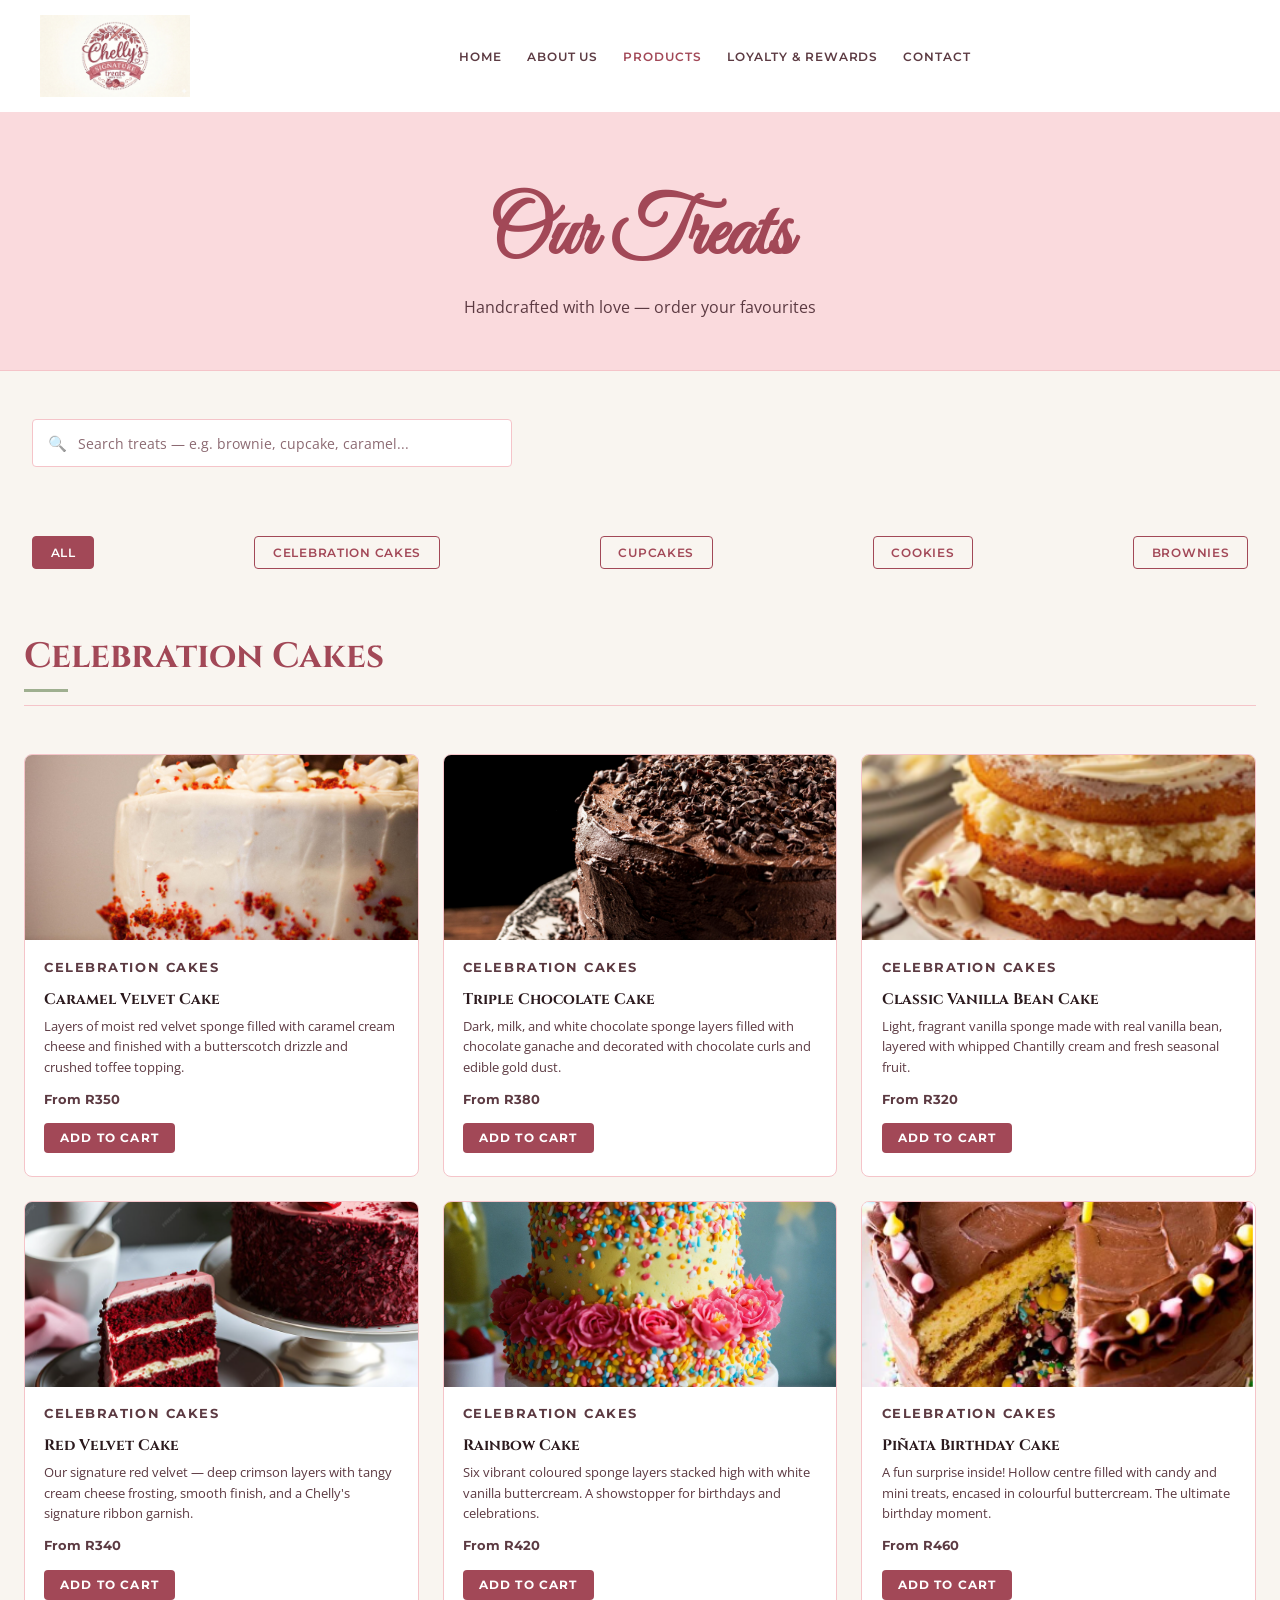
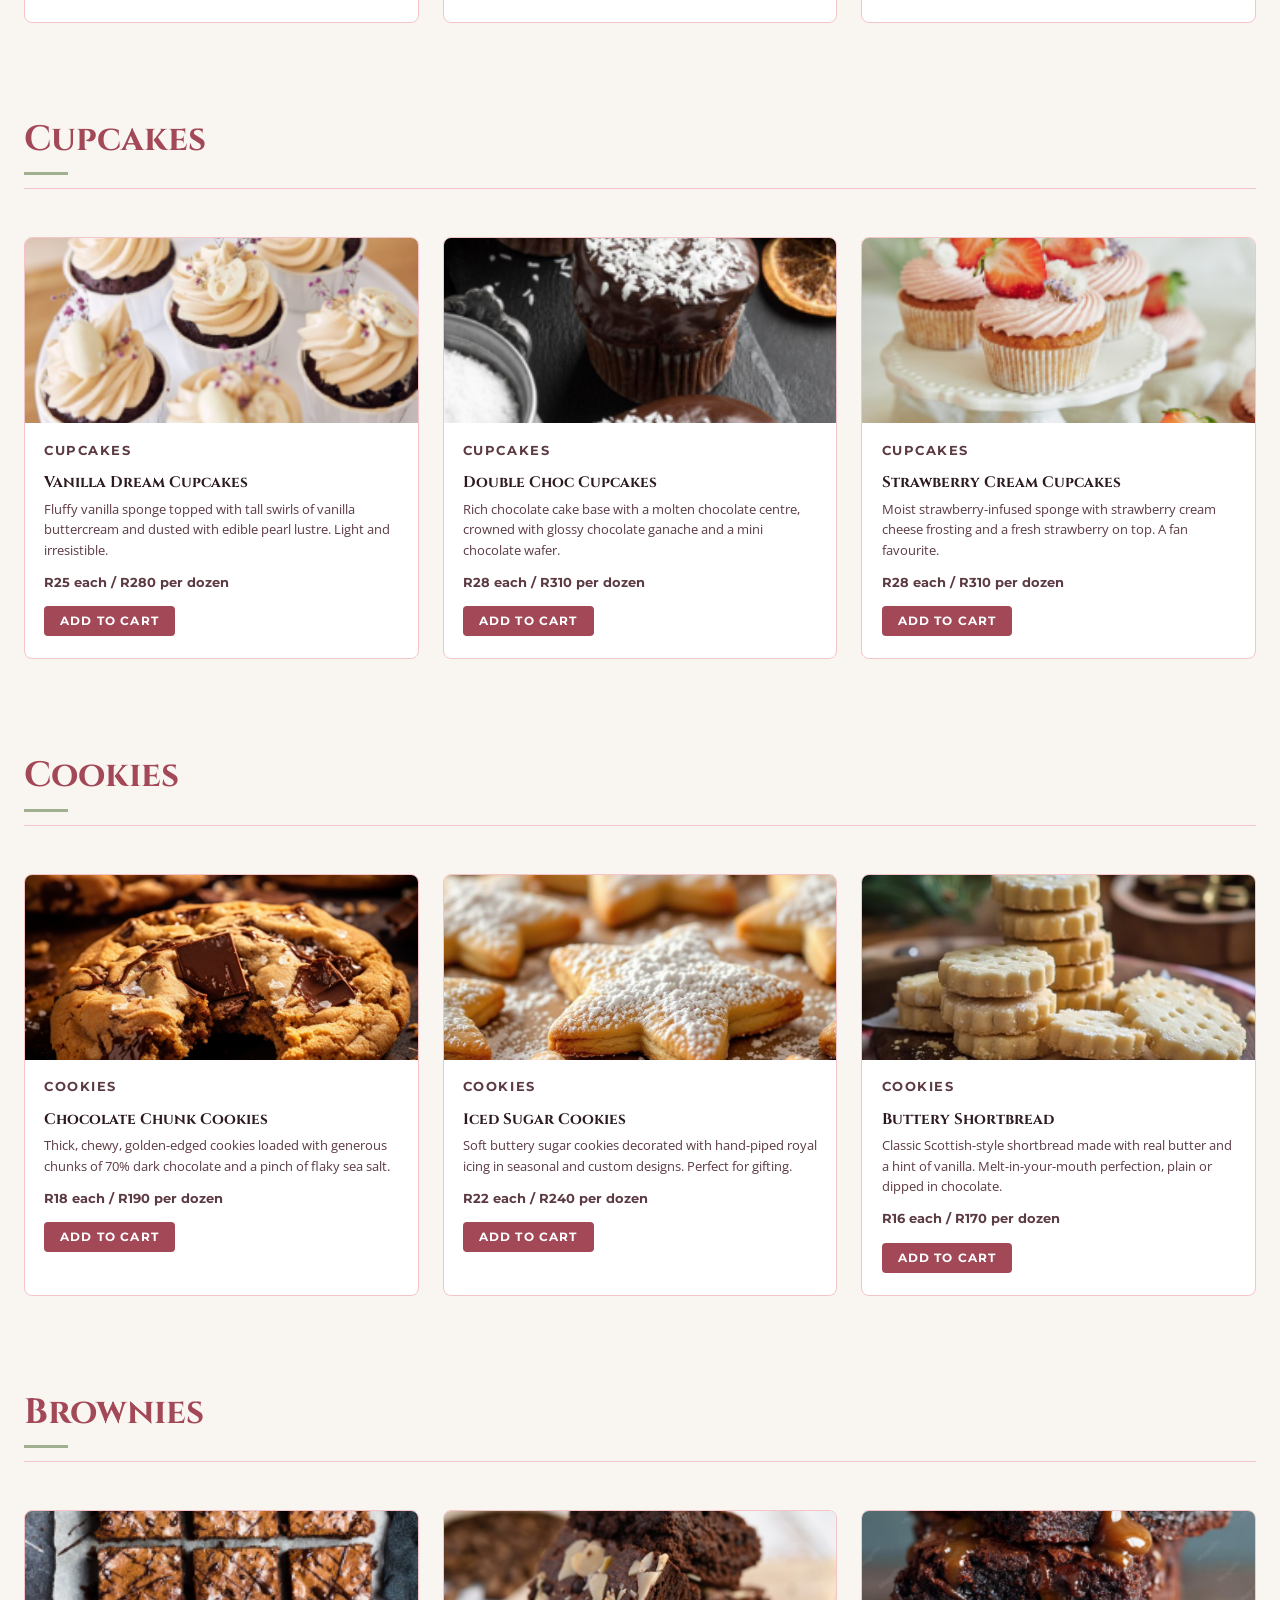
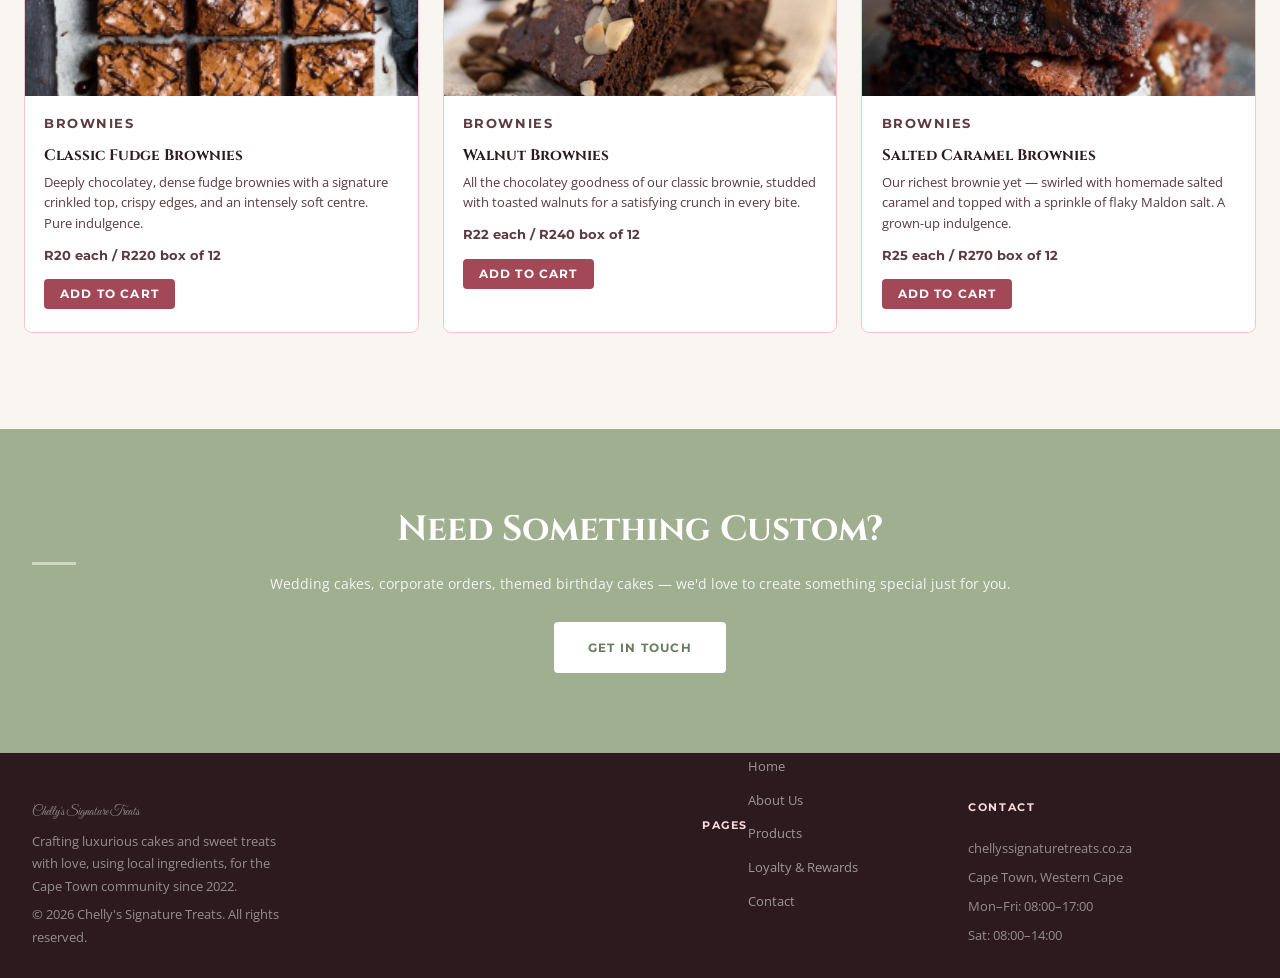
<file: javascript/product.html>
<!DOCTYPE html>
<html lang="en">
<head>
  <link rel="stylesheet" href="style.css" />
    <meta charset="UTF-8">
    <meta name="viewport" content="width=device-width, initial-scale=1.0">
    <title>Products</title>
     <meta name="description" content="Browse our full menu of celebration cakes, cupcakes, cookies, brownies and treat boxes. Search or filter by category and order online today." />
    <script src="script.js"></script>
</head>
<header class="header-container">
  <div class="nav-logo">
    <a href="index.html">
    </a>
  </div>

<body>
          <img src="images/logo.png" alt="Chelly's Signature Treats" width="150" height="60"/>
    </div>
        <ul class="nav-links">
          <li><a href="index.html">Home</a></li>
          <li><a href="aboutus.html">About Us</a></li>
          <li><a href="product.html">Products</a></li>
          <li><a href="loyaltyandreward.html">Loyalty &amp; Rewards</a></li>
          <li><a href="contactdetail.html">Contact</a></li>
        </ul>
      </nav>
    </header>
    
    <!-- PAGE HERO -->
  <section class="page-hero">
    <h1>Our Treats</h1>
    <p>Handcrafted with love — order your favourites</p>
  </section>

  
      <!-- ═══════════════════════════════════════════
           SEARCH BAR
      ═══════════════════════════════════════════ -->
      <div class="search-bar-wrap">
        <form class="search-form" role="search" onsubmit="return false;">
          <label for="product-search" class="sr-only">Search treats</label>
          <input
            type="search"
            id="product-search"
            placeholder="Search treats — e.g. brownie, cupcake, caramel..."
            autocomplete="off"
          />
          <span class="search-icon" aria-hidden="true">&#128269;</span>
        </form>
        <p id="search-results-count" class="search-results-count"></p>
      </div>
 
      <!-- ═══════════════════════════════════════════
           FILTER BAR
      ═══════════════════════════════════════════ -->
      <nav class="filter-bar" aria-label="Product category filter">
        <button class="filter-btn active" data-filter="all">All</button>
        <button class="filter-btn" data-filter="cakes">Celebration Cakes</button>
        <button class="filter-btn" data-filter="cupcakes">Cupcakes</button>
        <button class="filter-btn" data-filter="cookies">Cookies</button>
        <button class="filter-btn" data-filter="brownies">Brownies</button>
      </nav>
 
      <!-- No results message (hidden by default, shown via JS) -->
      <p id="no-results-message" class="no-results-message" hidden>
        No treats match your search. Try a different keyword, or
        <a href="#" id="clear-search-link">clear your search</a>.
      </p>
 <!-- ═══════════════════════════════════════════
 
      <!-- ═══════════════════════════════════════════
           CELEBRATION CAKES
      ═══════════════════════════════════════════ -->
      <section class="product-category-section" id="cakes">
        <h2>Celebration Cakes</h2>
 
        <div class="products-grid">
 
          <article class="product-card" data-category="cakes">
            <div class="product-image">
              <img src="images/caramelvelvetcake.jpg" alt="Caramel Velvet Cake"width="200" />
            </div>
            <div class="product-info">
              <p class="product-category-label">Celebration Cakes</p>
              <h3>Caramel Velvet Cake</h3>
              <p>
                Layers of moist red velvet sponge filled with caramel cream cheese and
                finished with a butterscotch drizzle and crushed toffee topping.
              </p>
              <p class="product-price">From R350</p>
              <button class="btn-add-to-cart">Add to Cart</button>
            </div>
          </article>
 
          <article class="product-card" data-category="cakes">
            <div class="product-image">
              <img src="images/chocolatecake.jpg" alt="Triple Chocolate Cake"width="200" />
            </div>
            <div class="product-info">
              <p class="product-category-label">Celebration Cakes</p>
              <h3>Triple Chocolate Cake</h3>
              <p>
                Dark, milk, and white chocolate sponge layers filled with chocolate ganache
                and decorated with chocolate curls and edible gold dust.
              </p>
              <p class="product-price">From R380</p>
              <button class="btn-add-to-cart">Add to Cart</button>
            </div>
          </article>
 
          <article class="product-card" data-category="cakes">
            <div class="product-image">
              <img src="images/vanillacake.png" alt="Classic Vanilla Bean Cake"width="200" />
            </div>
            <div class="product-info">
              <p class="product-category-label">Celebration Cakes</p>
              <h3>Classic Vanilla Bean Cake</h3>
              <p>
                Light, fragrant vanilla sponge made with real vanilla bean, layered with
                whipped Chantilly cream and fresh seasonal fruit.
              </p>
              <p class="product-price">From R320</p>
              <button class="btn-add-to-cart">Add to Cart</button>
            </div>
          </article>
          <article class="product-card" data-category="cakes">
            <div class="product-image">
              <img src="images/redvelvetcake.png" alt="Red Velvet Cake"width="200" />
            </div>
            <div class="product-info">
              <p class="product-category-label">Celebration Cakes</p>
              <h3>Red Velvet Cake</h3>
              <p>
                Our signature red velvet — deep crimson layers with tangy cream cheese
                frosting, smooth finish, and a Chelly's signature ribbon garnish.
              </p>
              <p class="product-price">From R340</p>
              <button class="btn-add-to-cart">Add to Cart</button>
            </div>
          </article>
 
          <article class="product-card" data-category="cakes">
            <div class="product-image">
              <img src="images/rainbowcake.jpg" alt="Rainbow Cake"width="200" />
            </div>
            <div class="product-info">
              <p class="product-category-label">Celebration Cakes</p>
              <h3>Rainbow Cake</h3>
              <p>
                Six vibrant coloured sponge layers stacked high with white vanilla
                buttercream. A showstopper for birthdays and celebrations.
              </p>
              <p class="product-price">From R420</p>
              <button class="btn-add-to-cart">Add to Cart</button>
            </div>
          </article>
 
          <article class="product-card" data-category="cakes">
            <div class="product-image">
              <img src="images/pinatabirthdaycake.png" alt="Piñata Birthday Cake" width="200" />
            </div>
            <div class="product-info">
              <p class="product-category-label">Celebration Cakes</p>
              <h3>Pi&#241;ata Birthday Cake</h3>
              <p>
                A fun surprise inside! Hollow centre filled with candy and mini treats,
                encased in colourful buttercream. The ultimate birthday moment.
              </p>
              <p class="product-price">From R460</p>
              <button class="btn-add-to-cart">Add to Cart</button>
            </div>
          </article>
 
        </div>
      </section>
 
      <!-- ═══════════════════════════════════════════
           CUPCAKES
      ═══════════════════════════════════════════ -->
      <section class="product-category-section" id="cupcakes">
        <h2>Cupcakes</h2>
 
        <div class="products-grid">
 
          <article class="product-card" data-category="cupcakes">
            <div class="product-image">
              <img src="images/vanillacupcakes.png" alt="Vanilla Dream Cupcakes" />
            </div>
            <div class="product-info">
              <p class="product-category-label">Cupcakes</p>
              <h3>Vanilla Dream Cupcakes</h3>
              <p>
                Fluffy vanilla sponge topped with tall swirls of vanilla buttercream and
                dusted with edible pearl lustre. Light and irresistible.
              </p>
              <p class="product-price">R25 each / R280 per dozen</p>
              <button class="btn-add-to-cart">Add to Cart</button>
            </div>
          </article>
 
          <article class="product-card" data-category="cupcakes">
            <div class="product-image">
              <img src="images/chocolatecupcakes.png" alt="Double Choc Cupcakes" width="200"  />
            </div>
            <div class="product-info">
              <p class="product-category-label">Cupcakes</p>
              <h3>Double Choc Cupcakes</h3>
              <p>
                Rich chocolate cake base with a molten chocolate centre, crowned with
                glossy chocolate ganache and a mini chocolate wafer.
              </p>
              <p class="product-price">R28 each / R310 per dozen</p>
              <button class="btn-add-to-cart">Add to Cart</button>
            </div>
          </article>
 
          <article class="product-card" data-category="cupcakes">
            <div class="product-image">
              <img src="images/strawberrycupcakes.png" alt="Strawberry Cream Cupcakes" width="200" />
            </div>
            <div class="product-info">
              <p class="product-category-label">Cupcakes</p>
              <h3>Strawberry Cream Cupcakes</h3>
              <p>
                Moist strawberry-infused sponge with strawberry cream cheese frosting
                and a fresh strawberry on top. A fan favourite.
              </p>
              <p class="product-price">R28 each / R310 per dozen</p>
              <button class="btn-add-to-cart">Add to Cart</button>
            </div>
          </article>
 
        </div>
      </section>
 
      <!-- ═══════════════════════════════════════════
           COOKIES
      ═══════════════════════════════════════════ -->
      <section class="product-category-section" id="cookies">
        <h2>Cookies</h2>
 
        <div class="products-grid">
 
          <article class="product-card" data-category="cookies">
            <div class="product-image">
              <img src="images/cookies.jpg" alt="Chocolate Chunk Cookies" width="200" />
            </div>
            <div class="product-info">
              <p class="product-category-label">Cookies</p>
              <h3>Chocolate Chunk Cookies</h3>
              <p>
                Thick, chewy, golden-edged cookies loaded with generous chunks of 70%
                dark chocolate and a pinch of flaky sea salt.
              </p>
              <p class="product-price">R18 each / R190 per dozen</p>
              <button class="btn-add-to-cart">Add to Cart</button>
            </div>
          </article>
 
          <article class="product-card" data-category="cookies">
            <div class="product-image">
              <img src="images/icesugarcookies.jpg" alt="Iced Sugar Cookies" width="200" />
            </div>
            <div class="product-info">
              <p class="product-category-label">Cookies</p>
              <h3>Iced Sugar Cookies</h3>
              <p>
                Soft buttery sugar cookies decorated with hand-piped royal icing in
                seasonal and custom designs. Perfect for gifting.
              </p>
              <p class="product-price">R22 each / R240 per dozen</p>
              <button class="btn-add-to-cart">Add to Cart</button>
            </div>
          </article>
 
          <article class="product-card" data-category="cookies">
            <div class="product-image">
              <img src="images/shortbread.png" alt="Buttery Shortbread" width="200" />
            </div>
            <div class="product-info">
              <p class="product-category-label">Cookies</p>
              <h3>Buttery Shortbread</h3>
              <p>
                Classic Scottish-style shortbread made with real butter and a hint of
                vanilla. Melt-in-your-mouth perfection, plain or dipped in chocolate.
              </p>
              <p class="product-price">R16 each / R170 per dozen</p>
              <button class="btn-add-to-cart">Add to Cart</button>
            </div>
          </article>
 
        </div>
      </section>
 
      <!-- ═══════════════════════════════════════════
           BROWNIES
      ═══════════════════════════════════════════ -->
      <section class="product-category-section" id="brownies">
        <h2>Brownies</h2>
 
        <div class="products-grid">
 
          <article class="product-card" data-category="brownies">
            <div class="product-image">
              <img src="images/brownies.png" alt="Classic Fudge Brownies" width="200" />
            </div>
            <div class="product-info">
              <p class="product-category-label">Brownies</p>
              <h3>Classic Fudge Brownies</h3>
              <p>
                Deeply chocolatey, dense fudge brownies with a signature crinkled top,
                crispy edges, and an intensely soft centre. Pure indulgence.
              </p>
              <p class="product-price">R20 each / R220 box of 12</p>
              <button class="btn-add-to-cart">Add to Cart</button>
            </div>
          </article>
 
          <article class="product-card" data-category="brownies">
            <div class="product-image">
              <img src="images/walnutbrownies.png" alt="Walnut Brownies" width="200" />
            </div>
            <div class="product-info">
              <p class="product-category-label">Brownies</p>
              <h3>Walnut Brownies</h3>
              <p>
                All the chocolatey goodness of our classic brownie, studded with toasted
                walnuts for a satisfying crunch in every bite.
              </p>
              <p class="product-price">R22 each / R240 box of 12</p>
              <button class="btn-add-to-cart">Add to Cart</button>
            </div>
          </article>
 
          <article class="product-card" data-category="brownies">
            <div class="product-image">
              <img src="images/caramelbrownies.png" alt="Salted Caramel Brownies" width="200" />
            </div>
            <div class="product-info">
              <p class="product-category-label">Brownies</p>
              <h3>Salted Caramel Brownies</h3>
              <p>
                Our richest brownie yet — swirled with homemade salted caramel and topped
                with a sprinkle of flaky Maldon salt. A grown-up indulgence.
              </p>
              <p class="product-price">R25 each / R270 box of 12</p>
              <button class="btn-add-to-cart">Add to Cart</button>
            </div>
          </article>
 
        </div>
      </section>
 
 
      
 
      <!-- ═══════════════════════════════════════════
           CUSTOM ORDER CALL TO ACTION
      ═══════════════════════════════════════════ -->
      <section class="custom-cta">
        <h2>Need Something Custom?</h2>
        <p>
          Wedding cakes, corporate orders, themed birthday cakes — we'd love to create
          something special just for you.
        </p>
        <a href="contact.html" class="btn-primary">Get in Touch</a>
      </section>
 
    </main>
 
    <!-- ═══════════════════════════════════════════
         FOOTER
    ═══════════════════════════════════════════ -->
    <footer>
      <div class="footer-grid">
 
        <div class="footer-brand">
          <p class="footer-logo">Chelly's Signature Treats</p>
          <p>
            Crafting luxurious cakes and sweet treats with love, using local ingredients,
            for the Cape Town community since 2022.
          </p>
          <p>&copy; 2026 Chelly's Signature Treats. All rights reserved.</p>
        </div>
 
        <nav aria-label="Footer navigation">
          <h4>Pages</h4>
          <ul>
            <li><a href="index.html">Home</a></li>
            <li><a href="about.html">About Us</a></li>
            <li><a href="products.html">Products</a></li>
            <li><a href="loyalty.html">Loyalty &amp; Rewards</a></li>
            <li><a href="contact.html">Contact</a></li>
          </ul>
        </nav>
 
        <div class="footer-contact">
          <h4>Contact</h4>
          <ul>
            <li>chellyssignaturetreats.co.za</li>
            <li>Cape Town, Western Cape</li>
            <li>Mon–Fri: 08:00–17:00</li>
            <li>Sat: 08:00–14:00</li>
          </ul>
        </div>
 
      </div>
    </footer>
 
    
  </body>
</html>
</file>
<file: style.css>
/* ============================================================
   CHELLY'S SIGNATURE TREATS — style.css
   Covers: index.html · aboutus.html · product.html
           loyaltyandreward.html · contactdetail.html
   ============================================================ */
/* ─────────────────────────────────────────
   1. GOOGLE FONTS IMPORT
───────────────────────────────────────── */
@import url('https://fonts.googleapis.com/css2?family=Great+Vibes&family=Cinzel:wght@400;600;700&family=Open+Sans:wght@300;400;600&family=Montserrat:wght@400;500;600;700&display=swap');


/* ─────────────────────────────────────────
   2. CSS CUSTOM PROPERTIES (DESIGN TOKENS)
───────────────────────────────────────── */
:root {
  /* Brand colours */
  --raspberry:      #A24857;
  --raspberry-dark: #7A3542;
  --raspberry-light:#C4687A;
  --blush:          #FADADD;
  --blush-dark:     #F5C4C9;
  --sage:           #9FAF90;
  --sage-dark:      #6B7D60;
  --vanilla:        #F9F5F0;
  --vanilla-dark:   #F0EAE2;
  --text-dark:      #2C1A1E;
  --text-mid:       #5C3A42;
  --text-light:     #8C6A72;
  --white:          #FFFFFF;

  /* Typography */
  --font-display:   'Great Vibes', cursive;
  --font-heading:   'Cinzel', serif;
  --font-label:     'Montserrat', sans-serif;
  --font-body:      'Open Sans', sans-serif;

  /* Spacing scale */
  --space-xs:  0.4rem;
  --space-sm:  0.8rem;
  --space-md:  1.5rem;
  --space-lg:  3rem;
  --space-xl:  5rem;
  --space-2xl: 8rem;

  /* Layout */
  --max-width:      2000px;
  --nav-height:     72px;
  --radius-sm:      4px;
  --radius-md:      8px;
  --radius-lg:      16px;

  /* Shadows */
  --shadow-sm:  0 2px 8px rgba(44, 26, 30, 0.08);
  --shadow-md:  0 6px 20px rgba(44, 26, 30, 0.10);
  --shadow-lg:  0 16px 40px rgba(44, 26, 30, 0.14);

  /* Transitions */
  --transition: 0.22s ease;
}


/* ─────────────────────────────────────────
   3. RESET & BASE
───────────────────────────────────────── */
*, *::before, *::after {
  box-sizing: border-box;
  margin: 0;
  padding: 0;
}

html {
  scroll-behavior: smooth;
  font-size: 16px;
}

body {
  font-family: var(--font-body);
  background-color: var(--vanilla);
  color: var(--text-dark);
  line-height: 1.6;
  -webkit-font-smoothing: antialiased;
}

img {
  display: block;
  max-width: 100%;
  height: auto;
}

a {
  color: var(--raspberry);
  text-decoration: none;
  transition: color var(--transition);
}

a:hover {
  color: var(--raspberry-dark);
}

ul {
  list-style: none;
}

button {
  cursor: pointer;
  font-family: var(--font-label);
}


/* ─────────────────────────────────────────
   4. TYPOGRAPHY UTILITIES
───────────────────────────────────────── */
.section-label {
  display: block;
  font-family: var(--font-label);
  font-size: 0.7rem;
  font-weight: 700;
  letter-spacing: 0.2em;
  text-transform: uppercase;
  color: var(--sage-dark);
  margin-bottom: var(--space-xs);
}

h1, h2, h3, h4 {
  font-family: var(--font-heading);
  line-height: 1.2;
  color: var(--raspberry);
}

h1 { font-size: clamp(2rem, 5vw, 3.2rem); }
h2 { font-size: clamp(1.5rem, 3vw, 2.2rem); margin-bottom: var(--space-sm); }
h3 { font-size: 1.05rem; margin-bottom: var(--space-xs); }
h4 { font-size: 0.9rem; }

p {
  font-size: 0.92rem;
  color: var(--text-mid);
  line-height: 1.85;
}

/* Decorative divider line under headings */
h2::after {
  content: '';
  display: block;
  width: 44px;
  height: 3px;
  background: var(--sage);
  margin-top: 0.7rem;
}


/* ─────────────────────────────────────────
   5. BUTTONS
───────────────────────────────────────── */
.btn-primary,
.btn-outline,
.btn-submit,
.btn-add-to-cart {
  display: inline-block;
  font-family: var(--font-label);
  font-size: 0.78rem;
  font-weight: 700;
  letter-spacing: 0.1em;
  text-transform: uppercase;
  border-radius: var(--radius-sm);
  padding: 0.85rem 2rem;
  transition: background var(--transition), color var(--transition),
              border-color var(--transition), transform var(--transition),
              box-shadow var(--transition);
  border: 2px solid transparent;
}

/* Primary — filled raspberry */
.btn-primary {
  background: var(--raspberry);
  color: var(--white);
  border-color: var(--raspberry);
}

.btn-primary:hover {
  background: var(--raspberry-dark);
  border-color: var(--raspberry-dark);
  color: var(--white);
  transform: translateY(-2px);
  box-shadow: var(--shadow-md);
}

/* Outline — transparent with raspberry border */
.btn-outline {
  background: transparent;
  color: var(--raspberry);
  border-color: var(--raspberry);
}

.btn-outline:hover {
  background: var(--raspberry);
  color: var(--white);
  transform: translateY(-2px);
}

/* Submit — full-width form button */
.btn-submit {
  display: block;
  width: 100%;
  padding: 1rem;
  background: var(--raspberry);
  color: var(--white);
  border: none;
  border-radius: var(--radius-sm);
  font-size: 0.85rem;
  margin-top: var(--space-sm);
}

.btn-submit:hover {
  background: var(--raspberry-dark);
  transform: translateY(-1px);
  box-shadow: var(--shadow-md);
}

/* Small add-to-cart button */
.btn-add-to-cart {
  padding: 0.5rem 1rem;
  background: var(--raspberry);
  color: var(--white);
  border: none;
  border-radius: var(--radius-sm);
  font-size: 0.72rem;
}

.btn-add-to-cart:hover {
  background: var(--raspberry-dark);
}


/* ─────────────────────────────────────────
   6. LAYOUT WRAPPERS
───────────────────────────────────────── */
.container {
  max-width: var(--max-width);
  margin: 0 auto;
  padding: 0 2rem;
}

section {
  padding: var(--space-xl) 2rem;
  max-width: var(--max-width);
  margin: 0 auto;
}

/* Full-bleed wrappers (sections that break out of max-width) */
.full-bleed {
  width: 100%;
  padding: var(--space-xl) 2rem;
}

.full-bleed > * {
  max-width: var(--max-width);
  margin: 0 auto;
}


/* ─────────────────────────────────────────
   7. NAVIGATION
───────────────────────────────────────── */
.header-container {
 display: flex;
  justify-content: space-between; 
  align-items: center;
  background-color: #ffffff;      
  padding: 15px 40px; 
  width: 100%;     
  box-sizing: border-box;
}

nav {
  max-width: var(--max-width);
  margin: 0 auto;
  padding: 0 2rem;
  height: var(--nav-height);
  display: flex;
  align-items: center;
  justify-content: space-between;
}

.nav-logo a {
  font-family: var(--font-display);
  font-size: 2rem;
  color: var(--raspberry);
  text-decoration: none;
  line-height: 1;
}

.nav-logo a:hover {
  color: var(--raspberry-dark);
}

.nav-links {
  display: flex;
  gap: 25px;
  list-style: none;
  margin: 0;
  padding: 0;
  
  margin-left: auto;
  margin-right: auto;
}

.nav-links li a {
  font-family: var(--font-label);
  font-size: 0.75rem;
  font-weight: 600;
  letter-spacing: 0.08em;
  text-transform: uppercase;
  color: var(--text-mid);
  transition: background var(--transition), color var(--transition);
  text-decoration: none;
}

.nav-links li a:hover,
.nav-links li a[aria-current="page"] {
  background: none;
  color: var(--raspberry);
}


/* ─────────────────────────────────────────
   8. FOOTER
───────────────────────────────────────── */
footer {
  background: var(--text-dark);
  color: rgba(255, 255, 255, 0.65);
  padding: var(--space-lg) 2rem var(--space-md);
}

.footer-grid {
  max-width: var(--max-width);
  margin: 0 auto;
  display: grid;
  grid-template-columns: 2fr 1fr 1fr;
  gap: var(--space-lg);
}

.footer-logo {
  font-family: var(--font-display);
  font-size: 2rem;
  color: var(--blush);
  margin-bottom: var(--space-sm);
}

.footer-brand p {
  font-size: 0.82rem;
  color: rgba(255, 255, 255, 0.5);
  line-height: 1.7;
  max-width: 260px;
  margin-bottom: 0.4rem;
}

footer nav h4,
.footer-contact h4 {
  font-family: var(--font-label);
  font-size: 0.68rem;
  letter-spacing: 0.15em;
  text-transform: uppercase;
  color: var(--blush);
  margin-bottom: var(--space-md);
  font-weight: 700;
}

footer nav ul li,
.footer-contact ul li {
  margin-bottom: 0.5rem;
}

footer nav ul li a {
  font-size: 0.82rem;
  color: rgba(255, 255, 255, 0.55);
  text-decoration: none;
  transition: color var(--transition);
}

footer nav ul li a:hover {
  color: var(--blush);
}

.footer-contact ul li {
  font-size: 0.82rem;
  color: rgba(255, 255, 255, 0.5);
}


/* ─────────────────────────────────────────
   9. PAGE HERO (shared across inner pages)
───────────────────────────────────────── */
.page-hero {
  background: var(--blush);
  padding: var(--space-xl) 2rem var(--space-lg);
  text-align: center;
  border-bottom: 1px solid var(--blush-dark);
  max-width: 100%;
  margin: 0;
}

.page-hero h1 {
  font-family: var(--font-display);
  font-size: clamp(3rem, 7vw, 5rem);
  color: var(--raspberry);
  line-height: 1.1;
  margin-bottom: var(--space-sm);
}

/* Override the h2::after rule for page-hero h1 */
.page-hero h1::after { display: none; }

.page-hero p {
  font-size: 1rem;
  color: var(--text-mid);
  max-width: 520px;
  margin: 0 auto;
  line-height: 1.85;
}

.page-hero .section-label {
  margin-bottom: var(--space-xs);
}


/* ─────────────────────────────────────────
   10. HOME — HERO SECTION
───────────────────────────────────────── */
.hero {
  background: linear-gradient(135deg, var(--raspberry) 0%, var(--raspberry-dark) 100%);
  min-height: 90vh;
  display: flex;
  flex-direction: column;
  align-items: center;
  justify-content: center;
  text-align: center;
  padding: var(--space-xl) 2rem;
  position: relative;
  overflow: hidden;
}

/* Subtle diagonal pattern overlay */
.hero::before {
  content: '';
  position: absolute;
  inset: 0;
  background: repeating-linear-gradient(
    45deg,
    transparent,
    transparent 60px,
    rgba(255, 255, 255, 0.025) 60px,
    rgba(255, 255, 255, 0.025) 120px
  );
  pointer-events: none;
}

.hero-eyebrow {
  font-family: var(--font-label);
  font-size: 0.72rem;
  letter-spacing: 0.22em;
  text-transform: uppercase;
  color: rgba(255, 255, 255, 0.7);
  margin-bottom: var(--space-sm);
}

.hero h1 {
  font-family: var(--font-display);
  font-size: clamp(3.5rem, 10vw, 7.5rem);
  color: var(--white);
  line-height: 1;
  margin-bottom: 0.4rem;
}

.hero h1::after { display: none; }

.hero-tagline {
  font-family: var(--font-heading);
  font-size: clamp(0.85rem, 2vw, 1.1rem);
  letter-spacing: 0.12em;
  color: rgba(255, 255, 255, 0.75);
  margin-bottom: var(--space-md);
}

.hero-description {
  font-size: 0.98rem;
  color: rgba(255, 255, 255, 0.78);
  max-width: 520px;
  line-height: 1.9;
  margin-bottom: var(--space-lg);
}

.hero-buttons {
  display: flex;
  gap: var(--space-sm);
  flex-wrap: wrap;
  justify-content: center;
}

/* Override button colours inside the dark hero */
.hero .btn-primary {
  background: var(--white);
  color: var(--raspberry);
  border-color: var(--white);
}

.hero .btn-primary:hover {
  background: var(--blush);
  border-color: var(--blush);
  color: var(--raspberry-dark);
}

.hero .btn-outline {
  background: transparent;
  color: var(--white);
  border-color: rgba(255, 255, 255, 0.6);
}

.hero .btn-outline:hover {
  background: rgba(255, 255, 255, 0.12);
  border-color: var(--white);
  color: var(--white);
}


/* ─────────────────────────────────────────
   11. HOME — FEATURED TREATS
───────────────────────────────────────── */
.featured-treats {
  padding: var(--space-xl) 2rem;
  max-width: var(--max-width);
  margin: 0 auto;
}

.featured-treats .section-label { margin-bottom: var(--space-xs); }

.featured-treats > p.section-subtitle {
  max-width: 560px;
  margin-bottom: var(--space-lg);
}

.treats-grid {
  display: grid;
  grid-template-columns: repeat(auto-fit, minmax(240px, 1fr));
  gap: 1.5rem;
  margin-top: var(--space-lg);
}

.treat-card {
  background: var(--white);
  border: 1px solid var(--blush-dark);
  border-radius: var(--radius-md);
  overflow: hidden;
  transition: transform var(--transition), box-shadow var(--transition);
}

.treat-card:hover {
  transform: translateY(-5px);
  box-shadow: var(--shadow-lg);
}

.treat-image {
  height: 210px;
  overflow: hidden;
  background: var(--vanilla-dark);
}

.treat-image img {
  width: 100%;
  height: 100%;
  object-fit: cover;
  transition: transform 0.4s ease;
}

.treat-card:hover .treat-image img {
  transform: scale(1.04);
}

.treat-info {
  padding: 1.4rem 1.5rem 1.6rem;
}

.treat-info h3 {
  font-family: var(--font-heading);
  font-size: 1rem;
  color: var(--raspberry);
  margin-bottom: 0.4rem;
}

.treat-info h3::after { display: none; }

.treat-info p {
  font-size: 0.83rem;
  color: var(--text-mid);
  line-height: 1.65;
  margin-bottom: var(--space-sm);
}

.treat-price {
  font-family: var(--font-label);
  font-size: 1.05rem !important;
  font-weight: 700;
  color: var(--raspberry) !important;
  margin-bottom: var(--space-sm) !important;
}


/* ─────────────────────────────────────────
   12. HOME — PROMISE BAND
───────────────────────────────────────── */
.promise-band {
  background: var(--raspberry);
  padding: var(--space-xl) 2rem;
  width: 100%;
}

.promise-grid {
  max-width: var(--max-width);
  margin: 0 auto;
  display: grid;
  grid-template-columns: repeat(auto-fit, minmax(200px, 1fr));
  gap: var(--space-lg);
  text-align: center;
}

.promise-item img {
  width: 44px;
  height: 44px;
  margin: 0 auto var(--space-sm);
  object-fit: contain;
}

.promise-item h3 {
  font-family: var(--font-heading);
  font-size: 1rem;
  color: var(--white);
  margin-bottom: 0.5rem;
}

.promise-item h3::after { display: none; }

.promise-item p {
  font-size: 0.83rem;
  color: rgba(255, 255, 255, 0.72);
  line-height: 1.65;
}


/* ─────────────────────────────────────────
   13. HOME — TESTIMONIALS
───────────────────────────────────────── */
.testimonials {
  background: var(--blush);
  padding: var(--space-xl) 2rem;
  max-width: 100%;
  margin: 0;
  width: 100%;
}

.testimonials > * {
  max-width: var(--max-width);
  margin-left: auto;
  margin-right: auto;
}

.testimonials h2 { margin-bottom: var(--space-lg); }

.testimonials-grid {
  display: grid;
  grid-template-columns: repeat(auto-fit, minmax(280px, 1fr));
  gap: 1.5rem;
  margin-top: var(--space-lg);
}

.testimonial-card {
  background: var(--white);
  border: 1px solid rgba(162, 72, 87, 0.12);
  border-radius: var(--radius-md);
  padding: 1.8rem;
  box-shadow: var(--shadow-sm);
}

.stars {
  color: #e8a038;
  font-size: 1rem;
  letter-spacing: 0.1em;
  margin-bottom: var(--space-sm);
}

.testimonial-card blockquote {
  font-size: 0.88rem;
  color: var(--text-mid);
  line-height: 1.75;
  font-style: italic;
  margin-bottom: var(--space-sm);
  border: none;
  padding: 0;
}

.testimonial-author {
  font-family: var(--font-label);
  font-size: 0.75rem;
  font-weight: 700;
  color: var(--raspberry);
}


/* ─────────────────────────────────────────
   14. HOME — CTA SECTION
───────────────────────────────────────── */
.cta-section {
  text-align: center;
  padding: var(--space-xl) 2rem;
}

.cta-section h2 { margin-bottom: var(--space-sm); }

.cta-section p {
  max-width: 480px;
  margin: 0 auto var(--space-md);
}


/* ─────────────────────────────────────────
   15. ABOUT — BAKERY STORY
───────────────────────────────────────── */
.bakery-story {
  display: grid;
  grid-template-columns: 1fr 1fr;
  gap: var(--space-2xl);
  align-items: center;
  padding: var(--space-xl) 2rem;
  max-width: var(--max-width);
  margin: 0 auto;
}

.story-image {
  border-radius: var(--radius-lg);
  overflow: hidden;
  aspect-ratio: 1 / 1;
  background: var(--vanilla-dark);
  box-shadow: var(--shadow-lg);
}

.story-image img {
  width: 100%;
  height: 100%;
  object-fit: cover;
}

.story-text .section-label { margin-bottom: var(--space-xs); }

.story-text h2 { margin-bottom: var(--space-md); }

.story-text p {
  margin-bottom: var(--space-sm);
}


/* ─────────────────────────────────────────
   16. ABOUT — MISSION & VISION
───────────────────────────────────────── */
.mission-vision {
  background: var(--blush);
  padding: var(--space-xl) 2rem;
  text-align: center;
  max-width: 100%;
  margin: 0;
  width: 100%;
}

.mission-vision h2 { margin-bottom: var(--space-lg); }

.mission-vision-grid {
  display: grid;
  grid-template-columns: 1fr 1fr;
  gap: var(--space-md);
  max-width: 820px;
  margin: 0 auto;
  text-align: left;
}

.mission-card,
.vision-card {
  background: var(--white);
  border: 1px solid rgba(162, 72, 87, 0.12);
  border-radius: var(--radius-md);
  padding: 2rem;
  box-shadow: var(--shadow-sm);
}

.mission-card h3,
.vision-card h3 {
  font-size: 1.05rem;
  color: var(--raspberry);
  margin-bottom: var(--space-sm);
}

.mission-card h3::after,
.vision-card h3::after { display: none; }

.mission-card blockquote,
.vision-card blockquote {
  font-size: 0.9rem;
  color: var(--text-mid);
  line-height: 1.85;
  font-style: italic;
  border-left: 3px solid var(--sage);
  padding-left: var(--space-sm);
  margin: 0;
}


/* ─────────────────────────────────────────
   17. ABOUT — CORE VALUES
───────────────────────────────────────── */
.values-section {
  background: var(--raspberry);
  padding: var(--space-xl) 2rem;
  max-width: 100%;
  margin: 0;
  width: 100%;
}

.values-section .section-label {
  color: rgba(255, 255, 255, 0.65);
  display: block;
  max-width: var(--max-width);
  margin: 0 auto var(--space-xs);
}

.values-section h2 {
  color: var(--white);
  max-width: var(--max-width);
  margin: 0 auto var(--space-lg);
}

.values-section h2::after {
  background: var(--blush);
}

.values-grid {
  max-width: var(--max-width);
  margin: 0 auto;
  display: grid;
  grid-template-columns: repeat(auto-fit, minmax(220px, 1fr));
  gap: 1.5rem;
}

.value-card {
  background: rgba(255, 255, 255, 0.1);
  border: 1px solid rgba(255, 255, 255, 0.18);
  border-radius: var(--radius-md);
  padding: 1.8rem;
  transition: background var(--transition);
}

.value-card:hover {
  background: rgba(255, 255, 255, 0.15);
}

.value-card img {
  width: 38px;
  height: 38px;
  margin-bottom: var(--space-sm);
}

.value-card h3 {
  color: var(--white);
  font-size: 1rem;
  margin-bottom: 0.4rem;
}

.value-card h3::after { display: none; }

.value-card p {
  font-size: 0.83rem;
  color: rgba(255, 255, 255, 0.72);
  line-height: 1.65;
}


/* ─────────────────────────────────────────
   18. ABOUT — SERVICES
───────────────────────────────────────── */
.services-section {
  padding: var(--space-xl) 2rem;
  max-width: var(--max-width);
  margin: 0 auto;
}

.services-section h2 { margin-bottom: var(--space-lg); }

.services-grid {
  display: grid;
  grid-template-columns: repeat(auto-fit, minmax(280px, 1fr));
  gap: 1.5rem;
}

.service-card {
  background: var(--white);
  border: 1px solid var(--blush-dark);
  border-radius: var(--radius-md);
  padding: 2rem;
  transition: transform var(--transition), box-shadow var(--transition);
}

.service-card:hover {
  transform: translateY(-4px);
  box-shadow: var(--shadow-md);
}

.service-card img {
  width: 40px;
  height: 40px;
  margin-bottom: var(--space-sm);
  object-fit: contain;
}

.service-card h3 {
  color: var(--raspberry);
  font-size: 1rem;
  margin-bottom: 0.5rem;
}

.service-card h3::after { display: none; }

.service-card p {
  font-size: 0.85rem;
  color: var(--text-mid);
  line-height: 1.7;
}


/* ─────────────────────────────────────────
   19. ABOUT — SOCIAL FOLLOW
───────────────────────────────────────── */
.social-follow {
  background: var(--vanilla-dark);
  padding: var(--space-xl) 2rem;
  text-align: center;
  border-top: 1px solid var(--blush-dark);
}

.social-follow h2 { margin-bottom: 0.4rem; }

.social-follow > p {
  max-width: 460px;
  margin: 0 auto var(--space-md);
}

.social-links {
  display: flex;
  gap: var(--space-sm);
  justify-content: center;
  flex-wrap: wrap;
}

.social-links li a {
  display: inline-block;
  font-family: var(--font-label);
  font-size: 0.78rem;
  font-weight: 700;
  letter-spacing: 0.06em;
  text-transform: uppercase;
  color: var(--raspberry);
  background: var(--white);
  border: 1.5px solid var(--raspberry);
  border-radius: var(--radius-sm);
  padding: 0.7rem 1.5rem;
  transition: background var(--transition), color var(--transition);
}

.social-links li a:hover {
  background: var(--raspberry);
  color: var(--white);
}


/* ─────────────────────────────────────────
   20. PRODUCTS — PAGE HERO
───────────────────────────────────────── */
.products-page .page-hero {
  background: var(--raspberry);
}

.products-page .page-hero h1 {
  color: var(--white);
}

.products-page .page-hero p {
  color: rgba(255, 255, 255, 0.8);
}


/* ─────────────────────────────────────────
   20b. PRODUCTS — SEARCH BAR
───────────────────────────────────────── */
.search-bar-wrap {
  max-width: var(--max-width);
  margin: var(--space-lg) auto 0;
  padding: 0 2rem;
}
 
.search-form {
  position: relative;
  max-width: 480px;
}
 
.search-form input[type="search"] {
  width: 100%;
  padding: 0.85rem 1rem 0.85rem 2.8rem;
  border: 1.5px solid var(--blush-dark);
  border-radius: var(--radius-sm);
  font-family: var(--font-body);
  font-size: 0.9rem;
  color: var(--text-dark);
  background: var(--white);
  outline: none;
  transition: border-color var(--transition), box-shadow var(--transition);
  appearance: none;
  -webkit-appearance: none;
}
 
.search-form input[type="search"]::-webkit-search-cancel-button {
  cursor: pointer;
}
 
.search-form input[type="search"]:focus {
  border-color: var(--raspberry);
  box-shadow: 0 0 0 3px rgba(162, 72, 87, 0.1);
}
 
.search-form input[type="search"]::placeholder {
  color: var(--text-light);
}
 
.search-icon {
  position: absolute;
  left: 1rem;
  top: 50%;
  transform: translateY(-50%);
  font-size: 0.95rem;
  pointer-events: none;
  opacity: 0.6;
}
 
.search-results-count {
  font-family: var(--font-label);
  font-size: 0.78rem;
  color: var(--sage-dark);
  margin-top: 0.6rem;
  min-height: 1.2em;
}
 
.no-results-message {
  max-width: var(--max-width);
  margin: var(--space-md) auto 0;
  padding: 0 2rem;
  font-size: 0.9rem;
  color: var(--text-mid);
  text-align: center;
  background: var(--blush);
  border-radius: var(--radius-md);
  padding: 1.4rem 2rem;
}
 
.no-results-message a {
  color: var(--raspberry);
  text-decoration: underline;
  text-underline-offset: 2px;
}
 
/* Visually hidden label for accessibility (search label) */
.sr-only {
  position: absolute;
  width: 1px;
  height: 1px;
  padding: 0;
  margin: -1px;
  overflow: hidden;
  clip: rect(0, 0, 0, 0);
  white-space: nowrap;
  border: 0;
}
 
/* ─────────────────────────────────────────
   21. PRODUCTS — FILTER BAR
───────────────────────────────────────── */
.filter-bar {
  display: flex;
  gap: 0.6rem;
  flex-wrap: wrap;
  max-width: var(--max-width);
  margin: var(--space-md) auto 0;
  padding: 0 2rem;
}
 
.filter-btn {
  font-family: var(--font-label);
  font-size: 0.75rem;
  font-weight: 600;
  letter-spacing: 0.06em;
  text-transform: uppercase;
  padding: 0.5rem 1.1rem;
  border-radius: var(--radius-sm);
  border: 1.5px solid var(--raspberry);
  background: transparent;
  color: var(--raspberry);
  transition: background var(--transition), color var(--transition);
}
 
.filter-btn.active,
.filter-btn:hover {
  background: var(--raspberry);
  color: var(--white);
}
 

/* ─────────────────────────────────────────
   22. PRODUCTS — CATEGORY SECTIONS & GRID
───────────────────────────────────────── */
.product-category-section {
  padding: var(--space-lg) var(--space-md);
    max-width: none;
    box-sizing: border-box;

}

.product-category-section h2 {
  margin-bottom: var(--space-lg);
  padding-bottom: var(--space-sm);
  border-bottom: 1px solid var(--blush-dark);
}

.products-grid {
  display: grid;
 grid-template-columns: repeat(3, 1fr); 
  gap: 1.5rem;

}

.product-card {
  background: var(--white);
  border: 1px solid var(--blush-dark);
  border-radius: var(--radius-md);
  overflow: hidden;
  transition: transform var(--transition), box-shadow var(--transition);
}

.product-card:hover {
  transform: translateY(-4px);
  box-shadow: var(--shadow-md);
}

.product-image {
  height: 185px;
  overflow: hidden;
  background: var(--vanilla-dark);
}

.product-image img {
  width: 100%;
  height: 100%;
  object-fit: cover;
  transition: transform 0.4s ease;
}

.product-card:hover .product-image img {
  transform: scale(1.05);
}

.product-info {
  padding: 1.1rem 1.2rem 1.4rem;
}

.product-category-label {
  font-family: var(--font-label);
  font-size: 0.65rem;
  font-weight: 700;
  letter-spacing: 0.12em;
  text-transform: uppercase;
  color: var(--sage-dark);
  margin-bottom: 0.3rem;
}

.product-info h3 {
  font-size: 0.95rem;
  color: var(--text-dark);
  margin-bottom: 0.4rem;
}

.product-info h3::after { display: none; }

.product-info > p {
  font-size: 0.8rem;
  color: var(--text-mid);
  line-height: 1.6;
  margin-bottom: var(--space-sm);
}

.product-price {
  font-family: var(--font-label);
  font-size: 1rem;
  font-weight: 700;
  color: var(--raspberry);
  margin-bottom: var(--space-sm);
}


/* ─────────────────────────────────────────
   23. PRODUCTS — CUSTOM CTA BANNER
───────────────────────────────────────── */
.custom-cta {
  background: var(--sage);
  padding: var(--space-xl) 2rem;
  text-align: center;
  max-width: 100%;
  margin: var(--space-lg) 0 0;
  width: 100%;
}

.custom-cta h2 {
  color: var(--white);
  margin-bottom: 0.4rem;
}

.custom-cta h2::after { background: rgba(255,255,255,0.5); }

.custom-cta p {
  color: rgba(255, 255, 255, 0.88);
  font-size: 0.9rem;
  margin-bottom: var(--space-md);
}

.custom-cta .btn-primary {
  background: var(--white);
  color: var(--sage-dark);
  border-color: var(--white);
}

.custom-cta .btn-primary:hover {
  background: var(--vanilla);
}


/* ─────────────────────────────────────────
   24. LOYALTY — POINTS SUMMARY BAND
───────────────────────────────────────── */
.points-summary {
  background: var(--blush);
  padding: var(--space-lg) 2rem;
  max-width: 100%;
  margin: 0;
  width: 100%;
}

.points-grid {
  max-width: var(--max-width);
  margin: 0 auto;
  display: grid;
  grid-template-columns: repeat(auto-fit, minmax(200px, 1fr));
  gap: 1.5rem;
  text-align: center;
}

.points-card {
  background: var(--white);
  border-radius: var(--radius-md);
  padding: 2rem 1.5rem;
  border: 1px solid rgba(162, 72, 87, 0.12);
  box-shadow: var(--shadow-sm);
}

.points-number {
  font-family: var(--font-heading);
  font-size: 2.2rem;
  color: var(--raspberry);
  font-weight: 700;
  margin-bottom: 0.3rem;
}

.points-label {
  font-size: 0.82rem;
  color: var(--text-mid);
  line-height: 1.5;
}


/* ─────────────────────────────────────────
   25. LOYALTY — HOW IT WORKS
───────────────────────────────────────── */
.how-it-works {
  padding: var(--space-xl) 2rem;
  max-width: 860px;
  margin: 0 auto;
}

.how-it-works h2 { margin-bottom: var(--space-lg); }

.steps-list {
  list-style: none;
  display: flex;
  flex-direction: column;
  gap: var(--space-md);
  counter-reset: steps;
}

.step {
  display: flex;
  gap: var(--space-md);
  align-items: flex-start;
  counter-increment: steps;
  padding: 1.4rem;
  background: var(--white);
  border: 1px solid var(--blush-dark);
  border-radius: var(--radius-md);
  transition: box-shadow var(--transition);
}

.step:hover {
  box-shadow: var(--shadow-sm);
}

.step::before {
  content: counter(steps);
  flex-shrink: 0;
  width: 44px;
  height: 44px;
  background: var(--raspberry);
  color: var(--white);
  border-radius: 50%;
  display: flex;
  align-items: center;
  justify-content: center;
  font-family: var(--font-heading);
  font-size: 1rem;
  font-weight: 700;
}

.step h3 {
  color: var(--raspberry);
  margin-bottom: 0.3rem;
}

.step h3::after { display: none; }

.step p {
  font-size: 0.88rem;
  color: var(--text-mid);
  line-height: 1.75;
}


/* ─────────────────────────────────────────
   26. LOYALTY — GIFT FORM
───────────────────────────────────────── */
.gift-form-section {
  background: var(--white);
  padding: var(--space-xl) 2rem;
  max-width: 100%;
  margin: 0;
  width: 100%;
  border-top: 1px solid var(--blush-dark);
}

.gift-form-section > h2,
.gift-form-section > p,
.points-balance,
.gift-form {
  max-width: 700px;
  margin-left: auto;
  margin-right: auto;
}

.gift-form-section > h2 {
  display: block;
  margin-bottom: 0.4rem;
}

.gift-form-section > p {
  font-size: 0.88rem;
  color: var(--text-mid);
  line-height: 1.75;
  margin-bottom: var(--space-md);
}

.points-balance {
  background: var(--blush);
  border-radius: var(--radius-md);
  padding: 1rem 1.4rem;
  display: flex;
  align-items: center;
  justify-content: space-between;
  margin-bottom: var(--space-lg);
}

.points-balance span {
  font-family: var(--font-label);
  font-size: 0.82rem;
  color: var(--text-mid);
}

.points-balance strong {
  font-family: var(--font-heading);
  font-size: 1.1rem;
  color: var(--raspberry);
}


/* ─────────────────────────────────────────
   27. LOYALTY — PERKS GRID
───────────────────────────────────────── */
.perks-section {
  padding: var(--space-xl) 2rem;
  max-width: var(--max-width);
  margin: 0 auto;
}

.perks-section h2 { margin-bottom: var(--space-lg); }

.perks-grid {
  display: grid;
  grid-template-columns: repeat(auto-fit, minmax(230px, 1fr));
  gap: 1.2rem;
}

.perk-card {
  background: var(--white);
  border: 1px solid var(--blush-dark);
  border-radius: var(--radius-md);
  padding: 1.6rem;
  transition: transform var(--transition), box-shadow var(--transition);
}

.perk-card:hover {
  transform: translateY(-3px);
  box-shadow: var(--shadow-md);
}

.perk-points {
  font-family: var(--font-heading);
  font-size: 1.5rem;
  color: var(--raspberry);
  font-weight: 700;
  margin-bottom: 0.5rem;
}

.perk-card h3 {
  font-size: 0.95rem;
  color: var(--text-dark);
  margin-bottom: 0.4rem;
}

.perk-card h3::after { display: none; }

.perk-card p {
  font-size: 0.82rem;
  color: var(--text-mid);
  line-height: 1.65;
}


/* ─────────────────────────────────────────
   28. SHARED FORM STYLES
   (used in loyalty.html & contact.html)
───────────────────────────────────────── */
fieldset {
  border: none;
  padding: 0;
  margin: 0 0 var(--space-md);
}

legend {
  font-family: var(--font-label);
  font-size: 0.7rem;
  font-weight: 700;
  letter-spacing: 0.16em;
  text-transform: uppercase;
  color: var(--sage-dark);
  padding-bottom: 0.5rem;
  border-bottom: 1px solid var(--blush-dark);
  width: 100%;
  margin-bottom: var(--space-md);
}

.form-row {
  display: grid;
  grid-template-columns: 1fr 1fr;
  gap: var(--space-sm);
}

.form-group {
  margin-bottom: var(--space-sm);
}

.form-group label {
  display: block;
  font-family: var(--font-label);
  font-size: 0.75rem;
  font-weight: 600;
  letter-spacing: 0.04em;
  color: var(--text-mid);
  margin-bottom: 0.4rem;
}

.form-group input,
.form-group select,
.form-group textarea {
  width: 100%;
  padding: 0.75rem 1rem;
  border: 1.5px solid var(--blush-dark);
  border-radius: var(--radius-sm);
  font-family: var(--font-body);
  font-size: 0.88rem;
  color: var(--text-dark);
  background: var(--vanilla);
  outline: none;
  transition: border-color var(--transition), box-shadow var(--transition);
  appearance: none;
  -webkit-appearance: none;
}

.form-group input:focus,
.form-group select:focus,
.form-group textarea:focus {
  border-color: var(--raspberry);
  box-shadow: 0 0 0 3px rgba(162, 72, 87, 0.1);
}

.form-group textarea {
  resize: vertical;
  min-height: 100px;
  line-height: 1.7;
}

/* Custom select arrow */
.form-group select {
  background-image: url("data:image/svg+xml,%3Csvg xmlns='http://www.w3.org/2000/svg' width='12' height='8' viewBox='0 0 12 8'%3E%3Cpath fill='%23A24857' d='M6 8L0 0h12z'/%3E%3C/svg%3E");
  background-repeat: no-repeat;
  background-position: right 1rem center;
  padding-right: 2.5rem;
  cursor: pointer;
}


/* ─────────────────────────────────────────
   29. CONTACT — LAYOUT
───────────────────────────────────────── */
.contact-layout {
  display: grid;
  grid-template-columns: 1fr 1.4fr;
  gap: var(--space-2xl);
  align-items: start;
  max-width: var(--max-width);
  margin: var(--space-xl) auto;
  padding: 0 2rem var(--space-xl);
}

.contact-info h2,
.contact-form-section h2 {
  margin-bottom: var(--space-md);
}

.contact-details-list {
  display: flex;
  flex-direction: column;
  gap: 1.6rem;
  margin-bottom: var(--space-lg);
}

.contact-detail {
  display: flex;
  gap: 1rem;
  align-items: flex-start;
}

.contact-detail img {
  width: 44px;
  height: 44px;
  flex-shrink: 0;
  background: var(--blush);
  border-radius: 50%;
  padding: 10px;
  object-fit: contain;
}

.detail-label {
  font-family: var(--font-label);
  font-size: 0.68rem;
  font-weight: 700;
  letter-spacing: 0.1em;
  text-transform: uppercase;
  color: var(--sage-dark);
  margin-bottom: 0.15rem;
}

.detail-value {
  font-size: 0.9rem;
  color: var(--text-dark);
  font-weight: 600;
}

.detail-value a {
  color: var(--raspberry);
}

.detail-note {
  font-size: 0.78rem;
  color: var(--text-light);
  margin-top: 0.15rem;
}

/* Operating Hours table */
.operating-hours {
  border-top: 1px solid var(--blush-dark);
  padding-top: var(--space-md);
  margin-bottom: var(--space-md);
}

.operating-hours h3 {
  font-size: 0.95rem;
  color: var(--raspberry);
  margin-bottom: var(--space-sm);
}

.operating-hours h3::after { display: none; }

.operating-hours table {
  width: 100%;
  border-collapse: collapse;
}

.operating-hours td {
  padding: 0.45rem 0;
  font-size: 0.85rem;
  color: var(--text-mid);
  border-bottom: 1px solid rgba(250, 218, 221, 0.6);
}

.operating-hours td:last-child {
  text-align: right;
  font-weight: 600;
  color: var(--text-dark);
}

/* Delivery info */
.delivery-info {
  background: var(--blush);
  border-radius: var(--radius-md);
  padding: 1.2rem 1.4rem;
  margin-bottom: var(--space-md);
}

.delivery-info h3 {
  font-size: 0.9rem;
  color: var(--raspberry);
  margin-bottom: var(--space-sm);
}

.delivery-info h3::after { display: none; }

.delivery-info ul {
  list-style: none;
}

.delivery-info ul li {
  font-size: 0.84rem;
  color: var(--text-mid);
  line-height: 1.7;
  margin-bottom: 0.4rem;
}

.delivery-info ul li strong {
  color: var(--raspberry);
}

/* Map container */
.map-container {
  margin-top: var(--space-md);
}

.map-container h3 {
  font-size: 0.95rem;
  margin-bottom: var(--space-sm);
}

.map-container h3::after { display: none; }

.map-container iframe {
  border-radius: var(--radius-md);
  overflow: hidden;
  display: block;
  box-shadow: var(--shadow-sm);
}

/* Contact form section */
.contact-form-section > p {
  font-size: 0.88rem;
  color: var(--text-mid);
  line-height: 1.75;
  margin-bottom: var(--space-md);
}


/* ─────────────────────────────────────────
   30. CONTACT — SOCIAL SECTION
───────────────────────────────────────── */
.social-section {
  background: var(--raspberry);
  padding: var(--space-xl) 2rem;
  text-align: center;
}

.social-section h2 {
  color: var(--white);
  margin-bottom: 0.4rem;
}

.social-section h2::after { background: rgba(255,255,255,0.4); }

.social-section > p {
  color: rgba(255, 255, 255, 0.78);
  font-size: 0.9rem;
  margin-bottom: var(--space-md);
}

.social-handles-list {
  display: flex;
  gap: 1.5rem;
  justify-content: center;
  flex-wrap: wrap;
}

.social-handle {
  background: rgba(255, 255, 255, 0.1);
  border: 1px solid rgba(255, 255, 255, 0.22);
  border-radius: var(--radius-md);
  padding: 1.1rem 1.8rem;
  text-align: center;
  transition: background var(--transition);
}

.social-handle:hover {
  background: rgba(255, 255, 255, 0.18);
}

.social-platform {
  font-family: var(--font-label);
  font-size: 0.65rem;
  letter-spacing: 0.12em;
  text-transform: uppercase;
  color: rgba(255, 255, 255, 0.6);
  margin-bottom: 0.3rem;
}

.social-handle a {
  font-family: var(--font-heading);
  font-size: 1rem;
  color: var(--white);
  text-decoration: none;
}

.social-handle a:hover {
  color: var(--blush);
}


/* ─────────────────────────────────────────
   31. CONTACT — FAQ SECTION
───────────────────────────────────────── */
.faq-section {
  padding: var(--space-xl) 2rem;
  max-width: 800px;
  margin: 0 auto;
}

.faq-section h2 { margin-bottom: var(--space-lg); }

.faq-list {
  display: flex;
  flex-direction: column;
}

.faq-list dt {
  font-family: var(--font-label);
  font-size: 0.9rem;
  font-weight: 700;
  color: var(--raspberry);
  padding: 1.2rem 0 0.5rem;
  border-top: 1px solid var(--blush-dark);
}

.faq-list dd {
  font-size: 0.87rem;
  color: var(--text-mid);
  line-height: 1.8;
  padding-bottom: 0.8rem;
  margin: 0;
}

.faq-list dd a {
  color: var(--raspberry);
  text-decoration: underline;
  text-underline-offset: 2px;
}


/* ─────────────────────────────────────────
   32. RESPONSIVE — TABLET (max 900px)
───────────────────────────────────────── */
@media (max-width: 900px) {

  .bakery-story {
    grid-template-columns: 1fr;
    gap: var(--space-lg);
  }

  .mission-vision-grid {
    grid-template-columns: 1fr;
  }

  .contact-layout {
    grid-template-columns: 1fr;
    gap: var(--space-lg);
  }

  .footer-grid {
    grid-template-columns: 1fr 1fr;
  }

  .footer-brand {
    grid-column: 1 / -1;
  }
}


/* ─────────────────────────────────────────
   33. RESPONSIVE — MOBILE (max 600px)
───────────────────────────────────────── */
@media (max-width: 600px) {

  :root {
    --space-xl: 3.5rem;
    --space-lg: 2rem;
  }

  nav {
    flex-direction: column;
    height: auto;
    padding: 1rem 1.5rem;
    gap: 0.8rem;
  }

  .nav-links {
    display: flex;
  gap: 25px;
  list-style: none;

  }

  .nav-links li a {
    font-size: 0.7rem;
    padding: 0.4rem 0.7rem;
  }

  .hero {
    min-height: 75vh;
  }

  .hero-buttons {
    flex-direction: column;
    align-items: center;
  }

  .treats-grid,
  .testimonials-grid,
  .values-grid,
  .services-grid,
  .perks-grid,
  .points-grid {
    grid-template-columns: 1fr;
  }

  .form-row {
    grid-template-columns: 1fr;
  }

  .social-handles-list {
    flex-direction: column;
    align-items: center;
  }

  .footer-grid {
    grid-template-columns: 1fr;
  }

  section {
    padding: var(--space-lg) 1.2rem;
  }

  .products-grid {
    grid-template-columns: 1fr 1fr;
  }

  .filter-bar {
    padding: 0 1.2rem;
  }

  .promise-grid {
    grid-template-columns: 1fr 1fr;
    gap: var(--space-md);
  }
}

@media (max-width: 400px) {
  .products-grid {
    grid-template-columns: 1fr;
  }

  .promise-grid {
    grid-template-columns: 1fr;
  }
}
</file>
<file: css/style.css>
/* ============================================================
   CHELLY'S SIGNATURE TREATS — style.css
   Covers: index.html · aboutus.html · product.html
           loyaltyandreward.html · contactdetail.html
   ============================================================ */
/* ─────────────────────────────────────────
   1. GOOGLE FONTS IMPORT
───────────────────────────────────────── */
@import url('https://fonts.googleapis.com/css2?family=Great+Vibes&family=Cinzel:wght@400;600;700&family=Open+Sans:wght@300;400;600&family=Montserrat:wght@400;500;600;700&display=swap');


/* ─────────────────────────────────────────
   2. CSS CUSTOM PROPERTIES (DESIGN TOKENS)
───────────────────────────────────────── */
:root {
  /* Brand colours */
  --raspberry:      #A24857;
  --raspberry-dark: #7A3542;
  --raspberry-light:#C4687A;
  --blush:          #FADADD;
  --blush-dark:     #F5C4C9;
  --sage:           #9FAF90;
  --sage-dark:      #6B7D60;
  --vanilla:        #F9F5F0;
  --vanilla-dark:   #F0EAE2;
  --text-dark:      #2C1A1E;
  --text-mid:       #5C3A42;
  --text-light:     #8C6A72;
  --white:          #FFFFFF;

  /* Typography */
  --font-display:   'Great Vibes', cursive;
  --font-heading:   'Cinzel', serif;
  --font-label:     'Montserrat', sans-serif;
  --font-body:      'Open Sans', sans-serif;

  /* Spacing scale */
  --space-xs:  0.4rem;
  --space-sm:  0.8rem;
  --space-md:  1.5rem;
  --space-lg:  3rem;
  --space-xl:  5rem;
  --space-2xl: 8rem;

  /* Layout */
  --max-width:      2000px;
  --nav-height:     72px;
  --radius-sm:      4px;
  --radius-md:      8px;
  --radius-lg:      16px;

  /* Shadows */
  --shadow-sm:  0 2px 8px rgba(44, 26, 30, 0.08);
  --shadow-md:  0 6px 20px rgba(44, 26, 30, 0.10);
  --shadow-lg:  0 16px 40px rgba(44, 26, 30, 0.14);

  /* Transitions */
  --transition: 0.22s ease;
}


/* ─────────────────────────────────────────
   3. RESET & BASE
───────────────────────────────────────── */
*, *::before, *::after {
  box-sizing: border-box;
  margin: 0;
  padding: 0;
}

html {
  scroll-behavior: smooth;
  font-size: 16px;
}

body {
  font-family: var(--font-body);
  background-color: var(--vanilla);
  color: var(--text-dark);
  line-height: 1.6;
  -webkit-font-smoothing: antialiased;
}

img {
  display: block;
  max-width: 100%;
  height: auto;
}

a {
  color: var(--raspberry);
  text-decoration: none;
  transition: color var(--transition);
}

a:hover {
  color: var(--raspberry-dark);
}

ul {
  list-style: none;
}

button {
  cursor: pointer;
  font-family: var(--font-label);
}


/* ─────────────────────────────────────────
   4. TYPOGRAPHY UTILITIES
───────────────────────────────────────── */
.section-label {
  display: block;
  font-family: var(--font-label);
  font-size: 0.7rem;
  font-weight: 700;
  letter-spacing: 0.2em;
  text-transform: uppercase;
  color: var(--sage-dark);
  margin-bottom: var(--space-xs);
}

h1, h2, h3, h4 {
  font-family: var(--font-heading);
  line-height: 1.2;
  color: var(--raspberry);
}

h1 { font-size: clamp(2rem, 5vw, 3.2rem); }
h2 { font-size: clamp(1.5rem, 3vw, 2.2rem); margin-bottom: var(--space-sm); }
h3 { font-size: 1.05rem; margin-bottom: var(--space-xs); }
h4 { font-size: 0.9rem; }

p {
  font-size: 0.92rem;
  color: var(--text-mid);
  line-height: 1.85;
}

/* Decorative divider line under headings */
h2::after {
  content: '';
  display: block;
  width: 44px;
  height: 3px;
  background: var(--sage);
  margin-top: 0.7rem;
}


/* ─────────────────────────────────────────
   5. BUTTONS
───────────────────────────────────────── */
.btn-primary,
.btn-outline,
.btn-submit,
.btn-add-to-cart {
  display: inline-block;
  font-family: var(--font-label);
  font-size: 0.78rem;
  font-weight: 700;
  letter-spacing: 0.1em;
  text-transform: uppercase;
  border-radius: var(--radius-sm);
  padding: 0.85rem 2rem;
  transition: background var(--transition), color var(--transition),
              border-color var(--transition), transform var(--transition),
              box-shadow var(--transition);
  border: 2px solid transparent;
}

/* Primary — filled raspberry */
.btn-primary {
  background: var(--raspberry);
  color: var(--white);
  border-color: var(--raspberry);
}

.btn-primary:hover {
  background: var(--raspberry-dark);
  border-color: var(--raspberry-dark);
  color: var(--white);
  transform: translateY(-2px);
  box-shadow: var(--shadow-md);
}

/* Outline — transparent with raspberry border */
.btn-outline {
  background: transparent;
  color: var(--raspberry);
  border-color: var(--raspberry);
}

.btn-outline:hover {
  background: var(--raspberry);
  color: var(--white);
  transform: translateY(-2px);
}

/* Submit — full-width form button */
.btn-submit {
  display: block;
  width: 100%;
  padding: 1rem;
  background: var(--raspberry);
  color: var(--white);
  border: none;
  border-radius: var(--radius-sm);
  font-size: 0.85rem;
  margin-top: var(--space-sm);
}

.btn-submit:hover {
  background: var(--raspberry-dark);
  transform: translateY(-1px);
  box-shadow: var(--shadow-md);
}

/* Small add-to-cart button */
.btn-add-to-cart {
  padding: 0.5rem 1rem;
  background: var(--raspberry);
  color: var(--white);
  border: none;
  border-radius: var(--radius-sm);
  font-size: 0.72rem;
}

.btn-add-to-cart:hover {
  background: var(--raspberry-dark);
}


/* ─────────────────────────────────────────
   6. LAYOUT WRAPPERS
───────────────────────────────────────── */
.container {
  max-width: var(--max-width);
  margin: 0 auto;
  padding: 0 2rem;
}

section {
  padding: var(--space-xl) 2rem;
  max-width: var(--max-width);
  margin: 0 auto;
}

/* Full-bleed wrappers (sections that break out of max-width) */
.full-bleed {
  width: 100%;
  padding: var(--space-xl) 2rem;
}

.full-bleed > * {
  max-width: var(--max-width);
  margin: 0 auto;
}


/* ─────────────────────────────────────────
   7. NAVIGATION
───────────────────────────────────────── */
.header-container {
 display: flex;
  justify-content: space-between; 
  align-items: center;
  background-color: #ffffff;      
  padding: 15px 40px; 
  width: 100%;     
  box-sizing: border-box;
}

nav {
  max-width: var(--max-width);
  margin: 0 auto;
  padding: 0 2rem;
  height: var(--nav-height);
  display: flex;
  align-items: center;
  justify-content: space-between;
}

.nav-logo a {
  font-family: var(--font-display);
  font-size: 2rem;
  color: var(--raspberry);
  text-decoration: none;
  line-height: 1;
}

.nav-logo a:hover {
  color: var(--raspberry-dark);
}

.nav-links {
  display: flex;
  gap: 25px;
  list-style: none;
  margin: 0;
  padding: 0;
  
  margin-left: auto;
  margin-right: auto;
}

.nav-links li a {
  font-family: var(--font-label);
  font-size: 0.75rem;
  font-weight: 600;
  letter-spacing: 0.08em;
  text-transform: uppercase;
  color: var(--text-mid);
  transition: background var(--transition), color var(--transition);
  text-decoration: none;
}

.nav-links li a:hover,
.nav-links li a[aria-current="page"] {
  background: none;
  color: var(--raspberry);
}


/* ─────────────────────────────────────────
   8. FOOTER
───────────────────────────────────────── */
footer {
  background: var(--text-dark);
  color: rgba(255, 255, 255, 0.65);
  padding: var(--space-lg) 2rem var(--space-md);
}

.footer-grid {
  max-width: var(--max-width);
  margin: 0 auto;
  display: grid;
  grid-template-columns: 2fr 1fr 1fr;
  gap: var(--space-lg);
}

.footer-logo {
  font-family: var(--font-display);
  font-size: 2rem;
  color: var(--blush);
  margin-bottom: var(--space-sm);
}

.footer-brand p {
  font-size: 0.82rem;
  color: rgba(255, 255, 255, 0.5);
  line-height: 1.7;
  max-width: 260px;
  margin-bottom: 0.4rem;
}

footer nav h4,
.footer-contact h4 {
  font-family: var(--font-label);
  font-size: 0.68rem;
  letter-spacing: 0.15em;
  text-transform: uppercase;
  color: var(--blush);
  margin-bottom: var(--space-md);
  font-weight: 700;
}

footer nav ul li,
.footer-contact ul li {
  margin-bottom: 0.5rem;
}

footer nav ul li a {
  font-size: 0.82rem;
  color: rgba(255, 255, 255, 0.55);
  text-decoration: none;
  transition: color var(--transition);
}

footer nav ul li a:hover {
  color: var(--blush);
}

.footer-contact ul li {
  font-size: 0.82rem;
  color: rgba(255, 255, 255, 0.5);
}


/* ─────────────────────────────────────────
   9. PAGE HERO (shared across inner pages)
───────────────────────────────────────── */
.page-hero {
  background: var(--blush);
  padding: var(--space-xl) 2rem var(--space-lg);
  text-align: center;
  border-bottom: 1px solid var(--blush-dark);
  max-width: 100%;
  margin: 0;
}

.page-hero h1 {
  font-family: var(--font-display);
  font-size: clamp(3rem, 7vw, 5rem);
  color: var(--raspberry);
  line-height: 1.1;
  margin-bottom: var(--space-sm);
}

/* Override the h2::after rule for page-hero h1 */
.page-hero h1::after { display: none; }

.page-hero p {
  font-size: 1rem;
  color: var(--text-mid);
  max-width: 520px;
  margin: 0 auto;
  line-height: 1.85;
}

.page-hero .section-label {
  margin-bottom: var(--space-xs);
}


/* ─────────────────────────────────────────
   10. HOME — HERO SECTION
───────────────────────────────────────── */
.hero {
  background: linear-gradient(135deg, var(--raspberry) 0%, var(--raspberry-dark) 100%);
  min-height: 90vh;
  display: flex;
  flex-direction: column;
  align-items: center;
  justify-content: center;
  text-align: center;
  padding: var(--space-xl) 2rem;
  position: relative;
  overflow: hidden;
}

/* Subtle diagonal pattern overlay */
.hero::before {
  content: '';
  position: absolute;
  inset: 0;
  background: repeating-linear-gradient(
    45deg,
    transparent,
    transparent 60px,
    rgba(255, 255, 255, 0.025) 60px,
    rgba(255, 255, 255, 0.025) 120px
  );
  pointer-events: none;
}

.hero-eyebrow {
  font-family: var(--font-label);
  font-size: 0.72rem;
  letter-spacing: 0.22em;
  text-transform: uppercase;
  color: rgba(255, 255, 255, 0.7);
  margin-bottom: var(--space-sm);
}

.hero h1 {
  font-family: var(--font-display);
  font-size: clamp(3.5rem, 10vw, 7.5rem);
  color: var(--white);
  line-height: 1;
  margin-bottom: 0.4rem;
}

.hero h1::after { display: none; }

.hero-tagline {
  font-family: var(--font-heading);
  font-size: clamp(0.85rem, 2vw, 1.1rem);
  letter-spacing: 0.12em;
  color: rgba(255, 255, 255, 0.75);
  margin-bottom: var(--space-md);
}

.hero-description {
  font-size: 0.98rem;
  color: rgba(255, 255, 255, 0.78);
  max-width: 520px;
  line-height: 1.9;
  margin-bottom: var(--space-lg);
}

.hero-buttons {
  display: flex;
  gap: var(--space-sm);
  flex-wrap: wrap;
  justify-content: center;
}

/* Override button colours inside the dark hero */
.hero .btn-primary {
  background: var(--white);
  color: var(--raspberry);
  border-color: var(--white);
}

.hero .btn-primary:hover {
  background: var(--blush);
  border-color: var(--blush);
  color: var(--raspberry-dark);
}

.hero .btn-outline {
  background: transparent;
  color: var(--white);
  border-color: rgba(255, 255, 255, 0.6);
}

.hero .btn-outline:hover {
  background: rgba(255, 255, 255, 0.12);
  border-color: var(--white);
  color: var(--white);
}


/* ─────────────────────────────────────────
   11. HOME — FEATURED TREATS
───────────────────────────────────────── */
.featured-treats {
  padding: var(--space-xl) 2rem;
  max-width: var(--max-width);
  margin: 0 auto;
}

.featured-treats .section-label { margin-bottom: var(--space-xs); }

.featured-treats > p.section-subtitle {
  max-width: 560px;
  margin-bottom: var(--space-lg);
}

.treats-grid {
  display: grid;
  grid-template-columns: repeat(auto-fit, minmax(240px, 1fr));
  gap: 1.5rem;
  margin-top: var(--space-lg);
}

.treat-card {
  background: var(--white);
  border: 1px solid var(--blush-dark);
  border-radius: var(--radius-md);
  overflow: hidden;
  transition: transform var(--transition), box-shadow var(--transition);
}

.treat-card:hover {
  transform: translateY(-5px);
  box-shadow: var(--shadow-lg);
}

.treat-image {
  height: 210px;
  overflow: hidden;
  background: var(--vanilla-dark);
}

.treat-image img {
  width: 100%;
  height: 100%;
  object-fit: cover;
  transition: transform 0.4s ease;
}

.treat-card:hover .treat-image img {
  transform: scale(1.04);
}

.treat-info {
  padding: 1.4rem 1.5rem 1.6rem;
}

.treat-info h3 {
  font-family: var(--font-heading);
  font-size: 1rem;
  color: var(--raspberry);
  margin-bottom: 0.4rem;
}

.treat-info h3::after { display: none; }

.treat-info p {
  font-size: 0.83rem;
  color: var(--text-mid);
  line-height: 1.65;
  margin-bottom: var(--space-sm);
}

.treat-price {
  font-family: var(--font-label);
  font-size: 1.05rem !important;
  font-weight: 700;
  color: var(--raspberry) !important;
  margin-bottom: var(--space-sm) !important;
}


/* ─────────────────────────────────────────
   12. HOME — PROMISE BAND
───────────────────────────────────────── */
.promise-band {
  background: var(--raspberry);
  padding: var(--space-xl) 2rem;
  width: 100%;
}

.promise-grid {
  max-width: var(--max-width);
  margin: 0 auto;
  display: grid;
  grid-template-columns: repeat(auto-fit, minmax(200px, 1fr));
  gap: var(--space-lg);
  text-align: center;
}

.promise-item img {
  width: 44px;
  height: 44px;
  margin: 0 auto var(--space-sm);
  object-fit: contain;
}

.promise-item h3 {
  font-family: var(--font-heading);
  font-size: 1rem;
  color: var(--white);
  margin-bottom: 0.5rem;
}

.promise-item h3::after { display: none; }

.promise-item p {
  font-size: 0.83rem;
  color: rgba(255, 255, 255, 0.72);
  line-height: 1.65;
}


/* ─────────────────────────────────────────
   13. HOME — TESTIMONIALS
───────────────────────────────────────── */
.testimonials {
  background: var(--blush);
  padding: var(--space-xl) 2rem;
  max-width: 100%;
  margin: 0;
  width: 100%;
}

.testimonials > * {
  max-width: var(--max-width);
  margin-left: auto;
  margin-right: auto;
}

.testimonials h2 { margin-bottom: var(--space-lg); }

.testimonials-grid {
  display: grid;
  grid-template-columns: repeat(auto-fit, minmax(280px, 1fr));
  gap: 1.5rem;
  margin-top: var(--space-lg);
}

.testimonial-card {
  background: var(--white);
  border: 1px solid rgba(162, 72, 87, 0.12);
  border-radius: var(--radius-md);
  padding: 1.8rem;
  box-shadow: var(--shadow-sm);
}

.stars {
  color: #e8a038;
  font-size: 1rem;
  letter-spacing: 0.1em;
  margin-bottom: var(--space-sm);
}

.testimonial-card blockquote {
  font-size: 0.88rem;
  color: var(--text-mid);
  line-height: 1.75;
  font-style: italic;
  margin-bottom: var(--space-sm);
  border: none;
  padding: 0;
}

.testimonial-author {
  font-family: var(--font-label);
  font-size: 0.75rem;
  font-weight: 700;
  color: var(--raspberry);
}


/* ─────────────────────────────────────────
   14. HOME — CTA SECTION
───────────────────────────────────────── */
.cta-section {
  text-align: center;
  padding: var(--space-xl) 2rem;
}

.cta-section h2 { margin-bottom: var(--space-sm); }

.cta-section p {
  max-width: 480px;
  margin: 0 auto var(--space-md);
}


/* ─────────────────────────────────────────
   15. ABOUT — BAKERY STORY
───────────────────────────────────────── */
.bakery-story {
  display: grid;
  grid-template-columns: 1fr 1fr;
  gap: var(--space-2xl);
  align-items: center;
  padding: var(--space-xl) 2rem;
  max-width: var(--max-width);
  margin: 0 auto;
}

.story-image {
  border-radius: var(--radius-lg);
  overflow: hidden;
  aspect-ratio: 1 / 1;
  background: var(--vanilla-dark);
  box-shadow: var(--shadow-lg);
}

.story-image img {
  width: 100%;
  height: 100%;
  object-fit: cover;
}

.story-text .section-label { margin-bottom: var(--space-xs); }

.story-text h2 { margin-bottom: var(--space-md); }

.story-text p {
  margin-bottom: var(--space-sm);
}


/* ─────────────────────────────────────────
   16. ABOUT — MISSION & VISION
───────────────────────────────────────── */
.mission-vision {
  background: var(--blush);
  padding: var(--space-xl) 2rem;
  text-align: center;
  max-width: 100%;
  margin: 0;
  width: 100%;
}

.mission-vision h2 { margin-bottom: var(--space-lg); }

.mission-vision-grid {
  display: grid;
  grid-template-columns: 1fr 1fr;
  gap: var(--space-md);
  max-width: 820px;
  margin: 0 auto;
  text-align: left;
}

.mission-card,
.vision-card {
  background: var(--white);
  border: 1px solid rgba(162, 72, 87, 0.12);
  border-radius: var(--radius-md);
  padding: 2rem;
  box-shadow: var(--shadow-sm);
}

.mission-card h3,
.vision-card h3 {
  font-size: 1.05rem;
  color: var(--raspberry);
  margin-bottom: var(--space-sm);
}

.mission-card h3::after,
.vision-card h3::after { display: none; }

.mission-card blockquote,
.vision-card blockquote {
  font-size: 0.9rem;
  color: var(--text-mid);
  line-height: 1.85;
  font-style: italic;
  border-left: 3px solid var(--sage);
  padding-left: var(--space-sm);
  margin: 0;
}


/* ─────────────────────────────────────────
   17. ABOUT — CORE VALUES
───────────────────────────────────────── */
.values-section {
  background: var(--raspberry);
  padding: var(--space-xl) 2rem;
  max-width: 100%;
  margin: 0;
  width: 100%;
}

.values-section .section-label {
  color: rgba(255, 255, 255, 0.65);
  display: block;
  max-width: var(--max-width);
  margin: 0 auto var(--space-xs);
}

.values-section h2 {
  color: var(--white);
  max-width: var(--max-width);
  margin: 0 auto var(--space-lg);
}

.values-section h2::after {
  background: var(--blush);
}

.values-grid {
  max-width: var(--max-width);
  margin: 0 auto;
  display: grid;
  grid-template-columns: repeat(auto-fit, minmax(220px, 1fr));
  gap: 1.5rem;
}

.value-card {
  background: rgba(255, 255, 255, 0.1);
  border: 1px solid rgba(255, 255, 255, 0.18);
  border-radius: var(--radius-md);
  padding: 1.8rem;
  transition: background var(--transition);
}

.value-card:hover {
  background: rgba(255, 255, 255, 0.15);
}

.value-card img {
  width: 38px;
  height: 38px;
  margin-bottom: var(--space-sm);
}

.value-card h3 {
  color: var(--white);
  font-size: 1rem;
  margin-bottom: 0.4rem;
}

.value-card h3::after { display: none; }

.value-card p {
  font-size: 0.83rem;
  color: rgba(255, 255, 255, 0.72);
  line-height: 1.65;
}


/* ─────────────────────────────────────────
   18. ABOUT — SERVICES
───────────────────────────────────────── */
.services-section {
  padding: var(--space-xl) 2rem;
  max-width: var(--max-width);
  margin: 0 auto;
}

.services-section h2 { margin-bottom: var(--space-lg); }

.services-grid {
  display: grid;
  grid-template-columns: repeat(auto-fit, minmax(280px, 1fr));
  gap: 1.5rem;
}

.service-card {
  background: var(--white);
  border: 1px solid var(--blush-dark);
  border-radius: var(--radius-md);
  padding: 2rem;
  transition: transform var(--transition), box-shadow var(--transition);
}

.service-card:hover {
  transform: translateY(-4px);
  box-shadow: var(--shadow-md);
}

.service-card img {
  width: 40px;
  height: 40px;
  margin-bottom: var(--space-sm);
  object-fit: contain;
}

.service-card h3 {
  color: var(--raspberry);
  font-size: 1rem;
  margin-bottom: 0.5rem;
}

.service-card h3::after { display: none; }

.service-card p {
  font-size: 0.85rem;
  color: var(--text-mid);
  line-height: 1.7;
}


/* ─────────────────────────────────────────
   19. ABOUT — SOCIAL FOLLOW
───────────────────────────────────────── */
.social-follow {
  background: var(--vanilla-dark);
  padding: var(--space-xl) 2rem;
  text-align: center;
  border-top: 1px solid var(--blush-dark);
}

.social-follow h2 { margin-bottom: 0.4rem; }

.social-follow > p {
  max-width: 460px;
  margin: 0 auto var(--space-md);
}

.social-links {
  display: flex;
  gap: var(--space-sm);
  justify-content: center;
  flex-wrap: wrap;
}

.social-links li a {
  display: inline-block;
  font-family: var(--font-label);
  font-size: 0.78rem;
  font-weight: 700;
  letter-spacing: 0.06em;
  text-transform: uppercase;
  color: var(--raspberry);
  background: var(--white);
  border: 1.5px solid var(--raspberry);
  border-radius: var(--radius-sm);
  padding: 0.7rem 1.5rem;
  transition: background var(--transition), color var(--transition);
}

.social-links li a:hover {
  background: var(--raspberry);
  color: var(--white);
}


/* ─────────────────────────────────────────
   20. PRODUCTS — PAGE HERO
───────────────────────────────────────── */
.products-page .page-hero {
  background: var(--raspberry);
}

.products-page .page-hero h1 {
  color: var(--white);
}

.products-page .page-hero p {
  color: rgba(255, 255, 255, 0.8);
}


/* ─────────────────────────────────────────
   21. PRODUCTS — FILTER BAR
───────────────────────────────────────── */
.filter-bar {
    display: flex;
  gap: 0.6rem;
  flex-wrap: wrap;
  margin: var(--space-lg) auto 0;
  padding: 0 2rem;
}

.filter-btn {
  font-family: var(--font-label);
  font-size: 0.75rem;
  font-weight: 600;
  letter-spacing: 0.06em;
  text-transform: uppercase;
  padding: 0.5rem 1.1rem;
  border-radius: var(--radius-sm);
  border: 1.5px solid var(--raspberry);
  background: transparent;
  color: var(--raspberry);
  transition: background var(--transition), color var(--transition);
}

.filter-btn.active,
.filter-btn:hover {
  background: var(--raspberry);
  color: var(--white);
}


/* ─────────────────────────────────────────
   22. PRODUCTS — CATEGORY SECTIONS & GRID
───────────────────────────────────────── */
.product-category-section {
  padding: var(--space-lg) var(--space-md);
    max-width: none;
    box-sizing: border-box;

}

.product-category-section h2 {
  margin-bottom: var(--space-lg);
  padding-bottom: var(--space-sm);
  border-bottom: 1px solid var(--blush-dark);
}

.products-grid {
  display: grid;
 grid-template-columns: repeat(3, 1fr); 
  gap: 1.5rem;

}

.product-card {
  background: var(--white);
  border: 1px solid var(--blush-dark);
  border-radius: var(--radius-md);
  overflow: hidden;
  transition: transform var(--transition), box-shadow var(--transition);
}

.product-card:hover {
  transform: translateY(-4px);
  box-shadow: var(--shadow-md);
}

.product-image {
  height: 185px;
  overflow: hidden;
  background: var(--vanilla-dark);
}

.product-image img {
  width: 100%;
  height: 100%;
  object-fit: cover;
  transition: transform 0.4s ease;
}

.product-card:hover .product-image img {
  transform: scale(1.05);
}

.product-info {
  padding: 1.1rem 1.2rem 1.4rem;
}

.product-category-label {
  font-family: var(--font-label);
  font-size: 0.65rem;
  font-weight: 700;
  letter-spacing: 0.12em;
  text-transform: uppercase;
  color: var(--sage-dark);
  margin-bottom: 0.3rem;
}

.product-info h3 {
  font-size: 0.95rem;
  color: var(--text-dark);
  margin-bottom: 0.4rem;
}

.product-info h3::after { display: none; }

.product-info > p {
  font-size: 0.8rem;
  color: var(--text-mid);
  line-height: 1.6;
  margin-bottom: var(--space-sm);
}

.product-price {
  font-family: var(--font-label);
  font-size: 1rem;
  font-weight: 700;
  color: var(--raspberry);
  margin-bottom: var(--space-sm);
}


/* ─────────────────────────────────────────
   23. PRODUCTS — CUSTOM CTA BANNER
───────────────────────────────────────── */
.custom-cta {
  background: var(--sage);
  padding: var(--space-xl) 2rem;
  text-align: center;
  max-width: 100%;
  margin: var(--space-lg) 0 0;
  width: 100%;
}

.custom-cta h2 {
  color: var(--white);
  margin-bottom: 0.4rem;
}

.custom-cta h2::after { background: rgba(255,255,255,0.5); }

.custom-cta p {
  color: rgba(255, 255, 255, 0.88);
  font-size: 0.9rem;
  margin-bottom: var(--space-md);
}

.custom-cta .btn-primary {
  background: var(--white);
  color: var(--sage-dark);
  border-color: var(--white);
}

.custom-cta .btn-primary:hover {
  background: var(--vanilla);
}


/* ─────────────────────────────────────────
   24. LOYALTY — POINTS SUMMARY BAND
───────────────────────────────────────── */
.points-summary {
  background: var(--blush);
  padding: var(--space-lg) 2rem;
  max-width: 100%;
  margin: 0;
  width: 100%;
}

.points-grid {
  max-width: var(--max-width);
  margin: 0 auto;
  display: grid;
  grid-template-columns: repeat(auto-fit, minmax(200px, 1fr));
  gap: 1.5rem;
  text-align: center;
}

.points-card {
  background: var(--white);
  border-radius: var(--radius-md);
  padding: 2rem 1.5rem;
  border: 1px solid rgba(162, 72, 87, 0.12);
  box-shadow: var(--shadow-sm);
}

.points-number {
  font-family: var(--font-heading);
  font-size: 2.2rem;
  color: var(--raspberry);
  font-weight: 700;
  margin-bottom: 0.3rem;
}

.points-label {
  font-size: 0.82rem;
  color: var(--text-mid);
  line-height: 1.5;
}


/* ─────────────────────────────────────────
   25. LOYALTY — HOW IT WORKS
───────────────────────────────────────── */
.how-it-works {
  padding: var(--space-xl) 2rem;
  max-width: 860px;
  margin: 0 auto;
}

.how-it-works h2 { margin-bottom: var(--space-lg); }

.steps-list {
  list-style: none;
  display: flex;
  flex-direction: column;
  gap: var(--space-md);
  counter-reset: steps;
}

.step {
  display: flex;
  gap: var(--space-md);
  align-items: flex-start;
  counter-increment: steps;
  padding: 1.4rem;
  background: var(--white);
  border: 1px solid var(--blush-dark);
  border-radius: var(--radius-md);
  transition: box-shadow var(--transition);
}

.step:hover {
  box-shadow: var(--shadow-sm);
}

.step::before {
  content: counter(steps);
  flex-shrink: 0;
  width: 44px;
  height: 44px;
  background: var(--raspberry);
  color: var(--white);
  border-radius: 50%;
  display: flex;
  align-items: center;
  justify-content: center;
  font-family: var(--font-heading);
  font-size: 1rem;
  font-weight: 700;
}

.step h3 {
  color: var(--raspberry);
  margin-bottom: 0.3rem;
}

.step h3::after { display: none; }

.step p {
  font-size: 0.88rem;
  color: var(--text-mid);
  line-height: 1.75;
}


/* ─────────────────────────────────────────
   26. LOYALTY — GIFT FORM
───────────────────────────────────────── */
.gift-form-section {
  background: var(--white);
  padding: var(--space-xl) 2rem;
  max-width: 100%;
  margin: 0;
  width: 100%;
  border-top: 1px solid var(--blush-dark);
}

.gift-form-section > h2,
.gift-form-section > p,
.points-balance,
.gift-form {
  max-width: 700px;
  margin-left: auto;
  margin-right: auto;
}

.gift-form-section > h2 {
  display: block;
  margin-bottom: 0.4rem;
}

.gift-form-section > p {
  font-size: 0.88rem;
  color: var(--text-mid);
  line-height: 1.75;
  margin-bottom: var(--space-md);
}

.points-balance {
  background: var(--blush);
  border-radius: var(--radius-md);
  padding: 1rem 1.4rem;
  display: flex;
  align-items: center;
  justify-content: space-between;
  margin-bottom: var(--space-lg);
}

.points-balance span {
  font-family: var(--font-label);
  font-size: 0.82rem;
  color: var(--text-mid);
}

.points-balance strong {
  font-family: var(--font-heading);
  font-size: 1.1rem;
  color: var(--raspberry);
}


/* ─────────────────────────────────────────
   27. LOYALTY — PERKS GRID
───────────────────────────────────────── */
.perks-section {
  padding: var(--space-xl) 2rem;
  max-width: var(--max-width);
  margin: 0 auto;
}

.perks-section h2 { margin-bottom: var(--space-lg); }

.perks-grid {
  display: grid;
  grid-template-columns: repeat(auto-fit, minmax(230px, 1fr));
  gap: 1.2rem;
}

.perk-card {
  background: var(--white);
  border: 1px solid var(--blush-dark);
  border-radius: var(--radius-md);
  padding: 1.6rem;
  transition: transform var(--transition), box-shadow var(--transition);
}

.perk-card:hover {
  transform: translateY(-3px);
  box-shadow: var(--shadow-md);
}

.perk-points {
  font-family: var(--font-heading);
  font-size: 1.5rem;
  color: var(--raspberry);
  font-weight: 700;
  margin-bottom: 0.5rem;
}

.perk-card h3 {
  font-size: 0.95rem;
  color: var(--text-dark);
  margin-bottom: 0.4rem;
}

.perk-card h3::after { display: none; }

.perk-card p {
  font-size: 0.82rem;
  color: var(--text-mid);
  line-height: 1.65;
}


/* ─────────────────────────────────────────
   28. SHARED FORM STYLES
   (used in loyalty.html & contact.html)
───────────────────────────────────────── */
fieldset {
  border: none;
  padding: 0;
  margin: 0 0 var(--space-md);
}

legend {
  font-family: var(--font-label);
  font-size: 0.7rem;
  font-weight: 700;
  letter-spacing: 0.16em;
  text-transform: uppercase;
  color: var(--sage-dark);
  padding-bottom: 0.5rem;
  border-bottom: 1px solid var(--blush-dark);
  width: 100%;
  margin-bottom: var(--space-md);
}

.form-row {
  display: grid;
  grid-template-columns: 1fr 1fr;
  gap: var(--space-sm);
}

.form-group {
  margin-bottom: var(--space-sm);
}

.form-group label {
  display: block;
  font-family: var(--font-label);
  font-size: 0.75rem;
  font-weight: 600;
  letter-spacing: 0.04em;
  color: var(--text-mid);
  margin-bottom: 0.4rem;
}

.form-group input,
.form-group select,
.form-group textarea {
  width: 100%;
  padding: 0.75rem 1rem;
  border: 1.5px solid var(--blush-dark);
  border-radius: var(--radius-sm);
  font-family: var(--font-body);
  font-size: 0.88rem;
  color: var(--text-dark);
  background: var(--vanilla);
  outline: none;
  transition: border-color var(--transition), box-shadow var(--transition);
  appearance: none;
  -webkit-appearance: none;
}

.form-group input:focus,
.form-group select:focus,
.form-group textarea:focus {
  border-color: var(--raspberry);
  box-shadow: 0 0 0 3px rgba(162, 72, 87, 0.1);
}

.form-group textarea {
  resize: vertical;
  min-height: 100px;
  line-height: 1.7;
}

/* Custom select arrow */
.form-group select {
  background-image: url("data:image/svg+xml,%3Csvg xmlns='http://www.w3.org/2000/svg' width='12' height='8' viewBox='0 0 12 8'%3E%3Cpath fill='%23A24857' d='M6 8L0 0h12z'/%3E%3C/svg%3E");
  background-repeat: no-repeat;
  background-position: right 1rem center;
  padding-right: 2.5rem;
  cursor: pointer;
}


/* ─────────────────────────────────────────
   29. CONTACT — LAYOUT
───────────────────────────────────────── */
.contact-layout {
  display: grid;
  grid-template-columns: 1fr 1.4fr;
  gap: var(--space-2xl);
  align-items: start;
  max-width: var(--max-width);
  margin: var(--space-xl) auto;
  padding: 0 2rem var(--space-xl);
}

.contact-info h2,
.contact-form-section h2 {
  margin-bottom: var(--space-md);
}

.contact-details-list {
  display: flex;
  flex-direction: column;
  gap: 1.6rem;
  margin-bottom: var(--space-lg);
}

.contact-detail {
  display: flex;
  gap: 1rem;
  align-items: flex-start;
}

.contact-detail img {
  width: 44px;
  height: 44px;
  flex-shrink: 0;
  background: var(--blush);
  border-radius: 50%;
  padding: 10px;
  object-fit: contain;
}

.detail-label {
  font-family: var(--font-label);
  font-size: 0.68rem;
  font-weight: 700;
  letter-spacing: 0.1em;
  text-transform: uppercase;
  color: var(--sage-dark);
  margin-bottom: 0.15rem;
}

.detail-value {
  font-size: 0.9rem;
  color: var(--text-dark);
  font-weight: 600;
}

.detail-value a {
  color: var(--raspberry);
}

.detail-note {
  font-size: 0.78rem;
  color: var(--text-light);
  margin-top: 0.15rem;
}

/* Operating Hours table */
.operating-hours {
  border-top: 1px solid var(--blush-dark);
  padding-top: var(--space-md);
  margin-bottom: var(--space-md);
}

.operating-hours h3 {
  font-size: 0.95rem;
  color: var(--raspberry);
  margin-bottom: var(--space-sm);
}

.operating-hours h3::after { display: none; }

.operating-hours table {
  width: 100%;
  border-collapse: collapse;
}

.operating-hours td {
  padding: 0.45rem 0;
  font-size: 0.85rem;
  color: var(--text-mid);
  border-bottom: 1px solid rgba(250, 218, 221, 0.6);
}

.operating-hours td:last-child {
  text-align: right;
  font-weight: 600;
  color: var(--text-dark);
}

/* Delivery info */
.delivery-info {
  background: var(--blush);
  border-radius: var(--radius-md);
  padding: 1.2rem 1.4rem;
  margin-bottom: var(--space-md);
}

.delivery-info h3 {
  font-size: 0.9rem;
  color: var(--raspberry);
  margin-bottom: var(--space-sm);
}

.delivery-info h3::after { display: none; }

.delivery-info ul {
  list-style: none;
}

.delivery-info ul li {
  font-size: 0.84rem;
  color: var(--text-mid);
  line-height: 1.7;
  margin-bottom: 0.4rem;
}

.delivery-info ul li strong {
  color: var(--raspberry);
}

/* Map container */
.map-container {
  margin-top: var(--space-md);
}

.map-container h3 {
  font-size: 0.95rem;
  margin-bottom: var(--space-sm);
}

.map-container h3::after { display: none; }

.map-container iframe {
  border-radius: var(--radius-md);
  overflow: hidden;
  display: block;
  box-shadow: var(--shadow-sm);
}

/* Contact form section */
.contact-form-section > p {
  font-size: 0.88rem;
  color: var(--text-mid);
  line-height: 1.75;
  margin-bottom: var(--space-md);
}


/* ─────────────────────────────────────────
   30. CONTACT — SOCIAL SECTION
───────────────────────────────────────── */
.social-section {
  background: var(--raspberry);
  padding: var(--space-xl) 2rem;
  text-align: center;
}

.social-section h2 {
  color: var(--white);
  margin-bottom: 0.4rem;
}

.social-section h2::after { background: rgba(255,255,255,0.4); }

.social-section > p {
  color: rgba(255, 255, 255, 0.78);
  font-size: 0.9rem;
  margin-bottom: var(--space-md);
}

.social-handles-list {
  display: flex;
  gap: 1.5rem;
  justify-content: center;
  flex-wrap: wrap;
}

.social-handle {
  background: rgba(255, 255, 255, 0.1);
  border: 1px solid rgba(255, 255, 255, 0.22);
  border-radius: var(--radius-md);
  padding: 1.1rem 1.8rem;
  text-align: center;
  transition: background var(--transition);
}

.social-handle:hover {
  background: rgba(255, 255, 255, 0.18);
}

.social-platform {
  font-family: var(--font-label);
  font-size: 0.65rem;
  letter-spacing: 0.12em;
  text-transform: uppercase;
  color: rgba(255, 255, 255, 0.6);
  margin-bottom: 0.3rem;
}

.social-handle a {
  font-family: var(--font-heading);
  font-size: 1rem;
  color: var(--white);
  text-decoration: none;
}

.social-handle a:hover {
  color: var(--blush);
}


/* ─────────────────────────────────────────
   31. CONTACT — FAQ SECTION
───────────────────────────────────────── */
.faq-section {
  padding: var(--space-xl) 2rem;
  max-width: 800px;
  margin: 0 auto;
}

.faq-section h2 { margin-bottom: var(--space-lg); }

.faq-list {
  display: flex;
  flex-direction: column;
}

.faq-list dt {
  font-family: var(--font-label);
  font-size: 0.9rem;
  font-weight: 700;
  color: var(--raspberry);
  padding: 1.2rem 0 0.5rem;
  border-top: 1px solid var(--blush-dark);
}

.faq-list dd {
  font-size: 0.87rem;
  color: var(--text-mid);
  line-height: 1.8;
  padding-bottom: 0.8rem;
  margin: 0;
}

.faq-list dd a {
  color: var(--raspberry);
  text-decoration: underline;
  text-underline-offset: 2px;
}


/* ─────────────────────────────────────────
   32. RESPONSIVE — TABLET (max 900px)
───────────────────────────────────────── */
@media (max-width: 900px) {

  .bakery-story {
    grid-template-columns: 1fr;
    gap: var(--space-lg);
  }

  .mission-vision-grid {
    grid-template-columns: 1fr;
  }

  .contact-layout {
    grid-template-columns: 1fr;
    gap: var(--space-lg);
  }

  .footer-grid {
    grid-template-columns: 1fr 1fr;
  }

  .footer-brand {
    grid-column: 1 / -1;
  }
}


/* ─────────────────────────────────────────
   33. RESPONSIVE — MOBILE (max 600px)
───────────────────────────────────────── */
@media (max-width: 600px) {

  :root {
    --space-xl: 3.5rem;
    --space-lg: 2rem;
  }

  nav {
    flex-direction: column;
    height: auto;
    padding: 1rem 1.5rem;
    gap: 0.8rem;
  }

  .nav-links {
    display: flex;
  gap: 25px;
  list-style: none;

  }

  .nav-links li a {
    font-size: 0.7rem;
    padding: 0.4rem 0.7rem;
  }

  .hero {
    min-height: 75vh;
  }

  .hero-buttons {
    flex-direction: column;
    align-items: center;
  }

  .treats-grid,
  .testimonials-grid,
  .values-grid,
  .services-grid,
  .perks-grid,
  .points-grid {
    grid-template-columns: 1fr;
  }

  .form-row {
    grid-template-columns: 1fr;
  }

  .social-handles-list {
    flex-direction: column;
    align-items: center;
  }

  .footer-grid {
    grid-template-columns: 1fr;
  }

  section {
    padding: var(--space-lg) 1.2rem;
  }

  .products-grid {
    grid-template-columns: 1fr 1fr;
  }

  .filter-bar {
    padding: 0 1.2rem;
  }

  .promise-grid {
    grid-template-columns: 1fr 1fr;
    gap: var(--space-md);
  }
}

@media (max-width: 400px) {
  .products-grid {
    grid-template-columns: 1fr;
  }

  .promise-grid {
    grid-template-columns: 1fr;
  }
}
</file>
<file: javascript/style.css>
/* ============================================================
   CHELLY'S SIGNATURE TREATS — style.css
   Covers: index.html · aboutus.html · product.html
           loyaltyandreward.html · contactdetail.html
   ============================================================ */
/* ─────────────────────────────────────────
   1. GOOGLE FONTS IMPORT
───────────────────────────────────────── */
@import url('https://fonts.googleapis.com/css2?family=Great+Vibes&family=Cinzel:wght@400;600;700&family=Open+Sans:wght@300;400;600&family=Montserrat:wght@400;500;600;700&display=swap');


/* ─────────────────────────────────────────
   2. CSS CUSTOM PROPERTIES (DESIGN TOKENS)
───────────────────────────────────────── */
:root {
  /* Brand colours */
  --raspberry:      #A24857;
  --raspberry-dark: #7A3542;
  --raspberry-light:#C4687A;
  --blush:          #FADADD;
  --blush-dark:     #F5C4C9;
  --sage:           #9FAF90;
  --sage-dark:      #6B7D60;
  --vanilla:        #F9F5F0;
  --vanilla-dark:   #F0EAE2;
  --text-dark:      #2C1A1E;
  --text-mid:       #5C3A42;
  --text-light:     #8C6A72;
  --white:          #FFFFFF;

  /* Typography */
  --font-display:   'Great Vibes', cursive;
  --font-heading:   'Cinzel', serif;
  --font-label:     'Montserrat', sans-serif;
  --font-body:      'Open Sans', sans-serif;

  /* Spacing scale */
  --space-xs:  0.4rem;
  --space-sm:  0.8rem;
  --space-md:  1.5rem;
  --space-lg:  3rem;
  --space-xl:  5rem;
  --space-2xl: 8rem;

  /* Layout */
  --max-width:      2000px;
  --nav-height:     72px;
  --radius-sm:      4px;
  --radius-md:      8px;
  --radius-lg:      16px;

  /* Shadows */
  --shadow-sm:  0 2px 8px rgba(44, 26, 30, 0.08);
  --shadow-md:  0 6px 20px rgba(44, 26, 30, 0.10);
  --shadow-lg:  0 16px 40px rgba(44, 26, 30, 0.14);

  /* Transitions */
  --transition: 0.22s ease;
}


/* ─────────────────────────────────────────
   3. RESET & BASE
───────────────────────────────────────── */
*, *::before, *::after {
  box-sizing: border-box;
  margin: 0;
  padding: 0;
}

html {
  scroll-behavior: smooth;
  font-size: 16px;
}

body {
  font-family: var(--font-body);
  background-color: var(--vanilla);
  color: var(--text-dark);
  line-height: 1.6;
  -webkit-font-smoothing: antialiased;
}

img {
  display: block;
  max-width: 100%;
  height: auto;
}

a {
  color: var(--raspberry);
  text-decoration: none;
  transition: color var(--transition);
}

a:hover {
  color: var(--raspberry-dark);
}

ul {
  list-style: none;
}

button {
  cursor: pointer;
  font-family: var(--font-label);
}


/* ─────────────────────────────────────────
   4. TYPOGRAPHY UTILITIES
───────────────────────────────────────── */
.section-label {
  display: block;
  font-family: var(--font-label);
  font-size: 0.7rem;
  font-weight: 700;
  letter-spacing: 0.2em;
  text-transform: uppercase;
  color: var(--sage-dark);
  margin-bottom: var(--space-xs);
}

h1, h2, h3, h4 {
  font-family: var(--font-heading);
  line-height: 1.2;
  color: var(--raspberry);
}

h1 { font-size: clamp(2rem, 5vw, 3.2rem); }
h2 { font-size: clamp(1.5rem, 3vw, 2.2rem); margin-bottom: var(--space-sm); }
h3 { font-size: 1.05rem; margin-bottom: var(--space-xs); }
h4 { font-size: 0.9rem; }

p {
  font-size: 0.92rem;
  color: var(--text-mid);
  line-height: 1.85;
}

/* Decorative divider line under headings */
h2::after {
  content: '';
  display: block;
  width: 44px;
  height: 3px;
  background: var(--sage);
  margin-top: 0.7rem;
}


/* ─────────────────────────────────────────
   5. BUTTONS
───────────────────────────────────────── */
.btn-primary,
.btn-outline,
.btn-submit,
.btn-add-to-cart {
  display: inline-block;
  font-family: var(--font-label);
  font-size: 0.78rem;
  font-weight: 700;
  letter-spacing: 0.1em;
  text-transform: uppercase;
  border-radius: var(--radius-sm);
  padding: 0.85rem 2rem;
  transition: background var(--transition), color var(--transition),
              border-color var(--transition), transform var(--transition),
              box-shadow var(--transition);
  border: 2px solid transparent;
}

/* Primary — filled raspberry */
.btn-primary {
  background: var(--raspberry);
  color: var(--white);
  border-color: var(--raspberry);
}

.btn-primary:hover {
  background: var(--raspberry-dark);
  border-color: var(--raspberry-dark);
  color: var(--white);
  transform: translateY(-2px);
  box-shadow: var(--shadow-md);
}

/* Outline — transparent with raspberry border */
.btn-outline {
  background: transparent;
  color: var(--raspberry);
  border-color: var(--raspberry);
}

.btn-outline:hover {
  background: var(--raspberry);
  color: var(--white);
  transform: translateY(-2px);
}

/* Submit — full-width form button */
.btn-submit {
  display: block;
  width: 100%;
  padding: 1rem;
  background: var(--raspberry);
  color: var(--white);
  border: none;
  border-radius: var(--radius-sm);
  font-size: 0.85rem;
  margin-top: var(--space-sm);
}

.btn-submit:hover {
  background: var(--raspberry-dark);
  transform: translateY(-1px);
  box-shadow: var(--shadow-md);
}

/* Small add-to-cart button */
.btn-add-to-cart {
  padding: 0.5rem 1rem;
  background: var(--raspberry);
  color: var(--white);
  border: none;
  border-radius: var(--radius-sm);
  font-size: 0.72rem;
}

.btn-add-to-cart:hover {
  background: var(--raspberry-dark);
}


/* ─────────────────────────────────────────
   6. LAYOUT WRAPPERS
───────────────────────────────────────── */
.container {
  max-width: var(--max-width);
  margin: 0 auto;
  padding: 0 2rem;
}

section {
  padding: var(--space-xl) 2rem;
  max-width: var(--max-width);
  margin: 0 auto;
}

/* Full-bleed wrappers (sections that break out of max-width) */
.full-bleed {
  width: 100%;
  padding: var(--space-xl) 2rem;
}

.full-bleed > * {
  max-width: var(--max-width);
  margin: 0 auto;
}


/* ─────────────────────────────────────────
   7. NAVIGATION
───────────────────────────────────────── */
.header-container {
 display: flex;
  justify-content: space-between; 
  align-items: center;
  background-color: #ffffff;      
  padding: 15px 40px; 
  width: 100%;     
  box-sizing: border-box;
}

nav {
  max-width: var(--max-width);
  margin: 0 auto;
  padding: 0 2rem;
  height: var(--nav-height);
  display: flex;
  align-items: center;
  justify-content: space-between;
}

.nav-logo a {
  font-family: var(--font-display);
  font-size: 2rem;
  color: var(--raspberry);
  text-decoration: none;
  line-height: 1;
}

.nav-logo a:hover {
  color: var(--raspberry-dark);
}

.nav-links {
  display: flex;
  gap: 25px;
  list-style: none;
  margin: 0;
  padding: 0;
  
  margin-left: auto;
  margin-right: auto;
}

.nav-links li a {
  font-family: var(--font-label);
  font-size: 0.75rem;
  font-weight: 600;
  letter-spacing: 0.08em;
  text-transform: uppercase;
  color: var(--text-mid);
  transition: background var(--transition), color var(--transition);
  text-decoration: none;
}

.nav-links li a:hover,
.nav-links li a[aria-current="page"] {
  background: none;
  color: var(--raspberry);
}


/* ─────────────────────────────────────────
   8. FOOTER
───────────────────────────────────────── */
footer {
  background: var(--text-dark);
  color: rgba(255, 255, 255, 0.65);
  padding: var(--space-lg) 2rem var(--space-md);
}

.footer-grid {
  max-width: var(--max-width);
  margin: 0 auto;
  display: grid;
  grid-template-columns: 2fr 1fr 1fr;
  gap: var(--space-lg);
}

.footer-logo {
  font-family: var(--font-display);
  font-size: 2rem;
  color: var(--blush);
  margin-bottom: var(--space-sm);
}

.footer-brand p {
  font-size: 0.82rem;
  color: rgba(255, 255, 255, 0.5);
  line-height: 1.7;
  max-width: 260px;
  margin-bottom: 0.4rem;
}

footer nav h4,
.footer-contact h4 {
  font-family: var(--font-label);
  font-size: 0.68rem;
  letter-spacing: 0.15em;
  text-transform: uppercase;
  color: var(--blush);
  margin-bottom: var(--space-md);
  font-weight: 700;
}

footer nav ul li,
.footer-contact ul li {
  margin-bottom: 0.5rem;
}

footer nav ul li a {
  font-size: 0.82rem;
  color: rgba(255, 255, 255, 0.55);
  text-decoration: none;
  transition: color var(--transition);
}

footer nav ul li a:hover {
  color: var(--blush);
}

.footer-contact ul li {
  font-size: 0.82rem;
  color: rgba(255, 255, 255, 0.5);
}


/* ─────────────────────────────────────────
   9. PAGE HERO (shared across inner pages)
───────────────────────────────────────── */
.page-hero {
  background: var(--blush);
  padding: var(--space-xl) 2rem var(--space-lg);
  text-align: center;
  border-bottom: 1px solid var(--blush-dark);
  max-width: 100%;
  margin: 0;
}

.page-hero h1 {
  font-family: var(--font-display);
  font-size: clamp(3rem, 7vw, 5rem);
  color: var(--raspberry);
  line-height: 1.1;
  margin-bottom: var(--space-sm);
}

/* Override the h2::after rule for page-hero h1 */
.page-hero h1::after { display: none; }

.page-hero p {
  font-size: 1rem;
  color: var(--text-mid);
  max-width: 520px;
  margin: 0 auto;
  line-height: 1.85;
}

.page-hero .section-label {
  margin-bottom: var(--space-xs);
}


/* ─────────────────────────────────────────
   10. HOME — HERO SECTION
───────────────────────────────────────── */
.hero {
  background: linear-gradient(135deg, var(--raspberry) 0%, var(--raspberry-dark) 100%);
  min-height: 90vh;
  display: flex;
  flex-direction: column;
  align-items: center;
  justify-content: center;
  text-align: center;
  padding: var(--space-xl) 2rem;
  position: relative;
  overflow: hidden;
}

/* Subtle diagonal pattern overlay */
.hero::before {
  content: '';
  position: absolute;
  inset: 0;
  background: repeating-linear-gradient(
    45deg,
    transparent,
    transparent 60px,
    rgba(255, 255, 255, 0.025) 60px,
    rgba(255, 255, 255, 0.025) 120px
  );
  pointer-events: none;
}

.hero-eyebrow {
  font-family: var(--font-label);
  font-size: 0.72rem;
  letter-spacing: 0.22em;
  text-transform: uppercase;
  color: rgba(255, 255, 255, 0.7);
  margin-bottom: var(--space-sm);
}

.hero h1 {
  font-family: var(--font-display);
  font-size: clamp(3.5rem, 10vw, 7.5rem);
  color: var(--white);
  line-height: 1;
  margin-bottom: 0.4rem;
}

.hero h1::after { display: none; }

.hero-tagline {
  font-family: var(--font-heading);
  font-size: clamp(0.85rem, 2vw, 1.1rem);
  letter-spacing: 0.12em;
  color: rgba(255, 255, 255, 0.75);
  margin-bottom: var(--space-md);
}

.hero-description {
  font-size: 0.98rem;
  color: rgba(255, 255, 255, 0.78);
  max-width: 520px;
  line-height: 1.9;
  margin-bottom: var(--space-lg);
}

.hero-buttons {
  display: flex;
  gap: var(--space-sm);
  flex-wrap: wrap;
  justify-content: center;
}

/* Override button colours inside the dark hero */
.hero .btn-primary {
  background: var(--white);
  color: var(--raspberry);
  border-color: var(--white);
}

.hero .btn-primary:hover {
  background: var(--blush);
  border-color: var(--blush);
  color: var(--raspberry-dark);
}

.hero .btn-outline {
  background: transparent;
  color: var(--white);
  border-color: rgba(255, 255, 255, 0.6);
}

.hero .btn-outline:hover {
  background: rgba(255, 255, 255, 0.12);
  border-color: var(--white);
  color: var(--white);
}


/* ─────────────────────────────────────────
   11. HOME — FEATURED TREATS
───────────────────────────────────────── */
.featured-treats {
  padding: var(--space-xl) 2rem;
  max-width: var(--max-width);
  margin: 0 auto;
}

.featured-treats .section-label { margin-bottom: var(--space-xs); }

.featured-treats > p.section-subtitle {
  max-width: 560px;
  margin-bottom: var(--space-lg);
}

.treats-grid {
  display: grid;
  grid-template-columns: repeat(auto-fit, minmax(240px, 1fr));
  gap: 1.5rem;
  margin-top: var(--space-lg);
}

.treat-card {
  background: var(--white);
  border: 1px solid var(--blush-dark);
  border-radius: var(--radius-md);
  overflow: hidden;
  transition: transform var(--transition), box-shadow var(--transition);
}

.treat-card:hover {
  transform: translateY(-5px);
  box-shadow: var(--shadow-lg);
}

.treat-image {
  height: 210px;
  overflow: hidden;
  background: var(--vanilla-dark);
}

.treat-image img {
  width: 100%;
  height: 100%;
  object-fit: cover;
  transition: transform 0.4s ease;
}

.treat-card:hover .treat-image img {
  transform: scale(1.04);
}

.treat-info {
  padding: 1.4rem 1.5rem 1.6rem;
}

.treat-info h3 {
  font-family: var(--font-heading);
  font-size: 1rem;
  color: var(--raspberry);
  margin-bottom: 0.4rem;
}

.treat-info h3::after { display: none; }

.treat-info p {
  font-size: 0.83rem;
  color: var(--text-mid);
  line-height: 1.65;
  margin-bottom: var(--space-sm);
}

.treat-price {
  font-family: var(--font-label);
  font-size: 1.05rem !important;
  font-weight: 700;
  color: var(--raspberry) !important;
  margin-bottom: var(--space-sm) !important;
}


/* ─────────────────────────────────────────
   12. HOME — PROMISE BAND
───────────────────────────────────────── */
.promise-band {
  background: var(--raspberry);
  padding: var(--space-xl) 2rem;
  width: 100%;
}

.promise-grid {
  max-width: var(--max-width);
  margin: 0 auto;
  display: grid;
  grid-template-columns: repeat(auto-fit, minmax(200px, 1fr));
  gap: var(--space-lg);
  text-align: center;
}

.promise-item img {
  width: 44px;
  height: 44px;
  margin: 0 auto var(--space-sm);
  object-fit: contain;
}

.promise-item h3 {
  font-family: var(--font-heading);
  font-size: 1rem;
  color: var(--white);
  margin-bottom: 0.5rem;
}

.promise-item h3::after { display: none; }

.promise-item p {
  font-size: 0.83rem;
  color: rgba(255, 255, 255, 0.72);
  line-height: 1.65;
}


/* ─────────────────────────────────────────
   13. HOME — TESTIMONIALS
───────────────────────────────────────── */
.testimonials {
  background: var(--blush);
  padding: var(--space-xl) 2rem;
  max-width: 100%;
  margin: 0;
  width: 100%;
}

.testimonials > * {
  max-width: var(--max-width);
  margin-left: auto;
  margin-right: auto;
}

.testimonials h2 { margin-bottom: var(--space-lg); }

.testimonials-grid {
  display: grid;
  grid-template-columns: repeat(auto-fit, minmax(280px, 1fr));
  gap: 1.5rem;
  margin-top: var(--space-lg);
}

.testimonial-card {
  background: var(--white);
  border: 1px solid rgba(162, 72, 87, 0.12);
  border-radius: var(--radius-md);
  padding: 1.8rem;
  box-shadow: var(--shadow-sm);
}

.stars {
  color: #e8a038;
  font-size: 1rem;
  letter-spacing: 0.1em;
  margin-bottom: var(--space-sm);
}

.testimonial-card blockquote {
  font-size: 0.88rem;
  color: var(--text-mid);
  line-height: 1.75;
  font-style: italic;
  margin-bottom: var(--space-sm);
  border: none;
  padding: 0;
}

.testimonial-author {
  font-family: var(--font-label);
  font-size: 0.75rem;
  font-weight: 700;
  color: var(--raspberry);
}


/* ─────────────────────────────────────────
   14. HOME — CTA SECTION
───────────────────────────────────────── */
.cta-section {
  text-align: center;
  padding: var(--space-xl) 2rem;
}

.cta-section h2 { margin-bottom: var(--space-sm); }

.cta-section p {
  max-width: 480px;
  margin: 0 auto var(--space-md);
}


/* ─────────────────────────────────────────
   15. ABOUT — BAKERY STORY
───────────────────────────────────────── */
.bakery-story {
  display: grid;
  grid-template-columns: 1fr 1fr;
  gap: var(--space-2xl);
  align-items: center;
  padding: var(--space-xl) 2rem;
  max-width: var(--max-width);
  margin: 0 auto;
}

.story-image {
  border-radius: var(--radius-lg);
  overflow: hidden;
  aspect-ratio: 1 / 1;
  background: var(--vanilla-dark);
  box-shadow: var(--shadow-lg);
}

.story-image img {
  width: 100%;
  height: 100%;
  object-fit: cover;
}

.story-text .section-label { margin-bottom: var(--space-xs); }

.story-text h2 { margin-bottom: var(--space-md); }

.story-text p {
  margin-bottom: var(--space-sm);
}


/* ─────────────────────────────────────────
   16. ABOUT — MISSION & VISION
───────────────────────────────────────── */
.mission-vision {
  background: var(--blush);
  padding: var(--space-xl) 2rem;
  text-align: center;
  max-width: 100%;
  margin: 0;
  width: 100%;
}

.mission-vision h2 { margin-bottom: var(--space-lg); }

.mission-vision-grid {
  display: grid;
  grid-template-columns: 1fr 1fr;
  gap: var(--space-md);
  max-width: 820px;
  margin: 0 auto;
  text-align: left;
}

.mission-card,
.vision-card {
  background: var(--white);
  border: 1px solid rgba(162, 72, 87, 0.12);
  border-radius: var(--radius-md);
  padding: 2rem;
  box-shadow: var(--shadow-sm);
}

.mission-card h3,
.vision-card h3 {
  font-size: 1.05rem;
  color: var(--raspberry);
  margin-bottom: var(--space-sm);
}

.mission-card h3::after,
.vision-card h3::after { display: none; }

.mission-card blockquote,
.vision-card blockquote {
  font-size: 0.9rem;
  color: var(--text-mid);
  line-height: 1.85;
  font-style: italic;
  border-left: 3px solid var(--sage);
  padding-left: var(--space-sm);
  margin: 0;
}


/* ─────────────────────────────────────────
   17. ABOUT — CORE VALUES
───────────────────────────────────────── */
.values-section {
  background: var(--raspberry);
  padding: var(--space-xl) 2rem;
  max-width: 100%;
  margin: 0;
  width: 100%;
}

.values-section .section-label {
  color: rgba(255, 255, 255, 0.65);
  display: block;
  max-width: var(--max-width);
  margin: 0 auto var(--space-xs);
}

.values-section h2 {
  color: var(--white);
  max-width: var(--max-width);
  margin: 0 auto var(--space-lg);
}

.values-section h2::after {
  background: var(--blush);
}

.values-grid {
  max-width: var(--max-width);
  margin: 0 auto;
  display: grid;
  grid-template-columns: repeat(auto-fit, minmax(220px, 1fr));
  gap: 1.5rem;
}

.value-card {
  background: rgba(255, 255, 255, 0.1);
  border: 1px solid rgba(255, 255, 255, 0.18);
  border-radius: var(--radius-md);
  padding: 1.8rem;
  transition: background var(--transition);
}

.value-card:hover {
  background: rgba(255, 255, 255, 0.15);
}

.value-card img {
  width: 38px;
  height: 38px;
  margin-bottom: var(--space-sm);
}

.value-card h3 {
  color: var(--white);
  font-size: 1rem;
  margin-bottom: 0.4rem;
}

.value-card h3::after { display: none; }

.value-card p {
  font-size: 0.83rem;
  color: rgba(255, 255, 255, 0.72);
  line-height: 1.65;
}


/* ─────────────────────────────────────────
   18. ABOUT — SERVICES
───────────────────────────────────────── */
.services-section {
  padding: var(--space-xl) 2rem;
  max-width: var(--max-width);
  margin: 0 auto;
}

.services-section h2 { margin-bottom: var(--space-lg); }

.services-grid {
  display: grid;
  grid-template-columns: repeat(auto-fit, minmax(280px, 1fr));
  gap: 1.5rem;
}

.service-card {
  background: var(--white);
  border: 1px solid var(--blush-dark);
  border-radius: var(--radius-md);
  padding: 2rem;
  transition: transform var(--transition), box-shadow var(--transition);
}

.service-card:hover {
  transform: translateY(-4px);
  box-shadow: var(--shadow-md);
}

.service-card img {
  width: 40px;
  height: 40px;
  margin-bottom: var(--space-sm);
  object-fit: contain;
}

.service-card h3 {
  color: var(--raspberry);
  font-size: 1rem;
  margin-bottom: 0.5rem;
}

.service-card h3::after { display: none; }

.service-card p {
  font-size: 0.85rem;
  color: var(--text-mid);
  line-height: 1.7;
}


/* ─────────────────────────────────────────
   19. ABOUT — SOCIAL FOLLOW
───────────────────────────────────────── */
.social-follow {
  background: var(--vanilla-dark);
  padding: var(--space-xl) 2rem;
  text-align: center;
  border-top: 1px solid var(--blush-dark);
}

.social-follow h2 { margin-bottom: 0.4rem; }

.social-follow > p {
  max-width: 460px;
  margin: 0 auto var(--space-md);
}

.social-links {
  display: flex;
  gap: var(--space-sm);
  justify-content: center;
  flex-wrap: wrap;
}

.social-links li a {
  display: inline-block;
  font-family: var(--font-label);
  font-size: 0.78rem;
  font-weight: 700;
  letter-spacing: 0.06em;
  text-transform: uppercase;
  color: var(--raspberry);
  background: var(--white);
  border: 1.5px solid var(--raspberry);
  border-radius: var(--radius-sm);
  padding: 0.7rem 1.5rem;
  transition: background var(--transition), color var(--transition);
}

.social-links li a:hover {
  background: var(--raspberry);
  color: var(--white);
}


/* ─────────────────────────────────────────
   20. PRODUCTS — PAGE HERO
───────────────────────────────────────── */
.products-page .page-hero {
  background: var(--raspberry);
}

.products-page .page-hero h1 {
  color: var(--white);
}

.products-page .page-hero p {
  color: rgba(255, 255, 255, 0.8);
}


/* ─────────────────────────────────────────
   20b. PRODUCTS — SEARCH BAR
───────────────────────────────────────── */
.search-bar-wrap {
  max-width: var(--max-width);
  margin: var(--space-lg) auto 0;
  padding: 0 2rem;
}
 
.search-form {
  position: relative;
  max-width: 480px;
}
 
.search-form input[type="search"] {
  width: 100%;
  padding: 0.85rem 1rem 0.85rem 2.8rem;
  border: 1.5px solid var(--blush-dark);
  border-radius: var(--radius-sm);
  font-family: var(--font-body);
  font-size: 0.9rem;
  color: var(--text-dark);
  background: var(--white);
  outline: none;
  transition: border-color var(--transition), box-shadow var(--transition);
  appearance: none;
  -webkit-appearance: none;
}
 
.search-form input[type="search"]::-webkit-search-cancel-button {
  cursor: pointer;
}
 
.search-form input[type="search"]:focus {
  border-color: var(--raspberry);
  box-shadow: 0 0 0 3px rgba(162, 72, 87, 0.1);
}
 
.search-form input[type="search"]::placeholder {
  color: var(--text-light);
}
 
.search-icon {
  position: absolute;
  left: 1rem;
  top: 50%;
  transform: translateY(-50%);
  font-size: 0.95rem;
  pointer-events: none;
  opacity: 0.6;
}
 
.search-results-count {
  font-family: var(--font-label);
  font-size: 0.78rem;
  color: var(--sage-dark);
  margin-top: 0.6rem;
  min-height: 1.2em;
}
 
.no-results-message {
  max-width: var(--max-width);
  margin: var(--space-md) auto 0;
  padding: 0 2rem;
  font-size: 0.9rem;
  color: var(--text-mid);
  text-align: center;
  background: var(--blush);
  border-radius: var(--radius-md);
  padding: 1.4rem 2rem;
}
 
.no-results-message a {
  color: var(--raspberry);
  text-decoration: underline;
  text-underline-offset: 2px;
}
 
/* Visually hidden label for accessibility (search label) */
.sr-only {
  position: absolute;
  width: 1px;
  height: 1px;
  padding: 0;
  margin: -1px;
  overflow: hidden;
  clip: rect(0, 0, 0, 0);
  white-space: nowrap;
  border: 0;
}
 
/* ─────────────────────────────────────────
   21. PRODUCTS — FILTER BAR
───────────────────────────────────────── */
.filter-bar {
  display: flex;
  gap: 0.6rem;
  flex-wrap: wrap;
  max-width: var(--max-width);
  margin: var(--space-md) auto 0;
  padding: 0 2rem;
}
 
.filter-btn {
  font-family: var(--font-label);
  font-size: 0.75rem;
  font-weight: 600;
  letter-spacing: 0.06em;
  text-transform: uppercase;
  padding: 0.5rem 1.1rem;
  border-radius: var(--radius-sm);
  border: 1.5px solid var(--raspberry);
  background: transparent;
  color: var(--raspberry);
  transition: background var(--transition), color var(--transition);
}
 
.filter-btn.active,
.filter-btn:hover {
  background: var(--raspberry);
  color: var(--white);
}
 

/* ─────────────────────────────────────────
   22. PRODUCTS — CATEGORY SECTIONS & GRID
───────────────────────────────────────── */
.product-category-section {
  padding: var(--space-lg) var(--space-md);
    max-width: none;
    box-sizing: border-box;

}

.product-category-section h2 {
  margin-bottom: var(--space-lg);
  padding-bottom: var(--space-sm);
  border-bottom: 1px solid var(--blush-dark);
}

.products-grid {
  display: grid;
 grid-template-columns: repeat(3, 1fr); 
  gap: 1.5rem;

}

.product-card {
  background: var(--white);
  border: 1px solid var(--blush-dark);
  border-radius: var(--radius-md);
  overflow: hidden;
  transition: transform var(--transition), box-shadow var(--transition);
}

.product-card:hover {
  transform: translateY(-4px);
  box-shadow: var(--shadow-md);
}

.product-image {
  height: 185px;
  overflow: hidden;
  background: var(--vanilla-dark);
}

.product-image img {
  width: 100%;
  height: 100%;
  object-fit: cover;
  transition: transform 0.4s ease;
}

.product-card:hover .product-image img {
  transform: scale(1.05);
}

.product-info {
  padding: 1.1rem 1.2rem 1.4rem;
}

.product-category-label {
  font-family: var(--font-label);
  font-size: 0.65rem;
  font-weight: 700;
  letter-spacing: 0.12em;
  text-transform: uppercase;
  color: var(--sage-dark);
  margin-bottom: 0.3rem;
}

.product-info h3 {
  font-size: 0.95rem;
  color: var(--text-dark);
  margin-bottom: 0.4rem;
}

.product-info h3::after { display: none; }

.product-info > p {
  font-size: 0.8rem;
  color: var(--text-mid);
  line-height: 1.6;
  margin-bottom: var(--space-sm);
}

.product-price {
  font-family: var(--font-label);
  font-size: 1rem;
  font-weight: 700;
  color: var(--raspberry);
  margin-bottom: var(--space-sm);
}


/* ─────────────────────────────────────────
   23. PRODUCTS — CUSTOM CTA BANNER
───────────────────────────────────────── */
.custom-cta {
  background: var(--sage);
  padding: var(--space-xl) 2rem;
  text-align: center;
  max-width: 100%;
  margin: var(--space-lg) 0 0;
  width: 100%;
}

.custom-cta h2 {
  color: var(--white);
  margin-bottom: 0.4rem;
}

.custom-cta h2::after { background: rgba(255,255,255,0.5); }

.custom-cta p {
  color: rgba(255, 255, 255, 0.88);
  font-size: 0.9rem;
  margin-bottom: var(--space-md);
}

.custom-cta .btn-primary {
  background: var(--white);
  color: var(--sage-dark);
  border-color: var(--white);
}

.custom-cta .btn-primary:hover {
  background: var(--vanilla);
}


/* ─────────────────────────────────────────
   24. LOYALTY — POINTS SUMMARY BAND
───────────────────────────────────────── */
.points-summary {
  background: var(--blush);
  padding: var(--space-lg) 2rem;
  max-width: 100%;
  margin: 0;
  width: 100%;
}

.points-grid {
  max-width: var(--max-width);
  margin: 0 auto;
  display: grid;
  grid-template-columns: repeat(auto-fit, minmax(200px, 1fr));
  gap: 1.5rem;
  text-align: center;
}

.points-card {
  background: var(--white);
  border-radius: var(--radius-md);
  padding: 2rem 1.5rem;
  border: 1px solid rgba(162, 72, 87, 0.12);
  box-shadow: var(--shadow-sm);
}

.points-number {
  font-family: var(--font-heading);
  font-size: 2.2rem;
  color: var(--raspberry);
  font-weight: 700;
  margin-bottom: 0.3rem;
}

.points-label {
  font-size: 0.82rem;
  color: var(--text-mid);
  line-height: 1.5;
}


/* ─────────────────────────────────────────
   25. LOYALTY — HOW IT WORKS
───────────────────────────────────────── */
.how-it-works {
  padding: var(--space-xl) 2rem;
  max-width: 860px;
  margin: 0 auto;
}

.how-it-works h2 { margin-bottom: var(--space-lg); }

.steps-list {
  list-style: none;
  display: flex;
  flex-direction: column;
  gap: var(--space-md);
  counter-reset: steps;
}

.step {
  display: flex;
  gap: var(--space-md);
  align-items: flex-start;
  counter-increment: steps;
  padding: 1.4rem;
  background: var(--white);
  border: 1px solid var(--blush-dark);
  border-radius: var(--radius-md);
  transition: box-shadow var(--transition);
}

.step:hover {
  box-shadow: var(--shadow-sm);
}

.step::before {
  content: counter(steps);
  flex-shrink: 0;
  width: 44px;
  height: 44px;
  background: var(--raspberry);
  color: var(--white);
  border-radius: 50%;
  display: flex;
  align-items: center;
  justify-content: center;
  font-family: var(--font-heading);
  font-size: 1rem;
  font-weight: 700;
}

.step h3 {
  color: var(--raspberry);
  margin-bottom: 0.3rem;
}

.step h3::after { display: none; }

.step p {
  font-size: 0.88rem;
  color: var(--text-mid);
  line-height: 1.75;
}


/* ─────────────────────────────────────────
   26. LOYALTY — GIFT FORM
───────────────────────────────────────── */
.gift-form-section {
  background: var(--white);
  padding: var(--space-xl) 2rem;
  max-width: 100%;
  margin: 0;
  width: 100%;
  border-top: 1px solid var(--blush-dark);
}

.gift-form-section > h2,
.gift-form-section > p,
.points-balance,
.gift-form {
  max-width: 700px;
  margin-left: auto;
  margin-right: auto;
}

.gift-form-section > h2 {
  display: block;
  margin-bottom: 0.4rem;
}

.gift-form-section > p {
  font-size: 0.88rem;
  color: var(--text-mid);
  line-height: 1.75;
  margin-bottom: var(--space-md);
}

.points-balance {
  background: var(--blush);
  border-radius: var(--radius-md);
  padding: 1rem 1.4rem;
  display: flex;
  align-items: center;
  justify-content: space-between;
  margin-bottom: var(--space-lg);
}

.points-balance span {
  font-family: var(--font-label);
  font-size: 0.82rem;
  color: var(--text-mid);
}

.points-balance strong {
  font-family: var(--font-heading);
  font-size: 1.1rem;
  color: var(--raspberry);
}


/* ─────────────────────────────────────────
   27. LOYALTY — PERKS GRID
───────────────────────────────────────── */
.perks-section {
  padding: var(--space-xl) 2rem;
  max-width: var(--max-width);
  margin: 0 auto;
}

.perks-section h2 { margin-bottom: var(--space-lg); }

.perks-grid {
  display: grid;
  grid-template-columns: repeat(auto-fit, minmax(230px, 1fr));
  gap: 1.2rem;
}

.perk-card {
  background: var(--white);
  border: 1px solid var(--blush-dark);
  border-radius: var(--radius-md);
  padding: 1.6rem;
  transition: transform var(--transition), box-shadow var(--transition);
}

.perk-card:hover {
  transform: translateY(-3px);
  box-shadow: var(--shadow-md);
}

.perk-points {
  font-family: var(--font-heading);
  font-size: 1.5rem;
  color: var(--raspberry);
  font-weight: 700;
  margin-bottom: 0.5rem;
}

.perk-card h3 {
  font-size: 0.95rem;
  color: var(--text-dark);
  margin-bottom: 0.4rem;
}

.perk-card h3::after { display: none; }

.perk-card p {
  font-size: 0.82rem;
  color: var(--text-mid);
  line-height: 1.65;
}


/* ─────────────────────────────────────────
   28. SHARED FORM STYLES
   (used in loyalty.html & contact.html)
───────────────────────────────────────── */
fieldset {
  border: none;
  padding: 0;
  margin: 0 0 var(--space-md);
}

legend {
  font-family: var(--font-label);
  font-size: 0.7rem;
  font-weight: 700;
  letter-spacing: 0.16em;
  text-transform: uppercase;
  color: var(--sage-dark);
  padding-bottom: 0.5rem;
  border-bottom: 1px solid var(--blush-dark);
  width: 100%;
  margin-bottom: var(--space-md);
}

.form-row {
  display: grid;
  grid-template-columns: 1fr 1fr;
  gap: var(--space-sm);
}

.form-group {
  margin-bottom: var(--space-sm);
}

.form-group label {
  display: block;
  font-family: var(--font-label);
  font-size: 0.75rem;
  font-weight: 600;
  letter-spacing: 0.04em;
  color: var(--text-mid);
  margin-bottom: 0.4rem;
}

.form-group input,
.form-group select,
.form-group textarea {
  width: 100%;
  padding: 0.75rem 1rem;
  border: 1.5px solid var(--blush-dark);
  border-radius: var(--radius-sm);
  font-family: var(--font-body);
  font-size: 0.88rem;
  color: var(--text-dark);
  background: var(--vanilla);
  outline: none;
  transition: border-color var(--transition), box-shadow var(--transition);
  appearance: none;
  -webkit-appearance: none;
}

.form-group input:focus,
.form-group select:focus,
.form-group textarea:focus {
  border-color: var(--raspberry);
  box-shadow: 0 0 0 3px rgba(162, 72, 87, 0.1);
}

.form-group textarea {
  resize: vertical;
  min-height: 100px;
  line-height: 1.7;
}

/* Custom select arrow */
.form-group select {
  background-image: url("data:image/svg+xml,%3Csvg xmlns='http://www.w3.org/2000/svg' width='12' height='8' viewBox='0 0 12 8'%3E%3Cpath fill='%23A24857' d='M6 8L0 0h12z'/%3E%3C/svg%3E");
  background-repeat: no-repeat;
  background-position: right 1rem center;
  padding-right: 2.5rem;
  cursor: pointer;
}


/* ─────────────────────────────────────────
   29. CONTACT — LAYOUT
───────────────────────────────────────── */
.contact-layout {
  display: grid;
  grid-template-columns: 1fr 1.4fr;
  gap: var(--space-2xl);
  align-items: start;
  max-width: var(--max-width);
  margin: var(--space-xl) auto;
  padding: 0 2rem var(--space-xl);
}

.contact-info h2,
.contact-form-section h2 {
  margin-bottom: var(--space-md);
}

.contact-details-list {
  display: flex;
  flex-direction: column;
  gap: 1.6rem;
  margin-bottom: var(--space-lg);
}

.contact-detail {
  display: flex;
  gap: 1rem;
  align-items: flex-start;
}

.contact-detail img {
  width: 44px;
  height: 44px;
  flex-shrink: 0;
  background: var(--blush);
  border-radius: 50%;
  padding: 10px;
  object-fit: contain;
}

.detail-label {
  font-family: var(--font-label);
  font-size: 0.68rem;
  font-weight: 700;
  letter-spacing: 0.1em;
  text-transform: uppercase;
  color: var(--sage-dark);
  margin-bottom: 0.15rem;
}

.detail-value {
  font-size: 0.9rem;
  color: var(--text-dark);
  font-weight: 600;
}

.detail-value a {
  color: var(--raspberry);
}

.detail-note {
  font-size: 0.78rem;
  color: var(--text-light);
  margin-top: 0.15rem;
}

/* Operating Hours table */
.operating-hours {
  border-top: 1px solid var(--blush-dark);
  padding-top: var(--space-md);
  margin-bottom: var(--space-md);
}

.operating-hours h3 {
  font-size: 0.95rem;
  color: var(--raspberry);
  margin-bottom: var(--space-sm);
}

.operating-hours h3::after { display: none; }

.operating-hours table {
  width: 100%;
  border-collapse: collapse;
}

.operating-hours td {
  padding: 0.45rem 0;
  font-size: 0.85rem;
  color: var(--text-mid);
  border-bottom: 1px solid rgba(250, 218, 221, 0.6);
}

.operating-hours td:last-child {
  text-align: right;
  font-weight: 600;
  color: var(--text-dark);
}

/* Delivery info */
.delivery-info {
  background: var(--blush);
  border-radius: var(--radius-md);
  padding: 1.2rem 1.4rem;
  margin-bottom: var(--space-md);
}

.delivery-info h3 {
  font-size: 0.9rem;
  color: var(--raspberry);
  margin-bottom: var(--space-sm);
}

.delivery-info h3::after { display: none; }

.delivery-info ul {
  list-style: none;
}

.delivery-info ul li {
  font-size: 0.84rem;
  color: var(--text-mid);
  line-height: 1.7;
  margin-bottom: 0.4rem;
}

.delivery-info ul li strong {
  color: var(--raspberry);
}

/* Map container */
.map-container {
  margin-top: var(--space-md);
}

.map-container h3 {
  font-size: 0.95rem;
  margin-bottom: var(--space-sm);
}

.map-container h3::after { display: none; }

.map-container iframe {
  border-radius: var(--radius-md);
  overflow: hidden;
  display: block;
  box-shadow: var(--shadow-sm);
}

/* Contact form section */
.contact-form-section > p {
  font-size: 0.88rem;
  color: var(--text-mid);
  line-height: 1.75;
  margin-bottom: var(--space-md);
}


/* ─────────────────────────────────────────
   30. CONTACT — SOCIAL SECTION
───────────────────────────────────────── */
.social-section {
  background: var(--raspberry);
  padding: var(--space-xl) 2rem;
  text-align: center;
}

.social-section h2 {
  color: var(--white);
  margin-bottom: 0.4rem;
}

.social-section h2::after { background: rgba(255,255,255,0.4); }

.social-section > p {
  color: rgba(255, 255, 255, 0.78);
  font-size: 0.9rem;
  margin-bottom: var(--space-md);
}

.social-handles-list {
  display: flex;
  gap: 1.5rem;
  justify-content: center;
  flex-wrap: wrap;
}

.social-handle {
  background: rgba(255, 255, 255, 0.1);
  border: 1px solid rgba(255, 255, 255, 0.22);
  border-radius: var(--radius-md);
  padding: 1.1rem 1.8rem;
  text-align: center;
  transition: background var(--transition);
}

.social-handle:hover {
  background: rgba(255, 255, 255, 0.18);
}

.social-platform {
  font-family: var(--font-label);
  font-size: 0.65rem;
  letter-spacing: 0.12em;
  text-transform: uppercase;
  color: rgba(255, 255, 255, 0.6);
  margin-bottom: 0.3rem;
}

.social-handle a {
  font-family: var(--font-heading);
  font-size: 1rem;
  color: var(--white);
  text-decoration: none;
}

.social-handle a:hover {
  color: var(--blush);
}


/* ─────────────────────────────────────────
   31. CONTACT — FAQ SECTION
───────────────────────────────────────── */
.faq-section {
  padding: var(--space-xl) 2rem;
  max-width: 800px;
  margin: 0 auto;
}

.faq-section h2 { margin-bottom: var(--space-lg); }

.faq-list {
  display: flex;
  flex-direction: column;
}

.faq-list dt {
  font-family: var(--font-label);
  font-size: 0.9rem;
  font-weight: 700;
  color: var(--raspberry);
  padding: 1.2rem 0 0.5rem;
  border-top: 1px solid var(--blush-dark);
}

.faq-list dd {
  font-size: 0.87rem;
  color: var(--text-mid);
  line-height: 1.8;
  padding-bottom: 0.8rem;
  margin: 0;
}

.faq-list dd a {
  color: var(--raspberry);
  text-decoration: underline;
  text-underline-offset: 2px;
}


/* ─────────────────────────────────────────
   32. RESPONSIVE — TABLET (max 900px)
───────────────────────────────────────── */
@media (max-width: 900px) {

  .bakery-story {
    grid-template-columns: 1fr;
    gap: var(--space-lg);
  }

  .mission-vision-grid {
    grid-template-columns: 1fr;
  }

  .contact-layout {
    grid-template-columns: 1fr;
    gap: var(--space-lg);
  }

  .footer-grid {
    grid-template-columns: 1fr 1fr;
  }

  .footer-brand {
    grid-column: 1 / -1;
  }
}


/* ─────────────────────────────────────────
   33. RESPONSIVE — MOBILE (max 600px)
───────────────────────────────────────── */
@media (max-width: 600px) {

  :root {
    --space-xl: 3.5rem;
    --space-lg: 2rem;
  }

  nav {
    flex-direction: column;
    height: auto;
    padding: 1rem 1.5rem;
    gap: 0.8rem;
  }

  .nav-links {
    display: flex;
  gap: 25px;
  list-style: none;

  }

  .nav-links li a {
    font-size: 0.7rem;
    padding: 0.4rem 0.7rem;
  }

  .hero {
    min-height: 75vh;
  }

  .hero-buttons {
    flex-direction: column;
    align-items: center;
  }

  .treats-grid,
  .testimonials-grid,
  .values-grid,
  .services-grid,
  .perks-grid,
  .points-grid {
    grid-template-columns: 1fr;
  }

  .form-row {
    grid-template-columns: 1fr;
  }

  .social-handles-list {
    flex-direction: column;
    align-items: center;
  }

  .footer-grid {
    grid-template-columns: 1fr;
  }

  section {
    padding: var(--space-lg) 1.2rem;
  }

  .products-grid {
    grid-template-columns: 1fr 1fr;
  }

  .filter-bar {
    padding: 0 1.2rem;
  }

  .promise-grid {
    grid-template-columns: 1fr 1fr;
    gap: var(--space-md);
  }
}

@media (max-width: 400px) {
  .products-grid {
    grid-template-columns: 1fr;
  }

  .promise-grid {
    grid-template-columns: 1fr;
  }
}
</file>
